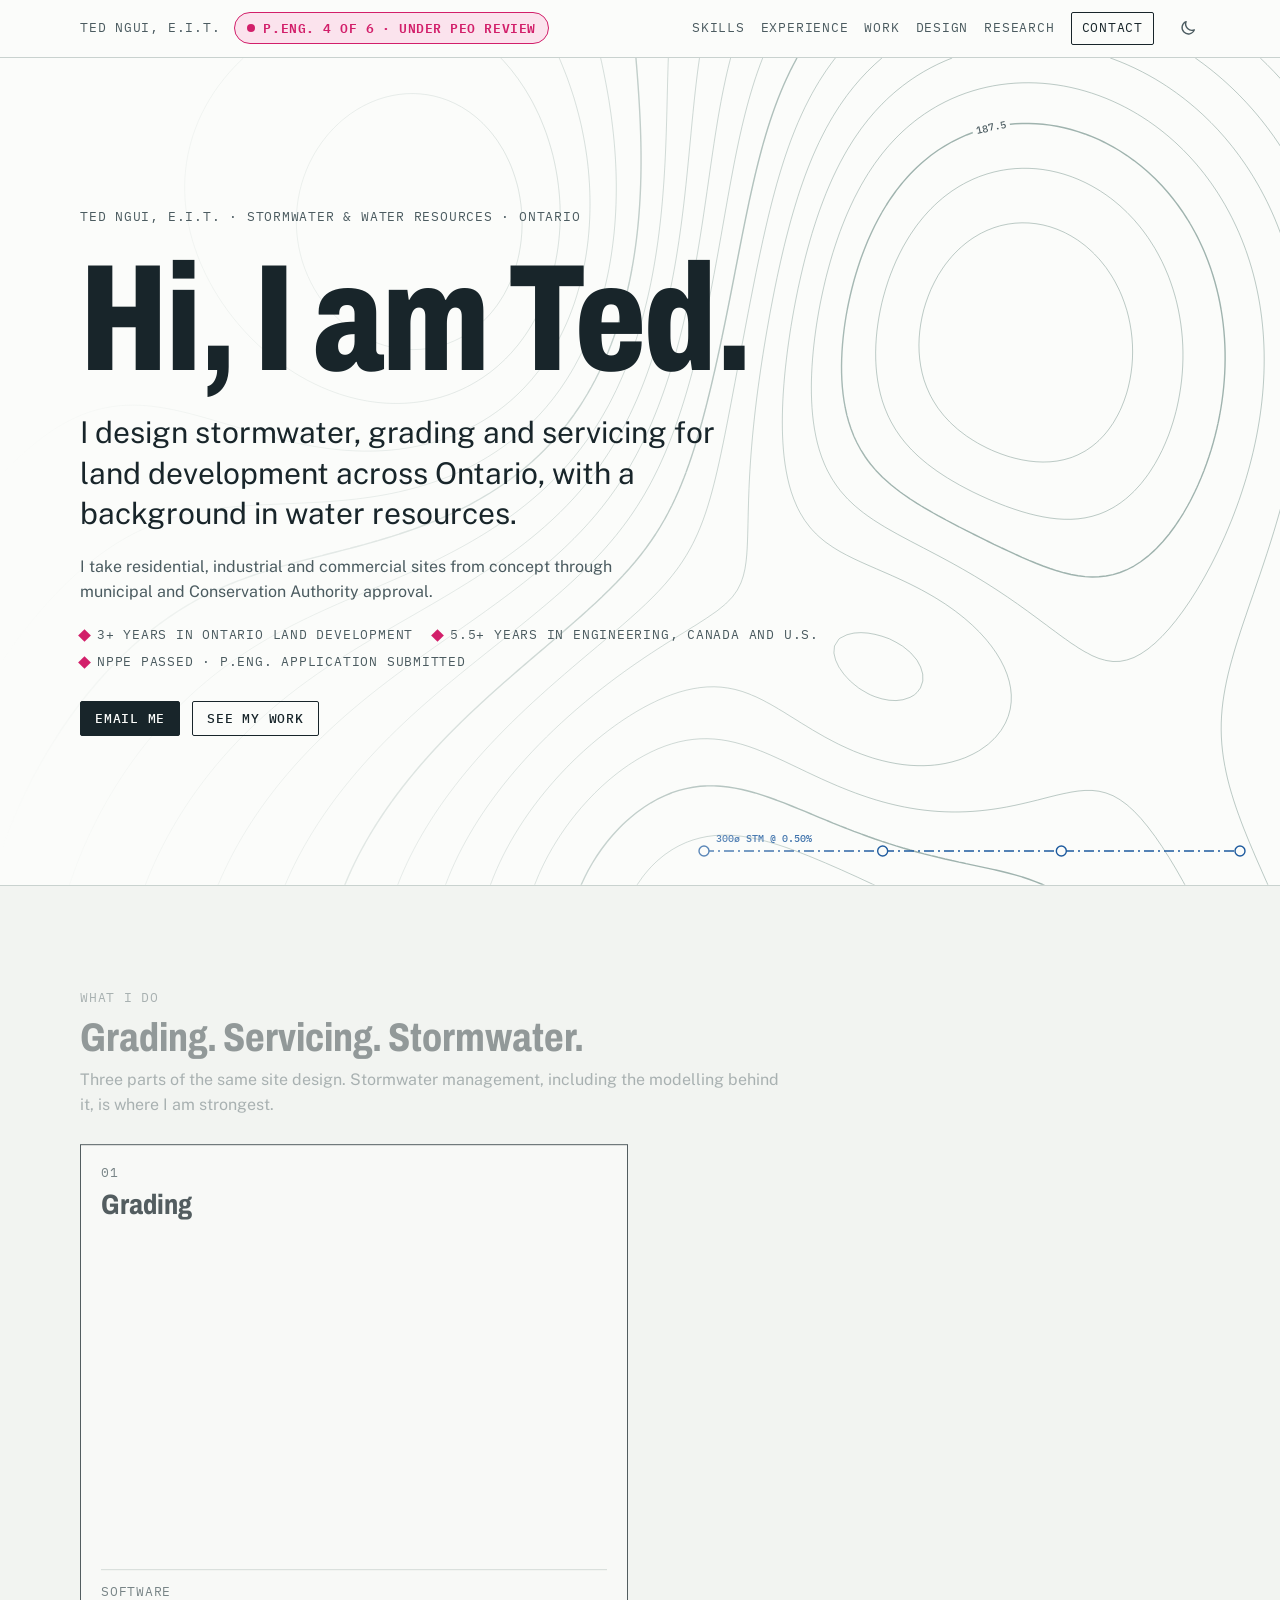
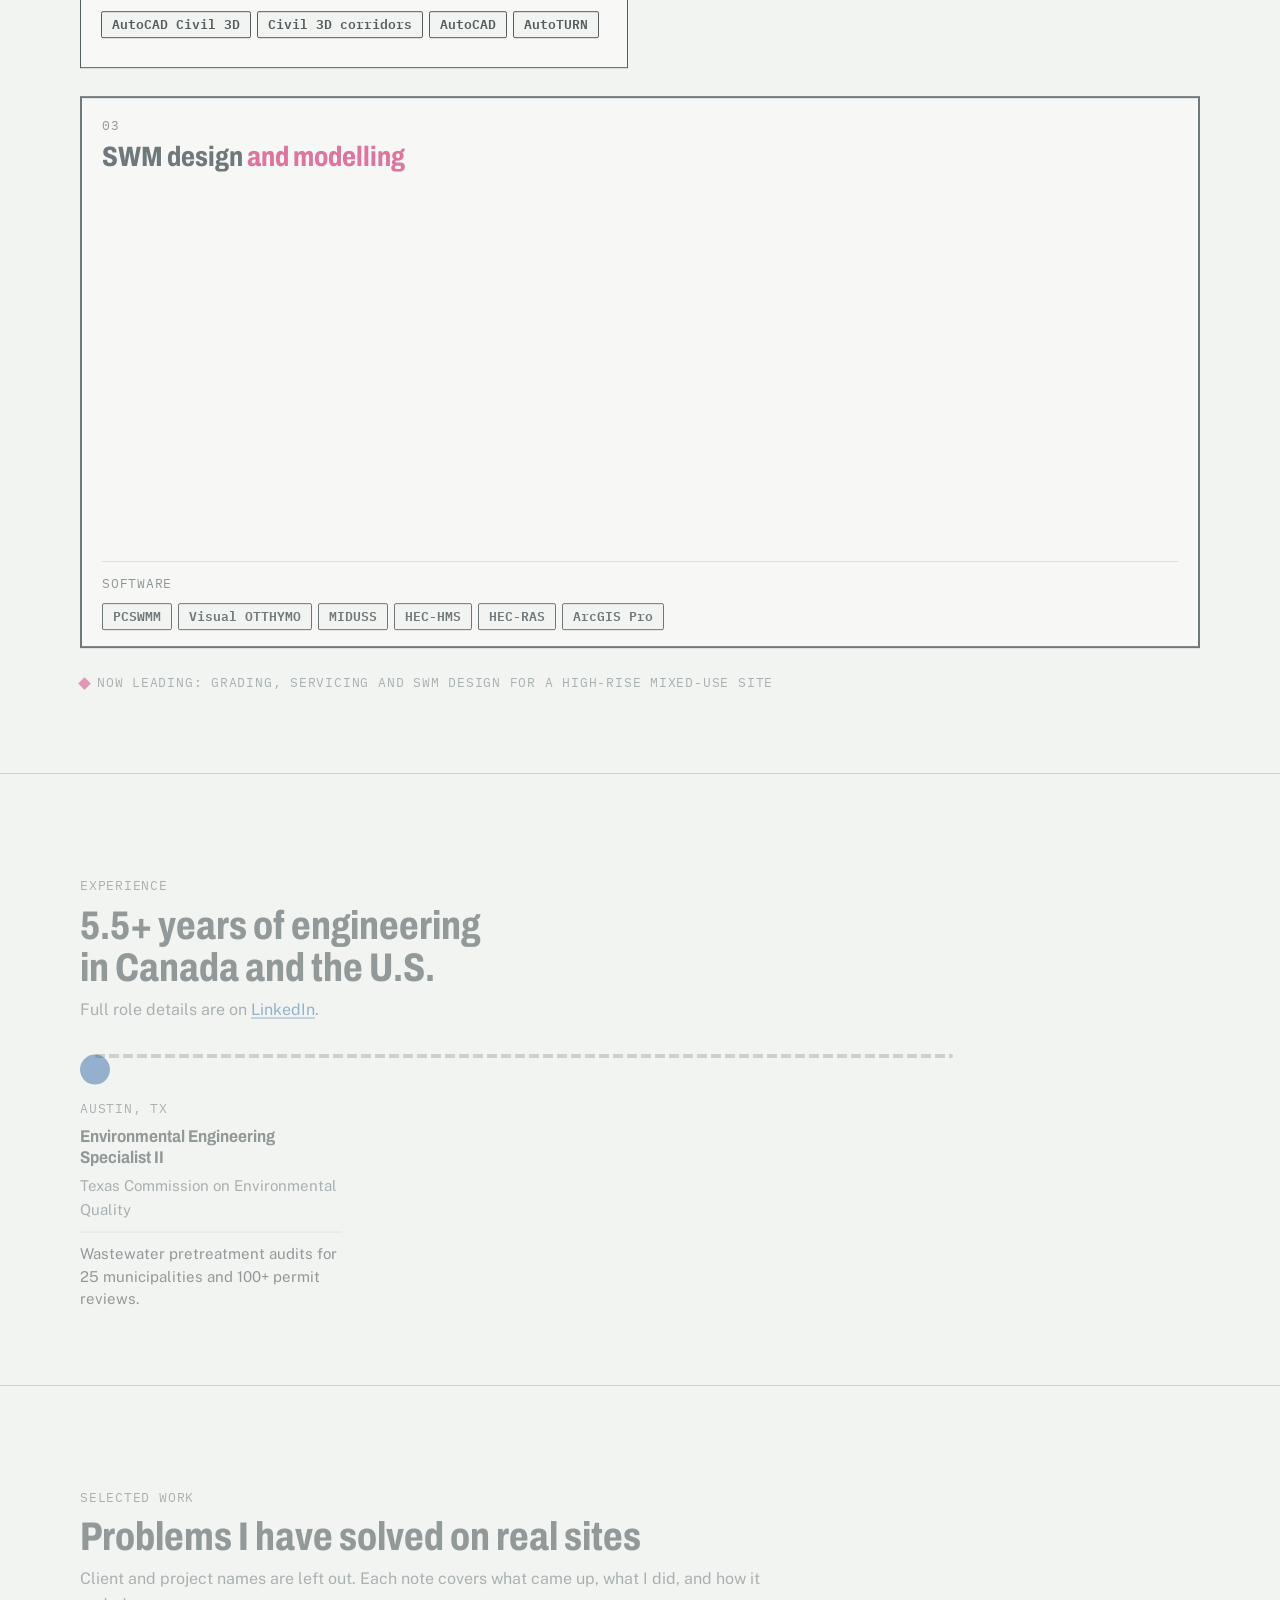
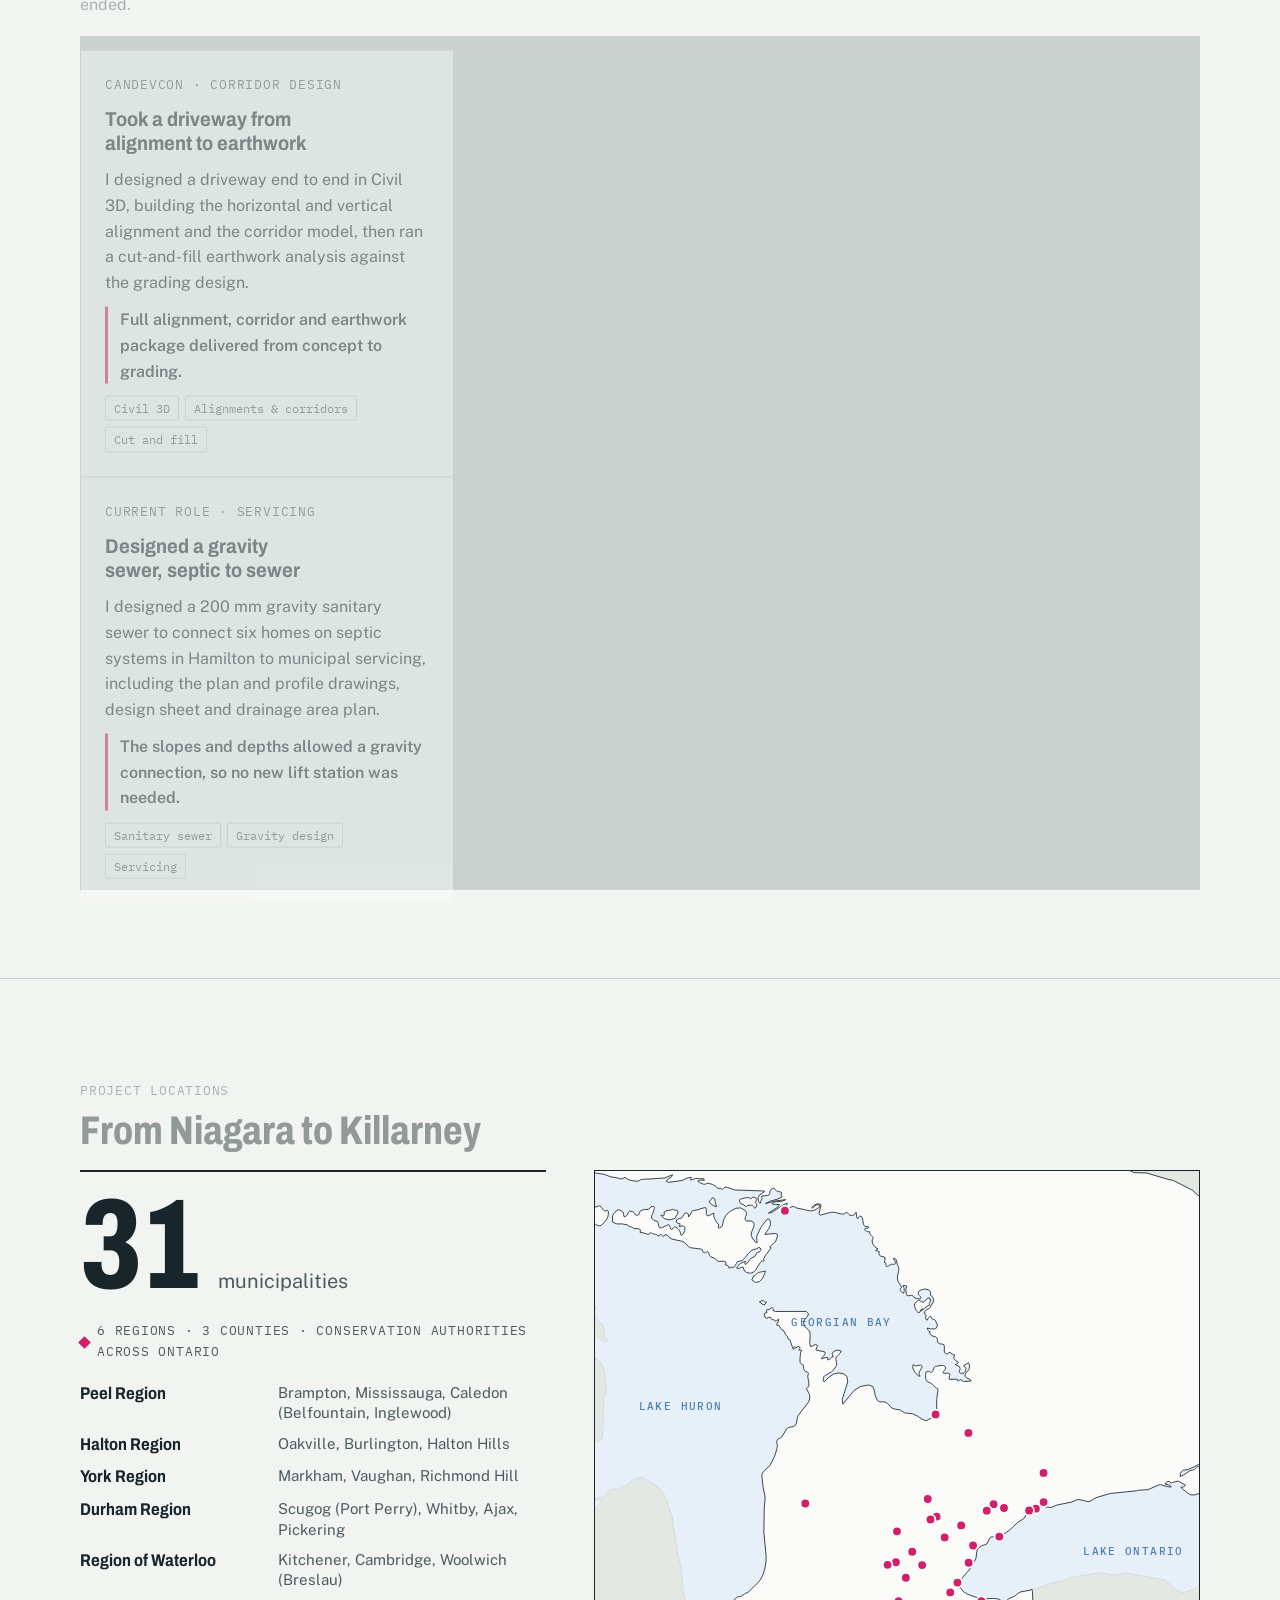
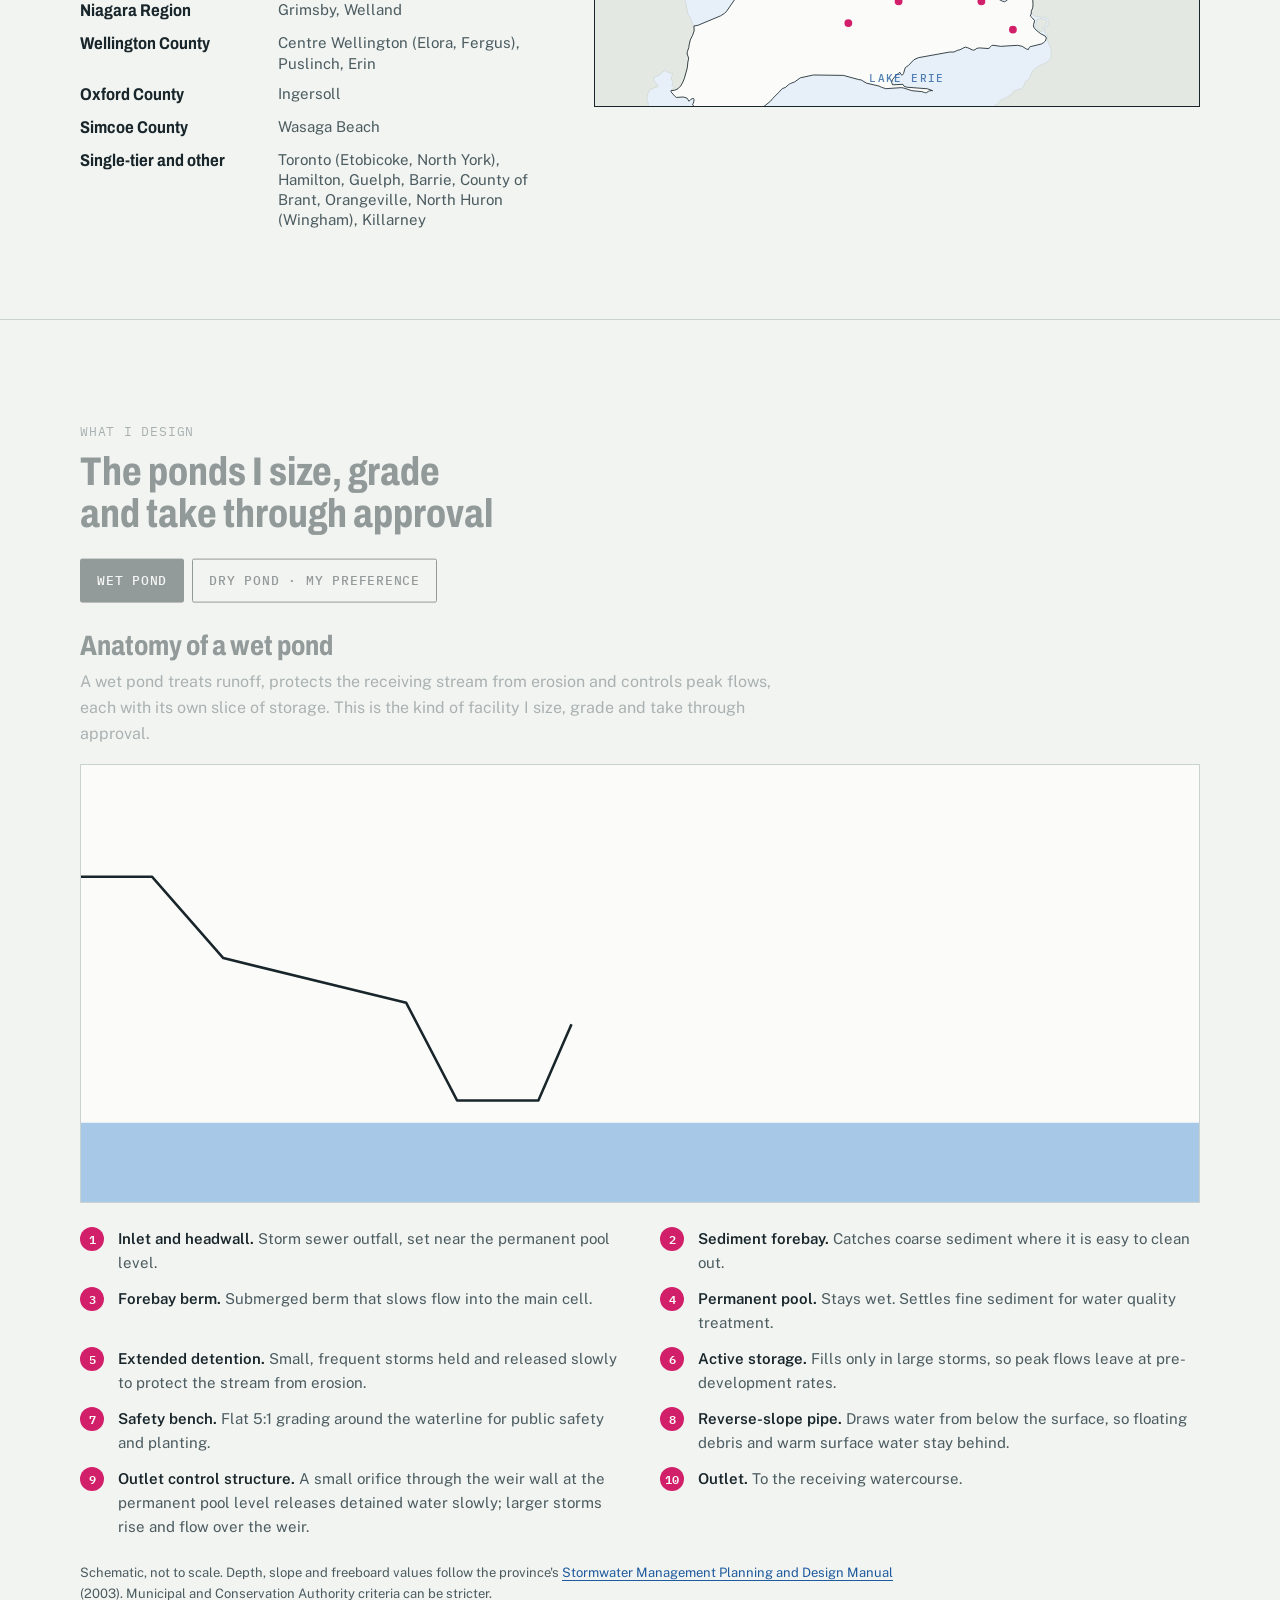
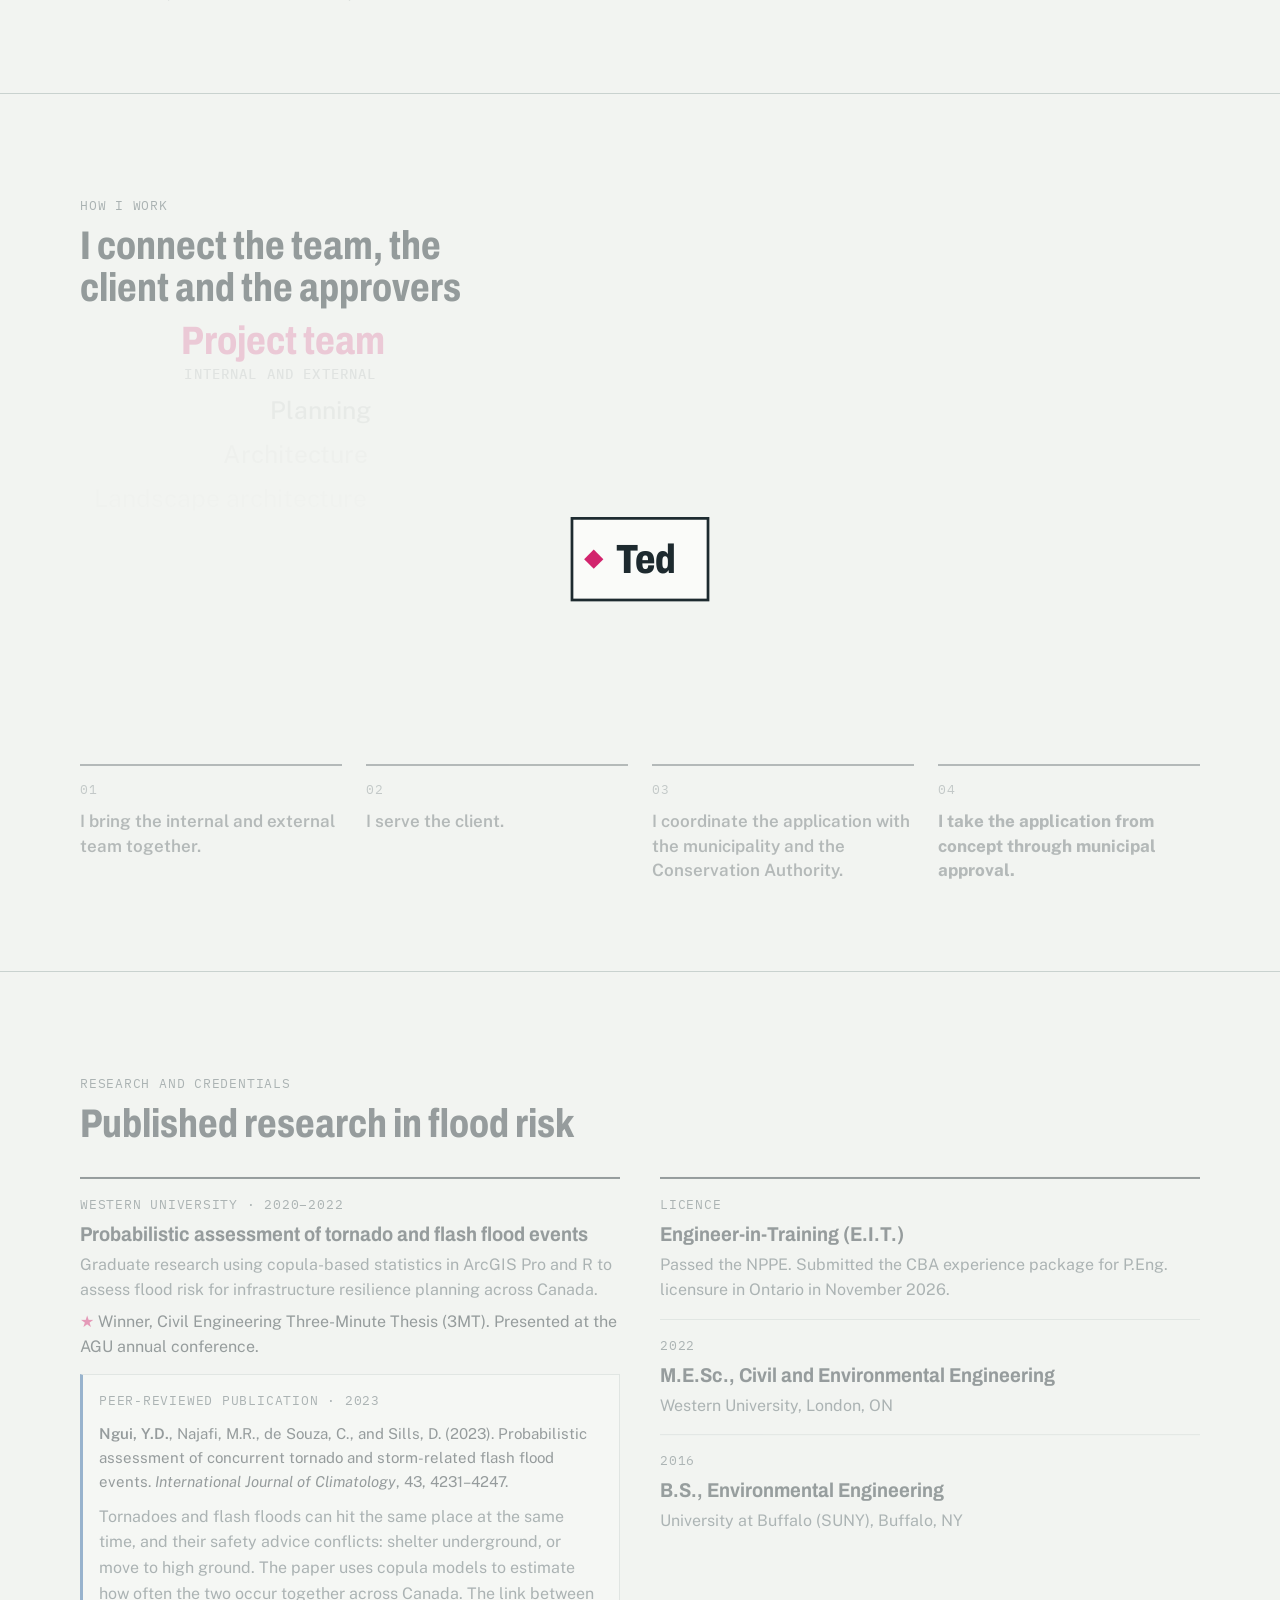
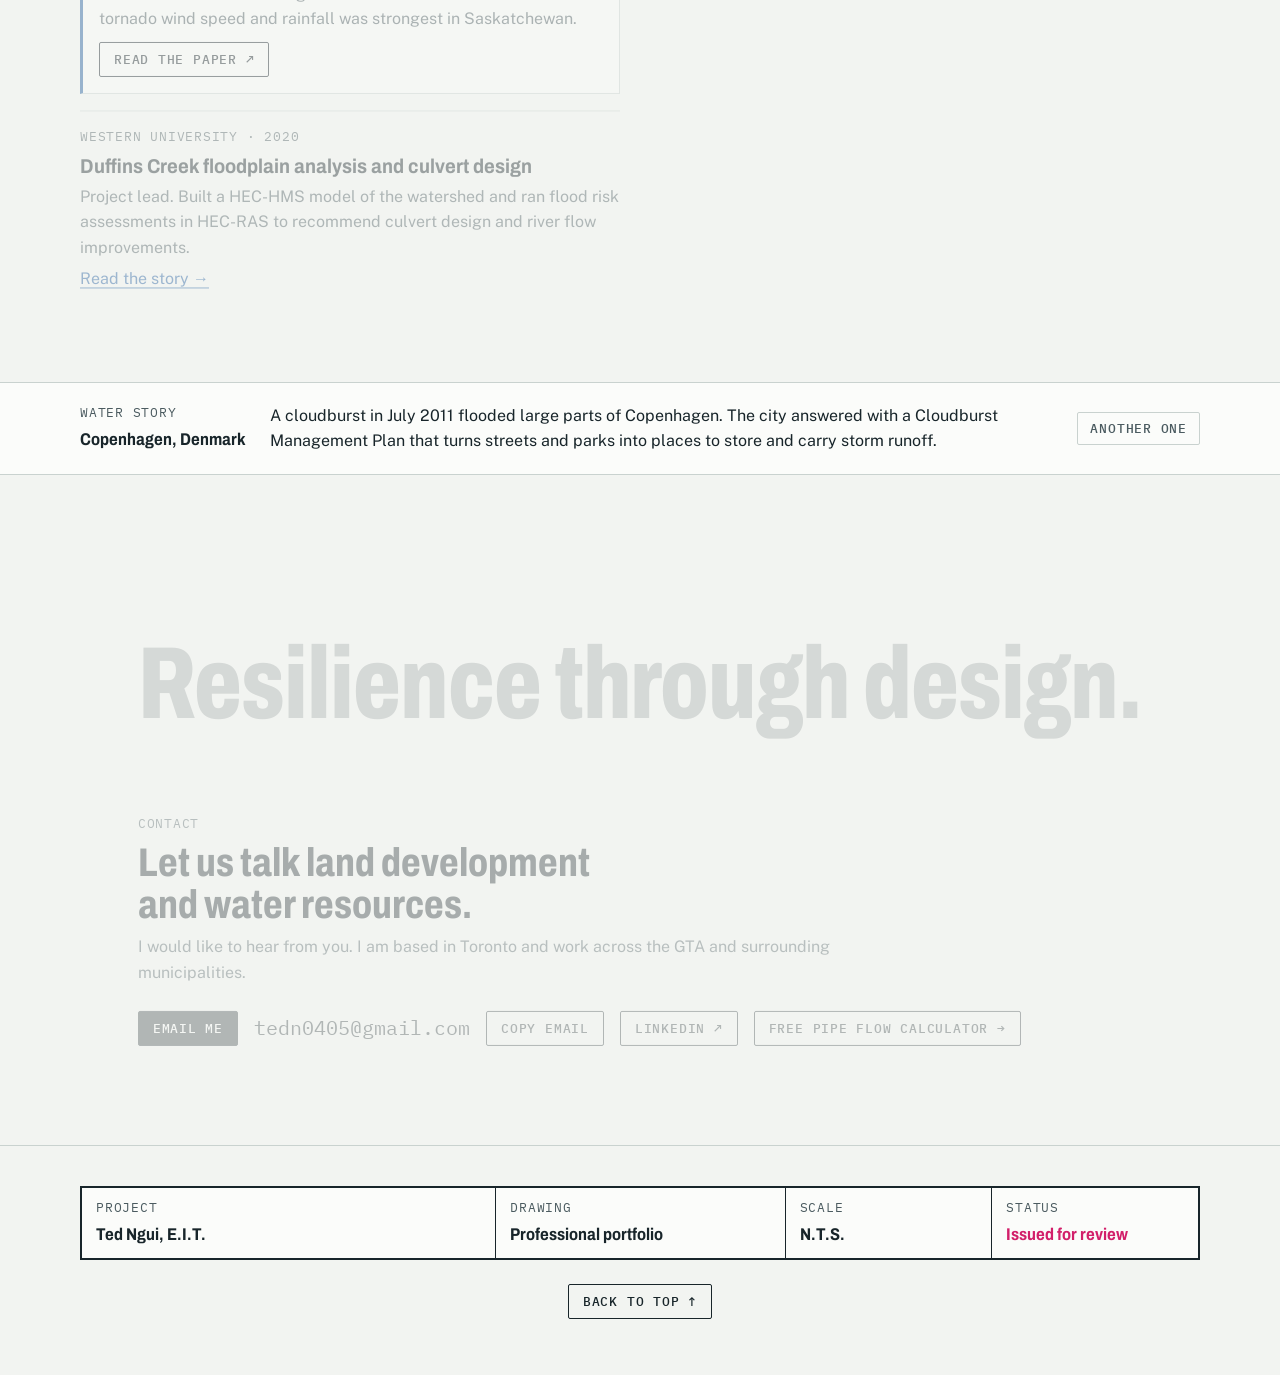
<file: index.html>
<!doctype html>
<html lang="en">
<head>
<meta charset="utf-8">
<meta name="viewport" content="width=device-width, initial-scale=1, viewport-fit=cover">
<script src="/theme.js"></script>
<title>Ted Ngui, E.I.T.</title>
<meta name="description" content="Ted Ngui, E.I.T. Land development engineer in Ontario focused on stormwater management and water resources.">
<link rel="preconnect" href="https://fonts.googleapis.com">
<link rel="preconnect" href="https://fonts.gstatic.com" crossorigin>
<link rel="stylesheet" href="https://fonts.googleapis.com/css2?family=Archivo:wdth,wght@62..125,500..800&family=IBM+Plex+Mono:wght@400;500&family=Public+Sans:ital,wght@0,400;0,600;1,400&display=swap">
<style>
/* Layout: one drawing sheet. A contour plan sits behind the hero, the body reads as plan notes, and the page closes on a title block. */
:root {
  --paper: #f2f4f1;
  --sheet: #fbfcfa;
  --ink: #18252a;
  --ink-soft: #4b5b60;
  --line: #c9d2cf;
  --contour: #9fb3ae;
  --pipe: #1d5a9e;
  --flag: #d21f6a;       /* survey flagging tape, used sparingly */
  --flag-wash: #fbe3ed;
  --water: #a7c8e6; --water-2: #cde0f1; --water-3: #e7f0f8; --earth: #e4e8e3;

  --f-display: "Archivo", "Arial Narrow", "Helvetica Neue", Arial, sans-serif;
  --f-body: "Public Sans", "Segoe UI", Roboto, Helvetica, Arial, sans-serif;
  --f-note: "IBM Plex Mono", ui-monospace, "SFMono-Regular", Menlo, Consolas, monospace;

  --s-1: 0.8125rem; --s0: 1rem; --s1: 1.25rem; --s2: 1.75rem; --s3: 2.5rem; --s4: clamp(2.75rem, 7vw, 5rem);
  --wrap: 72rem;
}
@media (prefers-color-scheme: dark) {
  :root:not([data-theme="light"]) {
    --paper: #0f1517; --sheet: #141c1f; --ink: #e2e9e6; --ink-soft: #9fb0ad;
    --line: #2b383c; --contour: #3c5a57; --pipe: #7fb2ee; --flag: #ff5c9b; --flag-wash: #3a1626;
    --water: #26507a; --water-2: #1c3b59; --water-3: #172b3e; --earth: #1a2326;
    color-scheme: dark;
  }
}
:root[data-theme="dark"] {
  --paper: #0f1517; --sheet: #141c1f; --ink: #e2e9e6; --ink-soft: #9fb0ad;
  --line: #2b383c; --contour: #3c5a57; --pipe: #7fb2ee; --flag: #ff5c9b; --flag-wash: #3a1626;
    --water: #26507a; --water-2: #1c3b59; --water-3: #172b3e; --earth: #1a2326;
  color-scheme: dark;
}

* { box-sizing: border-box; }
body { margin: 0; }
img { max-width: 100%; }
html { scroll-behavior: smooth; }
@media (prefers-reduced-motion: reduce) { html { scroll-behavior: auto; } }
body {
  background: var(--paper);
  color: var(--ink);
  font-family: var(--f-body);
  font-size: var(--s0);
  line-height: 1.6;
}
a { color: var(--pipe); text-underline-offset: 3px; }
a:focus-visible, button:focus-visible { outline: 2px solid var(--flag); outline-offset: 3px; border-radius: 2px; }

.wrap {
  max-width: var(--wrap);
  margin-inline: auto;
  padding-left: max(16px, env(safe-area-inset-left, 0px));
  padding-right: max(16px, env(safe-area-inset-right, 0px));
}
.note {
  font-family: var(--f-note);
  font-size: var(--s-1);
  letter-spacing: 0.06em;
  text-transform: uppercase;
  color: var(--ink-soft);
}
h1, h2, h3 { font-family: var(--f-display); text-wrap: balance; margin: 0; }
h2 { font-size: var(--s3); font-weight: 750; font-stretch: 78%; line-height: 1.05; }
h3 { font-size: var(--s1); font-weight: 700; font-stretch: 90%; line-height: 1.2; }
p { margin: 0; }

/* Top bar */
.topbar { border-bottom: 1px solid var(--line); background: var(--sheet); }
.topbar > .wrap { display: flex; flex-wrap: wrap; align-items: center; justify-content: space-between; gap: 8px 24px; padding-block: 12px; }
.topbar nav { display: flex; flex-wrap: wrap; gap: 4px 20px; }
.topbar nav a { color: var(--ink-soft); text-decoration: none; font-family: var(--f-note); font-size: var(--s-1); text-transform: uppercase; letter-spacing: 0.06em; }
.topbar nav a:hover { color: var(--ink); }

/* Hero */
.hero { position: relative; overflow: hidden; border-bottom: 1px solid var(--line); background: var(--sheet); }
#plan {
  position: absolute; inset: 0; width: 100%; height: 100%;
  -webkit-mask-image: linear-gradient(90deg, transparent 0%, rgba(0,0,0,.35) 35%, #000 70%);
          mask-image: linear-gradient(90deg, transparent 0%, rgba(0,0,0,.35) 35%, #000 70%);
}
.hero .wrap { position: relative; padding-block: clamp(48px, 9vw, 112px); display: grid; gap: 20px; }
.hero h1 { font-size: var(--s4); font-weight: 800; font-stretch: 72%; line-height: 0.95; letter-spacing: -0.01em; }
.hero h1 span { color: var(--ink-soft); font-weight: 600; }
.hero .lede { max-width: 38rem; font-size: var(--s1); line-height: 1.5; }
.hero .meta { display: flex; flex-wrap: wrap; gap: 6px 20px; }
.stake { display: inline-flex; align-items: center; gap: 8px; }
.stake::before { content: ""; width: 9px; height: 9px; background: var(--flag); transform: rotate(45deg); flex: none; }

/* Sections */
section { padding-block: clamp(48px, 7vw, 88px); border-bottom: 1px solid var(--line); }
.sec-head { display: grid; gap: 8px; margin-bottom: 32px; max-width: 44rem; }
.sec-head p { color: var(--ink-soft); }

/* Hero: fills the window and settles in on arrival */
.hero { display: grid; align-items: center; min-height: min(92vh, 62rem); min-height: min(92svh, 62rem); }
.hero h1 { font-size: clamp(3.75rem, 12vw, 9.5rem); }
.hero .lede { font-size: clamp(1.25rem, 2.4vw, 1.875rem); line-height: 1.35; max-width: 40rem; }
.hero .lede-more { max-width: 38rem; color: var(--ink-soft); }
@media (prefers-reduced-motion: no-preference) {
  .hero .wrap > * { animation: hero-rise 0.8s cubic-bezier(.2,.7,.2,1) both; }
  .hero .wrap > :nth-child(1) { animation-delay: 0.25s; }
  .hero .wrap > :nth-child(2) { animation-delay: 0.4s; }
  .hero .wrap > :nth-child(3) { animation-delay: 0.75s; }
  .hero .wrap > :nth-child(4) { animation-delay: 1s; }
  .hero .wrap > :nth-child(5) { animation-delay: 1.25s; }
  .hero .wrap > :nth-child(6) { animation-delay: 1.45s; }
  #plan { animation: hero-wipe 1.7s cubic-bezier(.65,0,.35,1) both; }
}
@keyframes hero-rise { from { opacity: 0; transform: translateY(28px); } }
@keyframes hero-wipe { from { clip-path: inset(0 0 0 100%); } to { clip-path: inset(0 0 0 0); } }

/* What I do */
.skills { display: grid; grid-template-columns: 1fr 1fr; gap: 24px; }
.skill.big { grid-column: 1 / -1; }
.skill.big svg { max-width: 820px; }
.skill { border: 1px solid var(--ink); background: var(--sheet); padding: 18px 20px 16px; display: grid; gap: 6px; align-content: start; }
.skill.big { border-width: 2px; }
.skill h3 { font-size: var(--s2); font-weight: 750; font-stretch: 80%; line-height: 1.05; margin-bottom: 8px; }
.skill h3 em { font-style: normal; color: var(--flag); }
.skill svg { display: block; width: 100%; height: auto; }
.skill .tools { color: var(--ink); margin-top: 6px; }
.g-lbl { font: 500 20px var(--f-note); fill: var(--ink-soft); letter-spacing: 0.03em; }
.g-strong { fill: var(--ink); font-weight: 600; }
.g-pipe { fill: var(--pipe); }
.g-halo { paint-order: stroke; stroke: var(--sheet); stroke-width: 5px; }
.leading { margin-top: 28px; }
@media (max-width: 900px) { .skills { grid-template-columns: minmax(0, 1fr); } }

/* Across Ontario */
.onmap { display: grid; grid-template-columns: minmax(0, 1fr) minmax(0, 1.3fr); gap: 24px 48px; align-items: start; }
.onmap-count { display: flex; align-items: baseline; gap: 14px; border-top: 2px solid var(--ink); padding-top: 16px; }
.onmap-count b { font-family: var(--f-display); font-size: clamp(4.5rem, 10vw, 8rem); font-weight: 800; font-stretch: 72%; line-height: 0.9; font-variant-numeric: tabular-nums; }
.onmap-count span { font-size: var(--s1); color: var(--ink-soft); }
.onmap-ca { margin-top: 18px; }
.groups { margin-top: 20px; display: grid; gap: 10px; }
.grp { display: grid; grid-template-columns: 11.5rem minmax(0, 1fr); gap: 4px 14px; font-size: 0.9375rem; line-height: 1.35; color: var(--line); transition: color 0.3s; }
.grp b { font-family: var(--f-display); font-stretch: 85%; font-weight: 700; font-size: 1.0625rem; }
.grp.on { color: var(--ink); }
.grp.on span { color: var(--ink-soft); }
.mapbox { border: 1px solid var(--ink); line-height: 0; background: var(--sheet); }
.mapbox svg { display: block; width: 100%; height: auto; }
.pin circle { fill: var(--flag); stroke: var(--sheet); stroke-width: 3; }
.lake { font: 500 19px var(--f-note); fill: var(--pipe); letter-spacing: 0.12em; text-transform: uppercase; text-anchor: middle; opacity: 0.75; }
@media (max-width: 760px) {
  .onmap { display: flex; flex-direction: column; align-items: stretch; gap: 20px; }
  .onmap > div:first-child { display: contents; }
  .onmap .sec-head { order: 1; margin-bottom: 0; }
  .onmap-count { order: 2; }
  .mapbox { order: 3; }
  .onmap-ca { order: 4; margin-top: 0; }
  .groups { order: 5; margin-top: 0; }
  .grp { grid-template-columns: minmax(0, 1fr); gap: 2px; }
  .lake { display: none; }
}

/* How I work */
.team svg { display: block; width: 100%; height: auto; overflow: visible; }
.t-head { font: 750 58px var(--f-display); font-stretch: 80%; fill: var(--ink); }
.t-flag { fill: var(--flag); }
.t-sub { font: 500 21px var(--f-note); letter-spacing: 0.08em; fill: var(--ink-soft); }
.t-lbl { font: 500 36px var(--f-body); fill: var(--ink); }
.t-line { fill: none; stroke: var(--ink); stroke-width: 2.5; }
.t-me { font: 800 60px var(--f-display); font-stretch: 78%; fill: var(--ink); }
.t-cap { margin: 20px 0 0; min-height: 3.2em; font: 650 var(--s2) var(--f-body); color: var(--ink); transition: opacity 0.25s; }
.team-lists { display: none; }
.team-lists h3 { font-size: var(--s2); font-stretch: 80%; }
.team-lists .t-flag-h { color: var(--flag); }
.team-lists ul { margin: 10px 0 0; padding-left: 1.1rem; display: grid; gap: 4px; font-size: var(--s1); }
@media (max-width: 800px) { .team svg, .t-cap { display: none; } .team-lists { display: grid; gap: 28px; } }

/* Tagline */
.tagline { background: var(--sheet); padding-block: clamp(96px, 18vw, 220px); text-align: center; }
.tag-line { font-family: var(--f-display); font-weight: 800; font-stretch: 72%; font-size: clamp(2.5rem, 9vw, 7.5rem); line-height: 1; letter-spacing: -0.01em; text-wrap: balance; }
.tag-rule { height: 6px; width: min(180px, 30%); background: var(--flag); margin: clamp(20px, 3vw, 40px) auto 0; }

/* Figures */
.figures { display: grid; grid-template-columns: repeat(4, minmax(0, 1fr)); border-top: 2px solid var(--ink); }
.fig { padding: 20px 20px 4px 0; display: grid; gap: 6px; align-content: start; }
.fig + .fig { padding-left: 20px; border-left: 1px solid var(--line); }
.fig b { font-family: var(--f-display); font-size: var(--s3); font-weight: 800; font-stretch: 75%; line-height: 1; font-variant-numeric: tabular-nums; }
.fig b em { font-style: normal; color: var(--flag); }
.fig span { color: var(--ink-soft); font-size: 0.9375rem; line-height: 1.45; }
@media (max-width: 760px) {
  .figures { grid-template-columns: repeat(2, minmax(0, 1fr)); }
  .fig:nth-child(3) { padding-left: 0; border-left: 0; }
  .fig:nth-child(n+3) { border-top: 1px solid var(--line); }
}

/* Case notes */
.cases { display: grid; grid-template-columns: repeat(auto-fill, minmax(min(100%, 20rem), 1fr)); gap: 1px; background: var(--line); border: 1px solid var(--line); }
.case { background: var(--sheet); padding: 24px; display: grid; gap: 12px; grid-template-rows: auto auto 1fr auto; min-width: 0; }
.case .result { font-weight: 600; border-left: 3px solid var(--flag); padding-left: 12px; }
.tags { display: flex; flex-wrap: wrap; gap: 6px; }
.tags li { list-style: none; font-family: var(--f-note); font-size: 0.75rem; padding: 2px 8px; border: 1px solid var(--line); border-radius: 2px; color: var(--ink-soft); }
.tags { margin: 0; padding: 0; }

/* Experience */
.timeline { display: grid; gap: 0; }
.role { display: grid; grid-template-columns: 13rem minmax(0, 1fr); gap: 8px 32px; padding-block: 28px; border-top: 1px solid var(--line); }
.role:first-child { border-top: 2px solid var(--ink); }
.role .when { display: grid; gap: 4px; align-content: start; }
.role .when b { font-family: var(--f-note); font-weight: 500; font-size: 0.875rem; font-variant-numeric: tabular-nums; }
.role .what { display: grid; gap: 10px; min-width: 0; }
.role .firm { color: var(--ink-soft); }
.role ul { margin: 0; padding-left: 1.1rem; display: grid; gap: 6px; max-width: 46rem; }
.role li::marker { color: var(--flag); }
@media (max-width: 760px) { .role { grid-template-columns: minmax(0, 1fr); } }

/* Toolkit */
.kit { display: grid; grid-template-columns: repeat(auto-fit, minmax(min(100%, 15rem), 1fr)); gap: 32px; }
.kit div { display: grid; gap: 10px; align-content: start; border-top: 2px solid var(--ink); padding-top: 14px; }
.kit ul { margin: 0; padding: 0; list-style: none; display: grid; gap: 4px; }

/* Research & credentials */
.two { display: grid; grid-template-columns: repeat(auto-fit, minmax(min(100%, 22rem), 1fr)); gap: 40px; }
.entry { display: grid; gap: 6px; padding-block: 16px; border-top: 1px solid var(--line); }
.entry:first-of-type { border-top: 2px solid var(--ink); }
.entry p { color: var(--ink-soft); }
.entry .award { color: var(--ink); }
.entry .award::before { content: "★ "; color: var(--flag); }

/* P.Eng. path: a pipe run with a maintenance hole per step */
.peng { display: grid; gap: 20px; }
.peng-head { display: flex; flex-wrap: wrap; align-items: baseline; justify-content: space-between; gap: 8px 24px; }
.peng-head b { font-family: var(--f-display); font-stretch: 80%; font-weight: 800; font-size: var(--s2); font-variant-numeric: tabular-nums; }
.peng-head b em { font-style: normal; color: var(--flag); }
.steps { list-style: none; margin: 0; padding: 0; display: grid; grid-template-columns: repeat(6, minmax(0, 1fr)); position: relative; }
.steps::before, .steps::after { content: ""; position: absolute; top: 13px; height: 4px; left: 8.333%; border-radius: 2px; }
.steps::before { right: 8.333%; background: repeating-linear-gradient(90deg, var(--line) 0 10px, transparent 10px 14px); }
.steps::after { width: var(--done, 0%); background: var(--pipe); }
.steps li { position: relative; z-index: 1; display: grid; justify-items: center; text-align: center; gap: 6px; padding-inline: 4px; min-width: 0; }
.mh { width: 30px; height: 30px; border-radius: 50%; border: 2px solid var(--line); background: var(--sheet); display: grid; place-items: center; font: 600 0.8125rem/1 var(--f-note); color: var(--ink-soft); }
.steps .done .mh { background: var(--pipe); border-color: var(--pipe); color: var(--sheet); }
.steps .now .mh { border-color: var(--flag); color: var(--flag); box-shadow: 0 0 0 5px var(--flag-wash); }
.steps .now .mh::after { content: ""; width: 10px; height: 10px; border-radius: 50%; background: var(--flag); }
.steps .now .mh span { display: none; }
.steps strong { font-family: var(--f-display); font-stretch: 88%; font-size: 1.0625rem; line-height: 1.2; }
.steps li { align-content: start; }
@media (min-width: 601px) { .steps strong { min-height: 2.4em; display: flex; align-items: flex-start; justify-content: center; } }
.steps small { font-family: var(--f-note); font-size: 0.75rem; text-transform: uppercase; letter-spacing: 0.05em; color: var(--ink-soft); }
.steps .now small { color: var(--flag); }
@media (prefers-reduced-motion: no-preference) { .steps .now .mh { animation: ping 2.4s ease-in-out infinite; } }
@keyframes ping { 50% { box-shadow: 0 0 0 9px var(--flag-wash); } }
@media (max-width: 600px) {
  .steps { grid-template-columns: minmax(0, 1fr); gap: 14px; }
  .steps::before, .steps::after { left: 13px; top: 15px; width: 4px; height: auto; }
  .steps::before { right: auto; bottom: 15px; background: repeating-linear-gradient(180deg, var(--line) 0 10px, transparent 10px 14px); }
  .steps::after { height: var(--done-v, 0%); bottom: auto; }
  .steps li { grid-template-columns: 30px minmax(0, 1fr); justify-items: start; text-align: left; column-gap: 14px; row-gap: 0; padding-inline: 0; }
  .steps li .mh { grid-row: span 2; }
}

.pub { display: grid; gap: 10px; justify-items: start; margin-top: 8px; padding: 16px; background: var(--sheet); border: 1px solid var(--line); border-left: 3px solid var(--pipe); }
.pub p { color: var(--ink-soft); }
.pub .cite { color: var(--ink); font-size: 0.9375rem; }
.pub .cite b { font-weight: 600; }

/* Water stories and what is new */
.fact { background: var(--sheet); border-bottom: 1px solid var(--line); }
.fact .wrap { display: grid; grid-template-columns: auto minmax(0, 1fr) auto; gap: 8px 24px; align-items: center; padding-block: 20px; }
.fact .tag { display: grid; gap: 2px; }
.fact .where { font-family: var(--f-display); font-stretch: 85%; font-weight: 700; font-size: 1.0625rem; }
.fact p { max-width: 52rem; }
.fact button { font: 500 var(--s-1)/1 var(--f-note); text-transform: uppercase; letter-spacing: 0.06em; padding: 9px 12px; border: 1.5px solid var(--line); background: transparent; color: var(--ink-soft); border-radius: 2px; cursor: pointer; white-space: nowrap; }
.fact button:hover { border-color: var(--ink); color: var(--ink); }
@media (max-width: 760px) { .fact .wrap { grid-template-columns: minmax(0, 1fr); } .fact button { justify-self: start; } }

/* Wet pond section */
.pond { margin: 0; display: grid; gap: 24px; }
.pond-scroll { overflow-x: auto; border: 1px solid var(--line); background: var(--sheet); -webkit-overflow-scrolling: touch; }
.pond svg { display: block; width: 100%; min-width: 760px; height: auto; }
.pond .lbl { font: 500 13px var(--f-note); letter-spacing: 0.03em; fill: var(--ink-soft); paint-order: stroke; stroke: var(--sheet); stroke-width: 4px; stroke-linejoin: round; }
.pond .lbl-strong { fill: var(--ink); }
.pond .earth { fill: var(--earth); }
.pond .p-hatch { stroke: var(--contour); stroke-width: 1; }
.pond .w-pp { fill: var(--water); }
.pond .w-ed { fill: var(--water-2); }
.pond .w-active { fill: var(--water-3); }
.pond .p-active { stroke: var(--water-2); stroke-width: 2; }
.pond .silt { fill: var(--line); }
.pond .p-dot { fill: var(--ink-soft); }
.pond .pipe-buried { fill: var(--sheet); stroke: var(--ink); stroke-width: 1.5; }
.pond .concrete { fill: var(--line); stroke: var(--ink); stroke-width: 1.5; }
.pond .structure-in { fill: var(--sheet); }
.pond .orifice-gap { fill: var(--flag); }
.pond .grate { stroke: var(--ink); stroke-width: 3; }
.pond .profile { fill: none; stroke: var(--ink); stroke-width: 2.5; stroke-linejoin: round; }
.pond .lvl { stroke: var(--pipe); stroke-width: 1.2; stroke-dasharray: 8 5; }
.pond .lvl-nwl { stroke-dasharray: none; stroke-width: 1.8; }
.pond .tri, .pond .m-fill { fill: var(--pipe); }
.pond .flow { stroke: var(--pipe); stroke-width: 2; fill: none; }
.pond .dim, .pond .m-line { stroke: var(--ink); stroke-width: 1.2; fill: none; }
.pond .ext { stroke: var(--ink-soft); stroke-width: 1; stroke-dasharray: 2 3; }
.pond .leader { stroke: var(--ink-soft); stroke-width: 1; }
.pond .keys circle { fill: var(--flag); }
.pond .keys text { font: 600 12px var(--f-note); fill: var(--sheet); text-anchor: middle; }
.pond-key { list-style: none; margin: 0; padding: 0; counter-reset: k; display: grid; grid-template-columns: repeat(2, minmax(0, 1fr)); gap: 12px 40px; }
@media (max-width: 700px) { .pond-key { grid-template-columns: minmax(0, 1fr); } }
.pond-key li { counter-increment: k; position: relative; padding-left: 38px; min-height: 24px; color: var(--ink-soft); font-size: 0.9375rem; }
.pond-key li::before { content: counter(k); position: absolute; left: 0; top: 0; width: 24px; height: 24px; border-radius: 50%; background: var(--flag); color: var(--sheet); font: 600 12px/24px var(--f-note); text-align: center; }
.pond-key b { color: var(--ink); font-weight: 600; }
.pond figcaption { font-size: var(--s-1); color: var(--ink-soft); max-width: 52rem; }
.pond-hint { display: none; font-family: var(--f-note); font-size: 0.75rem; color: var(--ink-soft); margin-top: -14px; }
@media (max-width: 800px) { .pond-hint { display: block; } }

.pond .grate-bars { stroke: var(--sheet); stroke-width: 1.5; stroke-dasharray: 3 3; }
.pond .rip { fill: var(--ink-soft); opacity: 0.55; }
.pond .tob { stroke: var(--ink); stroke-width: 1.2; stroke-dasharray: 10 4 2 4; }
.pond .lvl-e { stroke: var(--flag); }
.pond .tri-e, .pond .m-flag { fill: var(--flag); }
.pond .lbl-e { fill: var(--flag); }
.pond .flow-e { stroke: var(--flag); stroke-width: 2; fill: none; stroke-dasharray: 6 4; }
.why { display: grid; grid-template-columns: repeat(2, minmax(0, 1fr)); gap: 24px 40px; }
.why > div { display: grid; gap: 8px; align-content: start; border-top: 2px solid var(--ink); padding-top: 14px; }
.why ul { margin: 0; padding-left: 1.1rem; display: grid; gap: 6px; color: var(--ink-soft); font-size: 0.9375rem; }
.why li::marker { color: var(--flag); }
@media (max-width: 700px) { .why { grid-template-columns: minmax(0, 1fr); } }

/* Contact */
.contact { display: grid; gap: 24px; }
.contact-row { display: flex; flex-wrap: wrap; align-items: center; gap: 12px 16px; }
.email { font-family: var(--f-note); font-size: var(--s1); user-select: all; word-break: break-all; }
.btn {
  font: 500 var(--s-1)/1 var(--f-note); text-transform: uppercase; letter-spacing: 0.06em;
  padding: 10px 14px; border: 1.5px solid var(--ink); background: transparent; color: var(--ink);
  cursor: pointer; border-radius: 2px; text-decoration: none; display: inline-flex; align-items: center; gap: 8px;
}
.btn:hover { background: var(--ink); color: var(--sheet); }
.btn-solid { background: var(--ink); color: var(--sheet); }
.btn-solid:hover { background: var(--flag); border-color: var(--flag); color: #fff; }
.hero-cta { display: flex; flex-wrap: wrap; gap: 12px; margin-top: 8px; }
.topbar nav a.nav-cta { color: var(--ink); border: 1.5px solid var(--ink); padding: 5px 10px; border-radius: 2px; }
.topbar nav a.nav-cta:hover { background: var(--ink); color: var(--sheet); }
.topbar nav { align-items: center; }
.to-top { margin: 24px 0 0; text-align: center; }
.btn.copied { border-color: var(--flag); color: var(--flag); background: var(--flag-wash); }

/* Title block */
.titleblock { padding-block: 40px 56px; }
.tb { display: grid; grid-template-columns: 2fr 1.4fr 1fr 1fr; border: 2px solid var(--ink); background: var(--sheet); }
.tb > div { padding: 10px 14px; border-left: 1px solid var(--ink); display: grid; gap: 2px; min-width: 0; }
.tb > div:first-child { border-left: 0; }
.tb b { font-family: var(--f-display); font-stretch: 85%; font-weight: 700; font-size: 1.0625rem; }
.tb .issued { color: var(--flag); }
@media (max-width: 760px) {
  .tb { grid-template-columns: 1fr 1fr; }
  .tb > div:nth-child(3) { border-left: 0; }
  .tb > div:nth-child(n+3) { border-top: 1px solid var(--ink); }
}

/* Pinned top bar with the P.Eng. status */
.topbar { position: sticky; top: 0; z-index: 40; }
html { scroll-padding-top: 76px; }
.topbar-id { display: flex; flex-wrap: wrap; align-items: center; gap: 8px 14px; }
.peng-pill { display: inline-flex; align-items: center; gap: 8px; min-height: 32px; padding: 4px 12px; border: 1.5px solid var(--flag); border-radius: 999px; background: var(--flag-wash); color: var(--flag); font: 600 var(--s-1) var(--f-note); letter-spacing: 0.04em; text-transform: uppercase; cursor: pointer; }
.peng-pill:hover, .peng-pill[aria-expanded="true"] { background: var(--flag); color: #fff; }
.pp-dot { width: 8px; height: 8px; border-radius: 50%; background: currentColor; }
@media (prefers-reduced-motion: no-preference) { .pp-dot { animation: ping 2.4s ease-in-out infinite; } }
.peng-panel { border-top: 1px solid var(--line); background: var(--sheet); padding-block: 28px 32px; box-shadow: 0 18px 30px -18px rgba(0,0,0,0.35); max-height: calc(100vh - 70px); overflow: auto; }
@media (max-width: 760px) { .topbar nav a:not(.nav-cta) { display: none; } .pp-long, .topbar-id .note { display: none; } .topbar > .wrap { flex-wrap: nowrap; padding-block: 8px; } html { scroll-padding-top: 60px; } }

/* Experience: a career line, oldest to now */
.career { list-style: none; margin: 0; padding: 0; display: grid; grid-template-columns: repeat(4, minmax(0, 1fr)); gap: 24px; position: relative; }
.career::before, .career::after { content: ""; position: absolute; top: 13px; left: 15px; height: 4px; border-radius: 2px; }
.career::before { width: calc(75% + 18px); background: repeating-linear-gradient(90deg, var(--line) 0 10px, transparent 10px 14px); }
.career::after { width: calc((75% + 18px) * var(--p, 1)); background: var(--pipe); }
.career li { position: relative; z-index: 1; display: grid; gap: 6px; align-content: start; min-width: 0; }
.career .mh { margin-bottom: 8px; }
.career .done .mh { background: var(--pipe); border-color: var(--pipe); }
.career .now .mh { border-color: var(--flag); box-shadow: 0 0 0 5px var(--flag-wash); }
.career .now .mh::after { content: ""; width: 10px; height: 10px; border-radius: 50%; background: var(--flag); }
.career .now .note { color: var(--flag); }
@media (prefers-reduced-motion: no-preference) { .career .now .mh { animation: ping 2.4s ease-in-out infinite; } }
.career strong { font-family: var(--f-display); font-stretch: 88%; font-size: 1.0625rem; line-height: 1.25; }
.career .firm { color: var(--ink-soft); font-size: 0.9375rem; }
.career p { font-size: 0.9375rem; line-height: 1.5; margin-top: 4px; padding-top: 10px; border-top: 1px solid var(--line); }
@media (max-width: 760px) {
  .career { grid-template-columns: minmax(0, 1fr); gap: 0; }
  .career::before, .career::after { display: none; }
  .career li { padding: 0 0 28px 46px; }
  .career .mh { position: absolute; left: 0; top: 0; }
  .career li:not(:last-child)::before { content: ""; position: absolute; left: 13px; top: 30px; bottom: 0; width: 4px; background: var(--pipe); border-radius: 2px; }
}

/* What I design: one section, two ponds */
.tabs { display: flex; flex-wrap: wrap; gap: 8px; margin: -8px 0 28px; }
.tabs [role="tab"] { min-height: 44px; padding: 8px 16px; border: 1.5px solid var(--ink); border-radius: 2px; background: transparent; color: var(--ink); font: 500 var(--s-1) var(--f-note); letter-spacing: 0.06em; text-transform: uppercase; cursor: pointer; }
.tabs [role="tab"]:hover { border-color: var(--flag); color: var(--flag); }
.tabs [aria-selected="true"], .tabs [aria-selected="true"]:hover { background: var(--ink); border-color: var(--ink); color: var(--sheet); }
.pond-panel .sec-head h3 { font-size: var(--s2); font-weight: 750; font-stretch: 80%; line-height: 1.1; }

/* Contact: the tagline closes the story */
.close-line { padding-bottom: clamp(24px, 4vw, 48px); }
.close-line .tag-line { font-size: clamp(2.5rem, 8vw, 6.5rem); }
.close-line .tag-rule { margin: clamp(16px, 2vw, 28px) 0 0; }

/* Software on each skill card */
.sw { display: grid; gap: 8px; margin-top: 14px; padding-top: 12px; border-top: 1px solid var(--line); }
.sw-tags { display: flex; flex-wrap: wrap; gap: 6px; margin: 0; padding: 0; list-style: none; }
.sw-tags li { padding: 4px 10px; border: 1.5px solid var(--ink); border-radius: 2px; font: 600 0.8125rem/1.3 var(--f-note); color: var(--ink); background: var(--paper); }
@media (min-width: 761px) { .topbar > .wrap { flex-wrap: nowrap; } .topbar nav { flex-wrap: nowrap; gap: 4px 16px; } }
@media (min-width: 761px) and (max-width: 1060px) { .topbar-id .note { display: none; } }
.next-up { display: flex; flex-wrap: wrap; align-items: baseline; gap: 4px 12px; margin-top: 8px; padding-top: 16px; border-top: 1px solid var(--line); }
.next-up b { font-family: var(--f-display); font-stretch: 85%; font-weight: 750; font-size: var(--s1); }
.next-up span:last-child { color: var(--ink-soft); }
/* How I work: the four beats stay on screen and light up in order */
.t-steps { list-style: none; margin: 28px 0 0; padding: 0; display: grid; grid-template-columns: repeat(4, minmax(0, 1fr)); gap: 24px; }
.t-steps li { display: grid; gap: 8px; align-content: start; padding-top: 14px; border-top: 2px solid var(--ink); }
.t-steps p { font: 600 1.0625rem/1.45 var(--f-body); color: var(--ink); }
.t-steps li:last-child p { font-weight: 750; }
.js-beats .t-steps li { opacity: 0.28; transition: opacity 0.5s, border-color 0.5s; }
.js-beats .t-steps li.lit { opacity: 1; }
.js-beats .t-steps li.now { border-top-color: var(--flag); }
.js-beats .t-steps li.now .note { color: var(--flag); }
@media (max-width: 800px) { .t-steps { grid-template-columns: minmax(0, 1fr); gap: 16px; } .js-beats .t-steps li { opacity: 1; } }
/* Contact fills the last screen, so the page ends clean */
#contact { min-height: 100vh; min-height: calc(100svh - var(--foot, 0px)); display: grid; align-content: center; }
@media (max-height: 860px) and (min-width: 801px) { #contact { padding-block: 32px; } .close-line { padding-bottom: 20px; } .close-line .tag-line { font-size: clamp(2.5rem, 6vw, 4.75rem); } }
</style>
</head>
<body>
<header class="topbar">
  <div class="wrap">
    <div class="topbar-id">
      <span class="note">Ted Ngui, E.I.T.</span>
      <button class="peng-pill" type="button" aria-expanded="false" aria-controls="peng"><span class="pp-dot" aria-hidden="true"></span>P.Eng. 4 of 6<span class="pp-long"> · Under PEO review</span></button>
    </div>
    <nav aria-label="Sections" data-theme-slot>
      <a href="#skills">Skills</a>
      <a href="#experience">Experience</a>
      <a href="#work">Work</a>
      <a href="#design">Design</a>
      <a href="#research">Research</a>
      <a class="nav-cta" href="#contact">Contact</a>
    </nav>
  </div>
  <div class="peng-panel" id="peng" role="region" aria-labelledby="peng-h" hidden>
    <div class="wrap peng">
      <div class="peng-head">
        <div class="sec-head" style="margin-bottom:0">
          <span class="note">Licensure</span>
          <h2 id="peng-h">Path to P.Eng.</h2>
          <p>Licensure with Professional Engineers Ontario. My academic requirements are verified and I have passed the NPPE. I submitted my competency-based assessment (CBA), the experience record PEO uses to assess 34 engineering competencies, in November 2026, and my application is now with PEO for review.</p>
        </div>
        <b>4 <em>of</em> 6 steps done</b>
      </div>
      <ol class="steps" style="--done:66.7%;--done-v:75%" aria-label="P.Eng. licensure progress: 4 of 6 steps complete, CBA submitted in November 2026 and application under PEO review">
        <li class="done"><span class="mh" aria-hidden="true"><span>✓</span></span><strong>Academic</strong><small>Verified</small></li>
        <li class="done"><span class="mh" aria-hidden="true"><span>✓</span></span><strong>E.I.T.</strong><small>Enrolled</small></li>
        <li class="done"><span class="mh" aria-hidden="true"><span>✓</span></span><strong>NPPE</strong><small>Passed</small></li>
        <li class="done"><span class="mh" aria-hidden="true"><span>✓</span></span><strong>CBA experience record</strong><small>Submitted Nov 2026</small></li>
        <li class="now"><span class="mh" aria-hidden="true"><span>5</span></span><strong>Application</strong><small>Under PEO review</small></li>
        <li><span class="mh" aria-hidden="true"><span>6</span></span><strong>P.Eng. licence</strong><small>Goal</small></li>
      </ol>
      <p class="next-up"><span class="note">Up next</span><b>PMP</b><span>Project Management Professional, Project Management Institute (PMI)</span></p>
    </div>
  </div>
</header>

<main>
  <div class="hero" id="top">
    <canvas id="plan" aria-hidden="true"></canvas>
    <div class="wrap">
      <span class="note">Ted Ngui, E.I.T. · Stormwater &amp; water resources · Ontario</span>
      <h1>Hi, I am Ted.</h1>
      <p class="lede">I design stormwater, grading and servicing for land development across Ontario, with a background in water resources.</p>
      <p class="lede-more">I take residential, industrial and commercial sites from concept through municipal and Conservation Authority approval.</p>
      <div class="meta note">
        <span class="stake">3+ years in Ontario land development</span>
        <span class="stake">5.5+ years in engineering, Canada and U.S.</span>
        <span class="stake">NPPE passed · P.Eng. application submitted</span>
      </div>
      <div class="hero-cta">
        <a class="btn btn-solid" href="mailto:tedn0405@gmail.com">Email me</a>
        <a class="btn" href="#work">See my work</a>
      </div>
    </div>
  </div>


  <section id="skills" aria-labelledby="skills-h">
    <div class="wrap">
      <div class="sec-head">
        <span class="note">What I do</span>
        <h2 id="skills-h">Grading. Servicing. Stormwater.</h2>
        <p>Three parts of the same site design. Stormwater management, including the modelling behind it, is where I am strongest.</p>
      </div>
      <div class="skills">
        <div class="skill"><span class="note">01</span><h3>Grading</h3><div class="draw">
          <svg viewBox="0 0 480 300" role="img" aria-label="Schematic site grading plan: finished floor 181.65 and grade 181.50 at the building; the paved area slopes at 2.0% and 1.5% to one catchbasin at 181.36.">
            <defs><marker id="g-arr" viewBox="0 0 10 10" refX="8" refY="5" markerWidth="5" markerHeight="5" orient="auto"><path d="M0,0 L10,5 L0,10 z" fill="var(--pipe)"></path></marker></defs>
            <path d="M20,262 L420,262" stroke="var(--ink-soft)" stroke-width="1.4"></path>
            <text x="220" y="284" class="g-lbl" text-anchor="middle" style="font-size:14px">STREET</text>
            <rect x="40" y="30" width="360" height="220" fill="none" stroke="var(--ink)" stroke-width="2" stroke-dasharray="16 5 3 5"></rect>
            <rect x="150" y="50" width="140" height="70" fill="var(--earth)" stroke="var(--ink)" stroke-width="2"></rect>
            <text x="220" y="80" class="g-lbl" text-anchor="middle" style="font-size:13px">BLDG</text>
            <text x="220" y="104" class="g-lbl g-strong" text-anchor="middle" style="font-size:16px">FFE 181.65</text>
            <g stroke="var(--pipe)" stroke-width="2" fill="none" marker-end="url(#g-arr)">
              <line x1="220" y1="124" x2="220" y2="180"></line><line x1="64" y1="238" x2="208" y2="193"></line><line x1="376" y1="238" x2="232" y2="193"></line>
            </g>
            <rect x="213" y="183" width="14" height="14" fill="var(--sheet)" stroke="var(--pipe)" stroke-width="1.8"></rect><path d="M213,183 l14,14 M227,183 l-14,14" stroke="var(--pipe)" stroke-width="1.2"></path>
            <g stroke="var(--flag)" stroke-width="1.8"><path d="M216,117 l8,8 M224,117 l-8,8 M56,236 l8,8 M64,236 l-8,8 M376,236 l8,8 M384,236 l-8,8"></path></g>
            <g class="g-lbl" style="font-size:14px"><text x="230" y="140">181.50</text><text x="220" y="230" text-anchor="middle">CB 181.36</text><text x="56" y="220">181.61</text><text x="384" y="220" text-anchor="end">181.61</text></g>
            <g class="g-lbl g-pipe" style="font-size:14px"><text x="230" y="165">2.0%</text><text x="140" y="203" text-anchor="middle">1.5%</text><text x="300" y="203" text-anchor="middle">1.5%</text></g>
            <g transform="translate(450,60)"><path d="M0,-20 L7,5 L0,0 L-7,5 z" fill="var(--ink)"></path><text y="22" class="g-lbl g-strong" text-anchor="middle" style="font-size:14px">N</text></g>
          </svg></div><div class="sw"><span class="note">Software</span><ul class="sw-tags"><li>AutoCAD Civil 3D</li><li>Civil 3D corridors</li><li>AutoCAD</li><li>AutoTURN</li></ul></div></div>
        <div class="skill"><span class="note">02</span><h3>Servicing</h3><div class="draw">
          <svg viewBox="0 0 400 260" role="img" aria-label="Schematic servicing plan of a road right-of-way: watermain with valve and hydrant, storm sewer with maintenance holes and catchbasins, and sanitary sewer with maintenance holes.">
            <defs><marker id="s-flow" viewBox="0 0 10 10" refX="5" refY="5" markerWidth="5" markerHeight="5" orient="auto"><path d="M0,0 L10,5 L0,10 z" fill="var(--ink)"></path></marker></defs>
            <g stroke="var(--ink)" stroke-width="1.8" stroke-dasharray="16 5 3 5"><path d="M30,18 L388,18"></path><path d="M30,242 L388,242"></path></g>
            <g class="g-lbl" style="font-size:13px"><text x="388" y="13" text-anchor="end">PL</text><text x="388" y="256" text-anchor="end">PL</text></g>
            <g stroke="var(--ink-soft)" stroke-width="1.2"><path d="M30,38 L388,38"></path><path d="M30,222 L388,222"></path></g>
            <g transform="translate(14,90)"><path d="M0,-18 L6,4 L0,0 L-6,4 z" fill="var(--ink)"></path><text y="20" class="g-lbl g-strong" text-anchor="middle" style="font-size:13px">N</text></g>
            <path d="M34,56 L384,56" stroke="var(--ink-soft)" stroke-width="2"></path>
            <path d="M232,50 L232,62 L248,50 L248,62 z" fill="var(--sheet)" stroke="var(--ink-soft)" stroke-width="1.6"></path>
            <path d="M330,56 L330,44" stroke="var(--ink-soft)" stroke-width="1.6"></path><circle cx="330" cy="40" r="5" fill="var(--sheet)" stroke="var(--ink-soft)" stroke-width="1.6"></circle>
            <text x="262" y="78" class="g-lbl g-halo" style="font-size:16px">150ø WM</text>
            <g stroke="var(--pipe)" stroke-width="1.2" stroke-dasharray="3 3"><path d="M50,46 L50,100"></path><path d="M200,46 L200,100"></path></g>
            <g fill="var(--sheet)" stroke="var(--pipe)" stroke-width="1.6"><rect x="44" y="38" width="12" height="10"></rect><rect x="194" y="38" width="12" height="10"></rect></g>
            <path d="M34,108 L384,108" stroke="var(--pipe)" stroke-width="3" stroke-dasharray="14 5 3 5"></path>
            <g fill="var(--sheet)" stroke="var(--pipe)" stroke-width="2.5"><circle cx="50" cy="108" r="9"></circle><circle cx="200" cy="108" r="9"></circle><circle cx="350" cy="108" r="9"></circle></g>
            <g class="g-lbl g-pipe g-halo" text-anchor="middle" style="font-size:16px"><text id="mh-a" x="50" y="133">MH1</text><text id="mh-b" x="200" y="133">MH2</text><text x="350" y="133">EX MH</text></g>
            <text x="64" y="96" class="g-lbl g-pipe g-halo" style="font-size:16px">300ø STM @ 0.50%</text>
            <path d="M30,142 L388,142" stroke="var(--line)" stroke-width="1.4" stroke-dasharray="18 8 4 8"></path><text x="34" y="157" class="g-lbl g-halo" style="font-size:13px">℄ ROAD</text>
            <path d="M34,176 L384,176" stroke="var(--ink)" stroke-width="2.5" stroke-dasharray="9 6"></path>
            <g fill="var(--sheet)" stroke="var(--ink)" stroke-width="2.5"><circle cx="110" cy="176" r="9"></circle><circle cx="290" cy="176" r="9"></circle></g>
            <g class="g-lbl g-halo" text-anchor="middle" style="font-size:16px"><text x="110" y="160">MH1A</text><text x="290" y="160">MH2A</text></g>
            <text x="126" y="200" class="g-lbl g-strong g-halo" style="font-size:16px">200ø SAN @ 0.40%</text>
            <g fill="var(--pipe)"><path d="M276,103 L286,108 L276,113 z"></path></g><g fill="var(--ink)"><path d="M216,171 L226,176 L216,181 z"></path></g>
          </svg></div><div class="sw"><span class="note">Software</span><ul class="sw-tags"><li>AutoCAD Civil 3D</li><li>InfoWater</li></ul></div></div>
        <div class="skill big"><span class="note">03</span><h3>SWM design <em>and modelling</em></h3><div class="draw">
          <svg viewBox="0 0 600 260" role="img" aria-label="Schematic hydrograph: uncontrolled inflow peaks high and early; the controlled release peaks lower and later; the area between them is storage.">
            <path d="M50.0,222.0L55.9,221.7L61.6,220.7L67.2,219.1L72.6,216.9L77.8,214.2L82.9,210.9L87.8,207.2L92.6,203.1L97.3,198.5L101.9,193.6L106.3,188.3L110.7,182.7L114.9,176.8L119.1,170.7L123.1,164.4L127.1,157.9L131.0,151.3L134.9,144.6L138.7,137.8L142.5,131.0L146.2,124.2L149.9,117.4L153.6,110.7L157.3,104.1L160.9,97.6L164.6,91.3L168.3,85.2L171.9,79.3L175.6,73.7L179.4,68.4L183.1,63.5L187.0,58.9L190.8,54.8L194.8,51.1L198.8,47.8L202.8,45.1L207.0,42.9L211.2,41.3L215.6,40.3L220.0,40.0L224.4,40.3L228.8,41.2L233.0,42.6L237.2,44.5L241.3,46.9L245.4,49.8L249.4,53.1L253.4,56.8L257.3,60.8L261.2,65.2L265.2,69.9L269.1,74.9L273.1,80.2L277.1,85.7L281.2,91.4L285.3,97.2L289.5,103.2L293.7,109.3L298.1,115.5L302.5,121.8L307.1,128.0L311.7,134.3L316.6,140.5L321.5,146.7L325.0,150.0L324.0,150.0L317.7,150.1L311.4,150.5L305.2,151.2L298.9,152.0L292.6,153.1L286.4,154.4L280.1,155.8L273.8,157.5L267.5,159.3L261.2,161.2L254.9,163.3L248.6,165.6L242.2,167.9L235.8,170.3L229.4,172.8L222.9,175.3L216.5,178.0L209.9,180.6L203.4,183.3L196.8,186.0L190.1,188.7L183.4,191.4L176.6,194.0L169.8,196.7L162.9,199.2L155.9,201.7L148.9,204.1L141.8,206.4L134.7,208.7L127.4,210.8L120.1,212.7L112.7,214.5L105.2,216.2L97.6,217.6L89.9,218.9L82.1,220.0L74.3,220.8L66.3,221.5L58.2,221.9L50.0,222.0Z" id="h-stor" fill="var(--water-2)"></path>
            <path d="M50,24 L50,222 L580,222" fill="none" stroke="var(--ink)" stroke-width="2"></path>
            <path d="M50.0,222.0L55.9,221.7L61.6,220.7L67.2,219.1L72.6,216.9L77.8,214.2L82.9,210.9L87.8,207.2L92.6,203.1L97.3,198.5L101.9,193.6L106.3,188.3L110.7,182.7L114.9,176.8L119.1,170.7L123.1,164.4L127.1,157.9L131.0,151.3L134.9,144.6L138.7,137.8L142.5,131.0L146.2,124.2L149.9,117.4L153.6,110.7L157.3,104.1L160.9,97.6L164.6,91.3L168.3,85.2L171.9,79.3L175.6,73.7L179.4,68.4L183.1,63.5L187.0,58.9L190.8,54.8L194.8,51.1L198.8,47.8L202.8,45.1L207.0,42.9L211.2,41.3L215.6,40.3L220.0,40.0L224.4,40.3L228.8,41.2L233.0,42.6L237.2,44.5L241.3,46.9L245.4,49.8L249.4,53.1L253.4,56.8L257.3,60.8L261.2,65.2L265.2,69.9L269.1,74.9L273.1,80.2L277.1,85.7L281.2,91.4L285.3,97.2L289.5,103.2L293.7,109.3L298.1,115.5L302.5,121.8L307.1,128.0L311.7,134.3L316.6,140.5L321.5,146.7L326.6,152.8L331.9,158.8L337.4,164.6L343.1,170.2L348.9,175.7L355.0,180.9L361.3,185.9L367.8,190.5L374.6,194.9L381.7,198.9L389.0,202.5L396.6,205.7L404.5,208.5L412.7,210.8L421.2,212.7L430.0,214.0L570.0,220.0" fill="none" stroke="var(--ink-soft)" stroke-width="2.5" stroke-dasharray="7 5"></path>
            <path d="M50.0,222.0L58.2,221.9L66.3,221.5L74.3,220.8L82.1,220.0L89.9,218.9L97.6,217.6L105.2,216.2L112.7,214.5L120.1,212.7L127.4,210.8L134.7,208.7L141.8,206.4L148.9,204.1L155.9,201.7L162.9,199.2L169.8,196.7L176.6,194.0L183.4,191.4L190.1,188.7L196.8,186.0L203.4,183.3L209.9,180.6L216.5,178.0L222.9,175.3L229.4,172.8L235.8,170.3L242.2,167.9L248.6,165.6L254.9,163.3L261.2,161.2L267.5,159.3L273.8,157.5L280.1,155.8L286.4,154.4L292.6,153.1L298.9,152.0L305.2,151.2L311.4,150.5L317.7,150.1L324.0,150.0L330.4,150.1L336.6,150.4L342.8,150.9L348.8,151.6L354.8,152.4L360.6,153.4L366.4,154.6L372.0,155.9L377.7,157.3L383.2,158.9L388.8,160.6L394.3,162.4L399.7,164.2L405.2,166.2L410.6,168.2L416.1,170.4L421.5,172.5L427.0,174.7L432.5,177.0L438.0,179.2L443.6,181.5L449.2,183.8L454.9,186.2L460.7,188.4L466.5,190.7L472.4,193.0L478.5,195.2L484.6,197.3L490.9,199.4L497.2,201.5L503.8,203.4L510.4,205.3L517.2,207.1L524.2,208.7L531.4,210.3L538.7,211.7L546.2,213.0L553.9,214.2L561.9,215.2L570.0,216.0" fill="none" stroke="var(--pipe)" stroke-width="4"></path>
            <text x="252" y="44" class="g-lbl">Uncontrolled inflow</text>
            <text x="356" y="128" class="g-lbl g-pipe">Controlled release</text>
            <text x="200" y="152" class="g-lbl g-strong" text-anchor="middle">Storage</text>
            <text x="60" y="22" class="g-lbl">Flow</text><text x="580" y="248" class="g-lbl" text-anchor="end">Time</text>
            <text x="50" y="248" class="g-lbl">SCHEMATIC</text>
          </svg></div>
          <div class="sw"><span class="note">Software</span><ul class="sw-tags"><li>PCSWMM</li><li>Visual OTTHYMO</li><li>MIDUSS</li><li>HEC-HMS</li><li>HEC-RAS</li><li>ArcGIS Pro</li></ul></div></div>
      </div>
      <p class="note leading"><span class="stake">Now leading: grading, servicing and SWM design for a high-rise mixed-use site</span></p>
    </div>
  </section>

  <section id="experience" aria-labelledby="exp-h">
    <div class="wrap">
      <div class="sec-head">
        <span class="note">Experience</span>
        <h2 id="exp-h">5.5+ years of engineering in Canada and the U.S.</h2>
        <p>Full role details are on <a href="https://www.linkedin.com/in/yeudeckngui" target="_blank" rel="noopener">LinkedIn</a>.</p>
      </div>
      <ol class="career">
        <li class="done"><span class="mh" aria-hidden="true"></span><span class="note">Austin, TX</span><strong>Environmental Engineering Specialist II</strong><span class="firm">Texas Commission on Environmental Quality</span><p>Wastewater pretreatment audits for 25 municipalities and 100+ permit reviews.</p></li>
        <li class="done"><span class="mh" aria-hidden="true"></span><span class="note">Brampton, ON</span><strong>Municipal Design Engineer in Training</strong><span class="firm">Candevcon Group Inc.</span><p>Grading, servicing and SWM on 20+ site and subdivision developments.</p></li>
        <li class="done"><span class="mh" aria-hidden="true"></span><span class="note">Mississauga, ON</span><strong>Engineering Assistant, Land Development</strong><span class="firm">R.J. Burnside and Associates</span><p>Sewer and SWM design on municipal water and wastewater infrastructure, and solid waste approvals.</p></li>
        <li class="now"><span class="mh" aria-hidden="true"></span><span class="note">Burlington, ON · Now</span><strong>Intermediate Project Designer</strong><span class="firm">S. Llewellyn &amp; Associates Limited (SLA)</span><p>Grading, servicing, SWM and erosion and sediment control for site plans, through municipal approval.</p></li>
      </ol>
    </div>
  </section>

  <section id="work" aria-labelledby="work-h">
    <div class="wrap">
      <div class="sec-head">
        <span class="note">Selected work</span>
        <h2 id="work-h">Problems I have solved on real sites</h2>
        <p>Client and project names are left out. Each note covers what came up, what I did, and how it ended.</p>
      </div>
      <div class="cases">
        <article class="case">
          <span class="note">Candevcon · Corridor design</span>
          <h3>Took a driveway from alignment to earthwork</h3>
          <p>I designed a driveway end to end in Civil 3D, building the horizontal and vertical alignment and the corridor model, then ran a cut-and-fill earthwork analysis against the grading design.</p>
          <p class="result">Full alignment, corridor and earthwork package delivered from concept to grading.</p>
          <ul class="tags"><li>Civil 3D</li><li>Alignments &amp; corridors</li><li>Cut and fill</li></ul>
        </article>
        <article class="case">
          <span class="note">Candevcon · Stormwater</span>
          <h3>Split clean and treated runoff</h3>
          <p>I designed the stormwater system segment by segment and separated the clean and treated runoff streams.</p>
          <p class="result">Fewer treatment units and less required storage volume.</p>
          <ul class="tags"><li>SWM</li><li>Water quality</li><li>Optimization</li></ul>
        </article>
        <article class="case">
          <span class="note">Burnside · Stormwater</span>
          <h3>Resized and relocated a constrained pond</h3>
          <p>A site constraint meant the stormwater pond had to change. I ran hydrologic modelling in MIDUSS, with sewer network analysis and surcharge checks, to resize and relocate it.</p>
          <p class="result">Pond resized and relocated to work within the site constraint.</p>
          <ul class="tags"><li>SWM pond</li><li>MIDUSS</li><li>Hydrology</li></ul>
        </article>
        <article class="case">
          <span class="note">Current role · Servicing</span>
          <h3>Designed a gravity sewer, septic to sewer</h3>
          <p>I designed a 200 mm gravity sanitary sewer to connect six homes on septic systems in Hamilton to municipal servicing, including the plan and profile drawings, design sheet and drainage area plan.</p>
          <p class="result">The slopes and depths allowed a gravity connection, so no new lift station was needed.</p>
          <ul class="tags"><li>Sanitary sewer</li><li>Gravity design</li><li>Servicing</li></ul>
        </article>
        <article class="case">
          <span class="note">Current role · Servicing</span>
          <h3>Cut the structure count by over 40%</h3>
          <p>I optimized the servicing design on one project to reduce servicing costs, cutting the number of structures it needed.</p>
          <p class="result">An estimated $50,000 saved.</p>
          <ul class="tags"><li>Servicing</li><li>Cost estimating</li><li>Civil 3D</li></ul>
        </article>
        <article class="case">
          <span class="note">Burnside · Approvals</span>
          <h3>Waste plans approved with zero comments</h3>
          <p>I owned several solid waste management plans from concept to approval, working directly with architects and municipal and agency reviewers.</p>
          <p class="result">Every submission came back with no review comments.</p>
          <ul class="tags"><li>Solid waste</li><li>Agency coordination</li></ul>
        </article>
      </div>
    </div>
  </section>

  <section id="map" aria-labelledby="map-h">
    <div class="wrap">
      <div class="sec-head">
        <span class="note">Project locations</span>
        <h2 id="map-h">From Niagara to Killarney</h2>
      </div>
      <div class="onmap">
        <div>
          <div class="onmap-count"><b id="cnt">31</b><span>municipalities</span></div>
          <p class="note onmap-ca"><span class="stake">6 Regions · 3 Counties · Conservation Authorities across Ontario</span></p>
          <div class="groups"><div class="grp" data-r="Peel"><b>Peel Region</b><span>Brampton, Mississauga, Caledon (Belfountain, Inglewood)</span></div><div class="grp" data-r="Halton"><b>Halton Region</b><span>Oakville, Burlington, Halton Hills</span></div><div class="grp" data-r="York"><b>York Region</b><span>Markham, Vaughan, Richmond Hill</span></div><div class="grp" data-r="Durham"><b>Durham Region</b><span>Scugog (Port Perry), Whitby, Ajax, Pickering</span></div><div class="grp" data-r="Waterloo"><b>Region of Waterloo</b><span>Kitchener, Cambridge, Woolwich (Breslau)</span></div><div class="grp" data-r="Niagara"><b>Niagara Region</b><span>Grimsby, Welland</span></div><div class="grp" data-r="Wellington"><b>Wellington County</b><span>Centre Wellington (Elora, Fergus), Puslinch, Erin</span></div><div class="grp" data-r="Oxford"><b>Oxford County</b><span>Ingersoll</span></div><div class="grp" data-r="Simcoe"><b>Simcoe County</b><span>Wasaga Beach</span></div><div class="grp on"><b>Single-tier and other</b><span>Toronto (Etobicoke, North York), Hamilton, Guelph, Barrie, County of Brant, Orangeville, North Huron (Wingham), Killarney</span></div></div>
        </div>
        <div class="mapbox"><svg viewBox="0 0 1000.0 885.7" role="img" aria-label="Map of southern and central Ontario with pins at Killarney, Wasaga Beach, Barrie, Scugog (Port Perry), Orangeville, Whitby, North Huron (Wingham), Richmond Hill, Markham, Ajax, Pickering, Vaughan, Caledon (Belfountain, Inglewood), Erin, Brampton, Centre Wellington (Elora, Fergus), Toronto (Etobicoke, North York), Halton Hills, Mississauga, Guelph, Woolwich (Breslau), Oakville, Kitchener, Puslinch, Cambridge, Burlington, Hamilton, County of Brant, Grimsby, Ingersoll and Welland."><rect width="1000.0" height="885.7" fill="var(--water-3)"></rect><path d="M-181.9,-48.4L-179.7,-50.5L-177.6,-53.2L-174.7,-55.9L-170.5,-61.0L-165.0,-63.0L-158.7,-63.6L-150.9,-58.6L-140.3,-64.4L-132.9,-69.1L-124.6,-67.9L-118.4,-64.4L-126.5,-42.7L-124.6,-34.9L-121.5,-29.1L-117.6,-22.8L-117.7,-22.5L-119.5,-22.6L-119.6,-20.6L-120.4,-19.0L-123.8,-21.6L-125.8,-22.3L-129.8,-22.9L-129.6,-23.7L-137.4,-24.6L-136.6,-15.5L-135.8,-10.8L-131.6,-4.7L-129.8,-0.4L-133.8,-0.1L-139.1,4.9L-142.9,6.1L-143.1,8.7L-139.9,13.9L-136.1,17.7L-134.2,16.3L-132.2,14.1L-127.6,13.7L-122.6,14.5L-119.6,15.5L-118.0,19.4L-117.3,20.4L-116.2,20.6L-113.7,20.3L-112.6,20.4L-108.9,22.7L-107.0,23.5L-104.7,23.5L-106.2,26.3L-107.9,28.6L-109.1,31.1L-109.2,34.6L-108.2,36.5L-102.3,44.3L-99.6,47.1L-97.1,48.0L-94.4,48.3L-91.0,49.3L-88.8,50.8L-86.9,52.9L-84.7,54.7L-81.8,55.6L-83.3,60.2L-83.8,62.5L-84.1,65.1L-86.6,63.8L-95.5,65.1L-97.5,65.8L-99.1,67.0L-100.6,67.9L-102.4,67.4L-103.7,66.6L-137.2,59.8L-148.1,60.2L-149.9,59.7L-153.3,57.5L-155.4,57.0L-156.8,57.5L-158.2,58.6L-159.3,59.7L-159.4,60.2L-162.1,59.3L-166.2,56.3L-175.6,55.1L-176.6,56.8L-177.7,61.8L-182.3,57.0L-183.6,57.6L-186.1,59.8L-186.9,60.2L-188.4,60.4L-189.0,59.3L-189.2,56.3L-190.2,51.9L-192.7,48.5L-196.1,47.2L-199.4,49.3L-204.6,46.0L-209.4,45.1L-212.9,48.1L-214.7,60.4L-215.9,61.3L-217.7,61.6L-219.9,63.4L-221.5,66.5L-221.7,69.3L-220.7,71.5L-218.9,73.1L-221.4,76.3L-221.9,81.2L-220.7,85.7L-217.7,87.4L-222.4,91.6L-230.1,90.4L-237.4,86.2L-240.6,81.8L-242.0,77.7L-245.2,75.0L-249.2,73.5L-252.5,73.1L-254.2,71.6L-257.8,64.9L-259.4,63.4L-261.4,61.9L-267.4,54.9L-270.2,52.4L-286.3,47.5L-295.1,42.1L-298.8,41.1L-310.2,40.7L-313.6,39.5L-319.7,34.1L-323.3,32.8L-326.7,35.4L-328.4,36.0L-330.3,34.6L-332.4,32.6L-333.3,31.4L-333.3,31.7L-333.3,34.6L-333.3,33.3L-333.3,35.4L-333.3,49.3L-333.3,56.6L-333.3,60.2L-333.3,61.8L-333.3,61.3L-333.3,63.9L-333.3,65.7L-333.3,69.2L-333.3,74.6L-333.3,68.7L-333.3,65.1L-333.3,64.4L-333.3,68.9L-333.3,75.4L-333.3,85.5L-333.3,98.7L-333.3,100.3L-333.3,101.7L-333.3,103.3L-333.3,104.1L-333.3,104.9L-333.3,106.1L-333.3,108.7L-333.3,109.8L-333.3,113.0L-333.3,113.3L-333.3,113.7L-333.3,115.3L-333.3,117.9L-333.3,120.3L-333.3,121.9L-333.3,123.8L-333.3,127.1L-333.3,135.4L-333.3,135.8L-333.3,135.7L-333.3,136.0L-333.3,137.8L-333.3,139.1L-333.3,141.3L-333.3,142.4L-333.3,143.6L-333.3,146.1L-333.3,148.5L-333.3,149.6L-333.3,149.1L-333.3,147.7L-333.3,145.0L-333.3,141.1L-333.3,138.6L-333.3,134.3L-333.3,131.7L-333.3,126.6L-333.3,124.5L-333.3,117.8L-333.3,116.9L-333.3,116.6L-333.3,116.2L-333.3,115.2L-333.3,112.2L-333.3,110.2L-333.3,109.2L-333.3,108.5L-333.3,108.3L-333.3,108.5L-333.3,109.6L-333.3,109.8L-333.3,109.4L-333.3,108.3L-333.3,107.2L-333.3,106.6L-333.3,104.3L-333.3,89.0L-333.3,85.7L-333.3,83.8L-333.3,83.4L-333.3,84.2L-333.3,85.6L-333.3,87.5L-333.3,89.9L-333.3,93.0L-333.3,95.0L-333.3,93.4L-333.3,89.0L-333.3,89.7L-333.3,92.0L-333.3,96.9L-333.3,99.7L-333.3,101.8L-333.3,103.5L-333.3,104.9L-333.3,108.3L-333.3,115.1L-333.3,118.7L-333.3,120.9L-333.3,122.6L-333.3,123.8L-333.3,124.5L-333.3,126.6L-333.3,128.2L-333.3,130.6L-333.3,129.8L-333.3,127.1L-333.3,123.4L-333.3,112.2L-333.3,108.3L-333.3,105.7L-333.3,102.8L-333.3,99.5L-333.3,95.4L-333.3,92.7L-333.3,87.3L-333.3,84.2L-333.3,81.8L-333.3,78.6L-333.3,76.2L-333.3,79.4L-333.3,91.3L-333.3,93.9L-333.3,95.9L-333.3,100.6L-333.3,109.8L-333.3,120.2L-333.3,120.7L-333.3,128.2L-333.3,130.4L-333.3,132.9L-333.3,135.4L-333.3,149.1L-333.3,153.1L-333.3,162.0L-333.3,165.7L-333.3,176.9L-333.3,178.8L-333.3,182.4L-333.3,184.6L-333.3,190.3L-333.3,192.9L-333.3,246.8L-333.3,250.9L-333.3,255.8L-333.3,266.2L-333.3,266.9L-333.3,263.2L-333.3,260.9L-333.3,259.8L-333.3,258.2L-333.3,255.9L-333.3,252.0L-333.3,248.7L-333.3,246.5L-333.3,244.9L-333.3,237.5L-333.3,234.5L-333.3,225.1L-333.3,215.7L-333.3,213.7L-333.3,211.0L-333.3,209.5L-333.3,208.3L-333.3,207.1L-333.3,205.0L-333.3,202.9L-333.3,201.6L-333.3,200.9L-333.3,200.7L-333.3,201.0L-333.3,207.5L-333.3,207.8L-333.3,207.9L-333.3,207.8L-333.3,206.6L-333.3,206.9L-333.3,208.1L-333.3,208.3L-333.3,208.0L-333.3,206.3L-333.3,204.9L-333.3,203.4L-333.3,202.0L-333.3,197.0L-333.3,195.4L-333.3,193.5L-333.3,190.7L-333.3,188.7L-333.3,187.4L-333.3,186.5L-333.3,182.4L-333.3,181.5L-333.3,180.5L-333.3,178.4L-333.3,176.0L-333.3,174.8L-333.3,174.0L-333.3,172.5L-333.3,165.2L-333.3,160.5L-333.3,158.4L-333.3,157.4L-333.3,157.1L-333.3,156.6L-333.3,155.8L-333.3,154.4L-333.3,152.6L-333.3,149.5L-333.3,147.7L-333.3,146.4L-333.3,141.7L-333.3,139.2L-333.3,137.5L-333.3,136.2L-333.3,134.7L-333.3,133.9L-333.3,132.6L-333.3,131.9L-333.3,131.2L-333.3,129.9L-333.3,127.4L-333.3,124.7L-333.3,123.2L-333.3,120.4L-333.3,119.6L-333.3,116.7L-333.3,115.8L-333.3,115.1L-333.3,114.5L-333.3,114.1L-333.3,113.5L-333.3,112.7L-333.3,112.0L-333.3,111.3L-333.3,110.5L-333.3,107.9L-333.3,107.5L-333.3,107.2L-333.3,108.3L-333.3,108.6L-333.3,108.5L-333.3,107.8L-333.3,106.8L-333.3,105.3L-333.3,104.1L-333.3,102.0L-333.3,100.3L-333.3,98.7L-333.3,97.5L-333.3,96.3L-333.3,91.5L-333.3,90.4L-333.3,89.1L-333.3,87.0L-333.3,85.3L-333.3,75.8L-333.3,74.2L-333.3,73.2L-333.3,72.3L-333.3,71.7L-333.3,68.2L-333.3,67.7L-333.3,68.1L-333.3,68.2L-333.3,68.0L-333.3,66.9L-333.3,65.3L-333.3,64.8L-333.3,64.5L-333.3,64.4L-333.3,63.9L-333.3,63.6L-333.3,60.2L-333.3,59.3L-333.3,59.0L-333.3,60.0L-333.3,59.7L-333.3,56.6L-333.3,56.2L-333.3,56.6L-333.3,56.1L-333.3,54.0L-333.3,53.0L-333.3,52.4L-333.3,52.2L-333.3,52.3L-333.3,52.7L-333.3,53.8L-333.3,54.1L-333.3,54.0L-333.3,53.7L-333.3,53.6L-333.3,53.9L-333.3,56.7L-333.3,56.8L-333.3,56.4L-333.3,53.4L-333.3,52.3L-333.3,50.9L-333.3,50.4L-333.3,50.2L-333.3,50.4L-333.3,51.7L-333.3,51.4L-333.3,50.2L-333.3,49.7L-333.3,50.2L-333.3,50.0L-333.3,47.7L-333.3,42.2L-333.3,36.7L-333.3,31.2L-333.3,25.7L-333.3,23.7L-333.3,22.1L-333.3,21.7L-333.3,20.3L-333.3,18.3L-333.3,15.6L-333.3,12.4L-333.3,8.9L-333.3,5.1L-333.3,1.2L-333.3,-2.8L-333.3,-6.6L-333.3,-10.1L-333.3,-13.3L-333.3,-16.0L-333.3,-18.0L-333.3,-19.4L-333.3,-19.8L-333.3,-21.1L-333.3,-22.2L-333.3,-23.4L-333.3,-28.1L-333.3,-34.4L-333.3,-44.5L-333.3,-51.2L-333.3,-55.0L-333.3,-57.9L-333.3,-60.3L-333.3,-61.4L-333.3,-61.9L-333.3,-62.1L-333.3,-62.8L-333.3,-63.8L-333.3,-65.4L-333.3,-66.0L-333.3,-66.6L-333.3,-67.6L-333.3,-71.0L-333.3,-71.7L-333.3,-71.5L-333.3,-69.7L-333.3,-69.2L-333.3,-69.1L-333.3,-69.4L-333.3,-70.1L-333.3,-71.1L-333.3,-73.5L-333.3,-77.9L-333.3,-79.0L-333.3,-81.6L-333.3,-83.6L-333.3,-84.7L-333.3,-85.1L-333.3,-85.6L-333.3,-91.0L-333.3,-100.3L-333.3,-104.3L-333.3,-131.8L-333.3,-135.2L-333.3,-143.1L-333.3,-150.0L-333.3,-159.9L-333.3,-173.0L-333.3,-176.2L-333.3,-176.5L-333.3,-174.6L-333.3,-175.0L-333.3,-177.8L-333.3,-178.6L-333.3,-179.2L-333.3,-182.1L-333.3,-191.8L-333.3,-193.8L-333.3,-194.9L-333.3,-201.6L-333.3,-202.5L-333.3,-204.8L-333.3,-228.0L-333.3,-230.3L-333.3,-230.0L-333.3,-224.8L-333.3,-218.7L-333.3,-213.9L-333.3,-210.0L-333.3,-206.4L-333.3,-205.1L-333.3,-204.0L-333.3,-200.8L-333.3,-198.4L-333.3,-195.6L-333.3,-189.2L-333.3,-186.8L-333.3,-185.7L-333.3,-184.3L-333.3,-184.7L-333.3,-185.7L-333.3,-183.2L-333.3,-179.5L-333.3,-175.1L-333.3,-170.6L-333.3,-165.6L-333.3,-159.9L-333.3,-154.4L-333.3,-150.5L-333.3,-148.3L-333.3,-146.1L-333.3,-143.9L-333.3,-141.7L-333.3,-139.4L-333.3,-137.2L-333.3,-130.3L-333.3,-128.9L-333.3,-127.5L-333.3,-126.7L-333.3,-126.0L-333.3,-125.0L-333.3,-123.5L-333.3,-122.0L-333.3,-128.3L-333.3,-140.9L-333.3,-143.6L-333.3,-145.1L-333.3,-145.8L-333.3,-147.0L-333.3,-152.4L-333.3,-154.6L-333.3,-161.7L-333.3,-167.1L-333.3,-168.2L-333.3,-167.9L-333.3,-163.8L-333.3,-159.2L-333.3,-154.5L-333.3,-148.8L-333.3,-142.4L-333.3,-137.7L-333.3,-136.3L-333.3,-137.5L-333.3,-141.4L-333.3,-146.5L-333.3,-151.3L-333.3,-154.2L-333.3,-157.9L-333.3,-158.8L-333.3,-156.4L-333.3,-151.8L-333.3,-149.7L-333.3,-147.9L-333.3,-147.7L-333.3,-147.9L-333.3,-147.4L-333.3,-145.2L-333.3,-141.1L-333.3,-139.4L-333.3,-139.1L-333.3,-140.4L-333.3,-140.2L-333.3,-135.0L-333.3,-132.8L-333.3,-133.8L-333.3,-134.9L-333.3,-130.4L-333.3,-120.2L-333.3,-117.0L-333.3,-108.9L-333.3,-106.7L-333.3,-102.7L-333.3,-98.7L-333.3,-95.3L-333.3,-93.1L-333.3,-89.7L-333.3,-87.5L-333.3,-83.6L-333.3,-82.6L-333.3,-81.0L-333.3,-69.2L-333.3,-64.4L-333.3,-62.2L-333.3,-58.8L-333.3,-62.3L-333.3,-60.8L-333.3,-61.1L-333.3,-62.5L-333.3,-66.6L-333.3,-67.5L-333.3,-67.2L-333.3,-67.4L-333.3,-68.4L-333.3,-70.2L-333.3,-70.7L-333.3,-70.3L-333.3,-69.3L-333.3,-67.7L-333.3,-66.4L-333.3,-65.0L-333.3,-62.8L-333.3,-55.5L-333.3,-54.7L-333.3,-54.8L-333.3,-54.3L-333.3,-52.4L-333.3,-48.9L-333.3,-48.4L-333.3,-49.5L-333.3,-51.5L-333.3,-57.2L-333.3,-58.5L-333.3,-55.5L-333.3,-51.3L-333.3,-49.1L-333.3,-48.4L-333.3,-48.3L-333.3,-47.3L-333.3,-44.7L-333.3,-43.7L-333.3,-45.2L-333.3,-50.2L-333.3,-62.0L-333.3,-64.4L-333.3,-70.7L-333.3,-71.8L-333.3,-72.8L-333.3,-78.4L-333.3,-86.7L-333.3,-102.7L-333.3,-100.0L-333.3,-99.1L-333.3,-104.7L-333.3,-107.4L-333.3,-105.9L-333.3,-106.9L-333.3,-101.1L-333.3,-102.4L-315.5,-117.6L-300.1,-122.5L-287.2,-123.5L-273.2,-121.8L-269.6,-122.3L-262.7,-124.5L-258.8,-125.0L-260.2,-121.0L-262.8,-118.8L-265.7,-116.8L-268.0,-114.0L-268.9,-110.5L-271.9,-83.2L-269.7,-75.3L-271.3,-71.4L-276.0,-65.9L-274.7,-62.4L-273.3,-59.5L-271.2,-57.5L-268.0,-56.4L-265.3,-56.8L-259.8,-59.4L-257.7,-59.8L-256.0,-58.7L-253.6,-55.4L-252.5,-54.7L-246.3,-53.2L-239.2,-48.9L-236.6,-48.3L-231.1,-48.9L-224.9,-50.5L-219.2,-53.2L-214.9,-57.2L-209.4,-58.7L-203.1,-54.6L-199.0,-48.4L-200.6,-43.7L-195.0,-40.4L-188.2,-41.9L-181.7,-45.8L-181.7,-46.4L-181.9,-48.4ZM163.9,753.4L163.9,753.5L164.2,761.4L161.6,768.8L157.8,776.4L155.9,784.6L155.3,789.2L152.9,795.9L152.5,799.8L154.4,804.5L154.8,806.3L154.8,808.8L153.8,813.1L152.8,822.9L148.1,839.8L145.6,846.1L141.8,852.8L137.4,857.3L131.9,859.8L125.9,860.5L125.9,860.6L125.8,859.7L127.1,858.1L131.8,855.5L130.6,854.7L127.2,850.8L129.1,847.0L128.4,844.6L126.9,842.9L125.9,841.3L126.7,838.0L128.1,834.5L128.1,831.7L124.9,831.7L117.8,828.5L115.8,826.9L111.9,829.9L108.7,833.0L105.5,835.4L101.5,836.5L97.5,838.6L97.6,843.3L100.4,848.2L104.4,850.8L103.6,854.0L102.5,854.9L100.8,855.0L98.6,855.5L91.2,858.8L89.4,860.6L87.7,865.0L86.4,870.3L86.1,874.8L86.6,877.2L88.1,880.5L88.4,882.9L87.9,885.7L86.4,890.3L86.1,893.2L85.0,896.6L82.4,900.2L79.4,903.3L77.0,905.2L75.4,905.8L70.1,906.8L59.6,911.1L56.4,914.3L53.1,918.5L45.8,928.0L42.3,936.3L37.0,961.2L35.4,964.9L34.7,965.9L35.4,968.3L34.8,970.1L33.9,972.0L33.4,975.3L33.8,976.3L35.3,978.7L35.8,980.3L36.1,983.6L36.3,985.0L37.0,986.7L35.0,984.7L34.3,983.4L33.4,981.7L29.8,991.8L27.2,994.0L22.2,994.6L23.8,997.0L24.5,1000.0L24.3,1003.0L23.3,1005.9L18.8,1003.7L15.1,1005.7L12.3,1010.4L10.7,1016.8L7.7,1016.3L4.9,1019.1L-2.1,1030.8L-3.5,1034.7L-4.0,1039.5L-4.1,1045.7L-5.3,1045.7L-7.0,1044.4L-8.9,1044.8L-10.4,1046.6L-11.0,1049.7L-10.8,1052.8L-25.8,1053.7L-40.0,1053.7L-54.3,1054.4L-67.1,1055.2L-81.6,1055.9L-94.8,1056.1L-109.1,1056.6L-123.3,1057.6L-137.2,1058.1L-150.5,1058.8L-164.8,1058.8L-178.9,1059.5L-192.7,1059.7L-206.9,1060.0L-222.8,1060.7L-234.3,1061.2L-234.3,1046.9L-245.6,1046.8L-258.6,1046.8L-271.5,1046.8L-284.4,1046.8L-297.4,1046.8L-310.3,1046.8L-323.2,1046.8L-333.3,1046.7L-333.3,1046.6L-333.3,1042.5L-333.3,1040.1L-333.3,1037.5L-333.3,1031.5L-333.3,1019.4L-333.3,1004.5L-333.3,960.4L-333.3,931.1L-333.3,898.1L-333.3,880.6L-333.3,825.2L-333.3,765.8L-333.3,759.8L-333.3,758.8L-333.3,758.5L-333.3,758.3L-333.3,758.2L-333.3,757.6L-333.3,756.6L-333.3,753.7L-333.3,748.4L-333.3,742.7L-333.3,733.4L-333.3,709.2L-333.3,705.6L-333.3,704.1L-333.3,703.2L-333.3,700.8L-333.3,697.6L-333.3,694.5L-333.3,698.2L-333.3,700.8L-333.3,697.3L-333.3,631.7L-333.3,624.6L-333.3,616.3L-333.3,611.2L-333.3,602.1L-333.3,594.6L-333.3,582.4L-333.3,574.5L-333.3,565.9L-333.3,545.8L-333.3,542.2L-333.3,539.5L-333.3,534.2L-333.3,531.8L-333.3,529.7L-333.3,524.6L-333.3,517.6L-333.3,513.9L-333.3,505.0L-333.3,498.2L-333.3,486.7L-333.3,478.2L-333.3,460.2L-333.3,446.2L-333.3,437.1L-333.3,427.1L-333.3,419.5L-333.3,416.3L-333.3,408.9L-333.3,406.0L-333.3,403.5L-333.3,388.0L-333.3,382.2L-333.3,376.5L-333.3,370.9L-333.3,364.0L-333.3,358.1L-333.3,354.1L-333.3,352.1L-333.3,349.8L-333.3,349.2L-333.3,349.4L-333.3,350.7L-333.3,351.0L-333.3,350.8L-333.3,350.2L-333.3,348.8L-333.3,346.1L-333.3,342.1L-333.3,321.3L-333.3,313.9L-333.3,310.8L-333.3,309.4L-333.3,309.8L-333.3,310.5L-333.3,311.1L-333.3,309.3L-333.3,299.7L-333.3,298.3L-333.3,296.8L-333.3,295.6L-333.3,295.1L-333.3,295.4L-333.3,296.4L-333.3,296.6L-333.3,297.6L-333.3,302.1L-333.3,303.1L-333.3,302.0L-333.3,299.5L-333.3,280.8L-333.3,276.8L-333.3,274.8L-333.3,267.8L-333.3,264.6L-333.3,248.0L-333.3,246.0L-333.3,245.7L-333.3,245.8L-333.3,245.5L-333.3,240.9L-333.3,241.6L-333.3,244.8L-333.3,249.0L-333.3,252.7L-333.3,254.6L-333.3,255.4L-333.3,257.8L-333.3,264.6L-333.3,272.6L-333.3,277.0L-333.3,279.0L-333.3,280.9L-333.3,285.6L-333.3,291.0L-333.3,295.1L-333.3,293.5L-333.3,294.1L-333.3,296.6L-333.3,299.7L-333.3,303.1L-333.3,318.1L-333.3,325.3L-333.3,330.0L-333.3,336.7L-333.3,339.0L-333.3,341.0L-333.3,338.6L-333.3,335.1L-333.3,331.7L-333.3,328.2L-333.3,321.3L-333.3,319.4L-333.3,316.6L-333.3,314.4L-333.3,312.9L-333.3,312.6L-333.3,308.7L-333.3,306.5L-333.3,303.8L-333.3,297.6L-333.3,294.0L-333.3,291.8L-333.3,290.7L-333.3,291.1L-333.3,293.0L-333.3,295.8L-333.3,298.3L-333.3,301.1L-333.3,303.8L-333.3,309.2L-333.3,314.5L-333.3,319.4L-333.3,323.6L-333.3,327.7L-333.3,329.4L-333.3,334.6L-333.3,337.1L-333.3,341.3L-333.3,343.4L-333.3,345.2L-333.3,346.1L-333.3,345.6L-333.3,343.9L-333.3,324.3L-333.3,307.6L-332.1,289.0L-329.7,267.8L-333.2,238.4L-331.9,229.6L-328.0,222.9L-322.4,217.8L-295.7,203.5L-288.4,202.0L-273.6,202.9L-264.3,202.1L-255.9,199.1L-251.8,192.9L-255.0,191.3L-270.2,189.0L-273.0,187.3L-278.2,181.6L-281.5,176.0L-284.0,168.5L-285.1,159.9L-283.9,151.3L-280.4,144.2L-275.7,139.6L-265.7,132.1L-259.2,122.2L-257.1,120.8L-257.6,119.5L-263.3,113.4L-265.7,111.4L-265.7,109.8L-259.4,112.0L-237.2,113.0L-233.8,111.8L-232.1,109.6L-230.9,107.0L-229.1,104.9L-225.8,103.8L-223.1,104.9L-217.7,109.8L-196.0,121.1L-183.2,132.5L-176.4,135.0L-160.6,133.7L-153.0,134.3L-144.8,137.3L-137.3,141.6L-132.1,146.4L-127.1,152.8L-125.0,156.5L-124.1,160.2L-123.5,164.2L-121.9,168.6L-119.3,172.1L-116.0,173.8L-90.5,174.5L-82.9,178.5L-77.2,185.4L-74.0,188.4L-68.2,190.2L-63.5,192.4L-61.2,192.9L-55.1,192.5L-53.2,192.9L-50.0,195.0L-45.8,201.2L-43.0,202.4L-40.6,202.8L-33.9,205.8L-31.6,206.1L-25.8,205.8L-18.4,207.7L-10.9,212.3L-3.7,218.7L2.7,226.3L-0.6,229.3L-1.6,230.9L-1.9,233.6L-1.5,235.9L1.5,242.3L6.1,249.7L7.0,251.4L9.1,252.1L11.3,252.7L13.0,253.6L13.8,255.6L15.0,261.6L15.3,263.9L15.4,264.5L15.9,265.2L16.2,266.2L16.4,267.8L15.8,268.9L14.6,269.5L13.5,269.6L13.0,269.6L14.3,275.0L20.6,278.2L22.2,282.3L16.2,282.1L13.4,281.6L10.7,280.5L8.5,278.5L4.8,273.7L3.3,272.7L-2.5,273.6L-5.8,276.1L-7.3,280.4L-7.6,286.3L-8.1,288.1L-9.0,288.8L-9.9,289.7L-10.0,291.8L-9.4,292.5L-8.1,293.2L-6.9,294.3L-6.4,295.8L-6.3,300.0L-5.8,302.2L-4.8,303.9L-3.0,306.1L-0.9,308.2L3.8,311.4L6.8,314.9L9.6,316.4L10.7,317.4L11.2,318.5L11.5,320.8L11.9,322.2L13.7,326.1L15.2,330.3L16.1,335.0L16.7,346.1L18.4,355.5L18.8,360.5L18.1,365.6L14.9,374.0L14.2,379.0L13.1,429.3L11.9,438.8L11.2,441.9L10.4,443.9L7.8,447.6L6.2,448.2L1.4,448.4L0.5,449.2L-1.2,452.1L-8.7,462.0L-11.0,464.3L-10.4,462.8L-9.3,459.3L-8.8,457.9L-13.9,457.7L-15.6,457.9L-22.1,462.4L-25.7,470.6L-27.3,480.9L-28.3,497.3L-28.7,500.0L-29.8,501.1L-31.7,502.1L-31.9,504.5L-31.6,507.4L-32.1,509.8L-35.1,511.6L-43.3,512.0L-46.4,513.9L-47.1,516.1L-48.3,522.2L-49.3,523.4L-51.2,523.2L-54.5,522.1L-56.1,521.8L-58.0,522.3L-60.8,524.4L-62.5,525.1L-64.7,524.9L-68.3,523.6L-70.3,523.4L-77.2,526.8L-81.6,534.1L-87.6,552.2L-84.7,555.0L-85.0,557.1L-86.8,559.2L-88.6,561.8L-89.2,565.3L-88.7,573.0L-89.2,575.3L-91.6,581.2L-90.6,587.8L-87.6,593.9L-84.1,598.5L-80.3,601.1L-72.0,604.4L-68.7,607.2L-60.2,609.8L-53.2,614.5L-46.5,615.8L-40.0,612.1L-34.1,605.7L-23.0,588.1L-21.0,586.8L-19.8,588.3L-19.1,590.9L-18.4,592.8L-15.1,593.6L-12.4,589.4L-8.8,579.3L-0.7,567.9L0.5,562.7L1.8,558.3L4.9,553.9L10.7,547.4L8.7,544.5L5.7,543.9L2.3,543.8L-0.8,542.7L14.0,540.4L16.4,538.7L17.2,537.1L22.2,529.9L23.6,528.4L25.0,527.5L26.6,527.0L38.6,526.6L40.7,525.9L44.6,522.6L46.7,521.8L52.3,521.1L55.2,519.2L61.1,512.3L63.6,510.9L71.9,508.0L75.2,507.5L79.4,508.1L98.1,518.3L104.2,523.1L109.6,528.8L118.4,542.8L119.8,546.6L120.3,551.4L121.2,554.7L127.2,568.3L136.7,634.3L142.1,652.4L145.6,693.0L154.0,733.7L155.2,736.0L156.9,738.1L161.4,748.3L162.5,751.9L163.8,753.5L163.9,753.4ZM-13.7,59.6L-19.5,72.2L-22.6,74.4L-27.2,75.1L-32.1,74.5L-36.1,73.1L-42.9,68.7L-46.6,68.7L-50.4,72.2L-51.9,72.9L-53.7,71.9L-55.6,70.5L-57.3,69.8L-63.5,69.8L-64.2,70.0L-65.9,71.2L-67.0,71.3L-67.1,70.9L-68.0,68.3L-72.1,65.6L-73.2,64.3L-74.2,62.7L-76.0,60.6L-77.6,59.8L-78.4,62.6L-79.0,62.5L-80.3,62.0L-81.1,60.4L-80.7,57.0L-77.6,52.1L-74.1,53.3L-70.6,56.8L-67.5,58.7L-65.6,57.8L-63.0,53.4L-61.8,52.4L-59.2,52.1L-57.2,51.4L-53.2,49.3L-49.2,47.7L-47.4,46.4L-46.4,44.3L-46.5,40.3L-48.2,39.0L-50.7,38.6L-52.7,37.0L-52.6,33.5L-47.9,32.5L-37.3,33.1L-29.9,37.3L-27.0,40.5L-25.8,45.1L-24.3,51.4L-20.6,53.4L-16.4,54.3L-13.2,57.0L-13.7,59.6ZM-164.0,68.1L-167.0,67.1L-170.8,65.1L-168.6,63.4L-169.5,62.9L-170.0,62.4L-170.7,62.1L-172.0,61.8L-172.0,60.2L-170.9,59.3L-168.6,57.0L-164.0,58.8L-163.0,60.3L-163.9,63.4L-161.6,63.0L-159.6,63.9L-158.1,65.7L-157.1,68.3L-164.0,68.1ZM-161.2,110.8L-164.2,117.3L-166.3,119.5L-169.0,120.4L-172.4,120.7L-176.0,120.4L-178.9,119.5L-181.3,117.9L-186.9,111.4L-194.8,104.4L-197.1,101.7L-193.2,99.3L-188.7,99.6L-177.7,102.4L-173.7,104.8L-172.0,104.9L-171.1,102.8L-170.8,99.9L-170.0,98.7L-167.5,101.7L-166.8,104.8L-164.8,106.5L-159.4,108.3L-161.2,110.8ZM-118.9,0.3L-123.7,2.9L-127.1,-0.3L-130.1,-5.8L-133.2,-10.1L-132.2,-14.3L-132.0,-17.6L-130.7,-19.5L-126.4,-19.5L-123.7,-16.6L-120.3,-11.0L-118.0,-4.7L-118.9,0.3ZM42.5,965.5L40.4,969.0L38.4,966.7L38.9,959.7L41.5,946.6L42.8,945.1L43.0,958.6L42.5,965.5ZM480.0,994.2L480.0,1012.7L480.0,1037.2L480.0,1061.6L480.0,1086.0L480.0,1110.5L480.0,1134.9L480.0,1159.3L480.0,1183.8L480.0,1208.2L480.0,1232.6L480.0,1257.1L480.0,1281.5L480.0,1306.0L477.4,1306.7L469.9,1312.4L467.1,1310.7L462.9,1310.8L458.6,1312.3L455.6,1314.8L453.9,1319.5L455.1,1323.5L460.6,1331.5L464.3,1339.3L465.8,1343.4L466.4,1346.8L465.6,1351.8L462.2,1351.8L461.9,1351.8L462.3,1351.8L463.4,1351.8L464.6,1351.8L465.3,1351.8L465.4,1351.8L465.2,1351.8L465.3,1351.8L466.4,1351.8L466.6,1351.8L465.8,1351.8L464.2,1351.8L463.3,1351.8L458.8,1351.8L457.2,1351.8L453.7,1351.8L452.2,1351.8L450.9,1351.8L449.5,1351.8L445.9,1351.8L444.1,1351.8L443.5,1351.8L443.6,1351.8L443.1,1351.8L441.9,1351.8L440.3,1351.8L439.1,1351.8L439.4,1351.8L440.0,1351.8L440.2,1351.8L439.1,1351.8L437.0,1351.8L434.8,1351.8L433.0,1351.8L432.3,1351.8L432.7,1351.8L433.7,1351.8L434.3,1351.8L433.9,1351.8L430.8,1351.8L429.7,1351.8L428.7,1351.8L428.1,1351.8L427.4,1351.8L426.5,1351.8L422.9,1351.8L421.5,1351.8L422.4,1351.8L425.1,1351.8L426.8,1351.8L427.4,1351.8L426.5,1351.8L423.8,1351.8L423.1,1351.8L422.9,1351.8L423.1,1351.8L421.1,1351.8L420.8,1351.8L409.3,1351.8L390.8,1351.8L385.4,1351.8L381.6,1351.8L379.0,1351.8L372.4,1351.8L369.4,1351.8L364.7,1351.8L362.2,1351.8L358.8,1351.8L355.2,1351.8L351.7,1351.8L348.3,1351.8L342.5,1351.8L338.6,1351.8L335.3,1351.8L333.1,1351.8L331.5,1351.8L329.9,1351.8L322.8,1351.8L320.2,1351.8L307.6,1351.8L306.3,1351.8L305.1,1351.8L303.2,1351.8L301.8,1351.8L300.9,1351.8L299.9,1351.8L298.5,1351.8L297.4,1351.8L293.7,1351.8L289.6,1351.8L286.3,1351.8L283.7,1351.8L275.7,1351.8L274.4,1351.8L274.2,1351.8L274.6,1351.8L274.2,1351.8L272.9,1351.8L264.6,1351.8L263.6,1351.8L263.5,1351.8L264.3,1351.8L264.9,1351.8L266.0,1351.8L267.3,1351.8L268.3,1351.8L270.5,1351.8L270.8,1351.8L270.0,1351.8L271.0,1351.8L272.6,1351.8L272.7,1351.8L269.4,1351.8L267.6,1351.8L264.6,1351.8L262.6,1351.8L260.9,1351.8L259.9,1351.8L258.6,1351.8L256.6,1351.8L253.3,1351.8L249.7,1351.8L246.6,1351.8L245.4,1351.8L245.7,1351.8L246.6,1351.8L247.1,1351.8L247.5,1351.8L248.3,1351.8L249.1,1351.8L249.5,1351.8L249.3,1351.8L248.9,1351.8L248.3,1351.8L247.5,1351.8L246.0,1351.8L243.8,1351.8L238.5,1351.8L235.9,1351.8L232.8,1351.8L228.9,1351.8L223.6,1351.8L218.0,1351.8L213.2,1351.8L210.6,1351.8L209.4,1351.8L208.6,1351.8L206.5,1351.8L204.5,1351.8L201.4,1351.8L198.5,1351.8L198.1,1351.8L199.3,1351.8L200.8,1351.8L202.1,1351.8L202.6,1351.8L201.6,1351.8L201.3,1351.8L202.8,1351.8L203.5,1351.8L203.9,1351.8L203.8,1351.8L201.2,1351.8L197.5,1351.8L189.5,1351.8L187.1,1351.8L185.3,1351.8L181.7,1351.8L180.5,1351.8L178.1,1351.8L175.1,1351.8L162.6,1351.8L148.5,1351.8L141.2,1351.8L135.2,1351.8L135.1,1351.8L133.4,1351.8L130.7,1351.8L129.0,1351.8L117.0,1351.8L110.6,1351.8L102.8,1351.8L95.6,1351.8L90.7,1351.8L86.7,1351.8L86.1,1351.8L86.2,1351.8L85.6,1351.8L83.6,1351.8L79.3,1351.8L69.2,1351.8L64.9,1351.8L61.5,1351.8L58.8,1351.8L56.5,1351.8L54.2,1351.8L49.7,1351.8L48.4,1351.8L47.5,1351.8L45.7,1351.8L44.4,1351.8L41.4,1351.8L37.9,1351.8L30.3,1351.8L26.4,1351.8L23.9,1351.8L21.8,1351.8L15.8,1351.8L14.5,1351.8L12.5,1351.8L8.5,1351.8L7.3,1351.8L5.2,1351.8L0.5,1351.8L-1.9,1351.8L-7.8,1351.8L-9.3,1351.8L-12.1,1351.8L-15.2,1351.8L-18.7,1351.8L-22.4,1351.8L-34.1,1351.8L-36.0,1351.8L-36.8,1351.8L-38.9,1351.8L-41.8,1351.8L-45.1,1351.8L-52.4,1351.8L-59.0,1351.8L-70.3,1351.8L-72.8,1351.8L-75.1,1351.8L-77.6,1351.8L-84.7,1351.8L-91.5,1351.8L-95.4,1351.8L-110.3,1351.8L-114.0,1351.8L-132.6,1351.8L-136.3,1351.8L-137.8,1351.8L-138.0,1351.8L-138.6,1351.8L-139.6,1351.8L-141.2,1351.8L-143.0,1351.8L-145.3,1351.8L-147.2,1351.8L-148.1,1351.8L-148.4,1351.8L-149.4,1351.8L-151.2,1351.8L-153.7,1351.8L-160.7,1351.8L-164.8,1351.8L-168.0,1351.8L-169.9,1351.8L-171.7,1351.8L-174.0,1351.8L-177.7,1351.8L-184.8,1351.8L-199.1,1351.8L-206.2,1351.8L-214.7,1351.8L-217.2,1351.8L-218.1,1351.8L-220.2,1351.8L-221.7,1351.8L-223.7,1351.8L-225.2,1351.8L-227.9,1351.8L-237.3,1351.8L-237.1,1351.8L-237.0,1351.8L-236.8,1351.8L-236.7,1351.8L-236.5,1351.8L-236.4,1351.8L-236.3,1351.8L-236.1,1351.8L-236.0,1351.8L-235.8,1351.8L-235.7,1351.8L-235.5,1351.8L-235.4,1351.8L-235.3,1351.8L-235.1,1351.8L-235.0,1351.8L-234.8,1344.8L-234.7,1325.8L-234.5,1306.9L-234.4,1287.9L-234.2,1268.9L-234.1,1250.0L-234.0,1231.0L-233.8,1212.1L-233.7,1193.1L-233.5,1174.2L-233.4,1155.2L-234.0,1137.7L-234.0,1119.2L-234.3,1098.5L-234.3,1079.7L-234.3,1061.2L-222.8,1060.7L-206.9,1060.0L-192.7,1059.7L-178.9,1059.5L-164.8,1058.8L-150.5,1058.8L-137.2,1058.1L-123.3,1057.6L-109.1,1056.6L-94.8,1056.1L-81.6,1055.9L-67.1,1055.2L-54.3,1054.4L-40.0,1053.7L-25.8,1053.7L-10.8,1052.8L-10.8,1053.7L-9.9,1055.5L3.0,1059.8L5.6,1060.1L8.4,1059.7L12.3,1058.3L14.2,1058.4L18.1,1061.0L25.9,1069.7L30.2,1073.0L40.7,1077.7L46.3,1079.2L50.7,1079.2L55.0,1083.4L63.5,1094.6L68.4,1096.9L71.2,1097.5L77.0,1099.8L80.3,1099.9L85.9,1098.6L88.5,1097.3L90.7,1095.3L91.5,1093.2L92.3,1090.0L92.7,1087.0L92.4,1085.7L95.3,1087.0L97.4,1089.6L99.3,1093.5L100.0,1094.4L101.1,1095.9L102.4,1096.9L105.1,1095.3L106.8,1095.1L113.2,1095.9L114.9,1097.0L115.9,1099.2L116.9,1103.1L105.6,1103.6L100.0,1105.1L96.4,1108.2L92.4,1106.0L88.8,1106.2L80.9,1108.2L76.7,1108.4L75.0,1108.8L73.5,1109.6L72.2,1111.3L71.3,1113.4L70.1,1114.4L67.9,1112.7L65.2,1114.2L59.1,1114.5L56.4,1116.0L66.3,1116.4L67.9,1116.9L68.5,1119.7L70.1,1120.2L71.9,1119.3L73.5,1117.7L79.1,1122.8L86.9,1119.5L95.2,1113.9L102.1,1112.7L105.4,1115.1L106.7,1115.8L109.0,1116.0L110.6,1115.7L113.2,1114.6L115.2,1114.4L119.3,1115.4L123.8,1117.8L131.8,1123.9L128.4,1119.7L121.4,1113.2L119.2,1108.2L121.0,1108.8L122.2,1110.3L123.3,1112.3L124.9,1114.4L126.1,1115.2L129.0,1116.7L130.6,1117.7L142.3,1127.7L149.2,1131.4L157.0,1131.9L160.3,1130.6L167.7,1125.5L170.0,1123.1L172.8,1121.3L184.3,1120.9L191.5,1118.7L204.5,1111.1L226.5,1104.5L233.7,1104.3L253.7,1109.4L258.0,1109.6L260.1,1108.9L263.5,1105.8L265.4,1104.9L266.8,1105.2L272.2,1108.2L276.2,1107.7L281.8,1104.0L288.0,1101.9L341.9,1053.6L395.6,1026.6L407.1,1024.3L411.4,1021.5L417.3,1020.2L418.3,1019.3L420.4,1016.6L421.8,1015.4L424.8,1014.4L431.3,1013.5L436.6,1009.4L480.0,994.2ZM606.2,928.0L606.2,928.4L606.2,935.2L606.2,942.0L606.2,948.7L606.2,955.5L606.2,962.3L606.2,969.1L606.2,975.9L606.2,982.7L606.2,990.6L612.2,990.6L634.9,990.6L657.6,990.6L680.3,990.6L702.9,990.7L725.6,990.7L748.3,990.7L771.0,990.7L793.6,990.7L816.3,990.7L839.0,990.8L861.6,990.8L884.3,990.8L907.0,990.8L929.7,990.8L952.3,990.9L975.0,990.9L997.7,990.9L1020.3,990.9L1043.0,990.9L1065.7,990.9L1088.4,991.0L1111.0,991.0L1133.7,991.0L1156.4,991.0L1179.1,991.0L1201.7,991.0L1224.4,991.1L1247.1,991.1L1269.7,991.1L1292.4,991.1L1315.1,991.1L1333.3,991.2L1333.3,994.3L1333.3,997.5L1333.3,1000.1L1333.3,1002.7L1333.3,1007.0L1333.3,1012.8L1333.3,1018.0L1333.3,1020.2L1333.3,1018.6L1333.3,1019.3L1333.3,1022.6L1333.3,1024.4L1333.3,1028.7L1333.3,1029.7L1333.3,1030.6L1333.3,1032.8L1333.3,1037.8L1333.3,1039.8L1333.3,1040.9L1333.3,1043.0L1333.3,1048.1L1333.3,1050.3L1333.3,1052.3L1333.3,1054.5L1333.3,1063.3L1333.3,1068.1L1333.3,1080.1L1333.3,1082.5L1333.3,1084.7L1333.3,1103.9L1333.3,1107.5L1333.3,1110.1L1333.3,1112.1L1333.3,1114.3L1333.3,1116.9L1333.3,1119.1L1333.3,1120.0L1333.3,1119.5L1333.3,1121.6L1333.3,1123.7L1333.3,1122.9L1333.3,1122.3L1333.3,1123.1L1333.3,1124.9L1333.3,1128.7L1333.3,1131.0L1333.3,1136.0L1333.3,1140.6L1333.3,1141.0L1333.3,1143.3L1333.3,1143.5L1333.3,1144.2L1333.3,1146.3L1333.3,1146.5L1333.3,1147.2L1333.3,1148.2L1333.3,1150.4L1333.3,1151.1L1333.3,1160.0L1333.3,1163.1L1333.3,1164.8L1333.3,1171.2L1333.3,1181.5L1333.3,1193.9L1333.3,1195.8L1333.3,1196.3L1333.3,1197.4L1333.3,1198.7L1333.3,1199.9L1333.3,1202.7L1333.3,1203.3L1333.3,1203.6L1333.3,1212.7L1333.3,1215.4L1333.3,1216.5L1333.3,1217.6L1333.3,1220.4L1333.3,1224.1L1333.3,1227.8L1333.3,1229.4L1333.3,1231.3L1333.3,1234.1L1333.3,1235.1L1333.3,1236.1L1333.3,1237.0L1333.3,1237.3L1333.3,1237.4L1333.3,1237.7L1333.3,1238.4L1333.3,1239.8L1333.3,1241.8L1333.3,1244.9L1333.3,1248.9L1333.3,1253.4L1333.3,1257.4L1333.3,1259.1L1333.3,1261.4L1333.3,1267.0L1333.3,1271.3L1333.3,1273.6L1333.3,1274.0L1333.3,1272.5L1333.3,1276.4L1333.3,1278.2L1333.3,1279.0L1333.3,1279.9L1333.3,1281.8L1333.3,1283.5L1333.3,1283.6L1333.3,1290.3L1333.3,1293.4L1333.3,1296.3L1333.3,1298.7L1333.3,1300.4L1333.3,1302.7L1333.3,1310.1L1333.3,1312.4L1333.3,1314.8L1333.3,1317.3L1333.3,1323.8L1333.3,1324.7L1333.3,1323.7L1333.3,1326.6L1333.3,1332.7L1333.3,1350.9L1333.3,1351.8L1329.3,1351.8L1329.1,1351.8L1328.1,1351.8L1325.6,1351.8L1321.7,1351.8L1317.5,1351.8L1311.8,1351.8L1304.5,1351.8L1299.8,1351.8L1295.0,1351.8L1291.3,1351.8L1287.0,1351.8L1283.0,1351.8L1278.1,1351.8L1273.6,1351.8L1270.8,1351.8L1270.5,1351.8L1269.2,1351.8L1268.6,1351.8L1250.0,1351.8L1230.8,1351.8L1211.5,1351.8L1192.3,1351.8L1173.1,1351.8L1153.8,1351.8L1134.6,1351.8L1115.4,1351.8L1096.1,1351.8L1076.9,1351.8L1057.7,1351.8L1038.4,1351.8L1019.2,1351.8L1000.0,1351.8L980.7,1351.8L961.5,1351.8L942.3,1351.8L923.0,1351.8L903.8,1351.8L884.6,1351.8L865.3,1351.8L846.1,1351.8L826.9,1351.8L807.6,1351.8L788.4,1351.8L769.2,1351.8L749.9,1351.8L730.7,1351.8L711.5,1351.8L692.2,1351.8L673.0,1351.8L653.8,1351.8L632.1,1351.8L610.3,1351.8L588.6,1351.8L566.9,1351.8L545.2,1351.8L523.5,1351.8L501.8,1351.8L480.1,1351.8L480.0,1351.8L480.0,1344.5L480.0,1325.8L480.0,1307.0L480.0,1306.9L480.0,1306.8L480.0,1306.6L480.0,1306.5L480.0,1306.4L480.0,1306.2L480.0,1306.1L480.0,1306.0L480.0,1281.5L480.0,1257.1L480.0,1232.6L480.0,1208.2L480.0,1183.8L480.0,1159.3L480.0,1134.9L480.0,1110.5L480.0,1086.0L480.0,1061.6L480.0,1037.2L480.0,1012.7L480.0,994.2L488.3,991.2L491.0,988.9L493.5,987.3L504.0,985.1L531.6,969.0L536.3,964.7L537.8,964.2L539.6,963.0L541.7,957.6L545.9,954.8L548.6,951.9L551.7,949.9L555.4,951.6L553.9,953.7L552.1,954.5L548.1,954.7L547.2,955.3L545.1,958.4L544.1,959.4L544.1,961.2L548.2,959.9L556.4,954.3L563.5,951.6L571.0,945.0L577.8,942.7L585.2,937.0L606.2,928.0ZM722.5,732.8L722.4,729.5L723.1,727.1L724.1,725.2L724.7,723.3L725.1,720.2L725.2,717.7L724.4,696.8L723.6,692.7L723.6,692.6L734.9,690.6L756.3,681.9L774.3,678.7L785.1,673.3L836.6,665.2L862.2,668.9L882.2,665.6L941.9,677.2L946.0,679.2L946.1,681.7L949.8,682.7L950.6,683.1L962.6,694.2L969.5,697.5L977.0,697.6L997.9,689.7L1005.6,688.1L1069.5,691.2L1068.7,693.6L1068.3,694.5L1069.4,696.2L1070.7,697.3L1072.2,697.8L1073.9,697.6L1075.5,697.1L1075.7,696.6L1075.7,695.9L1076.3,694.5L1076.6,693.3L1076.4,691.8L1076.4,690.1L1077.5,688.1L1078.3,687.4L1095.5,683.7L1106.2,678.6L1107.1,677.6L1108.2,675.0L1110.5,675.7L1114.5,678.5L1122.0,663.9L1127.8,658.0L1134.2,653.2L1151.6,644.6L1154.8,642.0L1163.5,633.0L1166.4,632.5L1173.3,635.2L1177.7,636.1L1188.9,633.7L1192.3,632.0L1198.8,623.9L1202.0,620.8L1197.4,617.3L1198.3,612.2L1205.3,601.7L1203.2,600.3L1201.4,601.0L1199.8,603.2L1198.4,606.4L1197.2,601.1L1196.6,595.4L1196.8,590.2L1198.4,585.6L1197.3,582.8L1195.8,576.4L1193.6,571.8L1193.3,570.1L1193.3,568.3L1192.8,566.6L1192.0,565.5L1189.8,563.8L1188.9,562.7L1186.3,560.2L1183.8,559.0L1182.8,557.4L1184.7,553.7L1186.9,551.5L1195.2,547.4L1193.6,552.2L1192.8,553.7L1197.4,557.0L1199.2,553.7L1206.5,547.4L1209.0,543.8L1209.7,540.9L1209.9,538.0L1211.1,534.5L1213.3,532.3L1218.8,531.3L1221.3,529.9L1223.3,527.1L1223.7,524.5L1222.5,522.6L1219.7,521.8L1217.0,522.8L1212.4,527.2L1209.3,528.2L1199.0,528.2L1198.0,526.9L1199.7,524.2L1202.6,521.5L1206.9,519.2L1209.3,516.8L1211.2,513.7L1212.2,510.7L1210.6,510.9L1209.1,511.5L1207.7,512.5L1206.5,513.9L1207.1,510.9L1207.6,510.1L1208.8,508.9L1206.5,506.4L1199.8,507.6L1198.4,504.5L1187.5,510.0L1186.0,513.0L1185.4,515.7L1184.1,516.8L1182.6,516.6L1181.4,515.3L1181.2,513.5L1181.8,512.0L1182.2,510.2L1181.4,507.5L1178.4,504.6L1175.5,503.7L1173.2,502.1L1172.3,497.1L1173.8,493.8L1202.8,472.4L1224.4,462.5L1246.0,443.3L1247.6,441.1L1248.5,439.6L1257.2,436.0L1257.8,435.6L1258.5,434.4L1258.7,432.9L1258.9,431.6L1259.1,430.9L1269.9,423.7L1271.6,420.4L1271.3,416.3L1270.1,412.0L1268.1,408.7L1268.1,408.6L1274.2,401.5L1283.4,388.8L1303.6,370.2L1324.0,351.5L1333.3,334.1L1333.3,323.1L1333.3,308.8L1333.3,306.4L1333.3,305.1L1333.3,299.3L1333.3,297.8L1333.3,294.2L1333.3,290.1L1333.3,289.2L1333.3,289.0L1333.3,291.6L1333.3,291.5L1333.3,291.8L1333.3,291.7L1333.3,291.6L1333.3,291.5L1333.3,291.3L1333.3,291.2L1333.3,291.1L1333.3,291.0L1333.3,290.9L1333.3,290.8L1333.3,290.7L1333.3,290.5L1333.3,290.4L1333.3,290.3L1333.3,293.0L1333.3,298.4L1333.3,301.8L1333.3,303.3L1333.3,305.2L1333.3,308.2L1333.3,310.2L1333.3,311.7L1333.3,316.3L1333.3,317.7L1333.3,320.6L1333.3,322.0L1333.3,324.7L1333.3,326.1L1333.3,327.7L1333.3,329.7L1333.3,331.0L1333.3,332.1L1333.3,335.6L1333.3,336.6L1333.3,337.7L1333.3,338.8L1333.3,340.4L1333.3,342.4L1333.3,345.7L1333.3,347.9L1333.3,352.6L1333.3,355.5L1333.3,360.7L1333.3,363.4L1333.3,372.3L1333.3,373.7L1333.3,375.1L1333.3,380.2L1333.3,388.6L1333.3,390.6L1333.3,395.8L1333.3,407.8L1333.3,411.5L1333.3,414.9L1333.3,416.3L1333.3,418.5L1333.3,420.7L1333.3,424.1L1333.3,428.0L1333.3,430.8L1333.3,436.9L1333.3,438.2L1333.3,439.6L1333.3,441.3L1333.3,443.2L1333.3,453.6L1333.3,456.0L1333.3,460.5L1333.3,465.5L1333.3,468.0L1333.3,469.7L1333.3,471.0L1333.3,472.2L1333.3,473.6L1333.3,475.3L1333.3,476.4L1333.3,477.5L1333.3,478.9L1333.3,483.8L1333.3,486.9L1333.3,505.7L1333.3,509.1L1333.3,510.5L1333.3,512.1L1333.3,514.2L1333.3,515.5L1333.3,518.4L1333.3,519.4L1333.3,520.9L1333.3,523.0L1333.3,529.3L1333.3,532.9L1333.3,543.0L1333.3,546.0L1333.3,547.9L1333.3,549.9L1333.3,550.9L1333.3,552.0L1333.3,553.5L1333.3,555.3L1333.3,558.3L1333.3,562.0L1333.3,563.4L1333.3,564.8L1333.3,570.4L1333.3,571.5L1333.3,573.4L1333.3,575.8L1333.3,580.7L1333.3,583.2L1333.3,606.3L1333.3,608.4L1333.3,611.0L1333.3,616.0L1333.3,618.9L1333.3,621.6L1333.3,623.9L1333.3,624.4L1333.3,624.6L1333.3,624.4L1333.3,623.5L1333.3,622.1L1333.3,621.2L1333.3,620.2L1333.3,618.9L1333.3,614.8L1333.3,613.6L1333.3,612.6L1333.3,611.8L1333.3,611.3L1333.3,611.0L1333.3,610.9L1333.3,611.5L1333.3,612.1L1333.3,613.1L1333.3,614.4L1333.3,622.8L1333.3,624.8L1333.3,625.4L1333.3,627.0L1333.3,628.8L1333.3,633.9L1333.3,635.7L1333.3,640.5L1333.3,648.0L1333.3,657.8L1333.3,669.4L1333.3,682.3L1333.3,696.1L1333.3,710.3L1333.3,724.6L1333.3,738.4L1333.3,751.3L1333.3,762.8L1333.3,772.6L1333.3,780.1L1333.3,785.0L1333.3,786.7L1333.3,789.2L1333.3,793.0L1333.3,801.3L1333.3,804.7L1333.3,816.7L1333.3,816.8L1333.3,819.2L1333.3,824.7L1333.3,841.5L1333.3,858.4L1333.3,875.2L1333.3,892.0L1333.3,908.8L1333.3,925.7L1333.3,942.5L1333.3,959.3L1333.3,967.9L1333.3,972.2L1333.3,977.8L1333.3,988.6L1333.3,999.4L1333.3,1010.2L1333.3,1021.0L1333.3,1031.8L1333.3,1042.6L1333.3,1053.4L1333.3,1064.2L1333.3,1075.0L1333.3,1085.7L1333.3,1096.5L1333.3,1107.3L1333.3,1118.1L1333.3,1128.9L1333.3,1139.7L1333.3,1150.5L1333.3,1154.9L1333.3,1160.6L1333.3,1165.0L1333.3,1169.0L1333.3,1172.8L1333.3,1175.0L1333.3,1180.3L1333.3,1186.9L1333.3,1193.0L1333.3,1197.9L1333.3,1199.5L1333.3,1201.2L1333.3,1207.9L1333.3,1214.8L1333.3,1215.5L1333.3,1216.0L1333.3,1216.4L1333.3,1217.2L1333.3,1219.2L1333.3,1220.8L1333.3,1223.4L1333.3,1224.4L1333.3,1225.5L1333.3,1227.8L1333.3,1233.2L1333.3,1234.2L1333.3,1234.6L1333.3,1236.0L1333.3,1244.6L1333.3,1248.3L1333.3,1252.5L1333.3,1253.5L1333.3,1253.4L1333.3,1253.7L1333.3,1255.8L1333.3,1261.1L1333.3,1264.2L1333.3,1267.2L1333.3,1267.7L1333.3,1267.5L1333.3,1269.4L1333.3,1269.1L1333.3,1266.1L1333.3,1264.3L1333.3,1261.9L1333.3,1257.0L1333.3,1254.3L1333.3,1251.2L1333.3,1250.0L1333.3,1239.8L1333.3,1230.1L1333.3,1220.5L1333.3,1215.8L1333.3,1196.7L1333.3,1187.9L1333.3,1179.9L1333.3,1176.3L1333.3,1173.9L1333.3,1168.6L1333.3,1163.6L1333.3,1159.6L1333.3,1155.8L1333.3,1151.1L1333.3,1153.7L1333.3,1155.5L1333.3,1157.5L1333.3,1160.8L1333.3,1162.8L1333.3,1164.7L1333.3,1172.6L1333.3,1175.7L1333.3,1179.5L1333.3,1182.1L1333.3,1185.5L1333.3,1189.7L1333.3,1199.9L1333.3,1219.8L1333.3,1225.8L1333.3,1215.1L1333.3,1204.5L1333.3,1193.8L1333.3,1183.2L1333.3,1172.6L1333.3,1161.9L1333.3,1151.3L1333.3,1140.6L1333.3,1136.0L1333.3,1131.0L1333.3,1128.7L1333.3,1124.9L1333.3,1123.1L1333.3,1122.3L1333.3,1122.9L1333.3,1123.7L1333.3,1121.6L1333.3,1119.5L1333.3,1120.0L1333.3,1119.1L1333.3,1116.9L1333.3,1114.3L1333.3,1112.1L1333.3,1110.1L1333.3,1107.5L1333.3,1103.9L1333.3,1084.7L1333.3,1082.5L1333.3,1080.1L1333.3,1068.1L1333.3,1063.3L1333.3,1054.5L1333.3,1052.3L1333.3,1050.3L1333.3,1048.1L1333.3,1043.0L1333.3,1040.9L1333.3,1039.8L1333.3,1037.8L1333.3,1032.8L1333.3,1030.6L1333.3,1029.7L1333.3,1028.7L1333.3,1024.4L1333.3,1022.6L1333.3,1019.3L1333.3,1018.6L1333.3,1020.2L1333.3,1018.0L1333.3,1012.8L1333.3,1007.0L1333.3,1002.7L1333.3,1000.1L1333.3,997.5L1333.3,994.3L1333.3,991.2L1315.1,991.1L1292.4,991.1L1269.7,991.1L1247.1,991.1L1224.4,991.1L1201.7,991.0L1179.1,991.0L1156.4,991.0L1133.7,991.0L1111.0,991.0L1088.4,991.0L1065.7,990.9L1043.0,990.9L1020.3,990.9L997.7,990.9L975.0,990.9L952.3,990.9L929.7,990.8L907.0,990.8L884.3,990.8L861.6,990.8L839.0,990.8L816.3,990.7L793.6,990.7L771.0,990.7L748.3,990.7L725.6,990.7L702.9,990.7L680.3,990.6L657.6,990.6L634.9,990.6L612.2,990.6L606.2,990.6L606.2,982.7L606.2,975.9L606.2,969.1L606.2,962.3L606.2,955.5L606.2,948.7L606.2,942.0L606.2,935.2L606.2,928.4L606.2,928.0L608.0,927.2L611.4,924.3L616.1,922.0L628.6,911.6L640.0,907.1L642.9,904.3L645.5,901.1L654.9,895.7L662.7,884.6L667.6,882.0L669.3,880.1L670.8,877.9L671.9,876.4L673.7,875.3L681.9,871.7L690.7,865.8L694.1,860.8L705.1,857.3L707.3,856.1L708.2,855.1L710.2,851.7L713.0,845.4L713.7,844.4L717.3,842.7L719.9,838.7L723.5,830.1L728.1,824.1L734.3,820.1L747.3,814.0L750.7,811.6L753.2,808.6L754.9,804.5L755.4,798.9L755.4,793.5L755.1,791.4L754.2,788.4L750.6,781.4L749.7,778.9L748.5,768.6L747.8,767.3L744.6,764.3L743.9,762.2L745.3,757.0L751.1,750.6L752.0,745.5L747.5,739.7L729.0,737.3L722.5,732.8ZM736.4,762.4L733.7,759.6L731.4,756.5L729.7,755.0L729.5,753.5L731.7,745.6L731.4,742.3L734.5,742.1L737.4,741.2L740.2,741.0L742.8,742.3L747.1,743.8L748.6,746.0L747.9,748.9L739.3,763.0L736.4,762.4ZM646.5,-466.1L662.8,-466.1L664.3,-466.1L666.5,-466.1L668.0,-466.1L673.6,-466.1L674.3,-466.1L674.5,-466.1L675.5,-466.1L677.6,-466.1L676.7,-466.1L673.7,-466.1L671.8,-466.1L665.1,-466.1L659.4,-466.1L656.0,-466.1L653.1,-466.1L650.3,-466.1L646.5,-466.1L646.8,-466.1L645.1,-466.1L642.4,-466.1L640.0,-466.1L647.3,-466.1L655.3,-466.1L675.7,-466.1L679.5,-466.1L686.8,-466.1L690.8,-466.1L692.6,-466.1L690.2,-466.1L686.5,-466.1L685.7,-466.1L687.4,-466.1L689.0,-466.1L702.6,-466.1L705.1,-466.1L707.0,-466.1L708.4,-466.1L709.8,-466.1L712.0,-466.1L715.1,-466.1L717.7,-466.1L719.5,-466.1L728.5,-466.1L731.4,-466.1L732.2,-466.1L732.1,-466.1L732.5,-466.1L733.6,-466.1L736.9,-466.1L738.2,-466.1L741.3,-466.1L743.4,-466.1L744.2,-466.1L743.2,-466.1L739.9,-466.1L739.4,-466.1L740.0,-466.1L741.1,-466.1L747.9,-466.1L749.8,-466.1L758.8,-466.1L756.9,-466.1L755.0,-466.1L752.8,-466.1L747.6,-466.1L746.7,-466.1L746.8,-466.1L748.0,-466.1L748.5,-466.1L749.4,-466.1L752.5,-466.1L756.3,-466.1L758.7,-466.1L762.2,-466.1L760.0,-466.1L753.4,-466.1L752.0,-466.1L753.0,-466.1L755.4,-466.1L758.3,-466.1L761.1,-466.1L765.0,-466.1L767.7,-466.1L774.4,-466.1L776.0,-466.1L785.0,-466.1L781.1,-466.1L769.6,-466.1L764.5,-466.1L762.9,-466.1L763.4,-466.1L765.3,-466.1L767.9,-466.1L766.0,-466.1L761.8,-466.1L759.9,-466.1L758.6,-466.1L755.4,-466.1L753.6,-466.1L749.2,-466.1L745.1,-466.1L742.9,-466.1L743.9,-466.1L739.1,-466.1L736.6,-466.1L734.7,-466.1L731.8,-466.1L730.1,-466.1L726.9,-466.1L728.5,-466.1L730.8,-466.1L733.8,-466.1L737.1,-466.1L738.7,-466.1L742.0,-466.1L743.9,-466.1L746.0,-466.1L749.7,-466.1L753.9,-466.1L757.2,-466.1L759.9,-466.1L761.1,-466.1L760.1,-466.1L755.3,-466.1L754.2,-466.1L751.4,-466.1L751.2,-466.1L754.8,-466.1L762.1,-466.1L775.5,-466.1L778.2,-466.1L780.0,-466.1L781.6,-466.1L783.2,-466.1L784.0,-466.1L783.8,-466.1L783.1,-466.1L781.7,-466.1L788.5,-466.1L791.7,-466.1L794.2,-466.1L793.2,-466.1L791.7,-466.1L790.8,-466.1L794.5,-466.1L798.1,-466.1L801.5,-466.1L804.4,-466.1L805.1,-466.1L806.1,-466.1L806.8,-466.1L807.9,-466.1L810.5,-466.1L811.4,-466.1L807.8,-466.1L808.9,-466.1L813.7,-466.1L818.3,-466.1L832.0,-466.1L829.2,-466.1L827.3,-466.1L825.2,-466.1L822.1,-466.1L814.6,-466.1L810.8,-466.1L807.9,-466.1L806.8,-466.1L808.9,-466.1L814.7,-466.1L816.7,-466.1L815.3,-466.1L812.7,-466.1L811.4,-466.1L812.3,-466.1L814.1,-466.1L815.0,-466.1L813.6,-466.1L810.8,-466.1L809.5,-466.1L809.9,-466.1L814.4,-466.1L814.7,-466.1L814.0,-466.1L813.1,-466.1L805.6,-466.1L806.8,-466.1L808.2,-466.1L809.1,-466.1L808.1,-466.1L806.2,-466.1L804.0,-466.1L802.3,-466.1L794.6,-466.1L791.2,-466.1L791.8,-466.1L788.7,-466.1L786.1,-466.1L783.5,-466.1L780.5,-466.1L780.8,-466.1L781.4,-466.1L781.7,-466.1L779.2,-466.1L774.9,-466.1L772.5,-466.1L775.9,-466.1L781.6,-466.1L785.0,-466.1L783.4,-466.1L781.8,-466.1L780.1,-466.1L778.2,-466.1L781.7,-466.1L780.2,-466.1L779.3,-466.1L776.6,-466.1L774.0,-466.1L771.5,-466.1L769.1,-466.1L773.1,-466.1L772.9,-466.1L769.4,-466.1L763.4,-466.1L767.2,-466.1L770.3,-466.1L771.3,-466.1L769.1,-466.1L766.0,-466.1L761.6,-466.1L758.3,-466.1L758.8,-466.1L761.5,-466.1L773.7,-466.1L777.5,-466.1L778.9,-466.1L778.2,-466.1L775.0,-466.1L773.2,-466.1L771.4,-466.1L769.9,-466.1L770.8,-466.1L785.0,-466.1L782.5,-466.1L769.5,-466.1L767.3,-466.1L761.9,-466.1L759.6,-466.1L757.5,-466.1L755.4,-466.1L753.2,-466.1L751.7,-466.1L749.7,-466.1L754.2,-466.1L755.5,-466.1L755.4,-466.1L757.9,-466.1L763.0,-466.1L765.7,-466.1L766.9,-466.1L767.8,-466.1L768.6,-466.1L769.1,-466.1L764.5,-466.1L762.4,-466.1L760.5,-466.1L759.3,-466.1L758.5,-466.1L757.2,-466.1L754.2,-466.1L754.6,-466.1L754.8,-466.1L755.4,-466.1L751.2,-466.1L745.5,-466.1L739.9,-466.1L736.0,-466.1L738.9,-466.1L742.4,-466.1L745.6,-466.1L747.3,-466.1L745.1,-466.1L742.7,-466.1L740.0,-466.1L737.1,-466.1L747.3,-466.1L743.5,-466.1L743.8,-466.1L746.5,-466.1L749.7,-466.1L748.9,-466.1L747.9,-466.1L746.7,-466.1L745.2,-466.1L746.7,-466.1L751.1,-466.1L752.0,-466.1L751.5,-466.1L750.1,-466.1L748.2,-466.1L746.2,-466.1L749.4,-466.1L750.8,-466.1L749.0,-466.1L746.6,-466.1L744.3,-466.1L742.8,-466.1L741.3,-466.1L741.0,-466.1L743.4,-466.1L743.8,-466.1L742.3,-466.1L740.3,-466.1L739.3,-466.1L739.7,-466.1L742.2,-466.1L742.8,-466.1L742.5,-466.1L741.7,-466.1L740.4,-466.1L738.8,-466.1L737.9,-466.1L735.7,-466.1L734.7,-466.1L732.7,-466.1L730.2,-466.1L727.9,-466.1L726.2,-466.1L724.4,-466.1L722.8,-466.1L722.5,-466.1L724.6,-466.1L720.6,-466.1L718.7,-466.1L717.2,-466.1L714.2,-466.1L717.6,-466.1L721.7,-466.1L726.3,-466.1L728.3,-466.1L727.0,-466.1L725.6,-466.1L726.9,-466.1L725.6,-466.1L728.6,-466.1L732.6,-466.1L736.9,-466.1L740.5,-466.1L738.7,-466.1L734.6,-466.1L733.1,-466.1L731.0,-466.1L729.8,-466.1L727.9,-466.1L730.1,-466.1L733.4,-466.1L736.9,-466.1L739.9,-466.1L744.6,-466.1L746.2,-466.1L744.8,-466.1L740.5,-466.1L740.9,-466.1L739.1,-466.1L736.4,-466.1L733.7,-466.1L729.1,-466.1L727.3,-466.1L724.1,-466.1L722.3,-466.1L722.9,-466.1L723.9,-466.1L725.3,-466.1L726.9,-466.1L729.5,-466.1L731.2,-466.1L732.1,-466.1L731.9,-466.1L729.5,-466.1L727.7,-466.1L726.4,-466.1L725.6,-466.1L727.3,-466.1L729.4,-466.1L731.1,-466.1L731.4,-466.1L730.1,-466.1L727.8,-466.1L723.4,-466.1L719.1,-466.1L711.6,-466.1L707.3,-466.1L709.1,-466.1L712.2,-466.1L723.8,-466.1L725.2,-466.1L726.9,-466.1L722.9,-466.1L722.8,-466.1L725.6,-466.1L724.2,-466.1L723.2,-466.1L721.1,-466.1L730.2,-466.1L727.5,-466.1L726.2,-466.1L724.6,-466.1L731.1,-466.1L737.2,-466.1L743.3,-466.1L749.7,-466.1L745.2,-466.1L738.1,-466.1L722.3,-466.1L723.5,-466.1L722.2,-466.1L719.3,-466.1L715.4,-466.1L720.0,-466.1L724.9,-466.1L729.8,-466.1L734.7,-466.1L729.6,-466.1L716.8,-466.1L710.8,-466.1L721.1,-466.1L726.3,-466.1L729.1,-466.1L726.2,-466.1L720.6,-466.1L726.9,-466.1L725.3,-466.1L722.7,-466.1L716.5,-466.1L718.0,-466.1L719.7,-466.1L721.5,-466.1L723.4,-466.1L722.9,-466.1L722.5,-466.1L722.0,-466.1L721.1,-466.1L725.2,-466.1L739.3,-466.1L736.7,-466.1L729.4,-466.1L727.9,-466.1L726.1,-466.1L715.4,-466.1L716.1,-466.1L716.5,-466.1L717.7,-466.1L710.5,-466.1L688.4,-466.1L684.6,-466.1L688.9,-466.1L705.1,-466.1L704.2,-466.1L707.2,-466.1L711.8,-466.1L715.4,-466.1L712.7,-466.1L711.9,-466.1L712.9,-466.1L715.4,-466.1L715.9,-466.1L716.2,-466.1L716.4,-466.1L716.5,-466.1L714.9,-466.1L713.2,-466.1L711.4,-466.1L709.6,-466.1L711.7,-466.1L714.1,-466.1L719.4,-466.1L721.3,-466.1L723.8,-466.1L725.6,-466.1L721.8,-466.1L716.4,-466.1L706.3,-466.1L697.7,-466.1L693.6,-466.1L693.7,-466.1L689.8,-466.1L687.8,-466.1L685.7,-466.1L684.7,-466.1L679.9,-466.1L674.0,-466.1L669.7,-466.1L671.4,-466.1L673.7,-466.1L678.9,-466.1L676.6,-466.1L677.6,-466.1L679.6,-466.1L682.4,-466.1L684.9,-466.1L685.7,-466.1L684.5,-466.1L665.3,-466.1L659.4,-466.1L661.5,-466.1L662.5,-466.1L664.1,-466.1L662.6,-466.1L660.7,-466.1L656.0,-466.1L657.1,-466.1L656.1,-466.1L653.4,-466.1L649.2,-466.1L649.7,-466.1L650.1,-466.1L650.5,-466.1L651.4,-466.1L651.1,-466.1L650.6,-466.1L650.3,-466.1L652.4,-466.1L654.5,-466.1L658.3,-466.1L651.6,-466.1L649.2,-466.1L651.0,-466.1L651.6,-466.1L650.9,-466.1L649.2,-466.1L647.7,-466.1L646.7,-466.1L646.8,-466.1L645.2,-466.1L643.8,-466.1L642.5,-466.1L641.1,-466.1L645.1,-466.1L643.4,-466.1L638.5,-466.1L633.1,-466.1L641.6,-466.1L645.1,-466.1L645.8,-466.1L643.5,-466.1L640.1,-466.1L636.3,-466.1L633.1,-466.1L633.9,-466.1L634.7,-466.1L635.5,-466.1L636.6,-466.1L632.3,-466.1L630.0,-466.1L627.4,-466.1L629.6,-466.1L632.5,-466.1L634.7,-466.1L634.4,-466.1L618.2,-466.1L624.4,-466.1L625.3,-466.1L624.8,-466.1L623.4,-466.1L621.6,-466.1L619.5,-466.1L620.9,-466.1L616.8,-466.1L605.7,-466.1L609.7,-466.1L620.6,-466.1L622.7,-466.1L624.5,-466.1L626.1,-466.1L626.5,-466.1L625.7,-466.1L626.2,-466.1L628.6,-466.1L627.0,-466.1L626.3,-466.1L627.3,-466.1L628.6,-466.1L630.5,-466.1L634.1,-466.1L637.9,-466.1L642.1,-466.1L647.3,-466.1L649.1,-466.1L650.7,-466.1L652.6,-466.1L664.9,-466.1L668.0,-466.1L669.3,-466.1L677.1,-466.1L679.2,-466.1L684.6,-466.1L738.8,-466.1L741.5,-466.1L750.8,-466.1L754.2,-466.1L771.2,-466.1L778.9,-466.1L787.1,-466.1L795.1,-466.1L799.4,-466.1L803.6,-466.1L811.7,-466.1L815.9,-466.1L825.0,-466.1L834.6,-466.1L837.0,-466.1L839.2,-466.1L847.9,-466.1L855.0,-466.1L856.5,-466.1L860.4,-466.1L874.1,-466.1L892.4,-466.1L891.3,-466.1L898.7,-466.1L920.9,-466.1L933.2,-466.1L936.4,-466.1L954.2,-466.1L957.0,-466.1L960.7,-466.1L1027.1,-466.1L1039.2,-466.1L1043.7,-466.1L1047.8,-466.1L1051.2,-466.1L1051.9,-466.1L1050.7,-466.1L1048.5,-466.1L1043.4,-466.1L1038.3,-466.1L1035.1,-466.1L1039.4,-466.1L1059.2,-466.1L1083.1,-466.1L1093.0,-466.1L1096.3,-466.1L1097.2,-466.1L1097.8,-466.1L1098.5,-466.1L1100.5,-466.1L1103.0,-466.1L1108.3,-466.1L1114.7,-466.1L1119.7,-466.1L1123.6,-466.1L1129.7,-466.1L1130.2,-466.1L1130.7,-466.1L1135.2,-466.1L1136.9,-466.1L1142.5,-466.1L1144.0,-466.1L1144.7,-466.1L1144.9,-466.1L1145.6,-466.1L1146.9,-466.1L1147.5,-466.1L1145.9,-466.1L1147.2,-466.1L1146.3,-466.1L1145.7,-466.1L1145.5,-466.1L1145.9,-466.1L1145.3,-466.1L1145.4,-466.1L1148.8,-466.1L1148.2,-466.1L1149.3,-466.1L1149.4,-466.1L1148.2,-466.1L1148.5,-466.1L1146.5,-466.1L1145.4,-466.1L1143.1,-466.1L1142.2,-466.1L1140.6,-466.1L1140.3,-466.1L1141.2,-466.1L1144.5,-466.1L1144.8,-466.1L1144.5,-466.1L1143.4,-466.1L1141.8,-466.1L1140.3,-466.1L1139.2,-466.1L1138.9,-466.1L1139.1,-466.1L1135.1,-466.1L1123.9,-466.1L1122.5,-466.1L1120.3,-466.1L1119.0,-466.1L1116.5,-466.1L1115.1,-466.1L1116.3,-466.1L1117.0,-466.1L1117.3,-466.1L1117.4,-466.1L1114.2,-466.1L1110.8,-466.1L1105.9,-466.1L1100.6,-466.1L1099.1,-466.1L1098.5,-466.1L1090.0,-466.1L1084.0,-466.1L1082.6,-466.1L1081.1,-466.1L1079.0,-466.1L1077.1,-466.1L1076.3,-466.1L1075.0,-466.1L1069.9,-466.1L1069.5,-466.1L1067.1,-466.1L1065.3,-466.1L1057.7,-466.1L1055.6,-466.1L1054.8,-466.1L1054.3,-466.1L1053.4,-466.1L1051.8,-466.1L1050.1,-466.1L1049.0,-466.1L1047.9,-466.1L1046.6,-466.1L1045.5,-466.1L1043.4,-466.1L1042.0,-466.1L1033.0,-466.1L1022.6,-466.1L1019.5,-466.1L1012.9,-466.1L1010.0,-466.1L1007.2,-466.1L1002.2,-466.1L999.8,-466.1L1000.9,-466.1L996.8,-466.1L984.9,-466.1L987.9,-466.1L991.0,-466.1L992.5,-466.1L990.7,-466.1L988.2,-466.1L978.0,-466.1L966.6,-466.1L962.8,-466.1L950.6,-466.1L947.5,-466.1L938.2,-466.1L907.3,-466.1L898.0,-466.1L894.8,-466.1L897.4,-466.1L897.6,-466.1L895.3,-466.1L892.5,-466.1L888.7,-466.1L886.9,-466.1L881.5,-466.1L878.7,-466.1L877.6,-466.1L876.0,-466.1L866.2,-466.1L855.4,-466.1L853.6,-466.1L852.9,-466.1L847.9,-466.1L838.0,-466.1L831.8,-466.1L828.3,-466.1L830.4,-466.1L836.1,-466.1L846.7,-466.1L842.6,-466.1L837.9,-466.1L833.5,-466.1L830.2,-466.1L828.7,-466.1L827.0,-466.1L825.6,-466.1L824.6,-466.1L823.5,-466.1L822.1,-466.1L820.4,-466.1L812.2,-466.1L808.5,-466.1L805.6,-466.1L804.8,-466.1L806.1,-466.1L806.8,-466.1L804.4,-466.1L807.2,-466.1L810.7,-466.1L813.3,-466.1L813.7,-466.1L817.0,-466.1L818.8,-466.1L820.8,-466.1L821.9,-466.1L821.0,-466.1L819.4,-466.1L817.8,-466.1L810.9,-466.1L809.6,-466.1L809.1,-466.1L810.3,-466.1L812.8,-466.1L815.0,-466.1L815.3,-466.1L817.3,-466.1L818.3,-466.1L818.6,-466.1L818.2,-466.1L817.3,-466.1L816.1,-466.1L813.1,-466.1L810.7,-466.1L809.1,-466.1L808.7,-466.1L809.0,-466.1L810.0,-466.1L811.4,-466.1L806.7,-466.1L805.7,-466.1L808.2,-466.1L813.7,-466.1L816.7,-466.1L819.6,-466.1L822.6,-466.1L826.2,-466.1L824.8,-466.1L827.6,-466.1L831.9,-466.1L835.3,-466.1L840.5,-466.1L841.2,-466.1L839.8,-466.1L838.8,-466.1L839.7,-466.1L841.7,-466.1L847.3,-466.1L848.0,-466.1L847.9,-466.1L849.2,-466.1L852.4,-466.1L859.4,-466.1L853.5,-466.1L850.5,-466.1L847.9,-466.1L847.5,-466.1L847.4,-466.1L846.7,-466.1L849.2,-466.1L851.5,-466.1L853.4,-466.1L854.7,-466.1L854.2,-466.1L853.4,-466.1L852.6,-466.1L852.5,-466.1L853.4,-466.1L855.1,-466.1L856.7,-466.1L857.6,-466.1L859.3,-466.1L862.3,-466.1L865.0,-466.1L866.2,-466.1L865.8,-466.1L862.8,-466.1L866.4,-466.1L870.2,-466.1L874.1,-466.1L878.1,-466.1L879.0,-466.1L877.4,-466.1L874.1,-466.1L877.1,-466.1L882.5,-466.1L885.6,-466.1L884.6,-466.1L883.8,-466.1L882.2,-466.1L887.4,-466.1L900.3,-466.1L905.6,-466.1L908.4,-466.1L915.6,-466.1L920.3,-466.1L930.1,-466.1L927.2,-466.1L920.8,-466.1L917.5,-466.1L921.8,-466.1L931.5,-466.1L935.8,-466.1L938.8,-466.1L938.3,-466.1L932.3,-466.1L937.0,-466.1L954.1,-466.1L952.1,-466.1L948.0,-466.1L946.1,-466.1L945.5,-466.1L944.6,-466.1L943.5,-466.1L941.1,-466.1L939.2,-466.1L938.2,-466.1L937.8,-466.1L937.6,-466.1L934.5,-466.1L930.9,-466.1L924.3,-466.1L921.6,-466.1L918.2,-466.1L915.3,-466.1L914.1,-466.1L915.3,-466.1L918.4,-466.1L922.1,-466.1L925.5,-466.1L919.8,-466.1L926.4,-466.1L943.8,-466.1L944.9,-466.1L944.6,-466.1L945.6,-466.1L947.3,-466.1L945.7,-466.1L941.1,-466.1L938.7,-466.1L935.8,-466.1L934.4,-466.1L933.6,-466.1L936.1,-466.1L938.5,-466.1L940.7,-466.1L942.7,-466.1L939.9,-466.1L937.0,-466.1L949.0,-466.1L950.9,-466.1L953.2,-466.1L955.2,-466.1L961.6,-466.1L965.8,-466.1L968.4,-466.1L970.4,-466.1L971.6,-466.1L972.8,-466.1L974.6,-466.1L985.4,-466.1L989.6,-466.1L988.4,-466.1L992.8,-466.1L1000.0,-466.1L1014.5,-466.1L1002.3,-466.1L995.7,-466.1L991.7,-466.1L992.8,-466.1L992.6,-466.1L991.3,-466.1L989.5,-466.1L986.6,-466.1L975.8,-466.1L975.7,-466.1L975.9,-466.1L977.0,-466.1L975.8,-466.1L977.8,-466.1L980.3,-466.1L982.8,-466.1L984.9,-466.1L982.1,-466.1L980.0,-466.1L978.0,-466.1L975.8,-466.1L977.4,-466.1L979.7,-466.1L982.1,-466.1L984.3,-466.1L988.6,-466.1L990.1,-466.1L990.5,-466.1L991.7,-466.1L994.6,-466.1L998.2,-466.1L1013.1,-466.1L1016.6,-466.1L1018.1,-466.1L1008.1,-466.1L1006.6,-466.1L1004.7,-466.1L1000.7,-466.1L996.9,-466.1L995.8,-466.1L998.2,-466.1L1005.3,-466.1L1007.8,-466.1L1006.7,-466.1L1005.4,-466.1L1003.8,-466.1L1002.1,-466.1L1005.6,-466.1L1008.9,-466.1L1012.5,-466.1L1016.8,-466.1L1014.1,-466.1L1011.1,-466.1L1014.4,-466.1L1023.6,-466.1L1027.3,-466.1L1024.0,-466.1L1020.0,-466.1L1016.4,-466.1L1014.5,-466.1L1019.5,-466.1L1025.9,-466.1L1031.8,-466.1L1035.1,-466.1L1030.7,-466.1L1015.9,-466.1L1011.5,-466.1L1008.5,-466.1L1009.0,-466.1L1007.1,-466.1L1005.0,-466.1L1002.9,-466.1L1000.9,-466.1L999.7,-466.1L997.5,-466.1L996.9,-466.1L987.2,-466.1L974.0,-466.1L972.8,-466.1L970.3,-466.1L968.9,-466.1L961.0,-466.1L963.3,-466.1L968.2,-466.1L970.1,-466.1L968.8,-466.1L968.0,-466.1L966.6,-466.1L973.8,-466.1L977.7,-466.1L981.0,-466.1L982.2,-466.1L984.3,-466.1L986.5,-466.1L987.8,-466.1L989.5,-466.1L998.6,-466.1L986.3,-466.1L982.6,-466.1L977.4,-466.1L974.8,-466.1L973.4,-466.1L981.0,-466.1L984.9,-466.1L988.4,-466.1L978.1,-466.1L974.5,-466.1L972.6,-466.1L973.2,-466.1L977.0,-466.1L973.3,-466.1L967.5,-466.1L964.4,-466.1L963.0,-466.1L964.0,-466.1L967.8,-466.1L965.3,-466.1L963.9,-466.1L961.1,-466.1L961.4,-466.1L961.0,-466.1L957.8,-466.1L950.6,-466.1L947.3,-466.1L942.8,-466.1L943.0,-466.1L946.1,-466.1L950.6,-466.1L968.0,-466.1L972.3,-466.1L972.9,-466.1L973.3,-466.1L974.0,-466.1L975.5,-466.1L997.5,-466.1L994.1,-466.1L989.9,-466.1L976.4,-466.1L971.2,-466.1L969.3,-466.1L965.5,-466.1L963.8,-466.1L955.9,-466.1L952.3,-466.1L938.2,-466.1L935.2,-466.1L928.5,-466.1L928.4,-466.1L931.2,-466.1L940.4,-466.1L946.9,-466.1L949.8,-466.1L954.8,-466.1L962.4,-466.1L965.5,-466.1L961.7,-466.1L955.3,-466.1L942.7,-466.1L946.9,-466.1L981.6,-466.1L973.2,-466.1L917.5,-466.1L918.5,-466.1L919.9,-466.1L923.3,-466.1L919.7,-466.1L905.0,-466.1L919.9,-466.1L913.4,-466.1L906.2,-466.1L892.4,-466.1L886.7,-466.1L867.2,-466.1L871.5,-466.1L872.4,-466.1L876.6,-466.1L879.7,-466.1L884.3,-466.1L896.3,-466.1L898.2,-466.1L899.5,-466.1L918.7,-466.1L921.5,-466.1L923.1,-466.1L925.3,-466.1L929.6,-466.1L931.8,-466.1L932.0,-466.1L931.4,-466.1L931.3,-466.1L935.0,-466.1L935.2,-466.1L936.6,-466.1L939.1,-466.1L940.9,-466.1L949.5,-466.1L951.2,-466.1L948.6,-466.1L941.4,-466.1L942.7,-466.1L944.2,-466.1L945.5,-466.1L946.1,-466.1L945.5,-466.1L943.2,-466.1L942.7,-466.1L942.5,-466.1L941.9,-466.1L940.6,-466.1L935.8,-466.1L938.1,-466.1L941.8,-466.1L943.8,-466.1L946.0,-466.1L950.4,-466.1L953.8,-466.1L952.9,-466.1L965.4,-466.1L971.4,-466.1L975.8,-466.1L961.1,-466.1L955.6,-466.1L957.6,-466.1L959.8,-466.1L962.9,-466.1L966.1,-466.1L971.9,-466.1L987.2,-466.1L983.2,-466.1L975.7,-466.1L961.0,-466.1L962.8,-466.1L965.5,-466.1L968.4,-466.1L971.2,-466.1L966.8,-466.1L952.4,-466.1L948.6,-466.1L943.3,-466.1L940.9,-466.1L939.3,-466.1L934.5,-466.1L933.6,-466.1L930.9,-466.1L910.0,-466.1L905.6,-466.1L901.7,-466.1L899.2,-466.1L898.8,-466.1L898.9,-466.1L899.2,-466.1L898.5,-466.1L897.8,-466.1L897.0,-466.1L895.9,-466.1L895.3,-466.1L894.3,-466.1L893.5,-466.1L892.4,-466.1L889.1,-466.1L886.9,-466.1L885.9,-466.1L886.2,-466.1L887.8,-466.1L886.6,-466.1L885.7,-466.1L884.3,-466.1L878.7,-466.1L877.2,-466.1L876.6,-466.1L876.2,-466.1L875.4,-466.1L873.6,-466.1L872.5,-466.1L873.7,-466.1L875.5,-466.1L876.5,-466.1L874.0,-466.1L874.2,-466.1L878.1,-466.1L880.3,-466.1L881.6,-466.1L882.1,-466.1L882.2,-466.1L883.3,-466.1L896.0,-466.1L898.2,-466.1L903.9,-466.1L910.7,-466.1L913.9,-466.1L915.8,-466.1L918.7,-466.1L935.9,-466.1L939.2,-466.1L947.6,-466.1L952.2,-466.1L954.1,-466.1L957.2,-466.1L964.3,-466.1L977.0,-466.1L979.3,-466.1L983.1,-466.1L984.9,-466.1L988.0,-466.1L999.2,-466.1L1000.0,-466.1L1001.2,-466.1L1002.1,-466.1L1003.7,-466.1L1004.8,-466.1L1005.8,-466.1L1007.2,-466.1L1020.6,-466.1L1024.9,-466.1L1026.1,-466.1L1038.6,-466.1L1039.8,-466.1L1041.4,-466.1L1042.7,-466.1L1043.2,-466.1L1043.8,-466.1L1045.2,-466.1L1047.8,-466.1L1053.6,-466.1L1055.6,-466.1L1057.0,-466.1L1058.2,-466.1L1059.5,-466.1L1063.5,-466.1L1067.5,-466.1L1071.7,-466.1L1075.2,-466.1L1077.7,-466.1L1079.4,-466.1L1081.3,-466.1L1107.0,-466.1L1110.7,-466.1L1113.4,-466.1L1115.9,-466.1L1122.6,-466.1L1125.4,-466.1L1124.2,-466.1L1128.9,-466.1L1134.1,-466.1L1144.3,-466.1L1155.9,-466.1L1166.4,-466.1L1182.6,-466.1L1196.8,-466.1L1201.6,-466.1L1208.4,-466.1L1211.1,-466.1L1212.4,-466.1L1214.0,-466.1L1214.5,-466.1L1216.9,-466.1L1219.3,-466.1L1221.7,-466.1L1224.2,-466.1L1226.4,-466.1L1229.5,-466.1L1231.0,-466.1L1233.7,-466.1L1238.9,-466.1L1241.8,-466.1L1243.6,-466.1L1247.6,-466.1L1257.4,-466.1L1261.7,-466.1L1290.2,-466.1L1301.3,-466.1L1280.6,-466.1L1274.4,-466.1L1271.5,-466.1L1264.6,-466.1L1262.0,-466.1L1259.7,-466.1L1251.0,-466.1L1261.4,-466.1L1264.3,-466.1L1270.6,-466.1L1277.4,-466.1L1286.7,-466.1L1288.7,-466.1L1304.2,-466.1L1317.8,-466.1L1321.6,-466.1L1333.3,-466.1L1333.3,-465.1L1333.3,-464.9L1333.3,-465.4L1333.3,-465.1L1333.3,-463.9L1333.3,-462.6L1333.3,-461.4L1333.3,-460.4L1333.3,-445.8L1333.3,-442.8L1333.3,-441.4L1333.3,-441.6L1333.3,-444.4L1333.3,-444.8L1333.3,-444.4L1333.3,-445.6L1333.3,-448.6L1333.3,-455.7L1333.3,-459.4L1333.3,-462.1L1333.3,-466.1L1333.3,-465.0L1333.3,-462.6L1333.3,-466.1L1333.3,-464.3L1333.3,-461.7L1333.3,-459.6L1333.3,-456.2L1333.3,-444.4L1333.3,-441.2L1333.3,-439.3L1333.3,-438.2L1333.3,-436.4L1333.3,-432.5L1333.3,-425.3L1333.3,-421.3L1333.3,-409.3L1333.3,-405.2L1333.3,-404.1L1333.3,-402.6L1333.3,-400.9L1333.3,-398.9L1333.3,-396.9L1333.3,-393.9L1333.3,-388.5L1333.3,-384.6L1333.3,-373.3L1333.3,-369.3L1333.3,-359.5L1333.3,-355.0L1333.3,-353.2L1333.3,-350.7L1333.3,-348.8L1333.3,-339.9L1333.3,-337.3L1333.3,-333.7L1333.3,-331.9L1333.3,-330.5L1333.3,-330.6L1333.3,-330.3L1333.3,-327.8L1333.3,-324.5L1333.3,-320.7L1333.3,-316.9L1333.3,-313.6L1333.3,-309.9L1333.3,-306.7L1333.3,-303.6L1333.3,-300.7L1333.3,-298.0L1333.3,-295.3L1333.3,-290.3L1333.3,-288.9L1333.3,-287.2L1333.3,-284.2L1333.3,-283.5L1333.3,-282.3L1333.3,-280.5L1333.3,-277.9L1333.3,-275.1L1333.3,-276.1L1333.3,-277.4L1333.3,-278.5L1333.3,-274.9L1333.3,-263.3L1333.3,-260.8L1333.3,-258.6L1333.3,-253.5L1333.3,-243.2L1333.3,-232.9L1333.3,-227.8L1333.3,-225.7L1333.3,-209.6L1333.3,-202.2L1333.3,-196.2L1333.3,-191.7L1333.3,-183.5L1333.3,-179.6L1333.3,-141.7L1333.3,-139.4L1333.3,-131.6L1333.3,-130.5L1333.3,-127.8L1333.3,-125.6L1333.3,-118.6L1333.3,-118.1L1333.3,-114.8L1333.3,-114.0L1333.3,-112.9L1333.3,-110.6L1333.3,-105.1L1333.3,-103.3L1333.3,-98.9L1333.3,-97.9L1333.3,-98.4L1333.3,-100.6L1333.3,-101.1L1333.3,-101.9L1333.3,-103.0L1333.3,-102.7L1333.3,-88.5L1333.3,-83.4L1333.3,-80.3L1333.3,-77.1L1333.3,-72.5L1333.3,-70.7L1333.3,-66.7L1333.3,-54.1L1333.3,-51.5L1333.3,-46.8L1333.3,-45.1L1333.3,-43.5L1333.3,-39.4L1333.3,-37.7L1333.3,-35.5L1333.3,-12.0L1333.3,-8.5L1333.3,-7.9L1333.3,-8.5L1333.3,-7.2L1333.3,-3.4L1333.3,1.8L1333.3,9.1L1333.3,12.7L1333.3,25.5L1333.3,32.7L1333.3,37.4L1333.3,37.9L1333.3,40.8L1333.3,45.9L1333.3,50.2L1333.3,54.0L1333.3,62.1L1333.3,81.1L1333.3,87.4L1333.3,92.1L1333.3,95.2L1333.3,102.3L1333.3,113.0L1333.3,121.7L1333.3,126.3L1333.3,133.7L1333.3,153.2L1333.3,161.0L1333.3,165.3L1333.3,166.7L1333.3,167.8L1333.3,169.2L1333.3,171.1L1333.3,172.9L1333.3,175.2L1333.3,176.8L1333.3,178.5L1333.3,178.3L1333.3,177.2L1333.3,177.0L1333.3,176.1L1333.3,170.6L1333.3,168.2L1333.3,167.6L1333.3,167.3L1333.3,168.9L1333.3,168.1L1333.3,166.2L1333.3,160.9L1333.3,160.4L1333.3,162.5L1333.3,165.9L1333.3,169.6L1333.3,172.6L1333.3,173.8L1333.3,174.2L1333.3,182.9L1333.3,183.3L1333.3,184.9L1333.3,187.7L1333.3,189.1L1333.3,186.4L1333.3,189.7L1333.3,193.4L1333.3,199.0L1333.3,204.8L1333.3,208.8L1333.3,209.3L1333.3,209.7L1333.3,210.4L1333.3,214.8L1333.3,215.0L1333.3,216.7L1333.3,219.6L1333.3,227.9L1333.3,229.6L1333.3,230.3L1333.3,237.2L1333.3,238.2L1333.3,238.9L1333.3,239.1L1333.3,239.9L1333.3,238.7L1333.3,233.2L1333.3,226.6L1333.3,222.4L1333.3,217.5L1333.3,210.5L1333.3,201.8L1333.3,191.5L1333.3,178.8L1333.3,168.9L1333.3,163.7L1333.3,157.9L1333.3,157.4L1333.3,152.7L1333.3,152.1L1333.3,149.4L1333.3,145.4L1333.3,140.3L1333.3,138.4L1333.3,139.0L1333.3,140.8L1333.3,141.5L1333.3,141.8L1333.3,141.9L1333.3,143.9L1333.3,142.7L1333.3,143.8L1333.3,146.2L1333.3,149.9L1333.3,152.4L1333.3,156.9L1333.3,158.9L1333.3,164.6L1301.2,179.5L1290.6,180.5L1286.1,182.1L1282.1,185.2L1278.5,189.9L1274.6,196.4L1273.1,198.1L1270.7,199.6L1259.8,201.1L1257.4,200.8L1255.1,199.8L1253.0,198.2L1247.9,191.8L1245.8,190.3L1245.1,188.5L1243.4,186.1L1240.1,182.1L1238.4,180.8L1233.5,178.0L1231.7,177.6L1229.5,173.5L1225.2,171.2L1211.9,167.9L1207.5,167.9L1196.1,170.2L1195.3,170.7L1194.1,171.8L1193.3,173.0L1192.2,175.9L1191.7,176.9L1189.9,178.5L1185.2,180.8L1183.2,181.4L1180.9,181.5L1176.1,181.0L1174.0,180.2L1172.0,178.8L1168.3,175.2L1166.4,174.1L1166.1,172.2L1164.7,171.9L1161.2,169.6L1160.1,169.3L1156.4,168.6L1150.1,165.9L1134.0,161.8L1129.5,159.6L1127.1,157.9L1125.4,156.0L1124.2,153.4L1122.3,146.5L1121.3,144.4L1118.3,140.3L1116.9,137.2L1116.2,130.1L1115.5,126.3L1114.1,123.1L1112.4,120.8L1110.2,119.4L1107.6,118.6L1105.8,114.2L1104.4,109.7L1103.6,105.0L1103.2,94.7L1102.3,90.5L1100.4,87.3L1097.0,84.9L1090.5,82.8L1087.1,82.5L1082.9,83.3L1081.9,83.9L1079.4,85.4L1078.4,88.9L1078.8,92.1L1079.7,95.7L1080.4,99.3L1080.3,102.2L1077.4,106.2L1072.7,107.6L1067.8,107.2L1063.9,105.8L1057.3,102.4L1050.4,99.2L1043.6,95.6L1037.3,91.2L1033.2,87.7L1028.9,83.7L1024.8,79.4L1021.4,74.8L1019.6,70.5L1019.2,66.5L1019.2,62.4L1018.4,58.2L1015.5,53.6L1010.8,49.7L1008.9,47.2L1007.0,44.6L1004.5,43.4L1000.4,41.2L998.6,40.1L988.5,31.4L956.9,15.4L952.7,14.6L953.0,14.8L946.3,13.1L913.2,3.3L892.4,2.7L881.5,-2.9L859.4,-5.2L851.2,-3.6L846.6,-3.7L844.5,-6.0L842.5,-9.1L837.9,-10.2L829.6,-10.1L784.3,-20.2L780.0,-22.6L778.2,-26.8L777.1,-31.6L774.3,-35.3L751.5,-51.3L744.7,-58.2L739.3,-66.0L734.7,-75.4L733.1,-80.6L732.5,-85.9L731.0,-90.5L727.7,-94.1L721.1,-99.4L717.3,-105.9L706.1,-133.8L699.2,-141.0L691.6,-149.1L684.7,-158.2L679.0,-169.6L673.9,-178.4L667.3,-186.4L661.5,-195.1L658.8,-205.5L659.2,-212.7L660.0,-219.9L660.6,-227.3L660.2,-234.7L659.1,-238.8L657.3,-242.5L655.2,-245.9L652.9,-249.0L649.2,-254.3L645.3,-260.0L641.0,-266.1L638.1,-272.1L636.6,-280.1L637.9,-287.6L641.0,-294.5L644.9,-300.7L647.2,-306.7L647.8,-313.9L647.6,-321.6L647.2,-328.6L647.2,-334.7L647.3,-340.7L647.3,-346.7L647.1,-352.7L646.5,-365.8L646.5,-378.2L646.5,-404.4L646.5,-430.7L646.5,-456.9L646.5,-466.1Z" fill="var(--earth)" stroke="var(--line)" stroke-width="1"></path><path d="M-333.3,-407.0L-333.3,-407.1L-333.3,-409.7L-333.3,-409.9L-333.3,-408.7L-333.3,-409.3L-333.3,-411.1L-333.3,-411.9L-333.3,-411.1L-333.3,-404.6L-333.3,-405.0L-333.3,-410.2L-333.3,-412.2L-333.3,-414.8L-333.3,-429.1L-333.3,-431.5L-333.3,-434.8L-333.3,-435.0L-333.3,-428.8L-333.3,-429.2L-333.3,-429.9L-333.3,-430.3L-333.3,-429.9L-333.3,-427.6L-333.3,-427.4L-333.3,-428.6L-333.3,-430.7L-333.3,-432.3L-333.3,-432.0L-333.3,-427.6L-333.3,-427.5L-333.3,-431.3L-333.3,-435.2L-333.3,-442.2L-333.3,-445.4L-333.3,-447.1L-333.3,-447.9L-333.3,-449.1L-333.3,-452.1L-333.3,-454.2L-333.3,-457.0L-333.3,-459.2L-333.3,-462.5L-333.3,-460.8L-333.3,-453.2L-333.3,-451.0L-333.3,-447.7L-333.3,-433.0L-333.3,-427.1L-333.3,-423.0L-333.3,-421.4L-333.3,-416.4L-333.3,-417.4L-333.3,-419.3L-333.3,-420.3L-333.3,-419.1L-333.3,-420.1L-333.3,-422.1L-333.3,-424.4L-333.3,-426.7L-333.3,-428.5L-333.3,-428.9L-333.3,-428.8L-333.3,-430.7L-333.3,-434.0L-333.3,-439.9L-333.3,-447.1L-333.3,-449.7L-333.3,-451.5L-333.3,-453.6L-333.3,-461.1L-333.3,-463.0L-333.3,-465.7L-333.3,-466.1L-333.3,-466.0L-333.3,-463.6L-333.3,-461.4L-333.3,-459.8L-333.3,-462.0L-333.3,-466.1L-320.3,-466.1L-310.7,-466.1L-292.0,-466.1L-288.0,-466.1L-286.3,-466.1L-287.8,-466.1L-291.4,-466.1L-295.8,-466.1L-299.9,-466.1L-301.3,-466.1L-302.2,-466.1L-303.4,-466.1L-305.4,-466.1L-309.9,-466.1L-312.0,-466.1L-314.5,-466.1L-318.2,-466.1L-320.4,-466.1L-331.5,-466.1L-333.1,-466.1L-332.7,-466.1L-331.2,-466.1L-330.9,-466.1L-331.3,-466.1L-333.3,-466.1L-330.3,-466.1L-327.7,-466.1L-322.8,-466.1L-320.8,-466.1L-299.9,-466.1L-292.4,-466.1L-284.3,-466.1L-275.7,-466.1L-257.7,-466.1L-202.2,-466.1L-192.6,-466.1L-180.3,-466.1L-173.9,-466.1L-170.3,-466.1L-137.9,-466.1L-132.3,-466.1L-121.9,-466.1L-116.3,-466.1L-113.2,-466.1L-92.9,-466.1L-88.2,-466.1L-84.1,-466.1L-76.9,-466.1L-61.3,-466.1L-55.0,-466.1L-54.0,-466.1L-55.5,-466.1L-56.1,-466.1L-52.7,-466.1L-51.8,-466.1L-50.5,-466.1L-49.8,-466.1L-47.4,-466.1L-45.5,-466.1L-43.8,-466.1L-41.9,-466.1L-39.5,-466.1L-37.3,-466.1L-35.2,-466.1L-33.3,-466.1L-32.3,-466.1L-31.5,-466.1L-30.5,-466.1L-28.7,-466.1L-27.8,-466.1L-28.9,-466.1L-31.5,-466.1L-31.4,-466.1L-30.5,-466.1L-29.0,-466.1L-26.9,-466.1L-25.8,-466.1L-28.7,-466.1L-28.2,-466.1L-26.6,-466.1L-26.3,-466.1L-29.3,-466.1L-30.2,-466.1L-30.5,-466.1L-32.1,-466.1L-36.0,-466.1L-43.0,-466.1L-45.8,-466.1L-48.0,-466.1L-52.2,-466.1L-48.3,-466.1L-29.2,-466.1L-16.7,-466.1L-13.9,-466.1L-6.4,-466.1L-4.1,-466.1L0.1,-466.1L19.8,-466.1L26.8,-466.1L29.0,-466.1L30.9,-466.1L34.5,-466.1L35.8,-466.1L40.4,-466.1L51.9,-466.1L60.0,-466.1L70.7,-466.1L79.9,-466.1L83.7,-466.1L83.0,-466.1L81.5,-466.1L80.0,-466.1L79.3,-466.1L78.7,-466.1L74.7,-466.1L78.5,-466.1L83.7,-466.1L87.1,-466.1L89.6,-466.1L94.9,-466.1L97.5,-466.1L106.2,-466.1L109.0,-466.1L121.4,-466.1L125.9,-466.1L130.4,-466.1L138.9,-466.1L143.2,-466.1L142.9,-466.1L142.4,-466.1L142.1,-466.1L145.1,-466.1L147.4,-466.1L149.4,-466.1L151.2,-466.1L154.6,-466.1L156.9,-466.1L158.9,-466.1L160.9,-466.1L162.0,-466.1L164.0,-466.1L164.8,-466.1L165.1,-466.1L164.6,-466.1L164.3,-466.1L164.8,-466.1L167.7,-466.1L174.4,-466.1L177.4,-466.1L179.8,-466.1L179.3,-466.1L176.2,-466.1L181.4,-466.1L180.5,-466.1L176.9,-466.1L174.0,-466.1L178.2,-466.1L183.8,-466.1L191.3,-466.1L191.9,-466.1L190.5,-466.1L186.9,-466.1L186.2,-466.1L187.0,-466.1L190.6,-466.1L190.7,-466.1L190.2,-466.1L190.0,-466.1L189.6,-466.1L188.8,-466.1L188.0,-466.1L187.7,-466.1L187.9,-466.1L188.3,-466.1L188.9,-466.1L190.6,-466.1L191.1,-466.1L192.8,-466.1L197.0,-466.1L198.6,-466.1L200.2,-466.1L199.8,-466.1L190.0,-466.1L180.8,-466.1L170.4,-466.1L167.2,-466.1L164.2,-466.1L163.8,-466.1L163.2,-466.1L160.2,-466.1L159.3,-466.1L160.1,-466.1L159.8,-466.1L161.8,-466.1L162.1,-466.1L161.5,-466.1L162.1,-466.1L163.3,-466.1L165.0,-466.1L171.4,-466.1L171.9,-466.1L169.5,-466.1L171.5,-466.1L173.3,-466.1L175.2,-466.1L177.4,-466.1L179.3,-466.1L181.0,-466.1L190.6,-466.1L192.9,-466.1L203.7,-466.1L206.6,-466.1L207.6,-466.1L209.6,-466.1L211.2,-466.1L212.3,-466.1L211.6,-466.1L209.4,-466.1L208.3,-466.1L202.0,-466.1L199.9,-466.1L198.7,-466.1L197.9,-466.1L196.8,-466.1L199.0,-466.1L199.1,-466.1L198.4,-466.1L198.0,-466.1L198.6,-466.1L199.8,-466.1L201.4,-466.1L206.3,-466.1L208.5,-466.1L214.1,-466.1L214.3,-466.1L213.6,-466.1L210.0,-466.1L201.9,-466.1L199.7,-466.1L196.9,-466.1L193.6,-466.1L191.6,-466.1L192.3,-466.1L187.0,-466.1L185.0,-466.1L182.8,-466.1L183.7,-466.1L185.3,-466.1L186.1,-466.1L185.6,-466.1L183.1,-466.1L187.5,-466.1L193.9,-466.1L200.6,-466.1L202.3,-466.1L203.7,-466.1L204.9,-466.1L212.5,-466.1L215.1,-466.1L226.4,-466.1L235.3,-466.1L237.2,-466.1L235.7,-466.1L240.0,-466.1L247.0,-466.1L252.3,-466.1L258.1,-466.1L264.0,-466.1L281.5,-466.1L286.7,-466.1L292.3,-466.1L306.0,-466.1L307.2,-466.1L306.6,-466.1L304.2,-466.1L305.6,-466.1L307.6,-466.1L309.4,-466.1L311.4,-466.1L318.3,-466.1L320.2,-466.1L303.1,-466.1L298.9,-466.1L279.7,-466.1L277.4,-466.1L276.0,-466.1L274.4,-466.1L271.6,-466.1L268.0,-466.1L263.3,-466.1L258.6,-466.1L255.1,-466.1L258.8,-466.1L260.5,-466.1L262.1,-466.1L263.1,-466.1L258.1,-466.1L252.9,-466.1L257.0,-466.1L261.2,-466.1L265.2,-466.1L271.4,-466.1L275.5,-466.1L314.7,-466.1L322.5,-466.1L327.1,-466.1L334.9,-466.1L340.8,-466.1L354.9,-466.1L361.2,-466.1L373.9,-466.1L378.4,-466.1L381.1,-466.1L383.5,-466.1L387.0,-466.1L390.5,-466.1L399.6,-466.1L403.5,-466.1L404.5,-466.1L407.0,-466.1L411.0,-466.1L411.6,-466.1L413.2,-466.1L417.1,-466.1L425.3,-466.1L426.4,-466.1L428.8,-466.1L429.9,-466.1L430.6,-466.1L430.7,-466.1L430.6,-466.1L431.0,-466.1L437.0,-466.1L438.5,-466.1L443.1,-466.1L449.2,-466.1L451.6,-466.1L457.2,-466.1L459.0,-466.1L460.9,-466.1L462.7,-466.1L465.8,-466.1L467.5,-466.1L467.7,-466.1L467.4,-466.1L467.6,-466.1L469.1,-466.1L473.5,-466.1L475.1,-466.1L480.1,-466.1L482.0,-466.1L484.7,-466.1L487.9,-466.1L490.9,-466.1L493.3,-466.1L494.0,-466.1L493.8,-466.1L495.4,-466.1L495.0,-466.1L492.1,-466.1L488.4,-466.1L469.3,-466.1L462.0,-466.1L455.2,-466.1L449.2,-466.1L448.4,-466.1L446.4,-466.1L445.3,-466.1L443.6,-466.1L442.4,-466.1L439.1,-466.1L426.9,-466.1L423.0,-466.1L421.1,-466.1L416.7,-466.1L415.1,-466.1L405.5,-466.1L402.5,-466.1L400.0,-466.1L397.9,-466.1L403.7,-466.1L406.6,-466.1L410.0,-466.1L411.0,-466.1L411.5,-466.1L411.6,-466.1L410.9,-466.1L407.0,-466.1L408.1,-466.1L413.8,-466.1L420.3,-466.1L425.3,-466.1L429.4,-466.1L438.3,-466.1L442.5,-466.1L448.0,-466.1L449.8,-466.1L451.7,-466.1L452.9,-466.1L453.9,-466.1L455.0,-466.1L465.9,-466.1L467.6,-466.1L469.0,-466.1L472.1,-466.1L479.0,-466.1L491.3,-466.1L498.3,-466.1L502.5,-466.1L524.8,-466.1L529.2,-466.1L533.8,-466.1L544.0,-466.1L548.6,-466.1L550.6,-466.1L553.3,-466.1L555.5,-466.1L565.2,-466.1L569.0,-466.1L579.4,-466.1L587.0,-466.1L602.7,-466.1L609.2,-466.1L615.7,-466.1L617.7,-466.1L620.7,-466.1L638.5,-466.1L646.5,-466.1L646.5,-456.9L646.5,-430.7L646.5,-404.4L646.5,-378.2L646.5,-365.8L647.1,-352.7L647.3,-346.7L647.3,-340.7L647.2,-334.7L647.2,-328.6L647.6,-321.6L647.8,-313.9L647.2,-306.7L644.9,-300.7L641.0,-294.5L637.9,-287.6L636.6,-280.1L638.1,-272.1L641.0,-266.1L645.3,-260.0L649.2,-254.3L652.9,-249.0L655.2,-245.9L657.3,-242.5L659.1,-238.8L660.2,-234.7L660.6,-227.3L660.0,-219.9L659.2,-212.7L658.8,-205.5L661.5,-195.1L667.3,-186.4L673.9,-178.4L679.0,-169.6L684.7,-158.2L691.6,-149.1L699.2,-141.0L706.1,-133.8L717.3,-105.9L721.1,-99.4L727.7,-94.1L731.0,-90.5L732.5,-85.9L733.1,-80.6L734.7,-75.4L739.3,-66.0L744.7,-58.2L751.5,-51.3L774.3,-35.3L777.1,-31.6L778.2,-26.8L780.0,-22.6L784.3,-20.2L829.6,-10.1L837.9,-10.2L842.5,-9.1L844.5,-6.0L846.6,-3.7L851.2,-3.6L859.4,-5.2L881.5,-2.9L892.4,2.7L913.2,3.3L946.3,13.1L953.0,14.8L952.7,14.6L956.9,15.4L988.5,31.4L998.6,40.1L1000.4,41.2L1004.5,43.4L1007.0,44.6L1008.9,47.2L1010.8,49.7L1015.5,53.6L1018.4,58.2L1019.2,62.4L1019.2,66.5L1019.6,70.5L1021.4,74.8L1024.8,79.4L1028.9,83.7L1033.2,87.7L1037.3,91.2L1043.6,95.6L1050.4,99.2L1057.3,102.4L1063.9,105.8L1067.8,107.2L1072.7,107.6L1077.4,106.2L1080.3,102.2L1080.4,99.3L1079.7,95.7L1078.8,92.1L1078.4,88.9L1079.4,85.4L1081.9,83.9L1082.9,83.3L1087.1,82.5L1090.5,82.8L1097.0,84.9L1100.4,87.3L1102.3,90.5L1103.2,94.7L1103.6,105.0L1104.4,109.7L1105.8,114.2L1107.6,118.6L1110.2,119.4L1112.4,120.8L1114.1,123.1L1115.5,126.3L1116.2,130.1L1116.9,137.2L1118.3,140.3L1121.3,144.4L1122.3,146.5L1124.2,153.4L1125.4,156.0L1127.1,157.9L1129.5,159.6L1134.0,161.8L1150.1,165.9L1156.4,168.6L1160.1,169.3L1161.2,169.6L1164.7,171.9L1166.1,172.2L1166.4,174.1L1168.3,175.2L1172.0,178.8L1174.0,180.2L1176.1,181.0L1180.9,181.5L1183.2,181.4L1185.2,180.8L1189.9,178.5L1191.7,176.9L1192.2,175.9L1193.3,173.0L1194.1,171.8L1195.3,170.7L1196.1,170.2L1207.5,167.9L1211.9,167.9L1225.2,171.2L1229.5,173.5L1231.7,177.6L1233.5,178.0L1238.4,180.8L1240.1,182.1L1243.4,186.1L1245.1,188.5L1245.8,190.3L1247.9,191.8L1253.0,198.2L1255.1,199.8L1257.4,200.8L1259.8,201.1L1270.7,199.6L1273.1,198.1L1274.6,196.4L1278.5,189.9L1282.1,185.2L1286.1,182.1L1290.6,180.5L1301.2,179.5L1333.3,164.6L1333.3,158.9L1333.3,156.9L1333.3,152.4L1333.3,149.9L1333.3,146.2L1333.3,143.8L1333.3,142.7L1333.3,143.9L1333.3,141.9L1333.3,141.8L1333.3,141.5L1333.3,140.8L1333.3,139.0L1333.3,138.4L1333.3,140.3L1333.3,145.4L1333.3,149.4L1333.3,152.1L1333.3,152.7L1333.3,157.4L1333.3,157.9L1333.3,163.7L1333.3,168.9L1333.3,178.8L1333.3,191.5L1333.3,201.8L1333.3,210.5L1333.3,217.5L1333.3,222.4L1333.3,226.6L1333.3,233.2L1333.3,238.7L1333.3,239.9L1333.3,243.3L1333.3,244.1L1333.3,244.7L1333.3,247.8L1333.3,248.9L1333.3,249.8L1333.3,250.5L1333.3,253.0L1333.3,257.3L1333.3,262.2L1333.3,267.0L1333.3,270.1L1333.3,272.6L1333.3,281.4L1333.3,291.5L1333.3,291.6L1333.3,289.0L1333.3,289.2L1333.3,290.1L1333.3,294.2L1333.3,297.8L1333.3,299.3L1333.3,305.1L1333.3,306.4L1333.3,308.8L1333.3,323.1L1333.3,334.1L1324.0,351.5L1303.6,370.2L1283.4,388.8L1274.2,401.5L1268.1,408.6L1268.1,408.7L1268.0,408.6L1264.7,406.8L1259.2,410.8L1243.1,430.9L1237.7,434.6L1231.7,437.1L1218.5,438.8L1215.3,440.0L1208.0,445.3L1205.3,446.9L1194.0,447.0L1189.9,449.8L1182.1,452.0L1180.8,453.1L1179.6,454.7L1177.9,456.3L1165.4,462.8L1159.8,467.0L1157.9,467.6L1156.6,466.7L1155.2,465.0L1153.8,464.0L1152.2,465.2L1149.4,468.6L1146.2,470.8L1142.6,471.9L1130.6,472.4L1129.3,471.5L1128.3,470.0L1127.0,469.4L1124.8,471.5L1123.4,472.4L1117.4,473.8L1110.5,477.1L1100.9,484.2L1093.9,486.2L1085.4,494.8L1078.1,498.6L1074.5,501.5L1072.9,505.2L1071.0,506.5L1059.2,508.9L1059.2,507.5L1060.1,506.8L1060.5,506.1L1060.9,505.3L1061.4,504.5L1059.6,504.6L1057.8,504.4L1056.1,503.7L1054.6,502.8L1066.0,490.3L1068.9,488.4L1071.0,487.9L1075.6,485.6L1078.0,485.1L1082.2,485.5L1084.0,484.7L1085.4,481.9L1083.7,481.6L1082.2,480.7L1080.8,479.2L1079.7,477.1L1063.0,491.0L1060.1,492.7L1058.5,491.4L1059.2,485.1L1060.1,482.3L1060.9,480.8L1063.2,478.0L1066.3,475.5L1066.8,474.3L1064.3,473.8L1060.3,474.3L1038.2,484.4L1034.6,485.1L1032.5,484.2L1029.2,480.0L1027.3,478.9L1025.6,479.2L1024.1,480.7L1022.8,482.3L1021.4,483.5L1017.7,485.1L1015.6,485.2L1014.0,484.3L1012.2,482.2L1010.6,482.2L1009.1,483.0L1003.9,484.2L981.9,494.4L974.0,495.6L971.2,497.7L969.4,501.2L968.9,505.9L974.6,503.4L985.0,496.2L991.2,494.8L992.8,494.1L996.0,491.0L997.5,489.9L998.9,489.7L1001.8,489.9L1015.8,488.4L1015.8,489.9L1012.5,491.4L1011.1,491.6L1011.7,492.4L1012.1,493.2L1012.6,494.0L1013.5,494.8L1012.2,497.7L1011.4,498.6L1010.0,499.4L1012.1,502.3L1015.6,502.3L1022.6,499.4L1022.6,498.0L1018.3,497.8L1016.8,498.0L1016.8,496.2L1018.7,494.8L1022.9,490.7L1025.5,489.9L1035.8,489.9L1038.1,489.2L1043.1,486.2L1052.9,482.5L1055.6,481.9L1051.4,499.8L1048.6,507.4L1044.3,513.9L1046.5,514.0L1053.0,511.4L1056.2,510.7L1061.9,512.4L1065.2,512.8L1079.9,504.7L1084.8,499.2L1087.2,498.0L1091.6,497.4L1091.2,498.2L1088.1,502.0L1085.9,504.1L1084.9,505.2L1084.0,507.1L1083.6,510.7L1083.1,512.3L1078.8,516.8L1068.1,521.4L1063.8,525.1L1064.5,527.2L1060.6,531.2L1059.2,534.5L1059.7,538.8L1061.7,538.2L1066.1,533.2L1071.5,535.7L1085.4,532.4L1090.6,533.8L1091.7,536.8L1089.2,537.7L1082.0,537.9L1079.2,539.1L1070.6,544.1L1052.4,550.7L1048.3,554.6L1047.3,555.9L1046.2,556.6L1044.9,557.0L1039.2,557.0L1038.6,556.5L1038.6,555.4L1038.8,554.3L1038.6,553.7L1030.0,553.3L1027.3,552.2L1036.4,539.4L1038.6,534.5L1032.1,538.8L1024.0,542.8L1016.6,542.3L1012.4,533.2L1019.3,537.1L1022.6,536.6L1024.9,531.4L1021.3,532.5L1018.1,534.5L1013.6,530.9L1006.7,531.8L993.5,536.2L987.1,536.4L984.7,535.6L972.7,526.5L970.1,523.4L972.3,523.5L974.4,523.1L976.4,522.0L978.0,520.3L966.5,513.9L963.9,513.8L956.5,515.7L954.1,517.0L951.6,514.4L948.5,514.0L945.7,515.6L943.8,518.5L949.7,519.7L952.5,520.9L954.1,523.4L946.9,522.4L936.3,519.4L932.8,520.0L915.6,527.7L899.7,528.6L896.5,529.6L853.4,534.0L829.6,540.9L820.0,546.7L816.4,547.4L803.0,544.3L798.8,544.1L788.3,548.4L764.9,553.1L757.5,556.3L753.6,557.0L741.2,555.7L737.1,557.0L726.5,564.1L722.9,565.1L718.6,564.8L717.2,565.2L715.4,566.6L713.9,568.4L711.9,572.9L710.8,574.7L707.3,577.4L699.9,581.7L686.6,594.6L676.9,601.2L674.1,603.7L671.4,607.2L669.0,607.2L658.8,605.5L654.9,606.4L652.6,609.8L650.8,614.0L648.6,617.6L645.2,619.2L641.7,619.9L638.2,621.8L635.1,624.4L633.1,627.3L631.8,632.4L631.4,637.4L630.5,642.3L619.5,660.7L608.6,673.0L604.2,680.7L604.6,689.5L609.9,696.4L617.9,701.2L634.4,707.1L642.5,708.7L659.3,707.7L667.5,708.6L674.5,712.3L678.3,713.2L681.8,711.1L684.8,708.4L694.9,704.1L700.7,699.3L704.3,697.0L720.2,694.2L723.5,692.7L723.6,692.6L723.6,692.7L724.4,696.8L725.2,717.7L725.1,720.2L724.7,723.3L724.1,725.2L723.1,727.1L722.4,729.5L722.5,732.8L722.3,732.7L720.8,736.8L724.4,740.3L728.0,744.6L726.2,751.1L726.3,755.2L730.0,759.9L738.2,766.4L745.5,770.1L747.4,773.3L745.7,778.2L742.8,781.0L739.1,783.2L720.6,787.7L718.8,789.3L717.5,792.4L714.5,791.6L707.3,787.0L699.5,785.4L671.9,787.1L658.8,785.3L656.6,785.9L655.2,787.3L654.0,789.0L652.6,790.2L650.7,790.7L636.8,789.7L632.3,790.4L629.2,792.6L626.2,793.6L617.4,789.5L613.8,788.4L610.9,789.3L604.2,792.8L600.7,793.5L594.2,796.5L587.5,796.5L535.4,805.9L528.0,809.3L518.7,819.1L516.1,820.6L513.6,822.6L510.9,832.1L508.7,834.9L507.0,834.1L504.9,830.2L503.5,830.9L502.2,832.2L499.3,834.0L492.7,842.0L491.0,846.5L492.8,850.8L509.8,850.0L511.9,853.3L516.7,854.8L550.7,857.4L559.0,860.5L556.9,860.3L554.4,860.8L552.0,861.6L548.4,864.1L545.9,863.7L541.2,862.1L524.7,860.5L511.4,856.2L506.9,855.5L481.5,857.2L474.4,854.9L470.4,852.9L449.4,848.0L440.7,842.7L436.8,842.2L411.3,835.2L361.8,834.5L340.1,839.2L330.5,846.0L323.7,848.6L320.2,850.6L315.8,854.8L310.0,857.3L308.3,858.8L305.4,862.3L294.1,873.5L290.5,878.0L267.8,896.2L264.2,902.7L263.5,906.8L260.4,915.3L259.0,925.9L257.2,930.2L254.3,932.2L250.5,930.8L252.2,926.4L254.7,923.5L256.8,920.3L257.4,914.8L244.8,924.3L245.1,925.4L245.7,928.1L246.0,929.1L223.1,929.6L219.2,931.1L212.8,935.6L171.7,958.7L168.8,961.2L157.0,975.3L155.2,978.6L152.2,982.4L150.2,1001.0L148.9,1007.3L149.6,1008.5L150.2,1010.7L148.9,1010.7L146.2,1001.7L141.9,993.5L136.3,986.7L129.5,981.7L122.1,980.3L114.6,982.3L95.1,993.0L87.6,994.2L80.2,993.2L73.5,989.8L69.4,985.8L68.4,985.1L64.9,984.3L62.8,983.5L58.1,980.1L48.9,977.6L46.1,973.8L46.0,969.6L47.8,958.4L49.6,933.8L50.3,929.3L51.7,924.1L53.5,919.8L53.9,919.6L57.5,917.0L59.5,915.1L61.6,914.0L63.8,915.5L65.4,916.1L67.5,914.9L71.3,911.6L75.4,910.6L92.2,913.7L104.4,918.1L128.9,918.1L131.3,917.6L135.4,915.4L137.4,914.8L153.5,914.8L160.2,911.5L164.8,901.9L165.4,896.8L164.9,891.7L163.6,886.9L161.5,882.9L162.9,881.1L163.8,877.8L164.0,874.8L163.2,873.4L160.8,873.7L159.0,874.7L155.7,878.0L152.3,872.8L146.4,871.0L134.6,871.7L132.9,870.4L127.4,864.3L125.9,862.1L125.9,860.6L125.9,860.5L131.9,859.8L137.4,857.3L141.8,852.8L145.6,846.1L148.1,839.8L152.8,822.9L153.8,813.1L154.8,808.8L154.8,806.3L154.4,804.5L152.5,799.8L152.9,795.9L155.3,789.2L155.9,784.6L157.8,776.4L161.6,768.8L164.2,761.4L163.9,753.5L163.9,753.4L170.4,752.3L207.9,736.6L214.1,732.7L217.4,729.7L232.4,708.0L235.7,705.4L237.5,704.9L241.5,704.5L248.7,699.6L253.3,697.7L269.7,681.8L274.5,675.9L278.2,668.4L281.4,657.7L283.1,647.6L283.4,637.4L279.6,598.0L280.2,557.9L281.6,543.2L281.4,537.9L278.5,524.5L276.2,504.8L276.9,501.1L279.6,497.1L289.9,487.5L297.4,472.4L301.5,459.2L302.0,455.5L301.7,452.8L301.1,450.5L301.0,448.1L302.0,445.1L303.2,443.6L304.5,443.1L305.9,442.9L307.6,442.0L310.1,439.1L317.4,426.9L320.5,424.6L328.3,423.2L331.7,421.3L333.4,417.9L335.1,408.6L336.8,404.4L353.3,383.0L355.0,379.0L355.6,374.1L355.0,369.9L353.4,366.5L350.0,360.5L354.3,356.5L353.8,348.8L352.3,340.6L353.4,334.9L351.9,333.0L348.1,331.6L346.4,330.1L345.3,326.8L345.4,323.8L345.0,321.4L342.5,320.5L339.7,317.2L339.4,309.9L340.4,301.8L341.9,296.6L340.8,296.7L338.5,296.5L337.4,296.6L338.1,295.6L338.9,294.1L339.6,293.4L338.3,290.9L336.5,290.4L334.6,291.4L332.7,293.4L331.8,291.7L330.6,290.9L329.7,291.6L329.3,294.3L328.8,295.6L327.7,293.6L323.9,283.1L323.6,281.4L322.9,279.6L319.8,277.9L319.1,276.8L318.8,273.9L318.1,273.1L317.0,272.7L315.7,271.0L313.0,265.6L312.8,264.6L309.1,262.8L304.5,255.8L300.7,255.1L301.8,252.3L303.8,248.2L304.2,245.5L300.7,247.7L299.7,248.8L297.7,247.1L292.7,245.8L291.7,244.8L290.7,242.2L288.4,242.2L284.3,244.0L281.6,242.5L280.2,239.0L280.9,235.7L284.8,234.4L283.6,230.7L284.5,229.6L288.2,229.6L291.7,226.8L293.3,226.4L295.2,228.1L295.1,231.3L298.8,232.6L349.6,232.5L353.4,236.0L352.3,240.1L346.7,246.5L345.3,251.2L346.7,256.7L349.8,260.1L353.2,262.8L355.6,266.2L356.2,270.6L355.6,286.3L357.1,290.9L360.7,289.5L365.0,287.1L368.2,288.8L368.0,291.0L365.9,295.7L366.5,296.6L380.5,299.5L381.2,302.4L379.0,306.1L375.1,309.4L375.1,311.1L382.4,308.7L385.5,308.8L385.4,312.6L388.2,312.2L391.7,308.3L394.5,307.8L392.6,302.8L394.7,299.2L398.7,297.1L402.4,296.6L407.8,298.2L406.3,301.3L402.1,305.3L399.0,309.4L398.8,312.1L399.9,317.1L400.3,319.7L399.9,321.8L398.9,323.8L393.9,330.6L391.4,332.7L380.3,339.1L379.0,340.6L378.1,343.2L378.1,346.5L378.8,348.8L380.2,348.5L387.0,341.7L394.5,336.5L402.4,334.4L410.8,335.4L417.1,340.1L418.5,349.2L409.5,377.9L410.4,386.1L429.0,363.5L439.5,356.8L453.3,354.3L460.1,357.0L462.7,363.5L463.9,371.5L467.0,379.0L470.4,381.8L473.8,382.4L477.4,382.1L481.3,383.0L484.1,384.8L491.5,392.5L495.7,394.1L505.7,395.7L512.6,400.5L525.8,402.0L534.1,405.9L541.6,411.0L548.6,413.6L555.4,410.0L561.5,404.4L564.5,400.6L565.8,396.5L565.8,378.2L568.0,362.9L567.5,360.5L565.2,359.3L558.6,353.1L555.4,351.0L551.1,349.1L548.7,347.3L547.7,343.9L547.5,337.4L547.8,334.3L548.6,332.7L550.0,332.1L552.0,331.7L554.1,332.1L555.2,333.2L556.5,333.5L559.0,331.7L559.9,329.9L560.8,327.1L562.0,324.7L564.0,323.6L565.7,323.4L569.0,322.5L575.4,321.9L577.6,322.2L579.4,323.6L580.7,326.2L580.2,327.9L579.1,329.0L578.3,330.1L577.4,332.0L576.3,333.5L576.4,334.5L578.9,334.9L585.7,334.9L587.6,336.2L587.3,339.1L586.4,342.4L586.4,344.6L587.8,345.1L599.5,344.6L600.2,345.1L600.1,346.2L600.2,347.3L601.2,347.8L603.9,346.1L605.8,345.6L610.1,348.5L622.9,347.8L621.4,345.4L615.7,342.6L613.2,340.6L612.7,337.4L614.4,334.2L618.9,329.4L619.7,327.1L620.1,323.5L619.7,319.8L618.2,317.4L617.3,318.2L610.3,322.2L614.2,326.6L613.6,331.4L610.2,334.8L605.7,334.9L602.9,333.0L603.0,331.4L604.2,329.7L604.6,327.0L603.4,323.8L601.5,322.7L599.2,322.0L596.5,320.5L597.5,320.1L599.2,319.4L600.6,318.5L601.2,317.4L600.7,315.3L599.8,315.0L598.8,315.0L597.8,314.4L594.6,311.1L594.2,308.7L595.5,304.5L593.7,304.2L591.5,303.3L589.5,302.1L588.7,300.6L587.8,300.0L583.6,302.6L581.8,303.1L578.7,300.4L578.3,296.4L578.6,291.9L577.8,287.9L576.1,286.7L571.2,286.3L569.2,285.6L567.3,283.1L566.9,280.8L567.0,278.7L566.4,276.8L564.3,275.0L557.7,272.7L556.5,271.6L554.4,268.7L553.2,267.8L553.7,266.9L554.2,266.5L555.4,266.2L553.6,265.5L552.0,264.2L550.7,262.4L549.9,260.0L555.5,261.4L561.6,261.6L566.0,259.4L566.9,253.6L566.4,253.0L563.7,247.9L563.5,247.1L562.6,246.4L561.7,245.9L560.5,245.6L558.9,245.5L557.7,244.3L556.7,242.0L555.6,240.5L553.8,241.6L551.5,243.8L550.6,245.0L549.9,247.1L548.2,245.8L547.5,243.8L547.6,241.6L548.6,239.2L545.4,236.7L546.0,232.9L549.0,229.5L552.6,228.1L554.6,226.3L561.1,215.3L560.4,212.3L559.2,209.4L557.6,207.1L555.4,205.8L555.8,200.3L552.6,196.9L547.6,195.5L542.9,196.0L538.1,197.7L536.0,199.4L535.0,202.4L535.5,205.1L537.0,206.5L538.7,207.7L539.5,209.6L538.6,211.7L536.3,211.7L528.4,209.7L526.1,206.4L524.1,205.8L519.2,206.6L516.6,206.0L515.5,203.2L514.8,197.2L515.0,194.4L516.7,191.1L515.1,190.3L513.4,189.8L511.6,189.5L509.8,189.7L511.3,192.6L512.0,195.8L511.9,199.2L511.0,202.4L509.1,201.7L507.5,200.3L506.2,198.3L505.2,196.0L507.5,192.9L506.5,189.8L501.9,183.3L500.9,179.2L500.8,175.5L502.4,166.6L502.8,165.3L503.0,163.8L502.9,161.0L502.6,158.8L502.1,157.7L501.4,156.6L500.6,154.5L499.0,147.5L497.2,145.2L493.8,145.0L496.4,148.7L497.3,150.9L497.2,152.9L496.1,154.4L494.4,154.6L492.4,154.4L490.4,154.5L488.5,155.5L486.5,157.0L484.5,158.0L482.3,157.7L481.8,156.3L481.9,154.0L481.3,152.0L479.0,151.3L480.1,147.6L480.4,144.5L479.3,142.4L473.4,141.1L471.1,139.5L470.0,137.0L470.9,133.7L468.3,132.5L466.9,132.1L465.2,132.1L465.2,130.4L466.3,130.1L468.8,128.9L466.2,127.5L463.5,125.4L461.1,122.7L459.6,119.5L459.1,117.6L459.0,115.7L459.2,114.0L460.1,112.2L460.7,110.2L459.7,108.9L458.3,107.8L457.2,106.6L456.6,105.7L455.9,105.2L455.3,104.3L454.6,100.4L453.5,100.3L452.0,100.8L450.5,100.3L449.2,99.4L448.0,99.0L447.2,98.2L446.9,96.2L447.7,94.7L449.2,94.5L450.8,95.0L451.5,95.4L453.4,92.8L452.0,92.3L449.0,92.1L445.9,90.7L444.4,88.2L443.5,81.4L442.5,77.9L441.8,76.3L441.2,75.3L440.3,74.8L438.5,74.6L437.4,75.3L436.2,76.9L435.4,78.5L435.4,79.3L433.7,77.7L433.1,75.1L432.9,71.9L432.3,68.3L430.2,71.5L427.6,73.3L424.7,73.8L421.8,73.1L420.4,72.0L417.8,69.0L416.1,68.3L416.1,68.8L412.8,70.8L411.5,71.3L407.8,71.3L396.7,68.3L390.0,68.5L373.1,73.1L370.6,71.1L372.8,63.4L374.0,55.9L370.1,54.1L364.1,56.0L359.0,60.2L360.1,61.8L362.5,59.1L366.2,56.3L369.9,55.4L372.8,58.7L367.4,62.9L362.1,65.4L356.5,66.1L334.1,61.3L330.4,59.3L328.3,58.7L326.0,59.1L324.5,59.9L323.0,60.9L321.3,61.8L317.8,62.5L315.5,62.0L315.2,60.0L317.4,56.3L318.5,53.6L316.0,54.0L310.0,57.0L292.9,68.6L287.1,69.8L302.3,60.0L305.4,55.6L298.9,55.7L295.7,55.3L292.9,54.0L298.1,51.3L310.2,49.9L315.7,47.5L298.6,49.5L282.4,54.0L289.0,50.4L303.1,46.2L310.0,42.7L308.1,39.9L309.0,35.4L307.1,34.6L303.9,34.2L300.7,33.1L296.2,28.4L293.6,28.8L291.4,30.7L289.8,33.6L289.3,37.0L288.4,39.2L286.3,40.3L281.4,41.1L276.4,41.2L275.6,41.9L275.9,43.4L276.6,44.5L276.8,45.4L274.7,49.9L274.0,53.0L273.0,53.8L271.0,50.6L269.8,44.5L272.2,40.0L280.2,34.6L280.2,33.1L231.1,31.4L218.8,27.0L215.1,26.6L214.0,27.6L212.5,29.4L210.8,30.5L207.4,28.5L203.7,28.8L202.0,27.5L198.8,24.4L194.6,22.2L190.1,20.9L186.0,20.4L184.7,20.8L183.4,21.5L181.8,22.0L179.8,21.9L174.2,19.6L170.2,16.9L170.6,16.5L172.8,15.5L174.7,15.1L180.9,15.5L180.5,13.9L179.8,12.3L177.2,13.0L166.6,12.3L160.9,14.5L158.2,14.9L159.3,12.3L159.3,10.6L154.3,11.2L143.9,15.7L121.9,18.8L118.2,17.1L120.6,13.6L127.1,9.3L128.3,6.1L115.4,11.6L78.0,13.9L75.6,14.5L71.6,16.6L69.5,17.1L59.0,15.6L54.0,13.6L49.6,10.6L45.2,13.0L41.2,12.8L36.9,11.4L26.0,9.6L14.4,5.3L2.0,3.6L-16.7,-2.1L-19.6,-2.0L-24.7,-0.2L-26.9,-0.4L-28.1,-1.9L-31.5,-6.9L-33.9,-8.5L-35.7,-8.6L-50.1,-6.3L-52.2,-6.8L-57.9,-10.1L-72.1,-11.6L-78.9,-13.6L-79.5,-18.0L-80.5,-20.2L-80.7,-21.3L-84.3,-19.4L-106.5,-18.7L-113.9,-22.1L-117.7,-22.5L-117.6,-22.8L-121.5,-29.1L-124.6,-34.9L-126.5,-42.7L-118.4,-64.4L-124.6,-67.9L-132.9,-69.1L-140.3,-64.4L-150.9,-58.6L-158.7,-63.6L-165.0,-63.0L-170.5,-61.0L-174.7,-55.9L-177.6,-53.2L-179.7,-50.5L-181.9,-48.4L-182.2,-52.1L-182.3,-53.7L-184.7,-54.7L-186.9,-57.3L-188.8,-61.1L-191.1,-64.4L-198.2,-68.1L-198.1,-72.9L-196.0,-78.3L-193.8,-81.9L-181.7,-95.4L-172.3,-103.4L-170.8,-107.4L-171.5,-110.7L-173.6,-114.4L-176.4,-117.4L-179.5,-118.6L-182.4,-116.7L-184.0,-112.2L-185.2,-107.4L-186.9,-104.3L-191.0,-104.3L-193.5,-108.8L-194.3,-114.4L-193.2,-117.0L-191.3,-119.5L-190.5,-124.9L-190.6,-130.8L-191.6,-134.5L-189.9,-135.6L-182.6,-138.8L-181.2,-139.8L-179.6,-140.6L-177.2,-140.9L-175.0,-140.4L-170.3,-137.7L-166.4,-137.1L-164.9,-137.5L-162.9,-139.4L-159.9,-145.1L-159.4,-145.8L-160.0,-149.9L-162.5,-152.2L-165.8,-154.4L-172.8,-161.1L-176.6,-161.6L-184.7,-160.1L-188.7,-161.0L-192.2,-162.3L-195.5,-162.3L-198.9,-159.4L-199.5,-157.0L-198.9,-155.1L-199.0,-153.8L-201.6,-153.6L-203.5,-154.3L-205.4,-155.9L-208.6,-160.1L-209.9,-162.7L-210.6,-164.7L-211.8,-166.0L-214.9,-166.5L-221.7,-166.5L-225.4,-168.2L-229.5,-171.9L-231.2,-176.2L-228.0,-179.2L-228.8,-182.9L-228.3,-187.2L-226.7,-190.7L-221.9,-193.5L-219.6,-196.8L-218.1,-200.1L-218.3,-201.6L-218.9,-202.6L-220.7,-207.3L-221.1,-208.8L-220.5,-210.5L-219.2,-211.4L-217.6,-212.0L-216.7,-212.9L-216.0,-215.2L-216.1,-216.4L-216.5,-217.1L-216.7,-218.5L-216.1,-220.1L-214.7,-221.0L-213.1,-221.7L-212.0,-222.5L-203.4,-237.7L-201.7,-239.0L-199.9,-239.6L-198.2,-240.5L-197.1,-243.2L-197.2,-245.9L-198.3,-247.5L-199.6,-248.5L-200.6,-249.5L-203.3,-257.6L-204.6,-260.0L-206.6,-261.1L-211.6,-260.6L-213.7,-261.6L-216.1,-266.2L-218.4,-274.9L-221.1,-278.5L-228.5,-283.1L-232.7,-287.2L-234.3,-288.0L-237.9,-288.7L-250.8,-294.2L-252.4,-295.7L-256.0,-299.9L-257.1,-300.7L-257.6,-301.9L-258.3,-307.4L-259.4,-308.7L-262.8,-309.8L-266.7,-312.5L-270.0,-316.2L-271.4,-319.9L-269.1,-319.4L-267.9,-322.6L-267.2,-327.0L-266.2,-330.3L-261.9,-335.2L-261.7,-337.9L-265.7,-340.5L-264.0,-344.3L-262.9,-346.2L-261.7,-347.0L-258.5,-347.0L-257.1,-347.6L-255.4,-352.1L-250.3,-358.4L-248.5,-361.5L-251.0,-362.1L-253.6,-364.0L-255.6,-366.6L-256.5,-369.3L-255.9,-373.2L-254.1,-375.6L-249.7,-378.9L-248.6,-380.2L-246.3,-383.8L-241.7,-387.0L-240.6,-388.5L-239.8,-392.7L-240.8,-396.3L-243.1,-398.8L-246.3,-399.7L-248.0,-399.2L-249.1,-398.1L-249.8,-397.0L-250.3,-396.5L-251.9,-397.2L-253.6,-400.5L-254.8,-401.3L-313.2,-398.1L-333.3,-390.9L-333.3,-390.7L-333.3,-396.8L-333.3,-404.4L-333.3,-406.9L-333.3,-412.4L-333.3,-414.0L-333.3,-415.6L-333.3,-418.8L-333.3,-423.2L-333.3,-428.7L-333.3,-433.1L-333.3,-434.0L-333.3,-446.0L-333.3,-454.9L-333.3,-458.2L-333.3,-459.7L-333.3,-460.7L-333.3,-462.0L-333.3,-466.1L-333.3,-457.8L-333.3,-454.9L-333.3,-457.3L-333.3,-455.7L-333.3,-451.2L-333.3,-446.7L-333.3,-439.6L-333.3,-439.0L-333.3,-438.3L-333.3,-437.4L-333.3,-436.4L-333.3,-431.6L-333.3,-428.6L-333.3,-428.0L-333.3,-426.5L-333.3,-424.3L-333.3,-422.2L-333.3,-419.8L-333.3,-420.0L-333.3,-418.0L-333.3,-414.7L-333.3,-413.4L-333.3,-412.5L-333.3,-410.8L-333.3,-408.3L-333.3,-407.6L-333.3,-407.0ZM281.2,221.5L278.2,221.2L272.2,216.7L274.8,216.1L275.9,215.2L276.9,213.5L277.4,214.5L277.9,214.8L278.4,215.0L279.0,215.3L279.8,216.0L280.8,216.7L282.1,217.0L283.7,216.7L281.2,221.5ZM265.7,184.5L259.7,180.2L260.4,178.9L262.6,173.8L264.2,173.4L265.8,172.3L267.3,171.0L268.3,169.7L270.8,168.0L282.4,165.7L282.4,166.7L282.2,167.4L281.8,168.0L281.4,168.8L277.6,177.7L272.0,183.3L265.7,184.5ZM246.5,56.0L245.4,55.6L241.6,54.1L239.4,50.7L239.7,47.4L243.1,45.9L250.8,44.2L254.7,44.0L257.4,45.9L258.6,45.9L260.2,43.6L263.2,43.4L266.1,44.7L267.8,47.5L267.0,48.6L265.4,52.4L267.0,53.6L267.8,55.6L267.7,57.9L266.5,60.2L264.7,61.5L263.5,60.5L262.5,58.6L260.9,57.0L259.1,56.6L252.9,57.0L251.9,57.3L250.4,58.6L249.5,58.7L248.5,58.2L246.5,56.0ZM111.1,73.5L111.6,73.8L112.4,74.6L114.6,73.1L114.5,67.9L119.2,65.7L125.1,64.7L128.3,63.4L131.2,64.8L134.5,64.9L137.0,65.9L137.4,69.8L132.5,78.3L123.7,81.0L114.7,79.0L109.0,73.1L111.1,73.5ZM22.2,67.4L22.0,72.4L21.2,76.3L19.8,79.5L13.1,87.7L10.4,89.8L7.8,90.7L4.0,90.1L1.3,88.6L-4.1,84.2L-6.7,83.5L-14.4,83.4L-14.1,78.7L-13.3,75.3L-11.9,72.4L-10.0,69.8L-5.3,65.1L-3.9,62.3L-2.9,60.9L-1.4,60.2L2.0,59.4L5.0,58.1L7.9,57.8L10.7,60.2L14.8,65.4L16.4,66.5L19.5,65.5L21.3,65.6L22.2,67.4ZM286.7,79.5L289.0,80.3L290.5,84.2L290.0,91.0L287.4,96.2L284.0,100.6L281.4,104.9L299.1,103.5L302.0,104.9L301.9,107.9L300.7,112.2L299.2,116.1L297.9,117.8L296.4,118.8L289.3,125.9L291.7,127.3L281.6,140.7L279.0,146.4L280.3,148.4L279.4,148.9L277.4,149.0L275.6,149.6L273.9,151.3L265.8,164.2L263.0,167.1L259.7,168.8L255.9,169.1L251.4,168.1L247.6,165.7L244.9,158.8L242.0,159.6L238.3,161.4L234.6,161.0L236.8,156.9L240.6,153.5L245.2,150.9L249.5,149.6L248.1,152.9L248.5,154.5L250.1,154.4L252.3,152.2L256.4,146.5L258.8,144.1L264.5,141.7L268.6,135.2L273.4,133.1L274.5,131.5L274.5,129.5L273.3,127.3L271.7,126.6L269.9,127.3L268.4,128.4L267.1,128.9L259.7,131.1L254.2,136.3L249.2,142.7L243.8,148.2L235.9,150.1L235.0,151.3L234.3,152.9L232.2,156.3L231.6,157.9L230.7,158.9L228.9,159.3L225.1,159.3L223.5,159.9L221.9,161.0L221.2,158.6L220.0,156.8L218.3,155.9L216.3,155.9L216.9,151.1L213.4,149.4L204.3,149.6L202.6,148.9L199.6,145.7L198.6,145.0L191.1,141.7L189.8,139.8L187.8,135.1L186.7,133.7L184.8,133.8L182.9,134.9L181.1,135.7L179.2,134.5L178.3,132.5L177.8,130.7L176.8,129.4L157.9,127.0L154.8,125.3L148.6,118.6L144.6,116.5L127.8,112.8L124.1,110.9L120.9,107.4L119.4,106.1L117.3,105.4L115.4,105.7L114.6,107.4L113.7,108.3L111.8,107.3L109.0,104.9L107.6,105.4L105.7,107.7L104.4,107.4L101.8,105.3L100.9,104.9L98.4,104.4L96.5,104.3L94.7,103.8L92.9,101.7L89.2,104.7L84.7,104.1L79.7,102.3L74.7,101.7L75.2,97.4L72.4,95.6L64.9,95.4L63.3,94.9L61.1,92.7L59.3,92.2L57.5,92.1L56.5,91.6L53.0,89.0L45.3,87.7L36.0,87.6L29.2,84.7L29.0,74.6L31.2,70.4L35.0,66.1L39.4,63.9L43.3,65.9L44.7,67.1L46.0,67.8L47.0,69.2L47.3,72.2L48.1,75.7L49.9,75.7L51.8,74.3L53.0,73.1L54.2,71.3L55.0,69.4L55.8,67.8L57.5,66.5L59.5,66.5L62.2,67.3L64.5,68.7L65.5,70.5L66.0,72.0L67.3,72.8L70.7,73.1L72.6,72.3L73.5,70.4L74.0,68.2L74.7,66.5L77.6,65.0L81.7,63.9L88.9,63.4L90.2,62.6L92.6,59.5L94.6,58.7L97.4,59.0L98.4,60.0L98.1,61.9L97.5,65.1L95.7,70.3L93.8,74.3L93.7,77.9L97.5,81.8L103.5,83.6L104.4,85.0L104.7,87.2L106.1,92.6L106.7,93.9L110.0,94.2L118.3,90.1L122.0,89.0L123.3,89.7L124.0,91.5L124.5,93.9L125.4,96.2L127.1,96.9L129.0,95.4L130.6,93.2L131.8,92.2L133.6,92.8L135.7,94.1L137.5,95.7L138.7,96.9L140.8,100.6L141.7,103.0L142.1,105.8L143.4,106.8L146.2,103.6L148.6,98.6L148.9,93.9L147.0,91.3L144.7,90.7L139.7,92.2L140.1,91.1L140.6,88.5L140.9,87.4L138.3,86.9L136.0,86.0L134.7,84.2L135.1,81.0L136.5,79.5L141.0,78.7L143.2,77.9L144.9,75.9L147.4,71.2L148.9,69.8L151.7,69.3L153.8,70.5L154.9,72.9L154.7,76.2L157.4,73.0L159.0,69.4L160.8,66.3L164.3,65.1L167.6,64.8L181.7,60.6L183.7,61.2L184.3,64.2L184.3,70.5L185.9,74.4L189.6,73.5L193.8,70.9L196.8,69.8L196.4,74.6L198.8,80.4L202.1,85.6L204.9,89.0L203.9,93.6L206.5,94.5L210.0,92.0L211.8,86.6L212.5,82.5L214.3,78.0L216.5,74.1L218.6,71.3L225.3,65.8L233.1,61.8L241.1,61.1L248.3,65.1L250.9,69.2L250.6,72.4L249.2,75.7L248.3,80.1L250.3,82.5L259.8,83.1L263.1,85.8L263.4,90.5L261.7,95.5L259.6,100.2L258.6,104.1L258.9,106.8L260.9,112.2L261.7,112.2L263.3,114.3L265.4,117.8L268.0,119.1L268.5,117.8L268.0,114.5L267.8,109.8L268.8,105.5L272.5,98.3L274.4,93.6L284.1,80.9L286.7,79.5ZM190.9,49.0L192.2,46.9L193.5,45.0L195.8,44.3L198.3,46.0L199.5,54.7L201.4,58.7L198.7,58.6L194.6,56.3L190.7,53.3L188.9,50.6L190.9,49.0ZM-69.2,25.0L-72.0,24.5L-75.4,21.7L-78.4,20.4L-80.9,23.5L-82.1,34.0L-83.5,36.2L-84.5,37.0L-87.6,40.3L-89.2,41.1L-91.4,40.6L-92.0,39.3L-92.2,37.3L-93.2,34.6L-94.1,33.5L-96.8,31.3L-97.8,30.0L-98.6,27.8L-98.9,25.7L-99.3,23.5L-100.7,21.1L-111.5,9.1L-112.9,6.0L-116.6,-5.2L-117.2,-6.0L-117.7,-7.8L-118.2,-10.0L-118.3,-11.5L-117.7,-14.8L-117.0,-15.6L-113.7,-14.8L-108.0,-11.7L-104.0,-10.7L-97.7,-14.1L-94.6,-13.4L-91.2,-11.9L-87.6,-11.5L-83.3,-6.2L-81.8,-5.2L-75.0,-4.9L-73.8,-4.5L-73.5,-3.0L-72.8,-1.2L-70.9,1.9L-69.0,3.4L-67.4,3.0L-65.9,2.3L-64.6,2.7L-63.7,6.2L-65.1,10.4L-67.0,15.0L-69.2,25.0ZM529.8,218.9L536.1,213.5L538.1,215.0L540.8,216.5L543.6,217.1L545.7,216.0L547.3,213.7L549.2,211.6L551.5,210.3L554.3,210.3L553.2,212.0L554.3,212.0L555.1,212.3L556.7,213.5L555.4,215.3L554.6,217.7L554.1,218.9L553.2,219.9L554.3,221.5L550.5,223.5L540.7,231.2L541.8,228.1L539.8,229.4L538.1,233.5L536.7,234.4L534.6,233.9L533.0,232.5L531.6,230.5L530.4,228.1L528.8,222.2L529.8,218.9ZM540.0,327.5L537.4,331.9L536.2,336.2L538.4,339.7L535.6,339.4L531.8,335.7L528.1,330.3L525.8,325.2L527.0,320.5L530.6,322.8L539.0,321.3L541.8,323.6L540.0,327.5ZM126.9,1049.4L123.0,1052.8L120.9,1053.6L119.4,1052.7L119.0,1050.1L119.3,1038.2L120.4,1035.3L125.9,1028.3L125.9,1031.5L128.5,1046.5L129.5,1048.9L126.9,1049.4ZM1126.6,483.5L1123.5,486.4L1116.1,495.3L1113.4,495.5L1110.6,496.2L1103.6,495.8L1097.6,493.6L1097.5,489.2L1101.0,486.5L1114.0,481.9L1123.3,477.6L1127.2,478.1L1126.6,483.5ZM1165.2,492.9L1162.6,495.5L1161.1,496.4L1159.8,496.0L1158.5,495.1L1157.3,494.8L1154.8,494.9L1153.3,495.2L1151.7,496.2L1151.7,494.8L1152.8,494.1L1153.7,493.0L1154.4,491.6L1155.1,489.9L1149.6,489.4L1150.1,485.6L1156.7,476.3L1160.8,474.5L1166.4,475.2L1172.0,477.6L1175.6,480.3L1174.8,480.3L1174.4,480.7L1174.0,481.4L1172.5,482.9L1170.1,486.7L1173.3,488.4L1165.2,492.9ZM1164.0,472.5L1170.1,470.0L1173.3,469.1L1188.1,468.9L1192.6,467.8L1195.7,467.6L1201.5,467.4L1203.1,468.2L1200.8,470.6L1196.3,473.2L1191.2,474.0L1165.7,474.2L1160.8,472.4L1164.0,472.5Z" fill="var(--sheet)" stroke="var(--ink)" stroke-width="1.4" stroke-linejoin="round"></path><text x="141.7" y="396.2" class="lake">Lake Huron</text><text x="408.3" y="256.4" class="lake">Georgian Bay</text><text x="891.7" y="636.3" class="lake">Lake Ontario</text><text x="516.7" y="846.1" class="lake">Lake Erie</text><g class="pin" data-reg=""><g class="dot" style="transform-origin:314.5px 65.7px"><circle cx="314.5" cy="65.7" r="8"></circle></g></g><g class="pin" data-reg="Simcoe"><g class="dot" style="transform-origin:564.0px 403.0px"><circle cx="564.0" cy="403.0" r="8"></circle></g></g><g class="pin" data-reg=""><g class="dot" style="transform-origin:618.3px 433.7px"><circle cx="618.3" cy="433.7" r="8"></circle></g></g><g class="pin" data-reg="Durham"><g class="dot" style="transform-origin:742.7px 499.9px"><circle cx="742.7" cy="499.9" r="8"></circle></g></g><g class="pin" data-reg=""><g class="dot" style="transform-origin:551.0px 543.1px"><circle cx="551.0" cy="543.1" r="8"></circle></g></g><g class="pin" data-reg="Durham"><g class="dot" style="transform-origin:742.8px 548.2px"><circle cx="742.8" cy="548.2" r="8"></circle></g></g><g class="pin" data-reg=""><g class="dot" style="transform-origin:348.2px 550.5px"><circle cx="348.2" cy="550.5" r="8"></circle></g></g><g class="pin" data-reg="York"><g class="dot" style="transform-origin:660.0px 551.7px"><circle cx="660.0" cy="551.7" r="8"></circle></g></g><g class="pin" data-reg="York"><g class="dot" style="transform-origin:677.2px 558.0px"><circle cx="677.2" cy="558.0" r="8"></circle></g></g><g class="pin" data-reg="Durham"><g class="dot" style="transform-origin:730.0px 559.1px"><circle cx="730.0" cy="559.1" r="8"></circle></g></g><g class="pin" data-reg="Durham"><g class="dot" style="transform-origin:718.8px 562.2px"><circle cx="718.8" cy="562.2" r="8"></circle></g></g><g class="pin" data-reg="York"><g class="dot" style="transform-origin:648.7px 562.4px"><circle cx="648.7" cy="562.4" r="8"></circle></g></g><g class="pin" data-reg="Peel"><g class="dot" style="transform-origin:565.7px 572.2px"><circle cx="565.7" cy="572.2" r="8"></circle></g></g><g class="pin" data-reg="Wellington"><g class="dot" style="transform-origin:555.5px 576.9px"><circle cx="555.5" cy="576.9" r="8"></circle></g></g><g class="pin" data-reg="Peel"><g class="dot" style="transform-origin:606.3px 586.9px"><circle cx="606.3" cy="586.9" r="8"></circle></g></g><g class="pin" data-reg="Wellington"><g class="dot" style="transform-origin:500.0px 596.7px"><circle cx="500.0" cy="596.7" r="8"></circle></g></g><g class="pin" data-reg=""><g class="dot" style="transform-origin:669.5px 605.3px"><circle cx="669.5" cy="605.3" r="8"></circle></g></g><g class="pin" data-reg="Halton"><g class="dot" style="transform-origin:579.0px 606.7px"><circle cx="579.0" cy="606.7" r="8"></circle></g></g><g class="pin" data-reg="Peel"><g class="dot" style="transform-origin:626.0px 620.2px"><circle cx="626.0" cy="620.2" r="8"></circle></g></g><g class="pin" data-reg=""><g class="dot" style="transform-origin:525.3px 630.5px"><circle cx="525.3" cy="630.5" r="8"></circle></g></g><g class="pin" data-reg="Waterloo"><g class="dot" style="transform-origin:498.3px 647.9px"><circle cx="498.3" cy="647.9" r="8"></circle></g></g><g class="pin" data-reg="Halton"><g class="dot" style="transform-origin:618.7px 648.6px"><circle cx="618.7" cy="648.6" r="8"></circle></g></g><g class="pin" data-reg="Waterloo"><g class="dot" style="transform-origin:484.5px 652.1px"><circle cx="484.5" cy="652.1" r="8"></circle></g></g><g class="pin" data-reg="Wellington"><g class="dot" style="transform-origin:541.7px 652.6px"><circle cx="541.7" cy="652.6" r="8"></circle></g></g><g class="pin" data-reg="Waterloo"><g class="dot" style="transform-origin:514.7px 673.6px"><circle cx="514.7" cy="673.6" r="8"></circle></g></g><g class="pin" data-reg="Halton"><g class="dot" style="transform-origin:600.2px 681.5px"><circle cx="600.2" cy="681.5" r="8"></circle></g></g><g class="pin" data-reg=""><g class="dot" style="transform-origin:588.2px 697.8px"><circle cx="588.2" cy="697.8" r="8"></circle></g></g><g class="pin" data-reg=""><g class="dot" style="transform-origin:502.7px 712.5px"><circle cx="502.7" cy="712.5" r="8"></circle></g></g><g class="pin" data-reg="Niagara"><g class="dot" style="transform-origin:639.8px 712.5px"><circle cx="639.8" cy="712.5" r="8"></circle></g></g><g class="pin" data-reg="Oxford"><g class="dot" style="transform-origin:419.5px 748.6px"><circle cx="419.5" cy="748.6" r="8"></circle></g></g><g class="pin" data-reg="Niagara"><g class="dot" style="transform-origin:692.0px 759.4px"><circle cx="692.0" cy="759.4" r="8"></circle></g></g></svg></div>
      </div>
    </div>
  </section>

  <section id="design" aria-labelledby="design-h">
    <div class="wrap">
      <div class="sec-head">
        <span class="note">What I design</span>
        <h2 id="design-h">The ponds I size, grade and take through approval</h2>
      </div>
      <div class="tabs" role="tablist" aria-label="Pond type">
        <button type="button" role="tab" id="tab-wet" aria-controls="pond-wet" aria-selected="true">Wet pond</button>
        <button type="button" role="tab" id="tab-dry" aria-controls="pond-dry" aria-selected="false" tabindex="-1">Dry pond · my preference</button>
      </div>
      <div class="pond-panel" id="pond-wet" role="tabpanel" aria-labelledby="tab-wet">
      <div class="sec-head">
        <h3 id="wet-h">Anatomy of a wet pond</h3>
        <p>A wet pond treats runoff, protects the receiving stream from erosion and controls peak flows, each with its own slice of storage. This is the kind of facility I size, grade and take through approval.</p>
      </div>
      <figure class="pond">
        <div class="pond-scroll">
          <svg id="wet-svg" viewBox="0 0 1100 430" role="img" aria-labelledby="pond-t pond-d">
            <title id="pond-t">Typical wet pond cross-section</title>
            <desc id="pond-d">Runoff enters through an inlet into a sediment forebay, passes over a submerged berm into the main cell, and leaves through a reverse-slope pipe into an outlet control structure. Water levels from bottom to top: permanent pool, extended detention, and active storage up to the 100-year high water level, with freeboard to the top of berm.</desc>
            <defs>
              <pattern id="p-earth" width="9" height="9" patternUnits="userSpaceOnUse" patternTransform="rotate(45)">
                <line x1="0" y1="0" x2="0" y2="9" class="p-hatch"></line>
              </pattern>
              <pattern id="p-silt" width="5" height="5" patternUnits="userSpaceOnUse">
                <circle cx="2.5" cy="2.5" r="0.9" class="p-dot"></circle>
              </pattern>
              <pattern id="p-active" width="10" height="10" patternUnits="userSpaceOnUse" patternTransform="rotate(-45)">
                <line x1="0" y1="0" x2="0" y2="10" class="p-active"></line>
              </pattern>
              <marker id="m-arrow" viewBox="0 0 10 10" refX="8" refY="5" markerWidth="7" markerHeight="7" orient="auto-start-reverse">
                <path d="M0,0 L10,5 L0,10 z" class="m-fill"></path>
              </marker>
              <marker id="m-tick" viewBox="0 0 10 10" refX="5" refY="5" markerWidth="8" markerHeight="8" orient="auto">
                <path d="M1,9 L9,1" class="m-line"></path>
              </marker>
            <clipPath id="wclip"><rect id="wrect" x="0" y="140" width="1100" height="300"></rect></clipPath></defs>

            <g id="w-water" clip-path="url(#wclip)"><!-- Water, drawn full width; the earth mass covers everything outside the pond -->
            <rect x="0" y="140" width="1100" height="45" class="w-active"></rect>
            <rect x="0" y="140" width="1100" height="45" fill="url(#p-active)"></rect>
            <rect x="0" y="185" width="1100" height="40" class="w-ed"></rect>
            <rect x="0" y="225" width="1100" height="205" class="w-pp"></rect>

            </g><g id="w-earth"><!-- Earth mass with the pond graded into it -->
            <path id="ground" d="M0,110 L70,110 L140,190 L320,234 L370,330 L450,330 L490,238 L530,238 L590,350 L770,350 L820,242 L930,216 L985,110 L1100,110 L1100,430 L0,430 Z" class="earth"></path>
            <path d="M0,110 L70,110 L140,190 L320,234 L370,330 L450,330 L490,238 L530,238 L590,350 L770,350 L820,242 L930,216 L985,110 L1100,110 L1100,430 L0,430 Z" fill="url(#p-earth)"></path>

            </g><g id="w-struct"><!-- Sediment in the forebay -->
            <path d="M372,330 Q410,312 448,330 Z" class="silt"></path>
            <path d="M372,330 Q410,312 448,330 Z" fill="url(#p-silt)"></path>

            <!-- Inlet pipe and headwall -->
            <rect x="0" y="200" width="168" height="22" class="pipe-buried"></rect>
            <rect x="166" y="192" width="10" height="36" class="concrete"></rect>
            <line x1="180" y1="214" x2="232" y2="219" class="flow" marker-end="url(#m-arrow)"></line>

            <!-- Outlet structure, reverse-slope pipe and outlet pipe -->
            <path d="M797,276 L1018,222 L1018,240 L803,290 Z" class="pipe-buried"></path>
            <rect x="1010" y="98" width="56" height="212" class="concrete"></rect>
            <rect x="1018" y="106" width="40" height="196" class="structure-in"></rect>
            <rect id="w-swater" x="1018" y="225" width="16" height="77" class="w-pp"></rect>
            <rect x="1034" y="185" width="6" height="40" class="concrete"></rect>
            <rect x="1034" y="233" width="6" height="69" class="concrete"></rect>
            <rect x="1033" y="225" width="8" height="8" class="orifice-gap"></rect>
            <rect x="1066" y="280" width="34" height="20" class="pipe-buried"></rect>
            <line x1="1040" y1="292" x2="1096" y2="292" class="flow" marker-end="url(#m-arrow)"></line>
            <line x1="1006" y1="98" x2="1070" y2="98" class="grate"></line>

            </g>
            <path d="M0,110 L70,110 L140,190 L320,234 L370,330 L450,330 L490,238 L530,238 L590,350 L770,350 L820,242 L930,216 L985,110 L1100,110" class="profile" id="w-profile" pathLength="1"></path>

            <!-- Water levels -->
            <g class="levels" id="w-levels">
              <line x1="96" y1="140" x2="969" y2="140" class="lvl lvl-hwl"></line>
              <line x1="136" y1="185" x2="946" y2="185" class="lvl"></line>
              <line x1="283" y1="225" x2="892" y2="225" class="lvl lvl-nwl"></line>
              <path d="M598,131 l8,0 l-4,7 z" class="tri"></path>
              <text x="612" y="136" class="lbl">HWL · 100-year</text>
              <path d="M598,176 l8,0 l-4,7 z" class="tri"></path>
              <text x="612" y="181" class="lbl">Extended detention level</text>
              <path d="M598,216 l8,0 l-4,7 z" class="tri"></path>
              <text x="612" y="221" class="lbl">NWL · permanent pool</text>
            </g>

            <!-- Dimensions -->
            <g class="dims" id="w-dims">
              <line x1="680" y1="229" x2="680" y2="346" class="dim" marker-start="url(#m-tick)" marker-end="url(#m-tick)"></line>
              <text x="688" y="294" class="lbl">Max. 3.0 m</text>
              <line x1="24" y1="140" x2="96" y2="140" class="ext"></line>
              <line x1="40" y1="112" x2="40" y2="138" class="dim" marker-start="url(#m-tick)" marker-end="url(#m-tick)"></line>
              <text x="12" y="98" class="lbl">Freeboard ≥ 0.3 m</text>
              <text x="955" y="160" class="lbl" text-anchor="end">Max. 3:1</text>
              <text x="196" y="176" class="lbl">5:1 safety bench</text>
              <line x1="240" y1="181" x2="240" y2="212" class="leader"></line>
            </g>

            <!-- Numbered keys -->
            <g class="keys" id="w-keys">
              <g transform="translate(100,182)"><circle r="12"></circle><text y="4">1</text></g>
              <g transform="translate(410,296)"><circle r="12"></circle><text y="4">2</text></g>
              <g transform="translate(510,214)"><circle r="12"></circle><text y="4">3</text></g>
              <g transform="translate(560,290)"><circle r="12"></circle><text y="4">4</text></g>
              <g transform="translate(560,205)"><circle r="12"></circle><text y="4">5</text></g>
              <g transform="translate(560,162)"><circle r="12"></circle><text y="4">6</text></g>
              <g transform="translate(860,201)"><circle r="12"></circle><text y="4">7</text></g>
              <g transform="translate(915,292)"><circle r="12"></circle><text y="4">8</text></g>
              <g transform="translate(988,60)"><circle r="12"></circle><text y="4">9</text></g>
              <line x1="998" y1="68" x2="1012" y2="96" class="leader"></line>
              <g transform="translate(1084,322)"><circle r="12"></circle><text y="4">10</text></g>
            </g>

            <text x="16" y="414" class="lbl lbl-strong">TYPICAL WET POND · SECTION</text>
            <text x="1084" y="414" class="lbl" text-anchor="end">N.T.S. · VERTICAL EXAGGERATION</text>
          </svg>
        </div>
        <span class="pond-hint">Scroll sideways to see the full section →</span>
        <ol class="pond-key">
          <li><b>Inlet and headwall.</b> Storm sewer outfall, set near the permanent pool level.</li>
          <li><b>Sediment forebay.</b> Catches coarse sediment where it is easy to clean out.</li>
          <li><b>Forebay berm.</b> Submerged berm that slows flow into the main cell.</li>
          <li><b>Permanent pool.</b> Stays wet. Settles fine sediment for water quality treatment.</li>
          <li><b>Extended detention.</b> Small, frequent storms held and released slowly to protect the stream from erosion.</li>
          <li><b>Active storage.</b> Fills only in large storms, so peak flows leave at pre-development rates.</li>
          <li><b>Safety bench.</b> Flat 5:1 grading around the waterline for public safety and planting.</li>
          <li><b>Reverse-slope pipe.</b> Draws water from below the surface, so floating debris and warm surface water stay behind.</li>
          <li><b>Outlet control structure.</b> A small orifice through the weir wall at the permanent pool level releases detained water slowly; larger storms rise and flow over the weir.</li>
          <li><b>Outlet.</b> To the receiving watercourse.</li>
        </ol>
        <figcaption>Schematic, not to scale. Depth, slope and freeboard values follow the province's <a href="https://www.ontario.ca/document/stormwater-management-planning-and-design-manual" target="_blank" rel="noopener">Stormwater Management Planning and Design Manual</a> (2003). Municipal and Conservation Authority criteria can be stricter.</figcaption>
      </figure>
    </div>
      <div class="pond-panel" id="pond-dry" role="tabpanel" aria-labelledby="tab-dry" hidden>
      <div class="sec-head">
        <h3 id="dry-h">The pond I prefer to design: a dry pond with a DICB outlet</h3>
        <p>Where the site allows it, this is the facility I prefer to design. The pond drains completely between storms, and the outlet control sits in a standard ditch inlet catch basin at the toe of the slope, where a crew can inspect it from the surface.</p>
      </div>
      <figure class="pond">
        <div class="pond-scroll">
          <svg id="dry-svg" viewBox="0 0 1100 400" role="img" aria-labelledby="dry-t dry-d">
            <title id="dry-t">Dry pond cross-section with a DICB outlet</title>
            <desc id="dry-d">Overland flow enters the pond over the left bank onto a flat pond bottom. A ditch inlet catch basin sits at the toe of the downstream slope, with its sloped grate set in the slope and its lip at the bottom of the pond. An orifice plate on the outlet pipe inside the catch basin controls the release, and the outlet pipe runs under the berm. At the top of the pond, a weir with its crest 0.15 m below the top of pond carries emergency flow over the berm.</desc>
            <defs>
              <pattern id="d-earth" width="9" height="9" patternUnits="userSpaceOnUse" patternTransform="rotate(45)">
                <line x1="0" y1="0" x2="0" y2="9" class="p-hatch"></line>
              </pattern>
              <marker id="d-arrow" viewBox="0 0 10 10" refX="8" refY="5" markerWidth="7" markerHeight="7" orient="auto-start-reverse">
                <path d="M0,0 L10,5 L0,10 z" class="m-fill"></path>
              </marker>
              <marker id="d-arrow-e" viewBox="0 0 10 10" refX="8" refY="5" markerWidth="7" markerHeight="7" orient="auto-start-reverse">
                <path d="M0,0 L10,5 L0,10 z" class="m-flag"></path>
              </marker>
              <marker id="d-tick" viewBox="0 0 10 10" refX="5" refY="5" markerWidth="8" markerHeight="8" orient="auto">
                <path d="M1,9 L9,1" class="m-line"></path>
              </marker>
            <clipPath id="dclip"><rect id="drect" x="0" y="166" width="1100" height="254"></rect></clipPath></defs>

            <g clip-path="url(#dclip)"><rect x="0" y="100" width="965" height="300" class="w-pp"></rect></g><g id="d-earth">
            <path d="M0,96 L110,110 L230,290 L760,290 L930,118 L1000,118 L1100,262 L1100,400 L0,400 Z" class="earth"></path>
            <path d="M0,96 L110,110 L230,290 L760,290 L930,118 L1000,118 L1100,262 L1100,400 L0,400 Z" fill="url(#d-earth)"></path>

            </g><g id="d-struct"><!-- Outlet pipe from the DICB under the berm -->
            <path d="M812,318 L1100,336 L1100,350 L812,332 Z" class="pipe-buried"></path>
            <line x1="1040" y1="344" x2="1094" y2="347" class="flow" marker-end="url(#d-arrow)"></line>

            <!-- DICB at the toe of the slope: sloped grate in the slope, lip at the pond bottom -->
            <path d="M760,290 L812,237 L812,352 L760,352 Z" class="concrete"></path>
            <path d="M767,290 L805,251 L805,345 L767,345 Z" class="structure-in"></path>
            <line x1="757" y1="293" x2="815" y2="234" class="grate"></line>
            <line x1="767" y1="285" x2="805" y2="246" class="grate-bars"></line>
            <path id="d-swater" d="M767,290 L805,251 L805,345 L767,345 Z" class="w-pp"></path><rect x="801" y="312" width="5" height="7" class="orifice-gap"></rect>
            <rect x="801" y="326" width="5" height="10" class="orifice-gap"></rect>
            <line x1="778" y1="323" x2="798" y2="323" class="flow" marker-end="url(#d-arrow)"></line>
            <path d="M690,262 Q748,256 772,282" class="flow" marker-end="url(#d-arrow)"></path>

            </g>
            <path d="M0,96 L110,110 L230,290 L760,290 L930,118 L1000,118 L1100,262" class="profile" id="d-profile" pathLength="1"></path>

            <g id="d-weir"><!-- Weir crest, 0.15 m below top of pond -->
            <line x1="912" y1="140" x2="1016" y2="140" class="lvl lvl-e"></line>
            <line x1="1000" y1="118" x2="1046" y2="118" class="ext"></line>
            <line x1="1016" y1="140" x2="1046" y2="140" class="ext"></line>
            <line x1="1038" y1="120" x2="1038" y2="138" class="dim" marker-start="url(#d-tick)" marker-end="url(#d-tick)"></line>
            <text x="1046" y="134" class="lbl">0.15 m</text>

            </g><g id="d-emerg">
            <path d="M944,128 Q1012,102 1052,180" class="flow-e" marker-end="url(#d-arrow-e)"></path>

            </g><g id="d-inflow">
            <path d="M24,44 Q120,40 168,150" class="flow" marker-end="url(#d-arrow)"></path>

            </g>
            <g class="labels" id="d-labels">
              <text x="24" y="34" class="lbl lbl-strong">Overland flow</text>
              <text x="420" y="318" class="lbl">Bottom of pond</text>
              <text x="874" y="96" class="lbl lbl-strong" text-anchor="end">Top of pond</text>
              <line x1="880" y1="93" x2="938" y2="116" class="leader"></line>
              <text x="830" y="164" class="lbl lbl-strong" text-anchor="end">Weir</text>
              <line x1="836" y1="160" x2="914" y2="141" class="leader"></line>
              <text x="1096" y="92" class="lbl lbl-e" text-anchor="end">Emergency flow</text>
              <text x="700" y="214" class="lbl lbl-strong" text-anchor="end">DICB</text>
              <line x1="706" y1="210" x2="782" y2="262" class="leader"></line>
              <text x="826" y="388" class="lbl lbl-strong">Orifice plate</text>
              <line x1="846" y1="376" x2="808" y2="332" class="leader"></line>
              <text x="970" y="388" class="lbl lbl-strong">Outlet pipe</text>
              <line x1="1000" y1="376" x2="1004" y2="346" class="leader"></line>
            </g>

            <text x="16" y="388" class="lbl lbl-strong">DRY POND · DICB OUTLET</text>
            <text x="16" y="370" class="lbl">N.T.S.</text>
          </svg>
        </div>
        <span class="pond-hint">Scroll sideways to see the full section →</span>
        <div class="why">
          <div>
            <span class="note">Why I like it</span>
            <ul>
              <li>No permanent pool to dewater before maintenance. Sediment is removed from a dry pond bottom.</li>
              <li>All flow enters through the DICB grate, which screens debris before it reaches the orifice plate, and the plate can be checked from the surface.</li>
              <li>A DICB is a standard structure that municipal crews already know how to inspect and maintain.</li>
            </ul>
          </div>
          <div>
            <span class="note">Design notes</span>
            <ul>
              <li>The DICB lip sits at the bottom of the pond, so the pond drains completely between storms.</li>
              <li>The weir at the top of the pond is typically 0.5 to 1.0 m wide, with its crest 0.15 m below the top of pond, and carries emergency flow over the berm.</li>
              <li>A dry pond gives limited water quality treatment on its own, so I pair it with quality control upstream, such as an oil-grit separator or LID measures.</li>
            </ul>
          </div>
        </div>
        <figcaption>Schematic, not to scale. Orifice size, weir dimensions and storage levels come from the storage-discharge design for each site and the governing municipal and Conservation Authority criteria.</figcaption>
      </figure>
    </div>
    </div>
  </section>



  <section id="team" aria-labelledby="team-h">
    <div class="wrap">
      <div class="sec-head">
        <span class="note">How I work</span>
        <h2 id="team-h">I connect the team, the client and the approvers</h2>
      </div>
      <div class="team"><svg viewBox="0 0 1640 600" role="img" aria-label="Diagram: Ted in the centre, coordinating with an internal and external project team (planning, architecture, landscape architecture, geotechnical, hydrogeological, mechanical, electrical), serving clients, and coordinating the application with municipalities and Regions and Conservation Authorities."><text x="560" y="40" text-anchor="end" class="t-head t-flag">Project team</text><text x="560" y="76" text-anchor="end" class="t-sub">INTERNAL AND EXTERNAL</text><path class="t-line tl" pathLength="1" d="M720,340 L640,340 L640,124 L580,124"></path><text class="t-lbl tl-t" x="560" y="135" text-anchor="end">Planning</text><path class="t-line tl" pathLength="1" d="M720,340 L640,340 L640,188 L580,188"></path><text class="t-lbl tl-t" x="560" y="199" text-anchor="end">Architecture</text><path class="t-line tl" pathLength="1" d="M720,340 L640,340 L640,252 L580,252"></path><text class="t-lbl tl-t" x="560" y="263" text-anchor="end">Landscape architecture</text><path class="t-line tl" pathLength="1" d="M720,340 L640,340 L640,316 L580,316"></path><text class="t-lbl tl-t" x="560" y="327" text-anchor="end">Geotechnical</text><path class="t-line tl" pathLength="1" d="M720,340 L640,340 L640,380 L580,380"></path><text class="t-lbl tl-t" x="560" y="391" text-anchor="end">Hydrogeological</text><path class="t-line tl" pathLength="1" d="M720,340 L640,340 L640,444 L580,444"></path><text class="t-lbl tl-t" x="560" y="455" text-anchor="end">Mechanical</text><path class="t-line tl" pathLength="1" d="M720,340 L640,340 L640,508 L580,508"></path><text class="t-lbl tl-t" x="560" y="519" text-anchor="end">Electrical</text><text x="1080" y="110" class="t-head">Clients</text><text x="1080" y="146" class="t-sub">I SERVE</text><path class="t-line tr" pathLength="1" d="M920,340 L1000,340 L1000,95 L1060,95"></path><text x="1080" y="300" class="t-head">Approvers</text><text x="1080" y="336" class="t-sub">I COORDINATE THE APPLICATION</text><path class="t-line tr" pathLength="1" d="M920,340 L1000,340 L1000,400 L1060,400"></path><text class="t-lbl tr-t" x="1080" y="411">Municipalities and Regions</text><path class="t-line tr" pathLength="1" d="M920,340 L1000,340 L1000,464 L1060,464"></path><text class="t-lbl tr-t" x="1080" y="475">Conservation Authorities</text><g id="t-node"><rect x="720" y="280" width="200" height="120" fill="var(--sheet)" stroke="var(--ink)" stroke-width="4"></rect><rect x="742" y="330" width="20" height="20" fill="var(--flag)" transform="rotate(45 752 340)"></rect><text x="784" y="360" class="t-me">Ted</text></g></svg> <div class="team-lists"><div><h3 class="t-flag-h">Project team</h3><span class="note">Internal and external</span><ul><li>Planning</li><li>Architecture</li><li>Landscape architecture</li><li>Geotechnical</li><li>Hydrogeological</li><li>Mechanical</li><li>Electrical</li></ul></div><div><h3>Clients</h3><span class="note">I serve</span></div><div><h3>Approvers</h3><span class="note">I coordinate the application</span><ul><li>Municipalities and Regions</li><li>Conservation Authorities</li></ul></div></div></div>
      <ol class="t-steps"><li><span class="note">01</span><p>I bring the internal and external team together.</p></li><li><span class="note">02</span><p>I serve the client.</p></li><li><span class="note">03</span><p>I coordinate the application with the municipality and the Conservation Authority.</p></li><li><span class="note">04</span><p>I take the application from concept through municipal approval.</p></li></ol>
    </div>
  </section>

  <section id="research" aria-labelledby="res-h">
    <div class="wrap">
      <div class="sec-head">
        <span class="note">Research and credentials</span>
        <h2 id="res-h">Published research in flood risk</h2>
      </div>
      <div class="two">
        <div>
          <div class="entry">
            <span class="note">Western University · 2020–2022</span>
            <h3>Probabilistic assessment of tornado and flash flood events</h3>
            <p>Graduate research using copula-based statistics in ArcGIS Pro and R to assess flood risk for infrastructure resilience planning across Canada.</p>
            <p class="award">Winner, Civil Engineering Three-Minute Thesis (3MT). Presented at the AGU annual conference.</p>
            <div class="pub">
              <span class="note">Peer-reviewed publication · 2023</span>
              <p class="cite"><b>Ngui, Y.D.</b>, Najafi, M.R., de Souza, C., and Sills, D. (2023). Probabilistic assessment of concurrent tornado and storm-related flash flood events. <i>International Journal of Climatology</i>, 43, 4231–4247.</p>
              <p>Tornadoes and flash floods can hit the same place at the same time, and their safety advice conflicts: shelter underground, or move to high ground. The paper uses copula models to estimate how often the two occur together across Canada. The link between tornado wind speed and rainfall was strongest in Saskatchewan.</p>
              <a class="btn" href="https://doi.org/10.1002/joc.8084" target="_blank" rel="noopener">Read the paper ↗</a>
            </div>
          </div>
          <div class="entry">
            <span class="note">Western University · 2020</span>
            <h3>Duffins Creek floodplain analysis and culvert design</h3>
            <p>Project lead. Built a HEC-HMS model of the watershed and ran flood risk assessments in HEC-RAS to recommend culvert design and river flow improvements.</p>
            <p><a href="/projects/duffins-creek/">Read the story &rarr;</a></p>
          </div>
        </div>
        <div>
          <div class="entry">
            <span class="note">Licence</span>
            <h3>Engineer-in-Training (E.I.T.)</h3>
            <p>Passed the NPPE. Submitted the CBA experience package for P.Eng. licensure in Ontario in November 2026.</p>
          </div>
          <div class="entry">
            <span class="note">2022</span>
            <h3>M.E.Sc., Civil and Environmental Engineering</h3>
            <p>Western University, London, ON</p>
          </div>
          <div class="entry">
            <span class="note">2016</span>
            <h3>B.S., Environmental Engineering</h3>
            <p>University at Buffalo (SUNY), Buffalo, NY</p>
          </div>
        </div>
      </div>
    </div>
  </section>


  <aside class="fact" aria-labelledby="fact-h">
    <div class="wrap">
      <div class="tag"><span class="note" id="fact-h">Water story</span><span class="where" id="fact-where">Rome, Italy</span></div>
      <p id="fact-text">The Cloaca Maxima, begun around the 6th century BC to drain the valley of the Roman Forum, is one of the world's oldest sewers. Parts of it still carry water today.</p>
      <button type="button" id="fact-next">Another one</button>
    </div>
  </aside>


  <section id="contact" aria-labelledby="con-h">
    <div class="wrap contact">
      <div class="close-line">
        <p class="tag-line">Resilience through design.</p>
        <div class="tag-rule"></div>
      </div>
      <div class="sec-head" style="margin-bottom:0">
        <span class="note">Contact</span>
        <h2 id="con-h">Let us talk land development and water resources.</h2>
        <p>I would like to hear from you. I am based in Toronto and work across the GTA and surrounding municipalities.</p>
      </div>
      <div class="contact-row">
        <a class="btn btn-solid" href="mailto:tedn0405@gmail.com">Email me</a>
        <span class="email" id="email">tedn0405@gmail.com</span>
        <button class="btn" id="copy" type="button">Copy email</button>
        <a class="btn" href="https://www.linkedin.com/in/yeudeckngui" target="_blank" rel="noopener">LinkedIn ↗</a>
        <a class="btn" href="/tools.html">Free pipe flow calculator →</a>
      </div>
    </div>
  </section>
</main>

<footer class="titleblock">
  <div class="wrap">
    <div class="tb" role="contentinfo">
      <div><span class="note">Project</span><b>Ted Ngui, E.I.T.</b></div>
      <div><span class="note">Drawing</span><b>Professional portfolio</b></div>
      <div><span class="note">Scale</span><b>N.T.S.</b></div>
      <div><span class="note">Status</span><b class="issued">Issued for review</b></div>
    </div>
    <p class="to-top"><a class="btn" href="#top">Back to top ↑</a></p>
  </div>
</footer>

<script>
(function () {
  // Scroll-driven drawings. Without this script, or with reduced motion, every drawing simply shows its finished state.
  (function () {
    var calm = false;
    try { calm = matchMedia("(prefers-reduced-motion: reduce)").matches; } catch (e) {}
    if (calm || !window.requestAnimationFrame) return;
    function $(q) { return document.querySelector(q); }
    function $$(q) { return Array.prototype.slice.call(document.querySelectorAll(q)); }
    function cl(x) { return Math.max(0, Math.min(1, x)); }
    function ease(x) { x = cl(x); return 1 - Math.pow(1 - x, 3); }
    function io(x) { x = cl(x); return x < 0.5 ? 4 * x * x * x : 1 - Math.pow(-2 * x + 2, 3) / 2; }
    function seg(t, a, b) { return cl((t - a) / (b - a)); }
    function lerp(a, b, p) { return a + (b - a) * p; }
    function op(el, p) { if (el) el.style.opacity = ease(p); }
    function rise(el, p, d) { if (el) { el.style.opacity = ease(p); el.style.transform = "translateY(" + ((1 - ease(p)) * (d || 24)) + "px)"; } }
    var scenes = [];
    function add(el, fn, span) { if (el) scenes.push({ el: el, fn: fn, span: span || 0.6, cur: -1 }); }

    // Dry pond with a DICB outlet: draws, then fills
    var dry = $("#dry-svg");
    if (dry) {
      var prof = $("#d-profile"), L = $("#d-labels").children, rect = $("#drect");
      prof.style.strokeDasharray = 1;
      add(dry, function (p) {
        var t = p * 4;
        prof.style.strokeDashoffset = 1 - io(seg(t, 0, 0.9));
        op($("#d-earth"), seg(t, 0.6, 1.1));
        $$("#dry-svg > text").forEach(function (el) { op(el, seg(t, 0.6, 1.1)); });
        op($("#d-struct"), seg(t, 0.9, 1.4));
        [1, 2, 3, 7, 8, 9, 10, 11, 12].forEach(function (i) { op(L[i], seg(t, 1.0, 1.5)); });
        op($("#d-inflow"), seg(t, 1.3, 1.7)); op(L[0], seg(t, 1.3, 1.7));
        var y = lerp(292, 166, io(seg(t, 1.5, 3.0)));
        rect.setAttribute("y", y); rect.setAttribute("height", 420 - y);
        op($("#d-swater"), seg(t, 1.6, 2.1));
        $$("#d-struct .flow").forEach(function (el) { op(el, seg(t, 1.8, 2.2)); });
        op($("#d-weir"), seg(t, 2.9, 3.3)); op(L[4], seg(t, 2.9, 3.3)); op(L[5], seg(t, 2.9, 3.3));
        op($("#d-emerg"), seg(t, 3.2, 3.6)); op(L[6], seg(t, 3.2, 3.6));
      }, 0.5);
    }

    // Wet pond: draws, then fills to the permanent pool, extended detention and 100-year levels
    var wet = $("#wet-svg");
    if (wet) {
      var wprof = $("#w-profile"), wl = $("#w-levels").children, wr = $("#wrect"), wk = $("#w-keys").children;
      wprof.style.strokeDasharray = 1;
      add(wet, function (p) {
        var t = p * 4.6;
        wprof.style.strokeDashoffset = 1 - io(seg(t, 0, 1.0));
        op($("#w-earth"), seg(t, 0.7, 1.2));
        $$("#wet-svg > text").forEach(function (el) { op(el, seg(t, 0.7, 1.2)); });
        op($("#w-struct"), seg(t, 1.0, 1.5));
        var y = lerp(352, 225, io(seg(t, 1.4, 2.2)));
        y = lerp(y, 185, io(seg(t, 2.5, 3.0)));
        y = lerp(y, 140, io(seg(t, 3.2, 3.7)));
        wr.setAttribute("y", y); wr.setAttribute("height", 440 - y);
        op($("#w-swater"), seg(t, 2.0, 2.3));
        var on = [seg(t, 3.6, 3.9), seg(t, 2.9, 3.2), seg(t, 2.1, 2.4)];   // HWL, extended detention, NWL
        [[0, 3, 4], [1, 5, 6], [2, 7, 8]].forEach(function (ids, k) { ids.forEach(function (i) { if (wl[i]) wl[i].style.opacity = on[k]; }); });
        op($("#w-dims"), seg(t, 3.8, 4.1));
        for (var i = 0; i < wk.length; i++) op(wk[i], seg(t, 3.9 + i * 0.05, 4.15 + i * 0.05));
      }, 0.5);
    }

    // What I do: each panel rises and its drawing wipes in
    $$(".skill").forEach(function (el, i) {
      var draw = el.querySelector(".draw"), stor = el.querySelector("#h-stor"), tools = el.querySelector(".tools");
      add(el, function (p) {
        var side = el.offsetTop === el.parentNode.firstElementChild.offsetTop;   // side by side: stagger left to right
        var q = side ? cl(p * 1.35 - i * 0.17) : p;
        rise(el, seg(q, 0, 0.4), 30);
        draw.style.clipPath = "inset(0 " + ((1 - io(seg(q, 0.2, 0.85))) * 100) + "% 0 0)";
        op(stor, seg(q, 0.75, 0.95)); op(tools, seg(q, 0.8, 1));
      }, 0.55);
    });
    $$(".leading").forEach(function (el) { add(el, function (p) { rise(el, seg(p, 0, 0.6), 16); }, 0.3); });


    // Same reveal everywhere: headings and items rise in, items in a row follow left to right
    $$("main section .sec-head, .tabs, .case, .career li, .entry, .contact-row, .close-line").forEach(function (el) {
      add(el, function (p) {
        if (el._c === undefined) { el._c = 0; var x = el.previousElementSibling; while (x) { if (x.offsetTop === el.offsetTop) el._c++; x = x.previousElementSibling; } }
        var d = Math.min(el._c, 4) * 0.12; rise(el, seg(p, d, d + 0.6), 24);
      }, 0.35);
    });
    var career = $(".career");
    add(career, function (p) { career.style.setProperty("--p", io(seg(p, 0.15, 1))); }, 0.6);
    window.__replay = function (el) { scenes.forEach(function (s) { if (el.contains(s.el)) s.cur = 0; }); kick(); };

    // Across Ontario: pins drop north to south and the count runs up
    var map = $(".onmap");
    if (map) {
      var pins = $$(".pin"), chips = $$(".grp[data-r]"), cnt = $("#cnt"), ca = $(".onmap-ca");
      var mapScene = function (p) {
        var t = p * 4.6, n = 0, lit = {};
        pins.forEach(function (el, i) {
          var s = 0.4 + i * 0.127, q = seg(t, s, s + 0.32), e = ease(q), txt = el.querySelector("text");
          el.style.opacity = q > 0 ? 1 : 0;
          el.querySelector(".dot").style.transform = "translateY(" + ((1 - e) * -46) + "px) scale(" + lerp(1.9, 1, e) + ")";
          if (txt) txt.style.opacity = ease(seg(t, s + 0.12, s + 0.4));
          if (t >= s + 0.16) { n++; if (el.dataset.reg) lit[el.dataset.reg] = 1; }
        });
        cnt.textContent = n;
        chips.forEach(function (el) { el.classList.toggle("on", !!lit[el.dataset.r]); });
        rise(ca, seg(t, 4.1, 4.5), 14);
      };
      add($(".mapbox"), mapScene, 0.75);
      var countEl = $(".onmap-count"), boxEl = $(".mapbox"), sc = scenes[scenes.length - 1];
      // Stacked (phones): start when the count comes into view and finish while count and map are both on screen.
      sc.pick = function () { return boxEl.getBoundingClientRect().top > countEl.getBoundingClientRect().bottom ? countEl : boxEl; };
      sc.spanFor = function (el) { return el === countEl ? 0.4 : 0.75; };
      sc.startFor = function (el) { return el === countEl ? 0.62 : 0.92; };
      sc.timed = 1200;
      sc.trigger = function () { return boxEl.getBoundingClientRect().top < innerHeight * 0.85; };   // plays on its own clock once in view, so the count never lags behind the scroll
    }

    // How I work: the three parties glide in to Ted as you scroll, and the numbered lines light up with them
    var team = $(".team svg");
    if (team) {
      var NS = "http://www.w3.org/2000/svg";
      var tl = $$(".tl"), tr = $$(".tr"), th = $$(".team .t-head"), ts = $$(".team .t-sub"), node = $("#t-node"), beats = $$(".t-steps li");
      $$(".t-line").forEach(function (el) { el.style.strokeDasharray = 1; });
      if (innerWidth > 800) $(".team").parentNode.classList.add("js-beats");
      var gTeam = [th[0], ts[0]].concat($$(".tl-t")), gCli = [th[1], ts[1]], gApp = [th[2], ts[2]].concat($$(".tr-t"));
      function slide(el, p, dx, dy) { if (!el) return; var e = io(p); el.style.opacity = e; el.style.transform = "translate(" + ((1 - e) * dx) + "px," + ((1 - e) * dy) + "px)"; }
      node.style.transformOrigin = "820px 340px";
      var lit = -2, sent = false;
      function sendDot() {
        // One pass: in from the team, through Ted, out to the approvers
        var a = tl[3], b2 = tr[1], la = a.getTotalLength(), lb = b2.getTotalLength(), c = document.createElementNS(NS, "circle"), t0 = 0;
        c.setAttribute("r", "9"); c.setAttribute("fill", "var(--flag)"); team.appendChild(c);
        function step(now) {
          if (!t0) t0 = now;
          var q = cl((now - t0) / 1800), pt, e = io(q);
          pt = e < 0.5 ? a.getPointAtLength((1 - e * 2) * la) : b2.getPointAtLength((e * 2 - 1) * lb);
          c.setAttribute("cx", pt.x); c.setAttribute("cy", pt.y);
          c.style.opacity = Math.min(1, q * 8, (1 - q) * 8);
          if (q < 1) requestAnimationFrame(step); else c.remove();
        }
        requestAnimationFrame(step);
      }
      add(team, function (p) {
        var t = p * 4, n = io(seg(t, 0, 0.5));
        node.style.opacity = n; node.style.transform = "scale(" + (0.85 + 0.15 * n) + ")";
        gTeam.forEach(function (el, i) { slide(el, seg(t, 0.15 + i * 0.05, 0.85 + i * 0.05), -140, 0); });
        tl.forEach(function (el, i) { el.style.strokeDashoffset = 1 - io(seg(t, 0.35 + i * 0.06, 1.05 + i * 0.06)); });
        gCli.forEach(function (el) { slide(el, seg(t, 1.3, 2.0), 140, -50); });
        tr[0].style.strokeDashoffset = 1 - io(seg(t, 1.3, 1.9));
        gApp.forEach(function (el, i) { slide(el, seg(t, 2.0 + i * 0.06, 2.7 + i * 0.06), 140, 50); });
        tr.slice(1).forEach(function (el, i) { el.style.strokeDashoffset = 1 - io(seg(t, 2.0 + i * 0.1, 2.6 + i * 0.1)); });
        var ph = t < 0.9 ? -1 : t < 1.8 ? 0 : t < 2.6 ? 1 : t < 3.3 ? 2 : 3;
        if (ph !== lit) { lit = ph; beats.forEach(function (el, i) { el.classList.toggle("lit", i <= ph); el.classList.toggle("now", i === ph); }); }
        if (p > 0.995 && !sent && innerWidth > 800) { sent = true; sendDot(); }
      });
      // Starts as the diagram comes up and is finished when it sits in the middle of the screen
      var tsc = scenes[scenes.length - 1];
      tsc.startFor = function () { return 0.95; };
      tsc.spanFor = function () { var h = team.getBoundingClientRect().height; return Math.max(0.3, 0.95 - (innerHeight - h) / 2 / innerHeight); };
    }

    // Tagline
    var tag = $(".tag-line"), rule = $(".tag-rule");
    add(tag, function (p) { rise(tag, seg(p, 0, 0.7), 40); rule.style.transform = "scaleX(" + io(seg(p, 0.45, 1)) + ")"; }, 0.5);

    // Each scene's progress follows how far it has come up the window, eased so it never jumps
    function target(s) {
      var el = s.pick ? s.pick() : s.el, span = s.spanFor ? s.spanFor(el) : s.span, start = s.startFor ? s.startFor(el) : 0.92, r = el.getBoundingClientRect();
      return cl((window.innerHeight * start - r.top) / (window.innerHeight * span));
    }
    var raf = 0;
    function frame() {
      raf = 0; var busy = false;
      scenes.forEach(function (s) {
        if (s.timed) {
          if (!s.t0 && (s.trigger ? s.trigger() : target(s) > 0)) s.t0 = performance.now();
          var q = s.t0 ? cl((performance.now() - s.t0) / s.timed) : 0;
          s.fn(q); if (q < 1 && s.t0) busy = true; return;
        }
        var t = target(s);
        if (s.cur < 0) s.cur = t;
        var d = t - s.cur;
        if (Math.abs(d) > 0.002) { s.cur += d * 0.14; busy = true; } else s.cur = t;
        s.fn(s.cur);
      });
      if (busy) kick();
    }
    function kick() { if (!raf) raf = requestAnimationFrame(frame); }
    window.addEventListener("scroll", kick, { passive: true });
    window.addEventListener("resize", kick);
    kick();
  })();


  // P.Eng. status: the pill opens the full tracker
  (function () {
    var pill = document.querySelector(".peng-pill"), panel = document.getElementById("peng");
    if (!pill || !panel) return;
    function set(open) { pill.setAttribute("aria-expanded", open); panel.hidden = !open; }
    pill.addEventListener("click", function (e) { e.stopPropagation(); set(panel.hidden); });
    document.addEventListener("click", function (e) { if (!panel.hidden && !panel.contains(e.target)) set(false); });
    document.addEventListener("keydown", function (e) { if (e.key === "Escape" && !panel.hidden) { set(false); pill.focus(); } });
  })();

  // Pond tabs
  (function () {
    var tabs = Array.prototype.slice.call(document.querySelectorAll('.tabs [role="tab"]'));
    function pick(t) {
      tabs.forEach(function (x) {
        var on = x === t, p = document.getElementById(x.getAttribute("aria-controls"));
        x.setAttribute("aria-selected", on); x.tabIndex = on ? 0 : -1; p.hidden = !on;
        if (on && window.__replay) window.__replay(p);
      });
    }
    tabs.forEach(function (t, i) {
      t.addEventListener("click", function () { pick(t); });
      t.addEventListener("keydown", function (e) {
        var j = e.key === "ArrowRight" ? i + 1 : e.key === "ArrowLeft" ? i - 1 : -9;
        if (j !== -9) { var n = tabs[(j + tabs.length) % tabs.length]; pick(n); n.focus(); }
      });
    });
  })();

  // Contact plus the footer fill exactly one screen, so the page ends on the tagline
  (function () {
    var f = document.querySelector("footer"); if (!f) return;
    function set() { document.documentElement.style.setProperty("--foot", f.offsetHeight + "px"); }
    set(); window.addEventListener("resize", set);
  })();

  // Copy email
  var btn = document.getElementById("copy");
  var email = document.getElementById("email");
  btn.addEventListener("click", function () {
    var text = email.textContent.trim();
    function done() { btn.textContent = "Copied"; btn.classList.add("copied"); setTimeout(function () { btn.textContent = "Copy email"; btn.classList.remove("copied"); }, 1800); }
    function fallback() { var r = document.createRange(); r.selectNodeContents(email); var s = getSelection(); s.removeAllRanges(); s.addRange(r); btn.textContent = "Selected, press Ctrl+C"; }
    try { navigator.clipboard.writeText(text).then(done, fallback); } catch (e) { fallback(); }
  });

  // Contour plan: a fixed terrain drawn with marching squares, 0.5 m intervals, index contours every 2.5 m.
  var canvas = document.getElementById("plan");
  var ctx = canvas.getContext("2d");
  var hills = [
    [0.78, 0.30, 0.22, 1.0], [0.58, 0.75, 0.18, 0.7], [0.95, 0.85, 0.20, 0.55],
    [0.40, 0.25, 0.14, -0.45], [0.70, 0.55, 0.10, -0.35], [0.25, 0.80, 0.25, 0.4]
  ];
  function field(u, v) {
    var z = 0.35 + 0.25 * u;
    for (var i = 0; i < hills.length; i++) {
      var h = hills[i], dx = u - h[0], dy = v - h[1];
      z += h[3] * Math.exp(-(dx * dx + dy * dy) / (2 * h[2] * h[2]));
    }
    return z;
  }
  function draw() {
    var cs = getComputedStyle(document.documentElement);
    var cContour = cs.getPropertyValue("--contour").trim();
    var cInk = cs.getPropertyValue("--ink-soft").trim();
    var cSheet = cs.getPropertyValue("--sheet").trim();
    var cPipe = cs.getPropertyValue("--pipe").trim();
    var w = canvas.clientWidth, h = canvas.clientHeight;
    if (!w || !h) return;
    var dpr = Math.min(window.devicePixelRatio || 1, 2);
    canvas.width = Math.round(w * dpr); canvas.height = Math.round(h * dpr);
    ctx.setTransform(dpr, 0, 0, dpr, 0, 0);
    ctx.clearRect(0, 0, w, h);

    var step = 7, cols = Math.ceil(w / step) + 1, rows = Math.ceil(h / step) + 1;
    var aspect = h / w, Z = new Float32Array(cols * rows), zmin = Infinity, zmax = -Infinity;
    for (var j = 0; j < rows; j++) for (var i = 0; i < cols; i++) {
      var z = field(i * step / w, (j * step / w) / Math.max(aspect, 0.35) * 0.6 + 0.1);
      Z[j * cols + i] = z; if (z < zmin) zmin = z; if (z > zmax) zmax = z;
    }
    var base = 180, span = 9; // metres
    function elev(z) { return base + (z - zmin) / (zmax - zmin) * span; }
    var labels = [];
    for (var L = Math.ceil(base * 2) / 2 + 0.5; L < base + span; L += 0.5) {
      var isIndex = Math.abs((L / 2.5) - Math.round(L / 2.5)) < 1e-6;
      ctx.beginPath();
      ctx.strokeStyle = cContour;
      ctx.lineWidth = isIndex ? 1.4 : 0.7;
      var labelAt = null;
      for (var j = 0; j < rows - 1; j++) for (var i = 0; i < cols - 1; i++) {
        var a = elev(Z[j * cols + i]), b = elev(Z[j * cols + i + 1]), c = elev(Z[(j + 1) * cols + i + 1]), d = elev(Z[(j + 1) * cols + i]);
        var idx = (a > L ? 8 : 0) | (b > L ? 4 : 0) | (c > L ? 2 : 0) | (d > L ? 1 : 0);
        if (idx === 0 || idx === 15) continue;
        var x = i * step, y = j * step;
        var top = [x + step * (L - a) / (b - a), y], right = [x + step, y + step * (L - b) / (c - b)];
        var bot = [x + step * (L - d) / (c - d), y + step], left = [x, y + step * (L - a) / (d - a)];
        var segs;
        switch (idx) {
          case 1: case 14: segs = [[left, bot]]; break;
          case 2: case 13: segs = [[bot, right]]; break;
          case 3: case 12: segs = [[left, right]]; break;
          case 4: case 11: segs = [[top, right]]; break;
          case 6: case 9: segs = [[top, bot]]; break;
          case 7: case 8: segs = [[left, top]]; break;
          case 5: segs = [[left, top], [bot, right]]; break;
          case 10: segs = [[left, bot], [top, right]]; break;
        }
        for (var s = 0; s < segs.length; s++) {
          ctx.moveTo(segs[s][0][0], segs[s][0][1]); ctx.lineTo(segs[s][1][0], segs[s][1][1]);
          if (isIndex && !labelAt) {
            var mx = (segs[s][0][0] + segs[s][1][0]) / 2, my = (segs[s][0][1] + segs[s][1][1]) / 2;
            if (mx > w * 0.62 && mx < w - 50 && my > 30 && my < h - 20) labelAt = [mx, my, Math.atan2(segs[s][1][1] - segs[s][0][1], segs[s][1][0] - segs[s][0][0])];
          }
        }
      }
      ctx.stroke();
      if (labelAt) labels.push([labelAt, L.toFixed(1)]);
    }
    if (w < 720) return; // keep annotations off narrow screens, where they collide with the hero text
    // Index contour labels with a knockout
    ctx.font = "500 10px 'IBM Plex Mono', ui-monospace, monospace";
    ctx.textAlign = "center"; ctx.textBaseline = "middle";
    labels.forEach(function (l) {
      var p = l[0], ang = p[2];
      if (ang > Math.PI / 2) ang -= Math.PI; if (ang < -Math.PI / 2) ang += Math.PI;
      ctx.save(); ctx.translate(p[0], p[1]); ctx.rotate(ang);
      var tw = ctx.measureText(l[1]).width + 8;
      ctx.fillStyle = cSheet; ctx.fillRect(-tw / 2, -7, tw, 14);
      ctx.fillStyle = cInk; ctx.fillText(l[1], 0, 0.5);
      ctx.restore();
    });
    // Storm sewer run with maintenance holes along the lower edge
    var y0 = h - 34, x0 = w * 0.55, x1 = w - 40;
    if (x1 - x0 > 120) {
      ctx.strokeStyle = cPipe; ctx.lineWidth = 1.6; ctx.setLineDash([10, 4, 2, 4]);
      ctx.beginPath(); ctx.moveTo(x0, y0); ctx.lineTo(x1, y0); ctx.stroke(); ctx.setLineDash([]);
      var n = 3;
      for (var k = 0; k <= n; k++) {
        var mxh = x0 + (x1 - x0) * k / n;
        ctx.fillStyle = cSheet; ctx.beginPath(); ctx.arc(mxh, y0, 5, 0, Math.PI * 2); ctx.fill();
        ctx.lineWidth = 1.4; ctx.stroke();
      }
      ctx.fillStyle = cPipe; ctx.textAlign = "left";
      ctx.fillText("300ø STM @ 0.50%", x0 + 12, y0 - 12);
    }
  }
  var t;
  function redraw() { clearTimeout(t); t = setTimeout(draw, 80); }
  window.addEventListener("resize", redraw);
  try { matchMedia("(prefers-color-scheme: dark)").addEventListener("change", draw); } catch (e) {}
  new MutationObserver(draw).observe(document.documentElement, { attributes: true, attributeFilter: ["data-theme"] });
  if (document.fonts && document.fonts.ready) document.fonts.ready.then(draw);
  draw();
})();
</script>
<script>
(function () {
  var facts = [["S", "Chicago, USA", "In 1859 Chicago began lifting whole buildings with jacks, some by as much as 12 feet, so new sewers could be laid on top of the old streets and buried in fill. The city raised itself out of the mud to make gravity drainage work."], ["S", "Chicago, USA", "On the morning of January 2, 1900, Chicago's sanitary trustees quietly dug open the last barrier and sent the Chicago River flowing backwards, away from the city's drinking water. St. Louis, now downstream of Chicago's sewage, filed an injunction on January 17."], ["S", "Cleveland, USA", "The Cuyahoga River had caught fire about 13 times since 1868. The famous 1969 fire was small and out within hours, and the photo that went with the national story was actually from a 1952 blaze. It still helped push Congress to the Clean Water Act in 1972."], ["S", "Toronto, Canada", "On July 8, 2013, 126 mm fell at Pearson Airport and broke the single day record set by Hurricane Hazel in 1954 at 121 mm. About 1,400 people on a stranded GO train were carried out in inflatable boats over roughly seven hours."], ["S", "Toronto, Canada", "Hurricane Hazel in October 1954 killed 81 people in the Toronto area. The disaster led to the Toronto and Region Conservation Authority in 1957 and to floodplain rules still used across Ontario."], ["S", "Ontario, Canada", "Across much of the GTA, the Regulatory flood is based on the Hurricane Hazel storm, transposed over each watershed. A storm from 1954 still decides where you can build today."], ["N", "Toronto, Canada", "In November 2024 the last wall was removed from Toronto's Port Lands Flood Protection project, completing a new mouth for the Don River. The roughly $1.4 billion project protects about 174 hectares from flooding and created a new island, Ookwemin Minising."], ["S", "Toronto, Canada", "The R.C. Harris Water Treatment Plant opened in 1941 and still supplies close to 40% of Toronto's tap water. Michael Ondaatje called it the Palace of Purification in his novel In the Skin of a Lion, and the name stuck."], ["S", "Toronto, Canada", "Garrison Creek, a 7.7 km stream that once ran into Toronto Harbour, was pushed into sewers from the 1870s and buried under city streets. You can still trace it by the dips in the land and a few buried bridges."], ["S", "Hamilton, Canada", "Hamilton is home to more than 100 waterfalls and cascades, most of them along the Niagara Escarpment. Stormwater engineers there design for steep, fast water every day."], ["S", "Winnipeg, Canada", "After the 1950 Red River flood forced 100,000 people from their homes, Manitoba dug a 47 km floodway around Winnipeg. Opponents nicknamed it Duff's Ditch after the premier. It has since prevented tens of billions of dollars in flood damage."], ["S", "Alberta, Canada", "The largest beaver dam on Earth is about 850 m long and sits in Wood Buffalo National Park. A typical dam is 10 to 100 m. It was found on Google Earth, and no road or trail goes near it."], ["S", "Mumbai, India", "On July 26, 2005, Mumbai received 944 mm of rain in 24 hours, with 644 mm of it falling in just 12 hours. The city's drainage was built for far less, and the city stopped."], ["N", "Worldwide", "Google's AI flood forecasts now cover more than 150 countries and about 2 billion people. In March 2026 it added flash flood warnings for cities, with up to 24 hours notice, trained partly on news reports of past floods."], ["S", "Réunion Island", "The world record for rain in 24 hours is 1,825 mm, set at Foc-Foc on Réunion Island in January 1966. That is more than Toronto receives in two years."], ["S", "Rotterdam, Netherlands", "The Maeslantkering closes by itself. When a surge is forecast, computers swing two hollow gates, each 210 m long, across the river and flood them so they sink. No human has to press a button. Its ball joints are 10 m across and weigh 680 tonnes each."], ["S", "London, UK", "Six of the Thames Barrier's ten gates sit out of sight on the riverbed until needed. By 2014 it had closed 174 times, and exactly half of those closures were to stop river flooding, not tides."], ["S", "Louisiana, USA", "Left alone, the Mississippi would have jumped to the shorter Atchafalaya route to the Gulf. The Old River Control Structure, completed in 1963, holds the river where it is, and the Army Corps keeps it that way."], ["S", "Nevada and Arizona, USA", "Hoover Dam's concrete would have taken about 125 years to cool if poured in one piece, and it would have cracked. So the dam was built as a stack of columns, each chilled from the inside with cold water pipes."], ["S", "Seoul, South Korea", "Seoul tore down an elevated highway that carried about 169,000 vehicles a day to uncover a buried stream. Experts predicted chaos. The Cheonggyecheon reopened in 2005, and because the stream is dry for much of the year, water is pumped in from the Han River."], ["N", "United States", "NOAA Atlas 15 will replace Atlas 14 as the US rainfall standard, and for the first time it accounts for a changing climate. A Montana pilot was released for review in September 2024."], ["S", "Cape Town, South Africa", "Cape Town nearly ran out of water in 2018. Part of what worked was the name: coining Day Zero turned a distant risk into a date, and residents cut their use sharply."], ["S", "Mexico City, Mexico", "Mexico City has sunk about 12 m over the past century because it pumps more water from the aquifer under it than rain refills. Pipes crack and canals lose their slope as the ground drops."], ["S", "Rome, Italy", "The Cloaca Maxima, begun around the 6th century BC to drain the valley of the Roman Forum, is one of the world's oldest sewers. Parts of it still carry water today."], ["S", "Mohenjo-daro, Pakistan", "Around 2500 BC, the Indus Valley city of Mohenjo-daro had brick-lined drains along its streets, with house drains connected into them. Planned drainage is older than writing we can read."], ["S", "London, UK", "After the Great Stink of 1858, Joseph Bazalgette built London's main intercepting sewers. He reportedly doubled the pipe sizes his calculations called for, and that margin helped the system cope with growth for well over a century."], ["S", "Tokyo, Japan", "Tokyo's G-Cans flood tunnel ends in a surge tank about 177 m long and 25 m high, held up by 59 concrete pillars. Visitors call it the underground temple."], ["N", "Canada", "ClimateData.ca updated its Canadian rainfall IDF data with 37 new stations, a new 1 in 200 year return period, and rainfall scaled to the latest CMIP6 climate projections."], ["S", "Kuala Lumpur, Malaysia", "The SMART Tunnel is both a motorway and a stormwater tunnel. In a big storm the road decks are closed to traffic and the tunnel is allowed to fill with floodwater."], ["S", "Nîmes, France", "The Roman aqueduct that crosses the Pont du Gard falls only about 12 m over roughly 50 km. Surveyors built that grade with no modern instruments."], ["S", "Rome, Italy", "The Pantheon's dome, about 43 m across, is still the largest unreinforced concrete dome in the world, nearly 1,900 years after it was built."], ["S", "Panama", "Every ship through the Panama Canal uses roughly 200,000 m³ of fresh water from Gatun Lake to work the locks. Dry seasons can limit how many ships pass."], ["S", "Ottawa, Canada", "The Rideau Canal, opened in 1832, is the oldest continuously operated canal in North America. In winter it turns into the world's longest skating rink."], ["S", "Paris, France", "The Paris sewers have street name signs underground that match the streets above. Part of the network has been open to visitors since the 19th century."], ["N", "Software", "Civil 3D 2026 added drainage design and analysis powered by InfoDrainage, with ponds, underground storage and channels as native objects. Autodesk cites research showing integrated drainage design cut a typical 80 hour project by about 21%."], ["S", "Venice, Italy", "The MOSE barrier protects Venice with 78 mobile gates at the lagoon inlets. They lie flat on the seabed and rise when a high tide is forecast."], ["S", "Copenhagen, Denmark", "A cloudburst in July 2011 flooded large parts of Copenhagen. The city answered with a Cloudburst Management Plan that turns streets and parks into places to store and carry storm runoff."], ["S", "Ireland", "Robert Manning, an Irish engineer, presented the flow formula now named after him in 1889. Every gravity sewer designed today leans on his equation."], ["S", "Ireland and the USA", "The Rational Method, Q = CiA, traces back to Thomas Mulvaney in Ireland in 1851 and was popularized in the US by Emil Kuichling in 1889."], ["S", "Toronto, Canada", "Toronto was the first city in North America to require green roofs on many new developments, under a bylaw adopted in 2009."], ["S", "Toronto, Canada", "Deep Lake Water Cooling draws cold water from about 83 m down in Lake Ontario to cool downtown Toronto buildings, with no mechanical chillers doing the heavy lifting."], ["N", "Materials", "Self healing concrete uses dormant bacteria that wake when a crack lets water in and produce limestone to seal it. Dutch researcher Hendrik Jonkers developed the idea in 2006, and the hard part now is making it cost effective."], ["S", "China", "China's Sponge City program aims for 80% of urban areas to absorb and reuse 70% of rainwater by 2030, using green roofs, wetlands and permeable surfaces."]];
  var start = new Date(2026, 0, 1), now = new Date();
  var day = Math.floor((new Date(now.getFullYear(), now.getMonth(), now.getDate()) - start) / 86400000);
  var i = ((day % facts.length) + facts.length) % facts.length;
  function show() {
    document.getElementById("fact-h").textContent = facts[i][0] === "N" ? "New in civil engineering" : "Water story";
    document.getElementById("fact-where").textContent = facts[i][1];
    document.getElementById("fact-text").textContent = facts[i][2];
  }
  document.getElementById("fact-next").addEventListener("click", function () { i = (i + 1) % facts.length; show(); });
  show();
})();
</script>
<script>
/* Servicing drawing: maintenance hole labels. */
(function () {
  var a = document.getElementById("mh-a"), b = document.getElementById("mh-b");
  if (!a || !b || !window.fetch) return;
  var base = "https://tedn.goatcounter.com/counter/TOTAL.json";
  function num(j) { var v = j && (j.count_unique != null ? j.count_unique : j.count); var n = parseInt(String(v).replace(/[^0-9]/g, ""), 10); return isNaN(n) ? null : n; }
  function tag(n) { return "MH" + (n < 10 ? "0" + n : n); }
  function get(url, el) {
    fetch(url).then(function (r) { return r.ok ? r.json() : null; }).then(function (j) { var n = num(j); if (n != null) el.textContent = tag(n); }).catch(function () {});
  }
  var d = new Date(Date.now() - 6 * 864e5), start = d.toISOString().slice(0, 10);
  get(base, a);
  get(base + "?start=" + start, b);
})();
</script>
<script data-goatcounter="https://tedn.goatcounter.com/count" async src="//gc.zgo.at/count.js"></script>
</body>
</html>
</file>
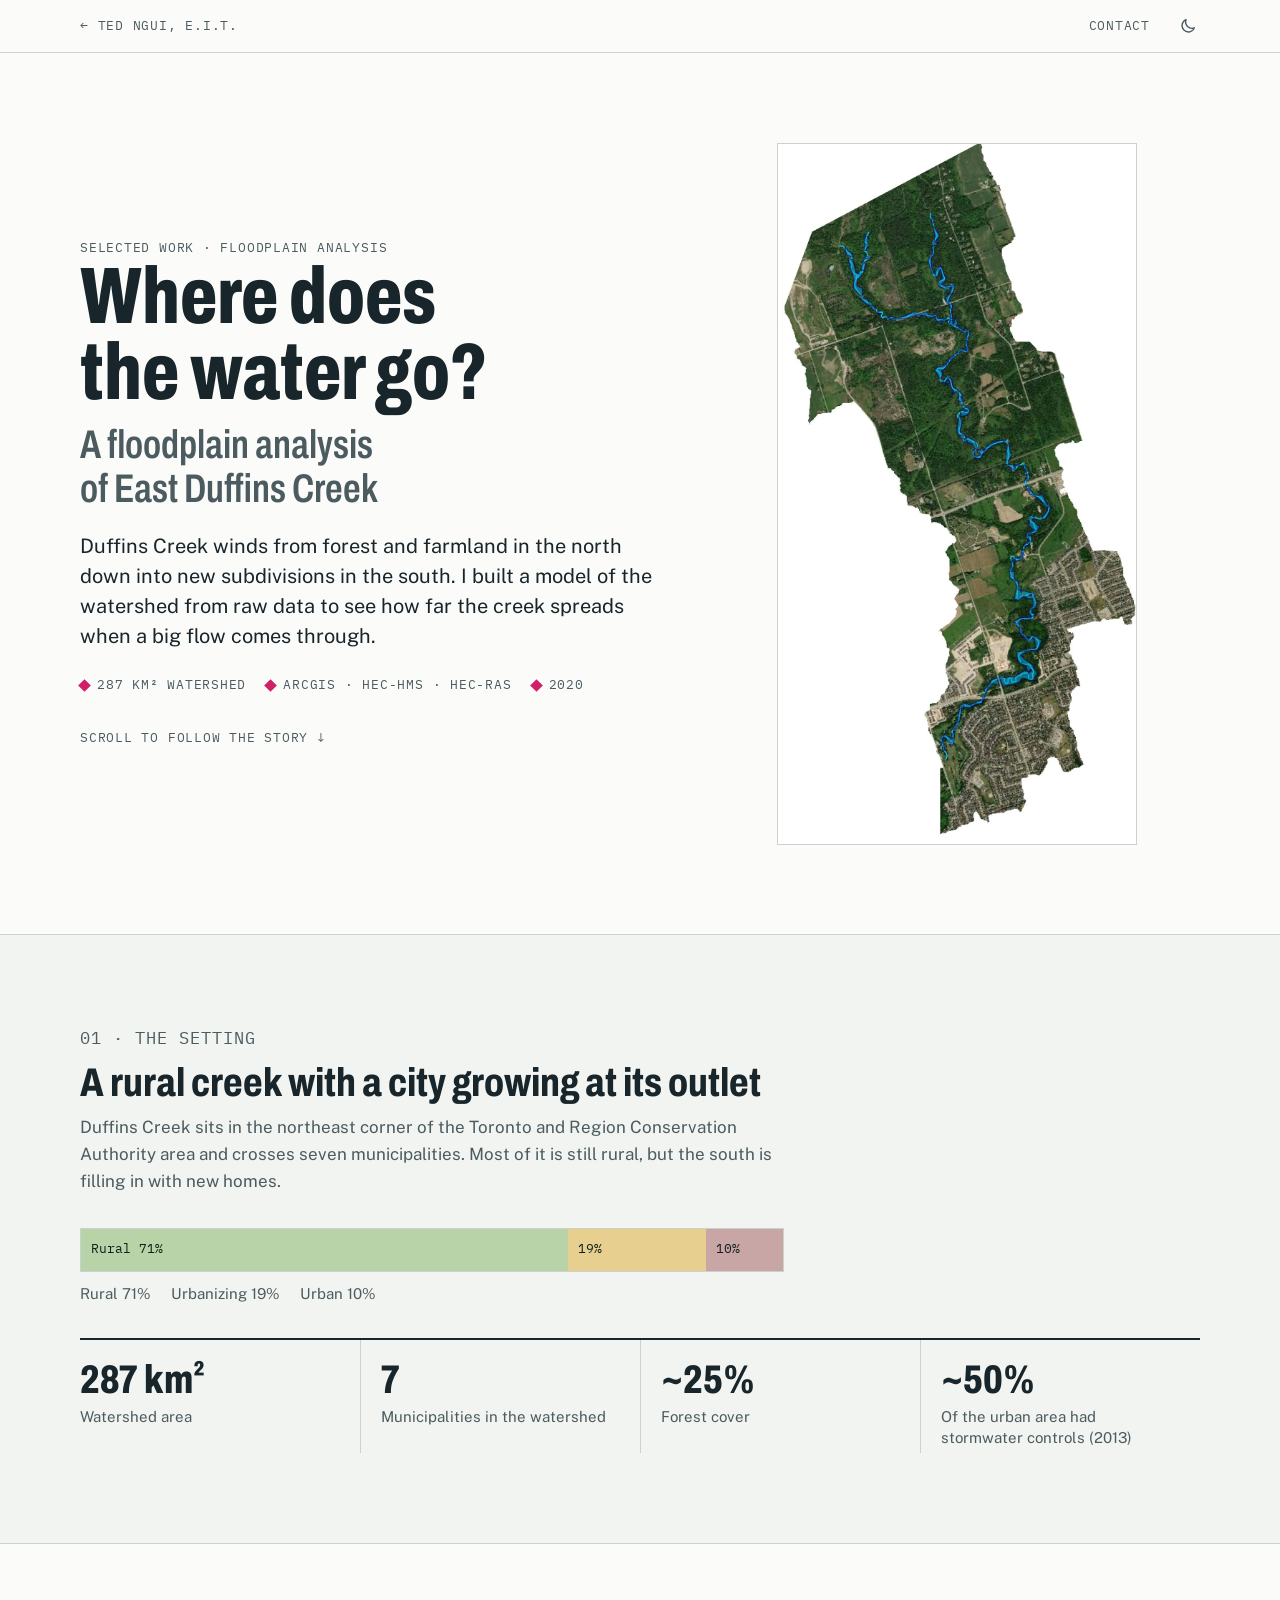
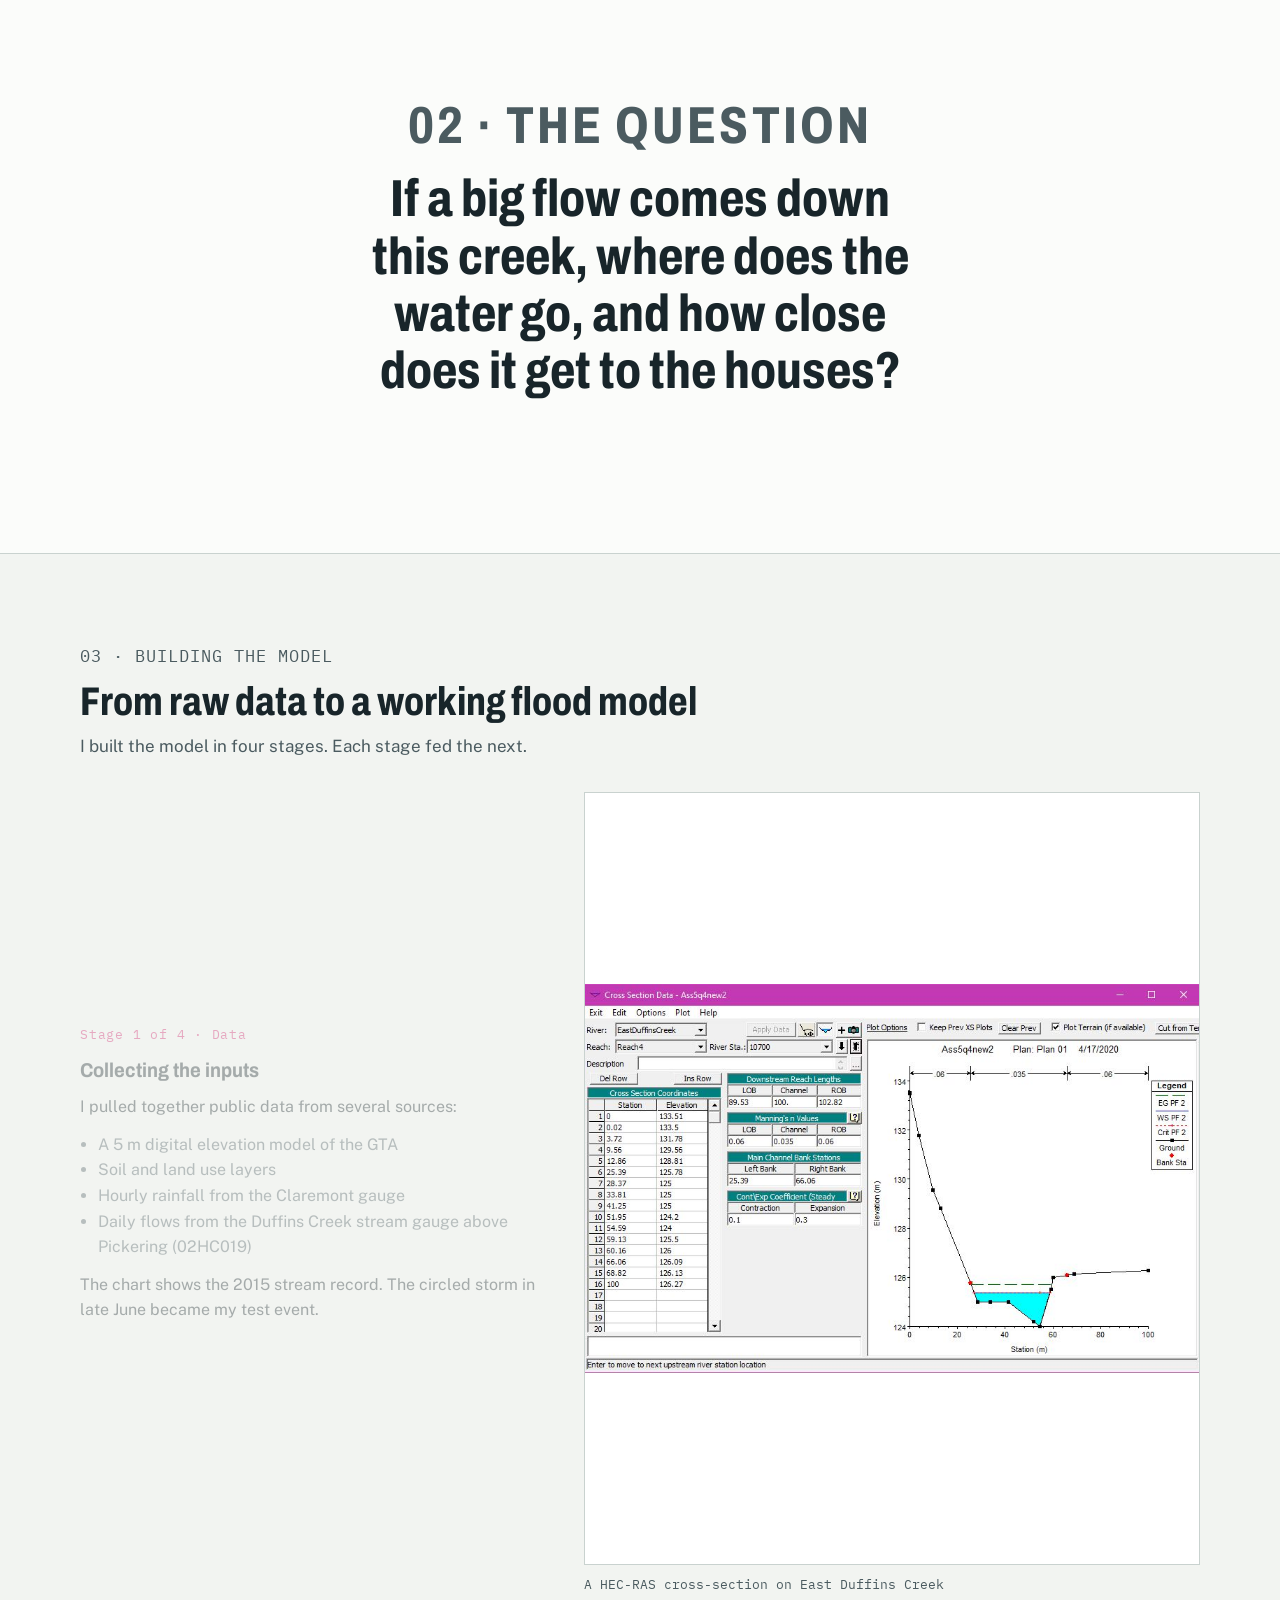
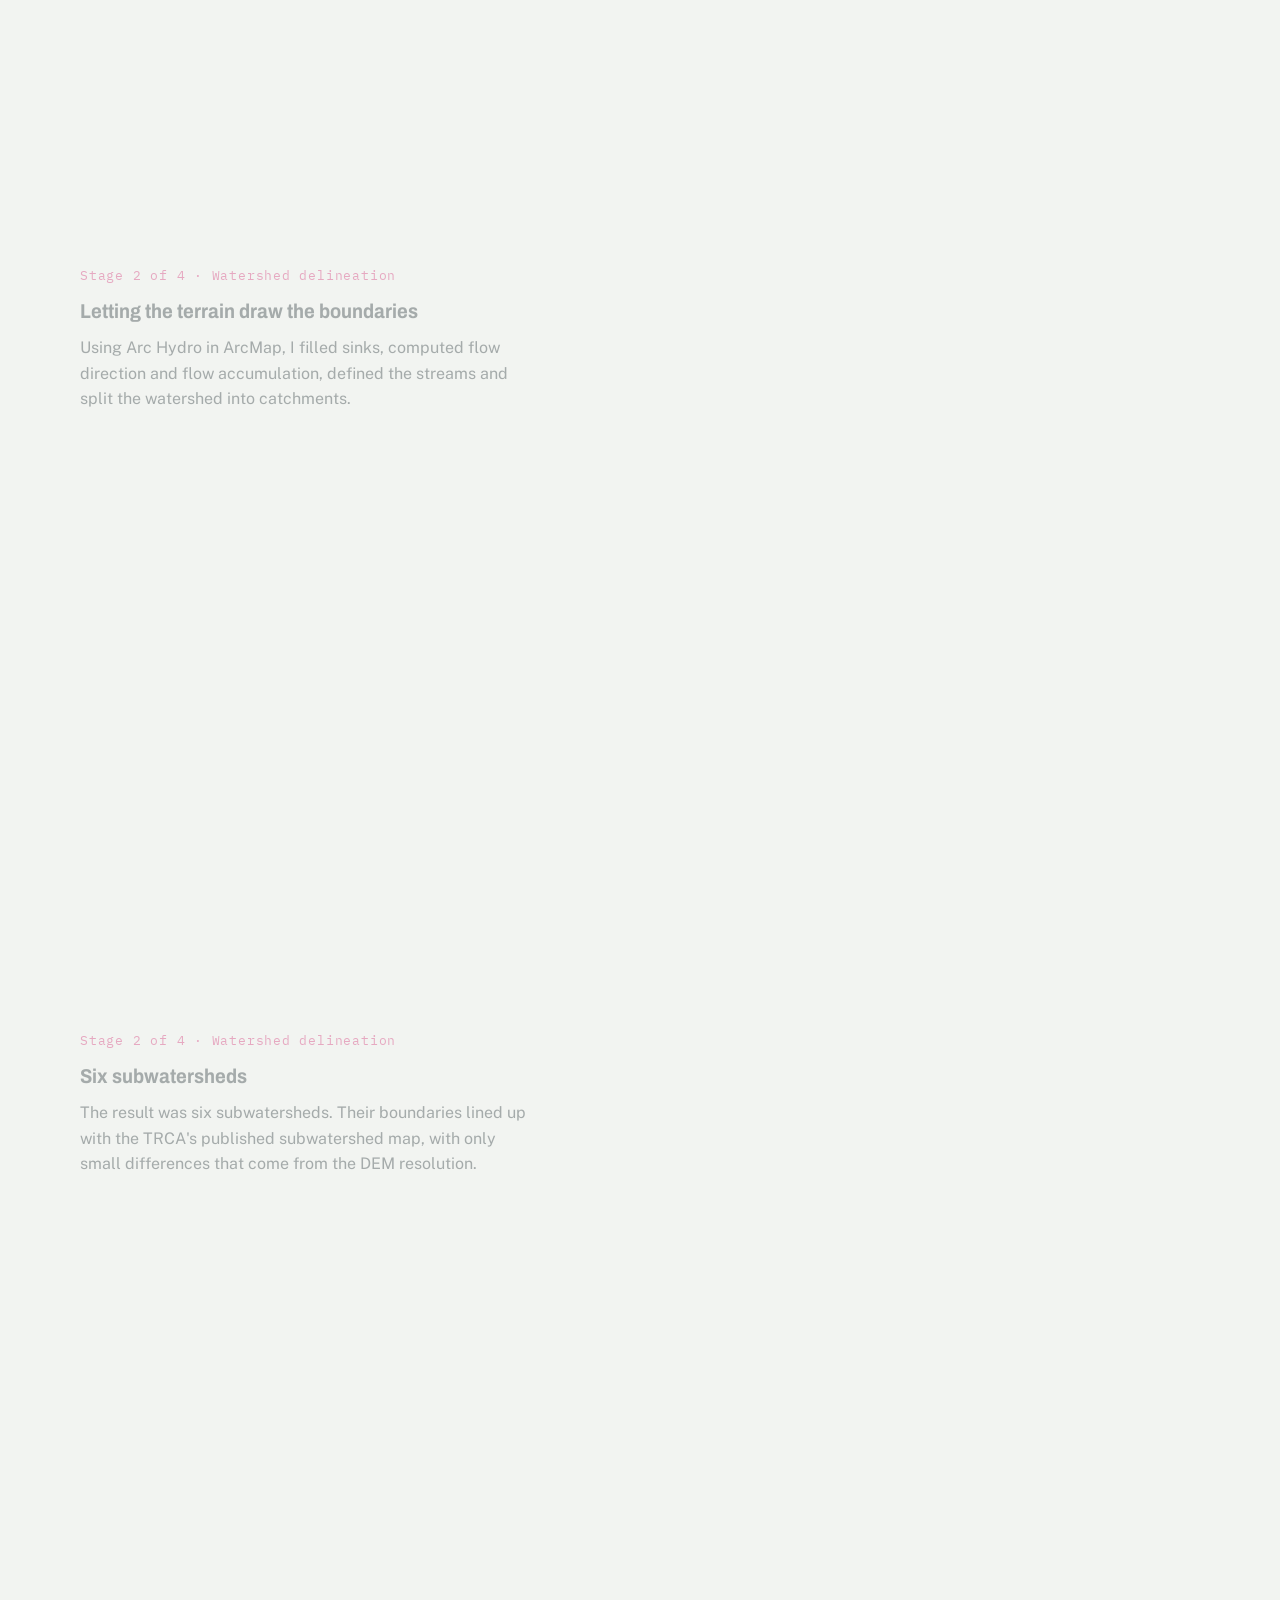
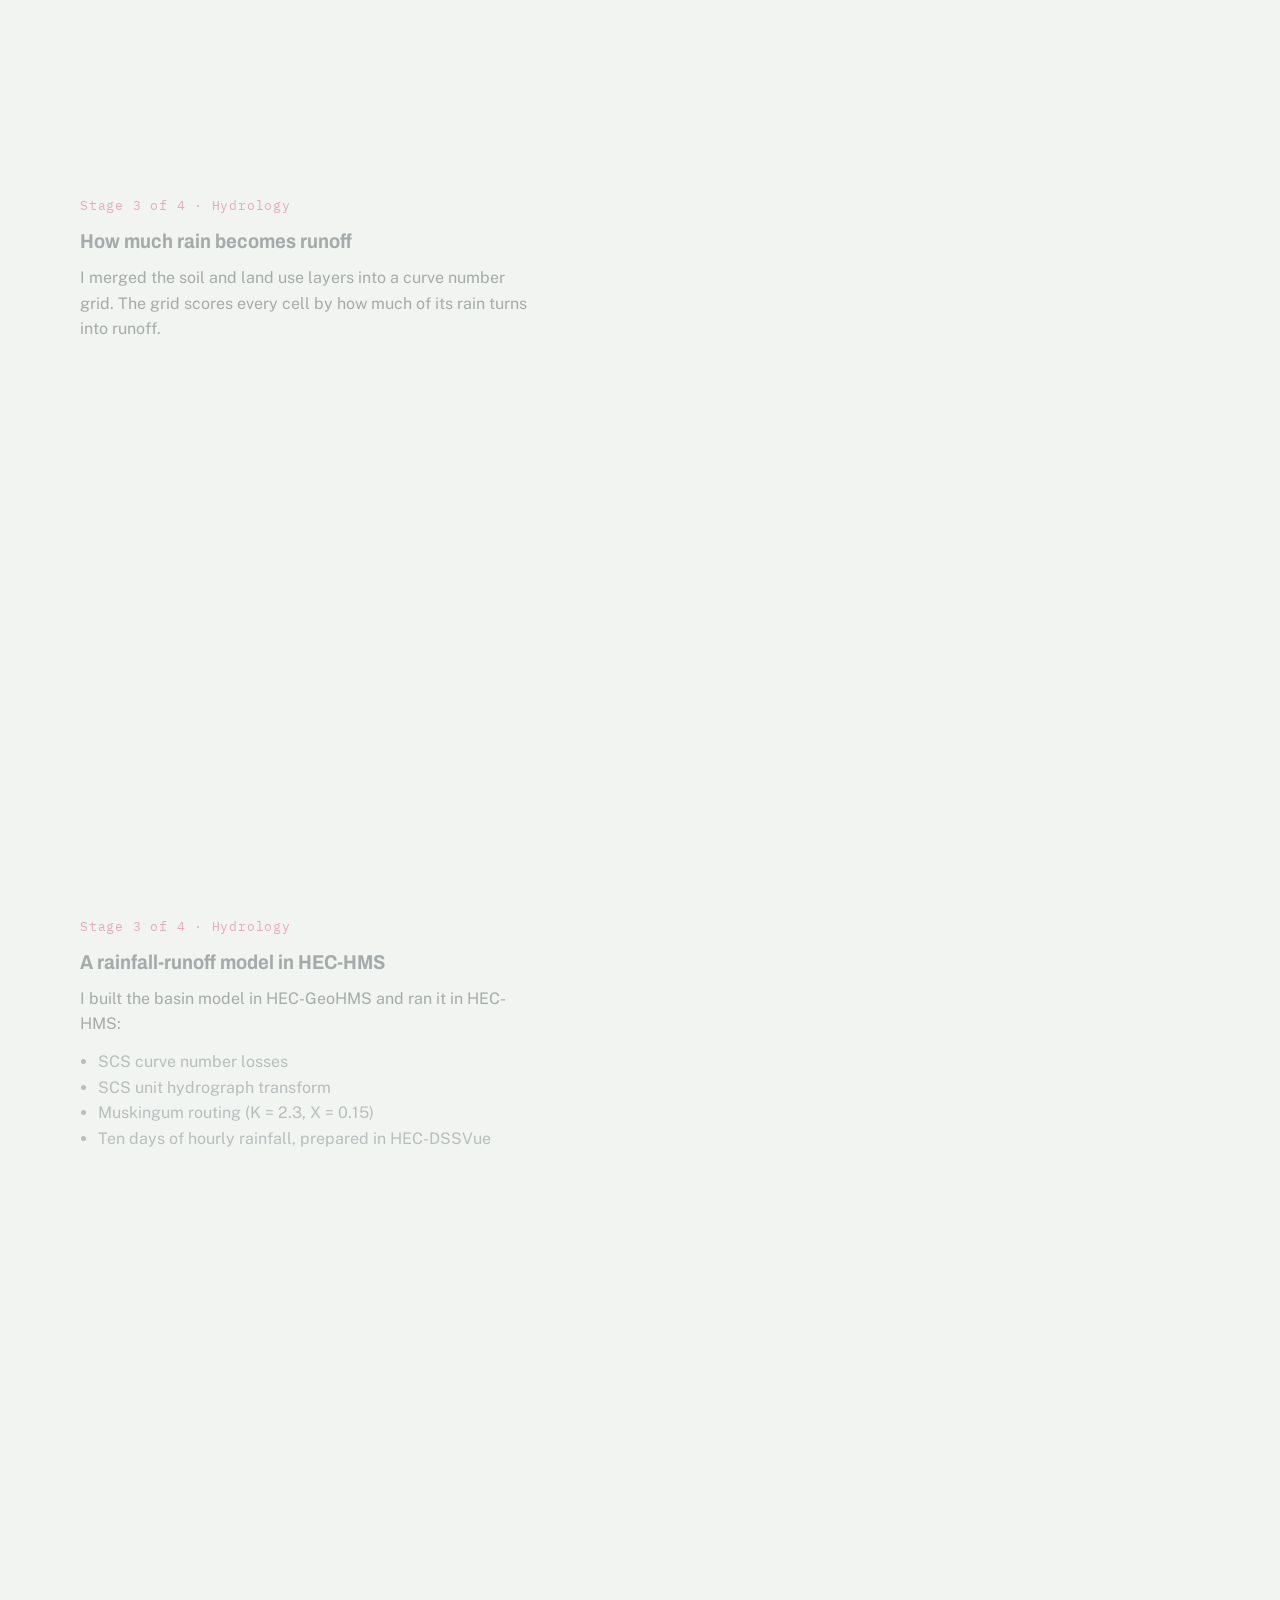
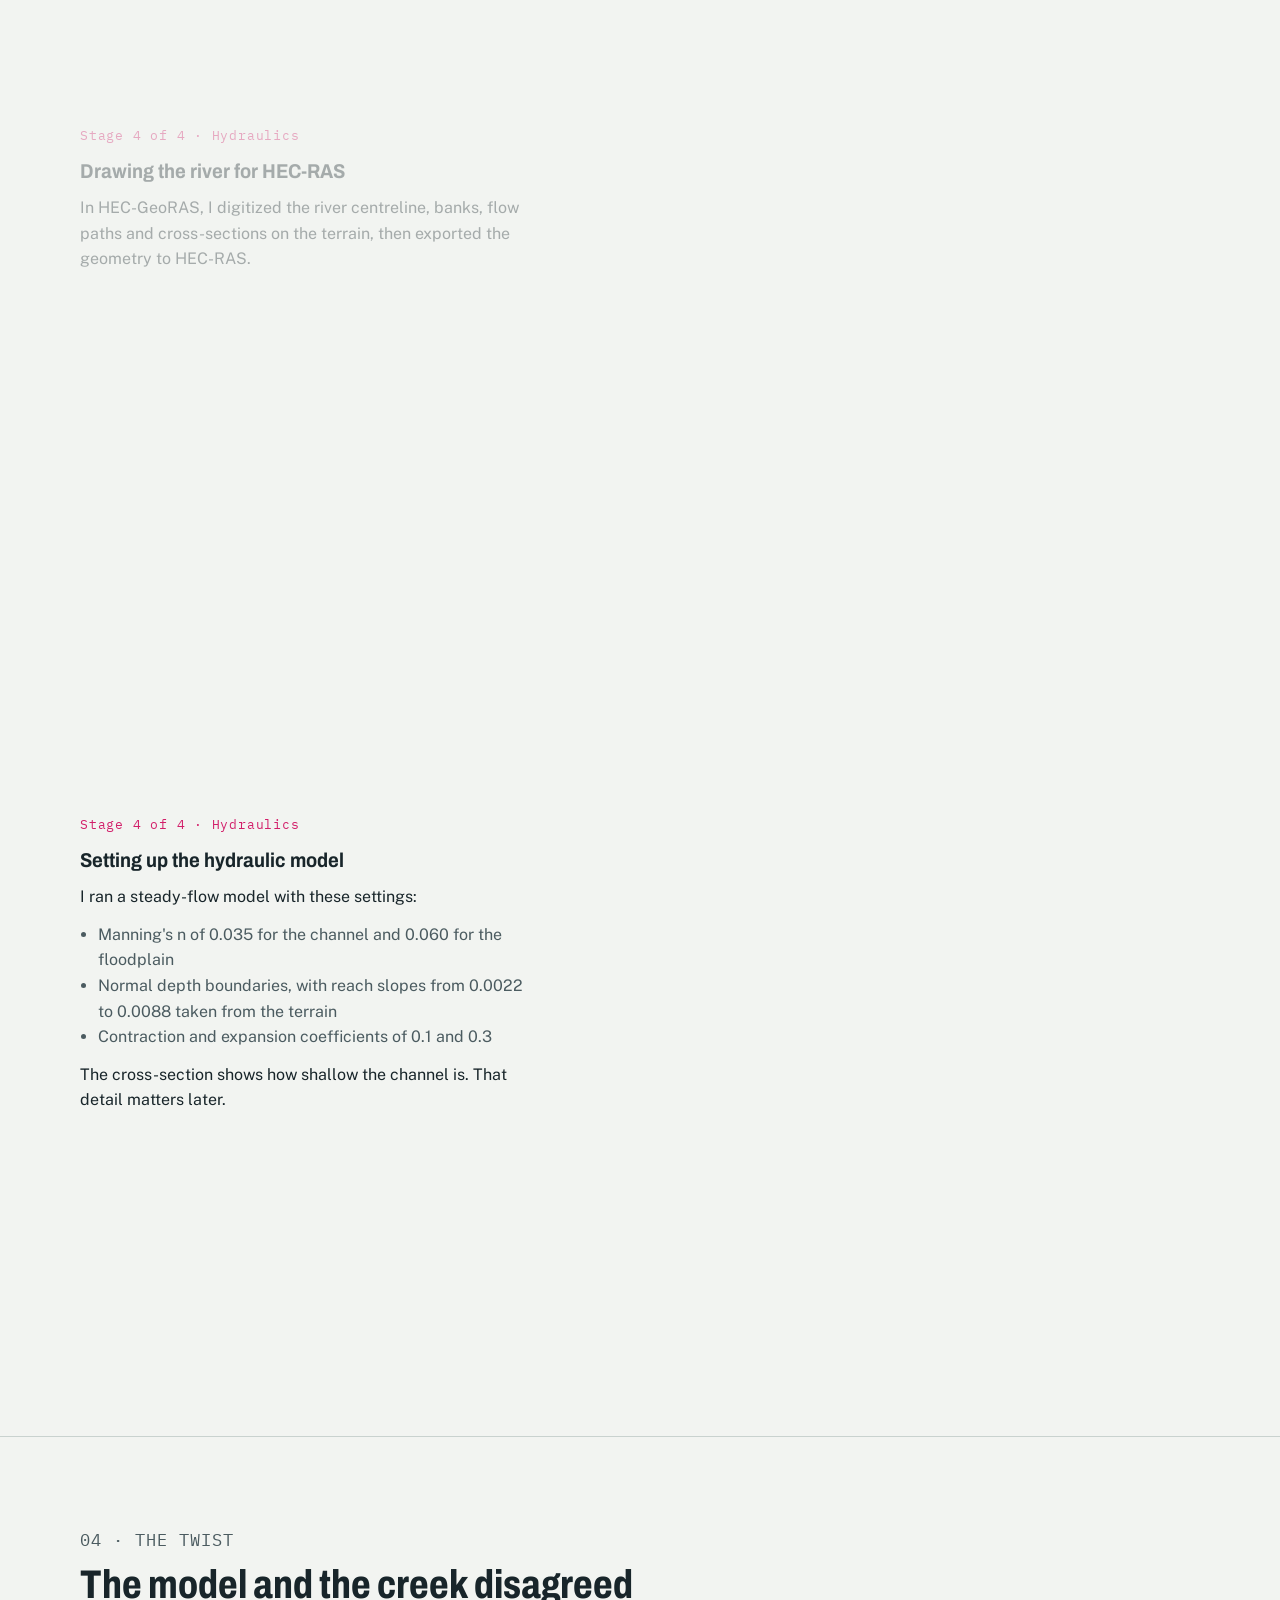
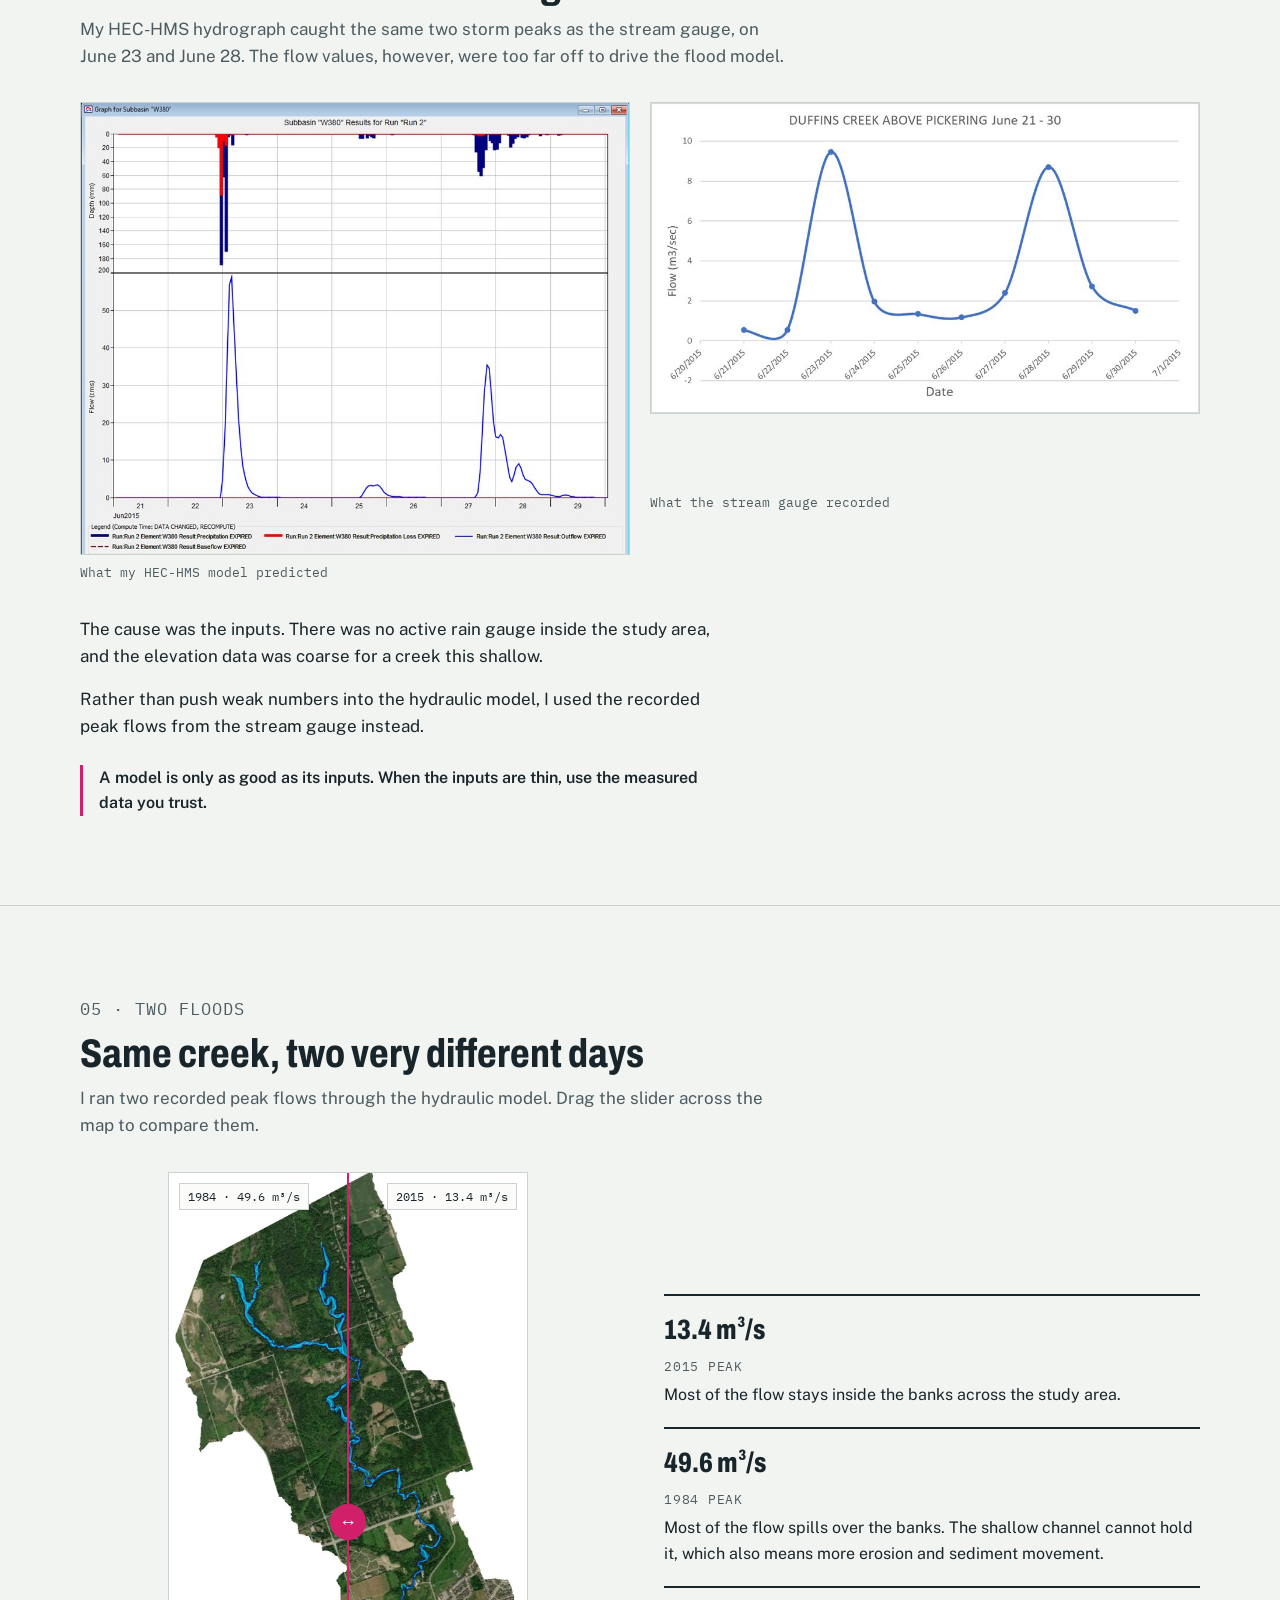
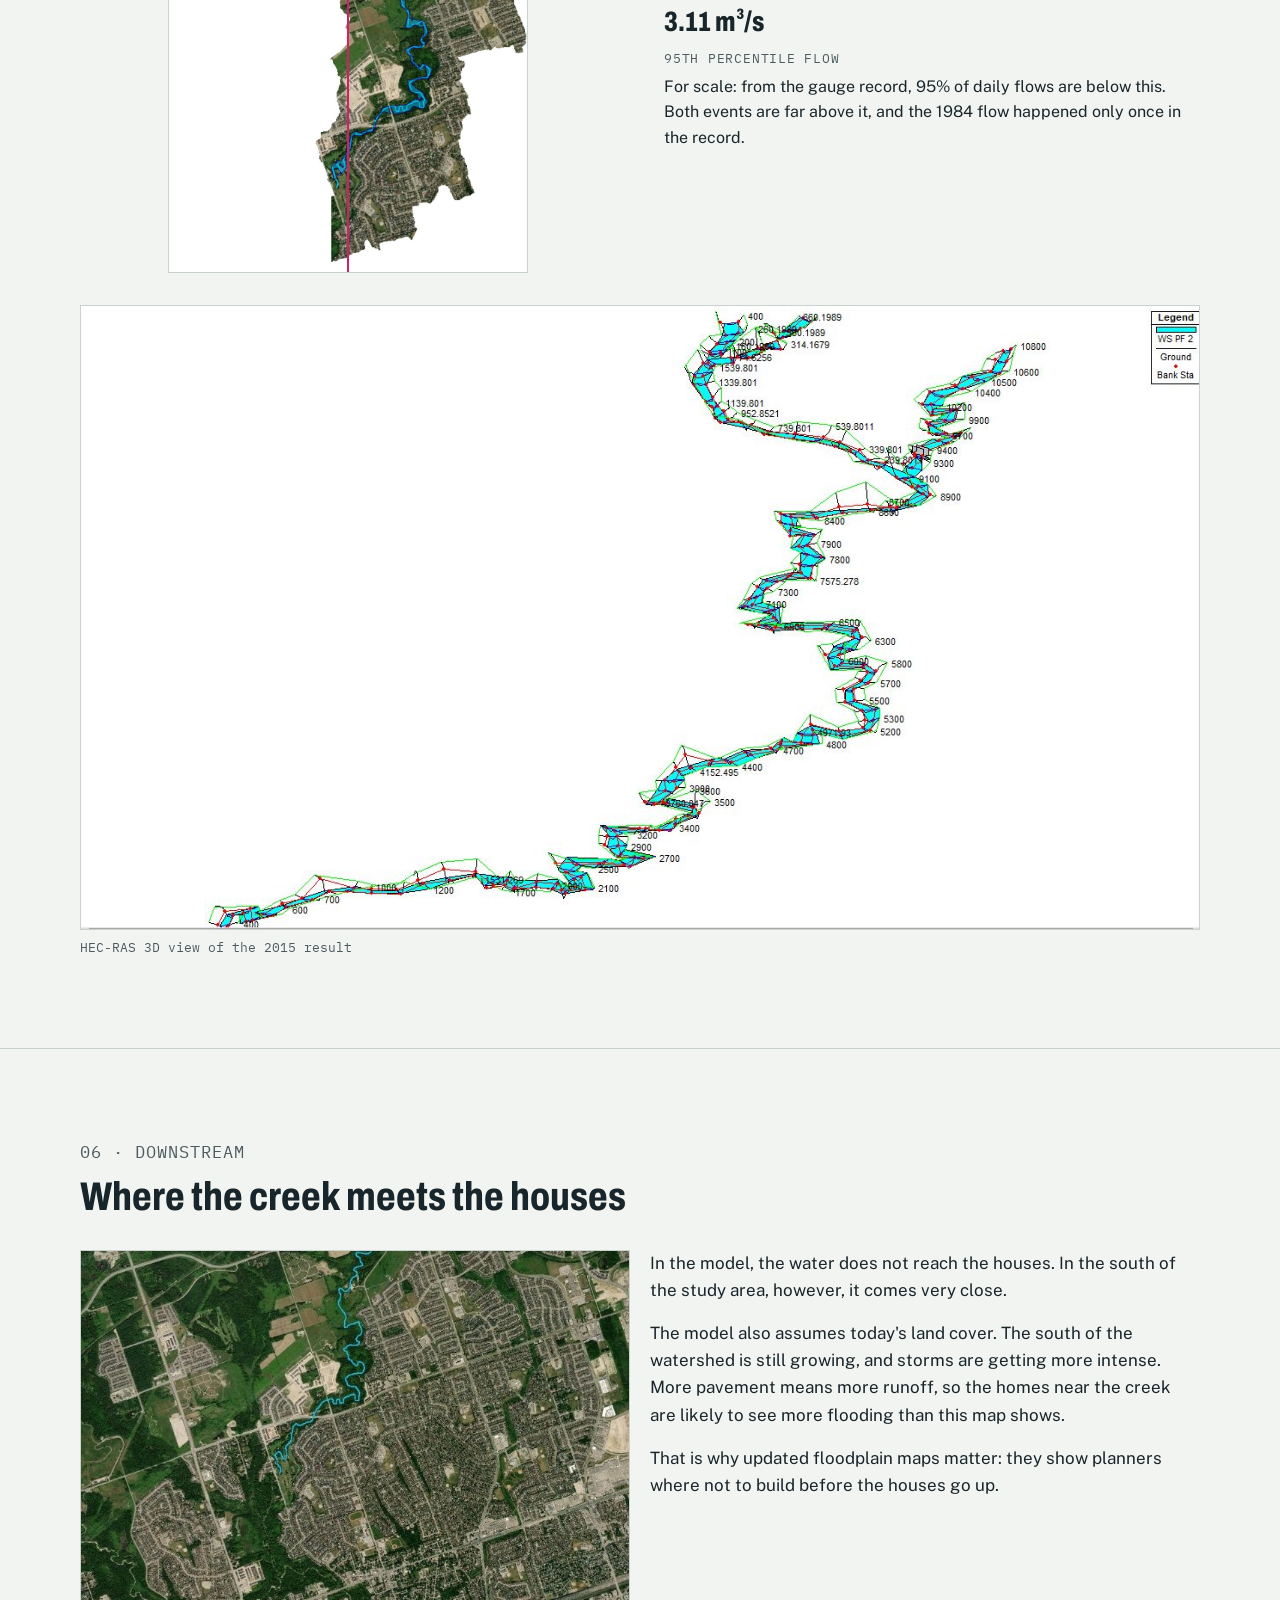
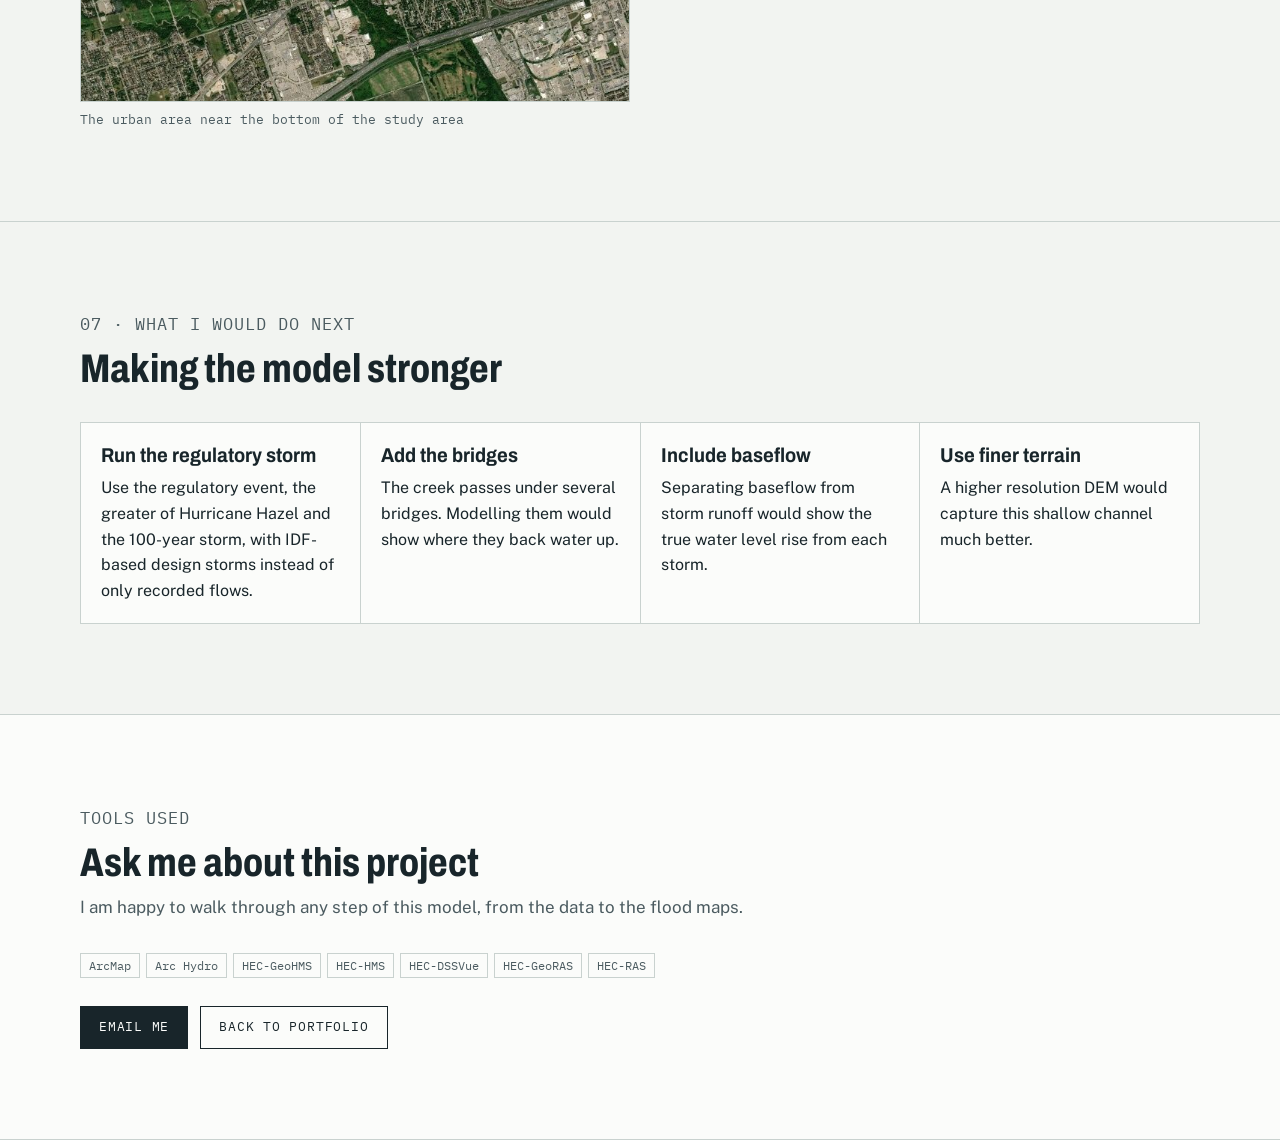
<file: projects/duffins-creek/index.html>
<!doctype html>
<html lang="en">
<head>
<meta charset="utf-8">
<meta name="viewport" content="width=device-width, initial-scale=1, viewport-fit=cover">
<script src="/theme.js"></script>
<title>Where does the water go? Floodplain analysis of East Duffins Creek | Ted Ngui, E.I.T.</title>
<meta name="description" content="A floodplain analysis of East Duffins Creek, from raw data to flood maps, using ArcGIS, HEC-HMS and HEC-RAS. By Ted Ngui, E.I.T.">
<link rel="preconnect" href="https://fonts.googleapis.com">
<link rel="preconnect" href="https://fonts.gstatic.com" crossorigin>
<link rel="stylesheet" href="https://fonts.googleapis.com/css2?family=Archivo:wdth,wght@62..125,500..800&family=IBM+Plex+Mono:wght@400;500&family=Public+Sans:ital,wght@0,400;0,600;1,400&display=swap">
<link rel="stylesheet" href="../story.css">
</head>
<body>

<header class="topbar">
  <div class="wrap">
    <a href="/">&larr; Ted Ngui, E.I.T.</a>
    <nav data-theme-slot style="display:flex;align-items:center;gap:20px"><a href="#contact">Contact</a></nav>
  </div>
  <div class="progress"></div>
</header>

<!-- ============ PROJECT CONTENT STARTS HERE ============ -->

<section class="hero">
  <div class="wrap">
    <div>
      <p class="note">Selected work &middot; Floodplain analysis</p>
      <h1>Where does the water go?<span>A floodplain analysis of East Duffins Creek</span></h1>
      <p class="lede">Duffins Creek winds from forest and farmland in the north down into new subdivisions in the south. I built a model of the watershed from raw data to see how far the creek spreads when a big flow comes through.</p>
      <div class="meta">
        <span class="note stake">287 km&sup2; watershed</span>
        <span class="note stake">ArcGIS &middot; HEC-HMS &middot; HEC-RAS</span>
        <span class="note stake">2020</span>
      </div>
      <p class="note scroll-cue">Scroll to follow the story &darr;</p>
    </div>
    <img class="hero-map" src="img/flood-2015.jpg" alt="Aerial map of the East Duffins Creek study area with the modelled creek in blue" data-zoom>
  </div>
</section>

<section class="chapter">
  <div class="wrap">
    <div class="chapter-head reveal">
      <p class="note">01 &middot; The setting</p>
      <h2>A rural creek with a city growing at its outlet</h2>
      <p>Duffins Creek sits in the northeast corner of the Toronto and Region Conservation Authority area and crosses seven municipalities. Most of it is still rural, but the south is filling in with new homes.</p>
    </div>
    <div class="landuse">
      <div class="bar" aria-label="Land use: 71 percent rural, 19 percent urbanizing, 10 percent urban">
        <div style="--v:71; background:#b9d3a8">Rural 71%</div>
        <div style="--v:19; background:#e6cf8f">19%</div>
        <div style="--v:10; background:#c9a6a6">10%</div>
      </div>
      <div class="legend"><span>Rural 71%</span><span>Urbanizing 19%</span><span>Urban 10%</span></div>
    </div>
    <div class="figures reveal">
      <div class="fig"><b>287 km&sup2;</b><span>Watershed area</span></div>
      <div class="fig"><b>7</b><span>Municipalities in the watershed</span></div>
      <div class="fig"><b>~25%</b><span>Forest cover</span></div>
      <div class="fig"><b>~50%</b><span>Of the urban area had stormwater controls (2013)</span></div>
    </div>
  </div>
</section>

<section class="statement">
  <div class="wrap reveal">
    <p class="note">02 &middot; The question</p>
    <p>If a big flow comes down this creek, where does the water go, and how close does it get to the houses?</p>
  </div>
</section>

<section class="chapter">
  <div class="wrap">
    <div class="chapter-head reveal">
      <p class="note">03 &middot; Building the model</p>
      <h2>From raw data to a working flood model</h2>
      <p>I built the model in four stages. Each stage fed the next.</p>
    </div>
    <div class="sidecar">
      <div class="steps">
        <div class="step" data-fig="data">
          <p class="num">Stage 1 of 4 &middot; Data</p>
          <h3>Collecting the inputs</h3>
          <p>I pulled together public data from several sources:</p>
          <ul>
            <li>A 5 m digital elevation model of the GTA</li>
            <li>Soil and land use layers</li>
            <li>Hourly rainfall from the Claremont gauge</li>
            <li>Daily flows from the Duffins Creek stream gauge above Pickering (02HC019)</li>
          </ul>
          <p>The chart shows the 2015 stream record. The circled storm in late June became my test event.</p>
          <div class="m-only"><img src="img/stream-2015.jpg" alt="2015 stream flow record for Duffins Creek" data-zoom></div>
        </div>
        <div class="step" data-fig="delin">
          <p class="num">Stage 2 of 4 &middot; Watershed delineation</p>
          <h3>Letting the terrain draw the boundaries</h3>
          <p>Using Arc Hydro in ArcMap, I filled sinks, computed flow direction and flow accumulation, defined the streams and split the watershed into catchments.</p>
          <div class="m-only"><img src="img/delineation.jpg" alt="Arc Hydro catchment and drainage line outputs" data-zoom></div>
        </div>
        <div class="step" data-fig="subws">
          <p class="num">Stage 2 of 4 &middot; Watershed delineation</p>
          <h3>Six subwatersheds</h3>
          <p>The result was six subwatersheds. Their boundaries lined up with the TRCA's published subwatershed map, with only small differences that come from the DEM resolution.</p>
          <div class="m-only"><img src="img/subwatersheds.jpg" alt="Six delineated subwatersheds of Duffins Creek" data-zoom></div>
        </div>
        <div class="step" data-fig="cn">
          <p class="num">Stage 3 of 4 &middot; Hydrology</p>
          <h3>How much rain becomes runoff</h3>
          <p>I merged the soil and land use layers into a curve number grid. The grid scores every cell by how much of its rain turns into runoff.</p>
          <div class="m-only"><img src="img/cn-grid.jpg" alt="Curve number grid for the watershed" data-zoom></div>
        </div>
        <div class="step" data-fig="basin">
          <p class="num">Stage 3 of 4 &middot; Hydrology</p>
          <h3>A rainfall-runoff model in HEC-HMS</h3>
          <p>I built the basin model in HEC-GeoHMS and ran it in HEC-HMS:</p>
          <ul>
            <li>SCS curve number losses</li>
            <li>SCS unit hydrograph transform</li>
            <li>Muskingum routing (K = 2.3, X = 0.15)</li>
            <li>Ten days of hourly rainfall, prepared in HEC-DSSVue</li>
          </ul>
          <div class="m-only"><img src="img/hec-hms.jpg" alt="HEC-HMS basin model and precipitation input" data-zoom></div>
        </div>
        <div class="step" data-fig="layers">
          <p class="num">Stage 4 of 4 &middot; Hydraulics</p>
          <h3>Drawing the river for HEC-RAS</h3>
          <p>In HEC-GeoRAS, I digitized the river centreline, banks, flow paths and cross-sections on the terrain, then exported the geometry to HEC-RAS.</p>
          <div class="m-only"><img src="img/ras-layers.jpg" alt="River, bank, flow path and cross-section layers digitized in ArcMap" data-zoom></div>
        </div>
        <div class="step" data-fig="xs">
          <p class="num">Stage 4 of 4 &middot; Hydraulics</p>
          <h3>Setting up the hydraulic model</h3>
          <p>I ran a steady-flow model with these settings:</p>
          <ul>
            <li>Manning's n of 0.035 for the channel and 0.060 for the floodplain</li>
            <li>Normal depth boundaries, with reach slopes from 0.0022 to 0.0088 taken from the terrain</li>
            <li>Contraction and expansion coefficients of 0.1 and 0.3</li>
          </ul>
          <p>The cross-section shows how shallow the channel is. That detail matters later.</p>
          <div class="m-only"><img src="img/cross-section.jpg" alt="HEC-RAS cross-section of East Duffins Creek" data-zoom></div>
        </div>
      </div>
      <div class="stage" aria-hidden="true">
        <figure data-id="data"><img src="img/stream-2015.jpg" alt="" data-zoom><figcaption>Duffins Creek above Pickering, 2015 daily flows</figcaption></figure>
        <figure data-id="delin"><img src="img/delineation.jpg" alt="" data-zoom><figcaption>Arc Hydro catchments and drainage lines</figcaption></figure>
        <figure data-id="subws"><img src="img/subwatersheds.jpg" alt="" data-zoom><figcaption>The six delineated subwatersheds</figcaption></figure>
        <figure data-id="cn"><img src="img/cn-grid.jpg" alt="" data-zoom><figcaption>Curve number grid</figcaption></figure>
        <figure data-id="basin"><img src="img/hec-hms.jpg" alt="" data-zoom><figcaption>HEC-HMS basin model and rainfall input</figcaption></figure>
        <figure data-id="layers"><img src="img/ras-layers.jpg" alt="" data-zoom><figcaption>River, banks, flow paths and cross-sections</figcaption></figure>
        <figure data-id="xs"><img src="img/cross-section.jpg" alt="" data-zoom><figcaption>A HEC-RAS cross-section on East Duffins Creek</figcaption></figure>
      </div>
    </div>
  </div>
</section>

<section class="chapter">
  <div class="wrap">
    <div class="chapter-head reveal">
      <p class="note">04 &middot; The twist</p>
      <h2>The model and the creek disagreed</h2>
      <p>My HEC-HMS hydrograph caught the same two storm peaks as the stream gauge, on June 23 and June 28. The flow values, however, were too far off to drive the flood model.</p>
    </div>
    <div class="pair reveal">
      <figure><img src="img/hms-result.jpg" alt="HEC-HMS simulated hydrograph for June 2015" data-zoom><figcaption>What my HEC-HMS model predicted</figcaption></figure>
      <figure><img src="img/gauge-result.jpg" alt="Recorded stream gauge flows for June 21 to 30, 2015" data-zoom><figcaption>What the stream gauge recorded</figcaption></figure>
    </div>
    <div class="prose reveal" style="margin-top:32px">
      <p>The cause was the inputs. There was no active rain gauge inside the study area, and the elevation data was coarse for a creek this shallow.</p>
      <p>Rather than push weak numbers into the hydraulic model, I used the recorded peak flows from the stream gauge instead.</p>
    </div>
    <p class="callout reveal">A model is only as good as its inputs. When the inputs are thin, use the measured data you trust.</p>
  </div>
</section>

<section class="chapter">
  <div class="wrap">
    <div class="chapter-head reveal">
      <p class="note">05 &middot; Two floods</p>
      <h2>Same creek, two very different days</h2>
      <p>I ran two recorded peak flows through the hydraulic model. Drag the slider across the map to compare them.</p>
    </div>
    <div class="swipe-grid">
      <div class="swipe" style="--pos:50%">
        <img src="img/flood-2015.jpg" alt="Flood extent for the 2015 peak flow of 13.4 cubic metres per second">
        <img class="top" src="img/flood-1984.jpg" alt="Flood extent for the 1984 peak flow of 49.6 cubic metres per second">
        <span class="tag l">1984 &middot; 49.6 m&sup3;/s</span>
        <span class="tag r">2015 &middot; 13.4 m&sup3;/s</span>
        <div class="handle"></div>
        <input type="range" min="0" max="100" value="50" aria-label="Slide to compare the 1984 and 2015 flood extents">
      </div>
      <div class="flows">
        <div class="flow reveal"><b>13.4 m&sup3;/s</b><span class="note">2015 peak</span><p>Most of the flow stays inside the banks across the study area.</p></div>
        <div class="flow reveal"><b>49.6 m&sup3;/s</b><span class="note">1984 peak</span><p>Most of the flow spills over the banks. The shallow channel cannot hold it, which also means more erosion and sediment movement.</p></div>
        <div class="flow reveal"><b>3.11 m&sup3;/s</b><span class="note">95th percentile flow</span><p>For scale: from the gauge record, 95% of daily flows are below this. Both events are far above it, and the 1984 flow happened only once in the record.</p></div>
      </div>
    </div>
    <figure class="single reveal"><img src="img/ras-3d.jpg" alt="Three-dimensional view of the HEC-RAS result for the 2015 flow" data-zoom><figcaption>HEC-RAS 3D view of the 2015 result</figcaption></figure>
  </div>
</section>

<section class="chapter">
  <div class="wrap">
    <div class="chapter-head reveal">
      <p class="note">06 &middot; Downstream</p>
      <h2>Where the creek meets the houses</h2>
    </div>
    <div class="pair" style="margin-top:0; align-items:start">
      <figure class="reveal"><img src="img/downstream.jpg" alt="Aerial view of the urban area downstream on East Duffins Creek" data-zoom><figcaption>The urban area near the bottom of the study area</figcaption></figure>
      <div class="prose reveal">
        <p>In the model, the water does not reach the houses. In the south of the study area, however, it comes very close.</p>
        <p>The model also assumes today's land cover. The south of the watershed is still growing, and storms are getting more intense. More pavement means more runoff, so the homes near the creek are likely to see more flooding than this map shows.</p>
        <p>That is why updated floodplain maps matter: they show planners where not to build before the houses go up.</p>
      </div>
    </div>
  </div>
</section>

<section class="chapter">
  <div class="wrap">
    <div class="chapter-head reveal">
      <p class="note">07 &middot; What I would do next</p>
      <h2>Making the model stronger</h2>
    </div>
    <div class="next reveal">
      <div><h3>Run the regulatory storm</h3><p>Use the regulatory event, the greater of Hurricane Hazel and the 100-year storm, with IDF-based design storms instead of only recorded flows.</p></div>
      <div><h3>Add the bridges</h3><p>The creek passes under several bridges. Modelling them would show where they back water up.</p></div>
      <div><h3>Include baseflow</h3><p>Separating baseflow from storm runoff would show the true water level rise from each storm.</p></div>
      <div><h3>Use finer terrain</h3><p>A higher resolution DEM would capture this shallow channel much better.</p></div>
    </div>
  </div>
</section>

<section class="chapter close" id="contact">
  <div class="wrap">
    <div class="chapter-head reveal">
      <p class="note">Tools used</p>
      <h2>Ask me about this project</h2>
      <p>I am happy to walk through any step of this model, from the data to the flood maps.</p>
    </div>
    <ul class="tags">
      <li>ArcMap</li><li>Arc Hydro</li><li>HEC-GeoHMS</li><li>HEC-HMS</li><li>HEC-DSSVue</li><li>HEC-GeoRAS</li><li>HEC-RAS</li>
    </ul>
    <div class="cta">
      <a class="btn primary" href="mailto:tedn0405@gmail.com">Email me</a>
      <a class="btn" href="/">Back to portfolio</a>
    </div>
  </div>
</section>

<!-- ============ PROJECT CONTENT ENDS HERE ============ -->

<script src="../story.js"></script>
<script data-goatcounter="https://tedn.goatcounter.com/count" async src="//gc.zgo.at/count.js"></script>
</body>
</html>
</file>
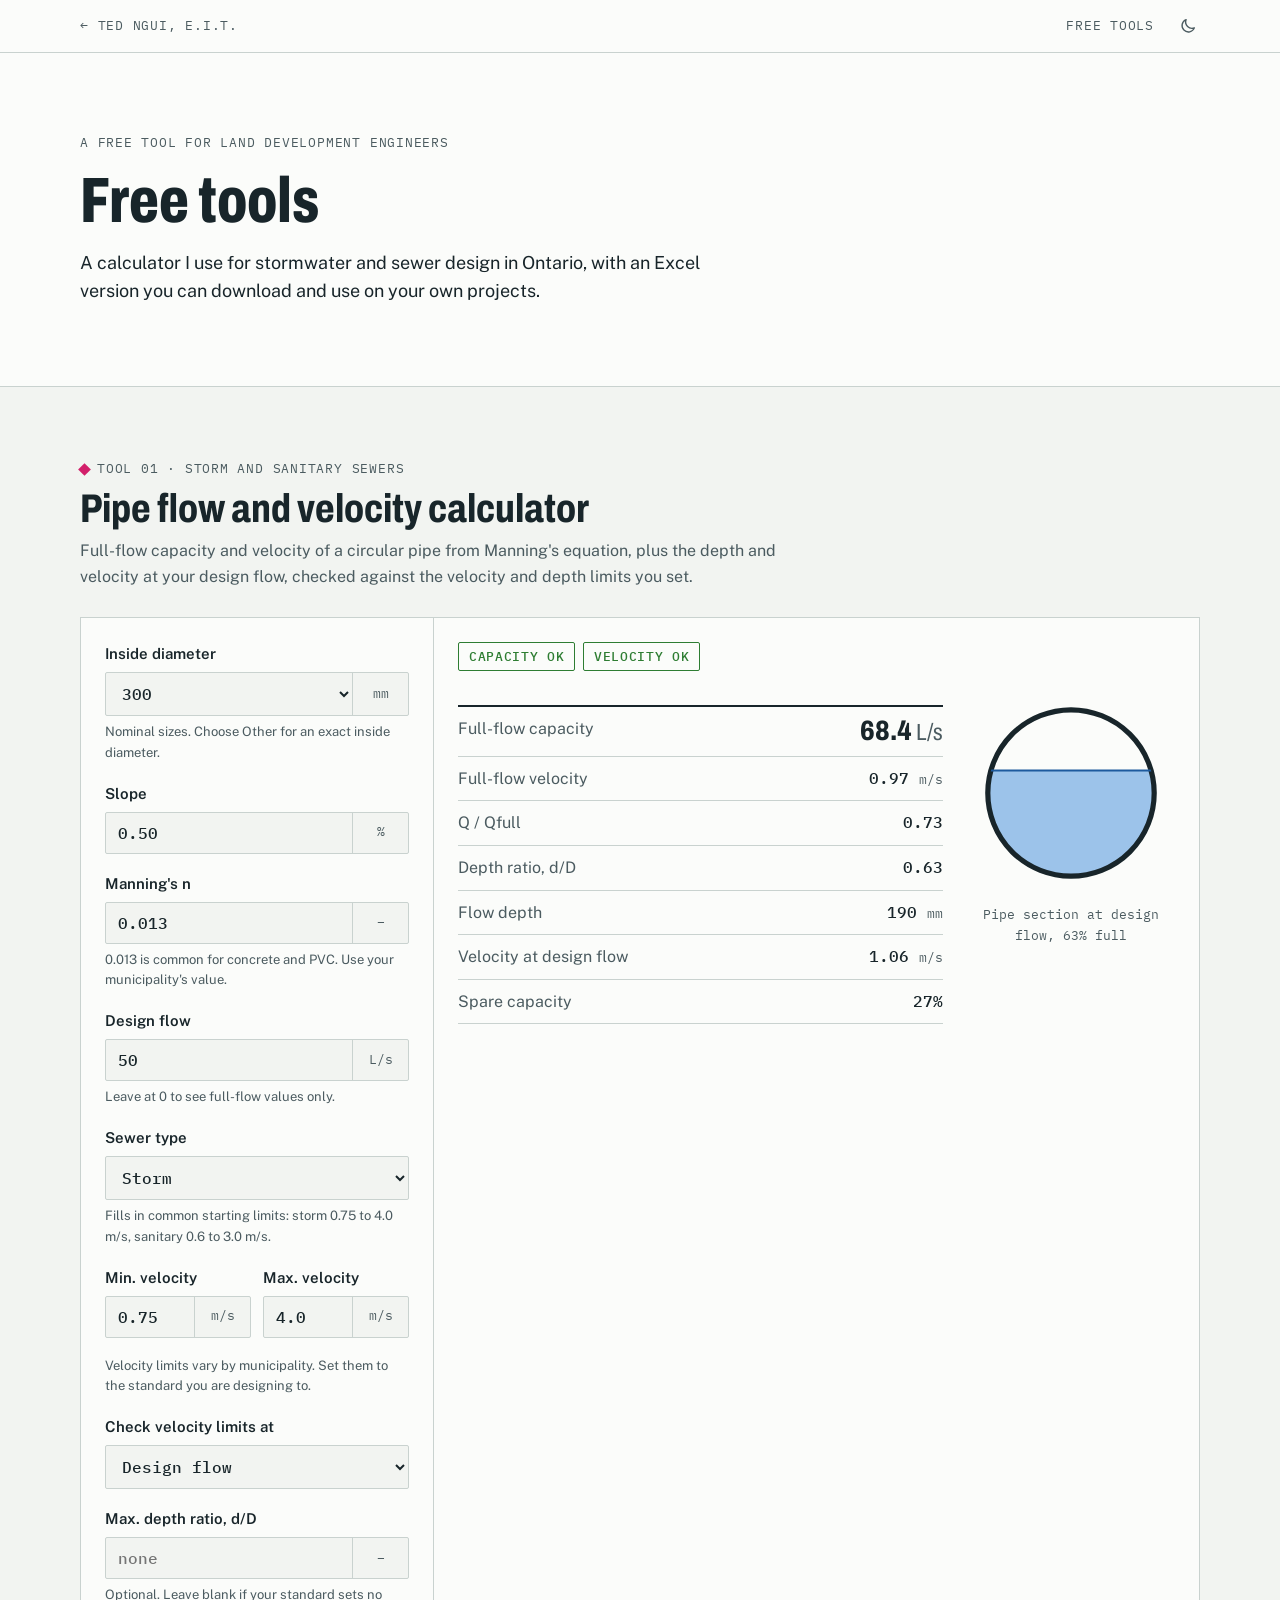
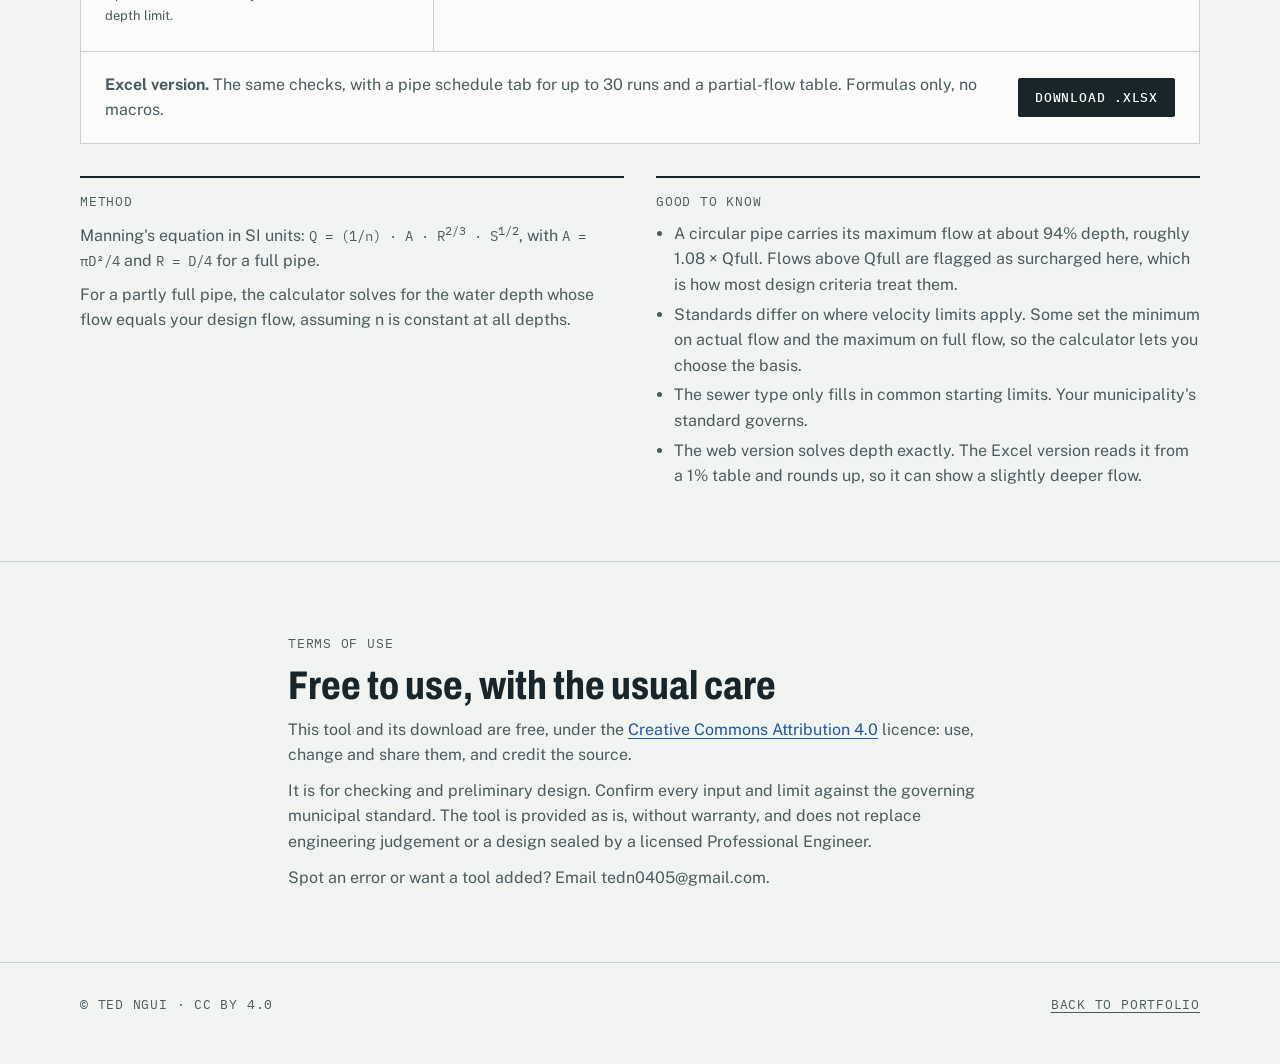
<file: tools.html>
<!doctype html>
<html lang="en">
<head>
<meta charset="utf-8">
<meta name="viewport" content="width=device-width, initial-scale=1, viewport-fit=cover">
<script src="/theme.js"></script>
<title>Free tools · Ted Ngui, E.I.T.</title>
<meta name="description" content="A free pipe flow and velocity calculator for stormwater and sewer design in Ontario, with an Excel download.">
<link rel="preconnect" href="https://fonts.googleapis.com">
<link rel="preconnect" href="https://fonts.gstatic.com" crossorigin>
<link rel="stylesheet" href="https://fonts.googleapis.com/css2?family=Archivo:wdth,wght@62..125,500..800&family=IBM+Plex+Mono:wght@400;500&family=Public+Sans:ital,wght@0,400;0,600;1,400&display=swap">
<style>
/* Layout: same drawing-sheet system as the portfolio. The tool reads like a calc sheet: inputs left, results and section right. */
:root {
  --paper: #f2f4f1; --sheet: #fbfcfa; --ink: #18252a; --ink-soft: #4b5b60; --line: #c9d2cf;
  --contour: #9fb3ae; --pipe: #1d5a9e; --water: #9cc3ea; --flag: #d21f6a; --flag-wash: #fbe3ed;
  --ok: #2e7d32; --bad: #c62828;
  --f-display: "Archivo", "Arial Narrow", "Helvetica Neue", Arial, sans-serif;
  --f-body: "Public Sans", "Segoe UI", Roboto, Helvetica, Arial, sans-serif;
  --f-note: "IBM Plex Mono", ui-monospace, "SFMono-Regular", Menlo, Consolas, monospace;
  --s-1: 0.8125rem; --s0: 1rem; --s1: 1.25rem; --s2: 1.75rem; --s3: 2.5rem; --wrap: 72rem;
}
@media (prefers-color-scheme: dark) {
  :root:not([data-theme="light"]) {
    --paper: #0f1517; --sheet: #141c1f; --ink: #e2e9e6; --ink-soft: #9fb0ad; --line: #2b383c;
    --contour: #3c5a57; --pipe: #7fb2ee; --water: #2c5a86; --flag: #ff5c9b; --flag-wash: #3a1626;
    --ok: #7bd389; --bad: #ff8a80; color-scheme: dark;
  }
}
:root[data-theme="dark"] {
  --paper: #0f1517; --sheet: #141c1f; --ink: #e2e9e6; --ink-soft: #9fb0ad; --line: #2b383c;
  --contour: #3c5a57; --pipe: #7fb2ee; --water: #2c5a86; --flag: #ff5c9b; --flag-wash: #3a1626;
  --ok: #7bd389; --bad: #ff8a80; color-scheme: dark;
}
* { box-sizing: border-box; }
[hidden] { display: none !important; }
body { margin: 0; background: var(--paper); color: var(--ink); font-family: var(--f-body); font-size: var(--s0); line-height: 1.6; }
a { color: var(--pipe); text-underline-offset: 3px; }
a:focus-visible, button:focus-visible, input:focus-visible, select:focus-visible { outline: 2px solid var(--flag); outline-offset: 2px; }
.wrap { max-width: var(--wrap); margin-inline: auto; padding-left: max(16px, env(safe-area-inset-left, 0px)); padding-right: max(16px, env(safe-area-inset-right, 0px)); }
.note { font-family: var(--f-note); font-size: var(--s-1); letter-spacing: 0.06em; text-transform: uppercase; color: var(--ink-soft); }
h1, h2, h3 { font-family: var(--f-display); text-wrap: balance; margin: 0; }
h1 { font-size: clamp(2.5rem, 6vw, 4rem); font-weight: 800; font-stretch: 72%; line-height: 0.98; }
h2 { font-size: var(--s3); font-weight: 750; font-stretch: 78%; line-height: 1.05; }
h3 { font-size: var(--s1); font-weight: 700; font-stretch: 90%; line-height: 1.2; }
p { margin: 0; }

.topbar { border-bottom: 1px solid var(--line); background: var(--sheet); }
.topbar .wrap { display: flex; flex-wrap: wrap; align-items: center; justify-content: space-between; gap: 8px 24px; padding-block: 12px; }
.topbar a { font-family: var(--f-note); font-size: var(--s-1); text-transform: uppercase; letter-spacing: 0.06em; color: var(--ink-soft); text-decoration: none; }
.topbar a:hover { color: var(--ink); }

header.intro { background: var(--sheet); border-bottom: 1px solid var(--line); }
header.intro .wrap { padding-block: clamp(40px, 7vw, 80px); display: grid; gap: 16px; }
header.intro p { max-width: 42rem; font-size: 1.125rem; }

section { padding-block: clamp(40px, 6vw, 72px); border-bottom: 1px solid var(--line); }
.tool-head { display: flex; flex-wrap: wrap; align-items: end; justify-content: space-between; gap: 16px 32px; margin-bottom: 28px; }
.tool-head > div { display: grid; gap: 8px; max-width: 44rem; }
.tool-head p { color: var(--ink-soft); }
.week { display: inline-flex; align-items: center; gap: 8px; }
.week::before { content: ""; width: 9px; height: 9px; background: var(--flag); transform: rotate(45deg); }

.calc { display: grid; grid-template-columns: minmax(0, 22rem) minmax(0, 1fr); gap: 1px; background: var(--line); border: 1px solid var(--line); }
@media (max-width: 820px) { .calc { grid-template-columns: minmax(0, 1fr); } }
.panel { background: var(--sheet); padding: 24px; display: grid; grid-template-columns: minmax(0, 1fr); gap: 18px; align-content: start; min-width: 0; }
.field { display: grid; gap: 6px; }
.field label { font-weight: 600; font-size: 0.9375rem; }
.hint { font-size: var(--s-1); color: var(--ink-soft); }
.inrow { display: flex; align-items: stretch; border: 1.5px solid var(--line); border-radius: 2px; background: var(--paper); }
.inrow:focus-within { border-color: var(--pipe); }
.inrow input, .inrow select { flex: 1; min-width: 0; width: 100%; border: 0; background: transparent; color: var(--ink); font: 500 1rem var(--f-note); padding: 10px 12px; font-variant-numeric: tabular-nums; }
.inrow input:focus, .inrow select:focus { outline: none; }
.inrow .unit { font-family: var(--f-note); font-size: var(--s-1); color: var(--ink-soft); padding: 0 12px; display: grid; place-items: center; border-left: 1px solid var(--line); min-width: 3.5rem; }
.pair { display: grid; grid-template-columns: 1fr 1fr; gap: 12px; }

.results { display: grid; grid-template-columns: minmax(0, 1fr) 13rem; gap: 24px; align-items: start; }
@media (max-width: 560px) { .results { grid-template-columns: minmax(0, 1fr); } }
.kv { display: grid; grid-template-columns: minmax(0, 1fr) auto; border-top: 2px solid var(--ink); }
.kv dt, .kv dd { margin: 0; padding: 9px 0; border-bottom: 1px solid var(--line); }
.kv dt { color: var(--ink-soft); }
.kv dd { font-family: var(--f-note); font-weight: 500; text-align: right; font-variant-numeric: tabular-nums; }
.kv dd small { color: var(--ink-soft); font-weight: 400; }
.kv .big dd { font-family: var(--f-display); font-stretch: 80%; font-weight: 800; font-size: var(--s2); line-height: 1.1; }
.chips { display: flex; flex-wrap: wrap; gap: 8px; }
.chip { font: 500 var(--s-1)/1 var(--f-note); text-transform: uppercase; letter-spacing: 0.05em; padding: 7px 10px; border-radius: 2px; border: 1.5px solid currentColor; }
.chip.ok { color: var(--ok); } .chip.bad { color: var(--bad); } .chip.na { color: var(--ink-soft); }
.section-fig { display: grid; gap: 8px; justify-items: center; }
.section-fig svg { width: 100%; max-width: 13rem; height: auto; }
.section-fig figcaption { font-family: var(--f-note); font-size: var(--s-1); color: var(--ink-soft); text-align: center; }

.dl { display: flex; flex-wrap: wrap; align-items: center; gap: 12px 20px; padding: 20px 24px; border: 1px solid var(--line); border-top: 0; background: var(--sheet); }
.dl p { color: var(--ink-soft); flex: 1 1 18rem; }
.btn { font: 500 var(--s-1)/1 var(--f-note); text-transform: uppercase; letter-spacing: 0.06em; padding: 12px 16px; border: 1.5px solid var(--ink); background: var(--ink); color: var(--sheet); border-radius: 2px; text-decoration: none; display: inline-flex; gap: 8px; align-items: center; }
.btn:hover { background: transparent; color: var(--ink); }

.method { display: grid; grid-template-columns: repeat(auto-fit, minmax(min(100%, 20rem), 1fr)); gap: 32px; margin-top: 32px; }
.method div { display: grid; gap: 8px; align-content: start; border-top: 2px solid var(--ink); padding-top: 14px; }
.method p, .method li { color: var(--ink-soft); }
.method ul { margin: 0; padding-left: 1.1rem; display: grid; gap: 4px; }
code { font-family: var(--f-note); font-size: 0.9em; }

.next { list-style: none; margin: 0; padding: 0; display: grid; grid-template-columns: repeat(auto-fill, minmax(min(100%, 16rem), 1fr)); gap: 1px; background: var(--line); border: 1px solid var(--line); }
.next li { background: var(--sheet); padding: 20px; display: grid; gap: 6px; align-content: start; }
.next li p { color: var(--ink-soft); font-size: 0.9375rem; }

.terms { display: grid; gap: 10px; max-width: 46rem; }
.terms p { color: var(--ink-soft); }
footer { padding-block: 32px 48px; }
footer .wrap { display: flex; flex-wrap: wrap; justify-content: space-between; gap: 8px 24px; }
</style>
</head>
<body>
<nav class="topbar" aria-label="Site">
  <div class="wrap">
    <a href="./">← Ted Ngui, E.I.T.</a>
    <span data-theme-slot style="display:flex;align-items:center;gap:16px"><span class="note">Free tools</span></span>
  </div>
</nav>

<header class="intro">
  <div class="wrap">
    <span class="note">A free tool for land development engineers</span>
    <h1>Free tools</h1>
    <p>A calculator I use for stormwater and sewer design in Ontario, with an Excel version you can download and use on your own projects.</p>
  </div>
</header>

<main>
  <section id="pipe-flow" aria-labelledby="pf-h">
    <div class="wrap">
      <div class="tool-head">
        <div>
          <span class="note week">Tool 01 · Storm and sanitary sewers</span>
          <h2 id="pf-h">Pipe flow and velocity calculator</h2>
          <p>Full-flow capacity and velocity of a circular pipe from Manning's equation, plus the depth and velocity at your design flow, checked against the velocity and depth limits you set.</p>
        </div>
      </div>

      <form class="calc" id="calc" onsubmit="return false" aria-label="Pipe flow calculator">
        <div class="panel">
          <div class="field">
            <label for="dia">Inside diameter</label>
            <div class="inrow">
              <select id="dia" aria-describedby="dia-h">
                <option>200</option><option>250</option><option selected>300</option><option>375</option><option>450</option><option>525</option><option>600</option><option>675</option><option>750</option><option>825</option><option>900</option><option>1050</option><option>1200</option><option>1350</option><option>1500</option><option>1650</option><option>1800</option><option>2100</option><option>2400</option><option value="custom">Other…</option>
              </select>
              <span class="unit">mm</span>
            </div>
            <div class="inrow" id="dia-custom-row" hidden>
              <input id="diaCustom" type="number" inputmode="decimal" min="50" step="1" value="300" aria-label="Custom inside diameter in millimetres">
              <span class="unit">mm</span>
            </div>
            <span class="hint" id="dia-h">Nominal sizes. Choose Other for an exact inside diameter.</span>
          </div>
          <div class="field">
            <label for="slope">Slope</label>
            <div class="inrow"><input id="slope" type="number" inputmode="decimal" min="0.01" step="0.01" value="0.50"><span class="unit">%</span></div>
          </div>
          <div class="field">
            <label for="n">Manning's n</label>
            <div class="inrow"><input id="n" type="number" inputmode="decimal" min="0.005" step="0.001" value="0.013"><span class="unit">–</span></div>
            <span class="hint">0.013 is common for concrete and PVC. Use your municipality's value.</span>
          </div>
          <div class="field">
            <label for="q">Design flow</label>
            <div class="inrow"><input id="q" type="number" inputmode="decimal" min="0" step="0.1" value="50"><span class="unit">L/s</span></div>
            <span class="hint">Leave at 0 to see full-flow values only.</span>
          </div>
          <div class="field">
            <label for="preset">Sewer type</label>
            <div class="inrow">
              <select id="preset" aria-describedby="preset-h">
                <option value="storm" selected>Storm</option><option value="san">Sanitary</option><option value="custom">Custom limits</option>
              </select>
            </div>
            <span class="hint" id="preset-h">Fills in common starting limits: storm 0.75 to 4.0 m/s, sanitary 0.6 to 3.0 m/s.</span>
          </div>
          <div class="pair">
            <div class="field">
              <label for="vmin">Min. velocity</label>
              <div class="inrow"><input id="vmin" type="number" inputmode="decimal" min="0" step="0.05" value="0.75"><span class="unit">m/s</span></div>
            </div>
            <div class="field">
              <label for="vmax">Max. velocity</label>
              <div class="inrow"><input id="vmax" type="number" inputmode="decimal" min="0" step="0.1" value="4.0"><span class="unit">m/s</span></div>
            </div>
          </div>
          <span class="hint">Velocity limits vary by municipality. Set them to the standard you are designing to.</span>
          <div class="field">
            <label for="basis">Check velocity limits at</label>
            <div class="inrow">
              <select id="basis">
                <option value="design" selected>Design flow</option><option value="full">Full flow</option><option value="mixed">Min. at design flow, max. at full flow</option>
              </select>
            </div>
          </div>
          <div class="field">
            <label for="ddmax">Max. depth ratio, d/D</label>
            <div class="inrow"><input id="ddmax" type="number" inputmode="decimal" min="0" max="1" step="0.05" value="" placeholder="none"><span class="unit">–</span></div>
            <span class="hint">Optional. Leave blank if your standard sets no depth limit.</span>
          </div>
        </div>

        <div class="panel" aria-live="polite">
          <div class="chips" id="chips"></div>
          <div class="results">
            <dl class="kv">
              <div class="big" style="display:contents"><dt>Full-flow capacity</dt><dd id="o-qf">–</dd></div>
              <dt>Full-flow velocity</dt><dd id="o-vf">–</dd>
              <dt>Q / Qfull</dt><dd id="o-ratio">–</dd>
              <dt>Depth ratio, d/D</dt><dd id="o-dd">–</dd>
              <dt>Flow depth</dt><dd id="o-d">–</dd>
              <dt>Velocity at design flow</dt><dd id="o-v">–</dd>
              <dt>Spare capacity</dt><dd id="o-spare">–</dd>
            </dl>
            <figure class="section-fig" style="margin:0">
              <svg id="xs" viewBox="0 0 200 200" role="img" aria-labelledby="xs-cap">
                <defs><clipPath id="clip"><circle cx="100" cy="100" r="80"></circle></clipPath></defs>
                <rect id="xs-water" x="0" y="180" width="200" height="0" fill="var(--water)" clip-path="url(#clip)"></rect>
                <circle cx="100" cy="100" r="80" fill="none" stroke="var(--ink)" stroke-width="5"></circle>
                <line id="xs-line" x1="20" x2="180" y1="180" y2="180" stroke="var(--pipe)" stroke-width="2" clip-path="url(#clip)"></line>
              </svg>
              <figcaption id="xs-cap">Pipe section at design flow</figcaption>
            </figure>
          </div>
        </div>
      </form>

      <div class="dl">
        <p><b>Excel version.</b> The same checks, with a pipe schedule tab for up to 30 runs and a partial-flow table. Formulas only, no macros.</p>
        <a class="btn" href="downloads/pipe-flow-calculator.xlsx" download>Download .xlsx</a>
      </div>

      <div class="method">
        <div>
          <span class="note">Method</span>
          <p>Manning's equation in SI units: <code>Q = (1/n) · A · R<sup>2/3</sup> · S<sup>1/2</sup></code>, with <code>A = πD²/4</code> and <code>R = D/4</code> for a full pipe.</p>
          <p>For a partly full pipe, the calculator solves for the water depth whose flow equals your design flow, assuming n is constant at all depths.</p>
        </div>
        <div>
          <span class="note">Good to know</span>
          <ul>
            <li>A circular pipe carries its maximum flow at about 94% depth, roughly 1.08 × Qfull. Flows above Qfull are flagged as surcharged here, which is how most design criteria treat them.</li>
            <li>Standards differ on where velocity limits apply. Some set the minimum on actual flow and the maximum on full flow, so the calculator lets you choose the basis.</li>
            <li>The sewer type only fills in common starting limits. Your municipality's standard governs.</li>
            <li>The web version solves depth exactly. The Excel version reads it from a 1% table and rounds up, so it can show a slightly deeper flow.</li>
          </ul>
        </div>
      </div>
    </div>
  </section>

  <section aria-labelledby="terms-h">
    <div class="wrap terms">
      <span class="note">Terms of use</span>
      <h2 id="terms-h">Free to use, with the usual care</h2>
      <p>This tool and its download are free, under the <a href="https://creativecommons.org/licenses/by/4.0/" target="_blank" rel="noopener">Creative Commons Attribution 4.0</a> licence: use, change and share them, and credit the source.</p>
      <p>It is for checking and preliminary design. Confirm every input and limit against the governing municipal standard. The tool is provided as is, without warranty, and does not replace engineering judgement or a design sealed by a licensed Professional Engineer.</p>
      <p>Spot an error or want a tool added? Email <span style="user-select:all">tedn0405@gmail.com</span>.</p>
    </div>
  </section>
</main>

<footer>
  <div class="wrap">
    <span class="note">© Ted Ngui · CC BY 4.0</span>
    <a class="note" href="./">Back to portfolio</a>
  </div>
</footer>

<script>
(function () {
  var $ = function (id) { return document.getElementById(id); };
  var dia = $("dia"), diaCustom = $("diaCustom"), customRow = $("dia-custom-row");
  function num(el) { var v = parseFloat(el.value); return isFinite(v) ? v : NaN; }
  function fmt(v, d) { return v.toLocaleString("en-CA", { minimumFractionDigits: d, maximumFractionDigits: d }); }

  // Ratios for a circular pipe at depth ratio y (constant n).
  function ratios(y) {
    var th = 2 * Math.acos(1 - 2 * y);
    var a = (th - Math.sin(th)) / (2 * Math.PI);
    var r = 1 - Math.sin(th) / th;
    return { q: a * Math.pow(r, 2 / 3), v: Math.pow(r, 2 / 3) };
  }
  // Smallest y with Q/Qfull = target, on the rising limb (y up to 0.938).
  function solveDepth(target) {
    var lo = 1e-6, hi = 0.938;
    for (var i = 0; i < 60; i++) {
      var mid = (lo + hi) / 2;
      if (ratios(mid).q < target) lo = mid; else hi = mid;
    }
    return hi;
  }
  function chip(text, cls) { return '<span class="chip ' + cls + '">' + text + "</span>"; }

  function run() {
    customRow.hidden = dia.value !== "custom";
    var Dmm = dia.value === "custom" ? num(diaCustom) : parseFloat(dia.value);
    var Spct = num($("slope")), n = num($("n")), Q = num($("q")), vmin = num($("vmin")), vmax = num($("vmax"));
    var ids = ["o-qf", "o-vf", "o-ratio", "o-dd", "o-d", "o-v", "o-spare"];
    if (!(Dmm > 0 && Spct > 0 && n > 0)) {
      ids.forEach(function (k) { $(k).textContent = "–"; });
      $("chips").innerHTML = chip("Enter a diameter, slope and n above 0", "na");
      drawSection(0); return;
    }
    if (!(Q >= 0)) Q = 0;
    var D = Dmm / 1000, S = Spct / 100;
    var A = Math.PI * D * D / 4, R = D / 4;
    var Qf = (1 / n) * A * Math.pow(R, 2 / 3) * Math.sqrt(S); // m3/s
    var Vf = Qf / A;
    $("o-qf").innerHTML = fmt(Qf * 1000, 1) + " <small>L/s</small>";
    $("o-vf").innerHTML = fmt(Vf, 2) + " <small>m/s</small>";

    var chips = [], vCheck = Vf, y = 0;
    if (Q > 0) {
      var ratio = (Q / 1000) / Qf;
      $("o-ratio").textContent = fmt(ratio, 2);
      if (ratio > 1) {
        var Vs = (Q / 1000) / A;
        $("o-dd").textContent = "Surcharged";
        $("o-d").textContent = "Full";
        $("o-v").innerHTML = fmt(Vs, 2) + " <small>m/s</small>";
        $("o-spare").textContent = "None";
        chips.push(chip("Over capacity", "bad"));
        vCheck = Vs; y = 1;
      } else {
        y = solveDepth(ratio);
        var V = ratios(y).v * Vf;
        $("o-dd").textContent = fmt(y, 2);
        $("o-d").innerHTML = fmt(y * Dmm, 0) + " <small>mm</small>";
        $("o-v").innerHTML = fmt(V, 2) + " <small>m/s</small>";
        $("o-spare").textContent = fmt((1 - ratio) * 100, 0) + "%";
        chips.push(chip("Capacity OK", "ok"));
        vCheck = V;
      }
    } else {
      ["o-ratio", "o-dd", "o-d", "o-v", "o-spare"].forEach(function (k) { $(k).textContent = "–"; });
    }
    // Which velocity each limit is checked against: design flow, full flow, or minimum at design and maximum at full.
    var mode = $("basis").value;
    var minFull = !(Q > 0) || mode === "full", maxFull = !(Q > 0) || mode !== "design";
    var vForMin = minFull ? Vf : vCheck, vForMax = maxFull ? Vf : vCheck;
    if (vmin >= 0 && vForMin < vmin) chips.push(chip("Below min. velocity" + (minFull ? " (full flow)" : mode === "mixed" ? " (design flow)" : ""), "bad"));
    else if (vmax > 0 && vForMax > vmax) chips.push(chip("Above max. velocity" + (maxFull ? " (full flow)" : ""), "bad"));
    else chips.push(chip("Velocity OK" + (minFull ? " (full flow)" : ""), "ok"));
    var ddmax = num($("ddmax"));
    if (Q > 0 && ddmax > 0) chips.push(y >= 1 || y > ddmax + 1e-9 ? chip("Above max. d/D", "bad") : chip("Depth OK", "ok"));
    $("chips").innerHTML = chips.join("");
    drawSection(y);
    $("xs-cap").textContent = Q > 0 ? (y >= 1 ? "Pipe flowing full (surcharged)" : "Pipe section at design flow, " + fmt(y * 100, 0) + "% full") : "Enter a design flow to see the depth";
  }
  function drawSection(y) {
    var top = 180 - 160 * Math.min(Math.max(y, 0), 1);
    var w = $("xs-water"); w.setAttribute("y", top); w.setAttribute("height", 180 - top);
    var l = $("xs-line"); l.setAttribute("y1", top); l.setAttribute("y2", top);
    l.style.display = y > 0 && y < 1 ? "" : "none";
  }
  // Sewer type fills in common starting limits; editing a limit by hand switches it to Custom.
  var PRESETS = { storm: ["0.75", "4.0"], san: ["0.60", "3.0"] };
  $("preset").addEventListener("change", function () {
    var p = PRESETS[this.value];
    if (p) { $("vmin").value = p[0]; $("vmax").value = p[1]; }
  });
  ["vmin", "vmax"].forEach(function (id) {
    $(id).addEventListener("input", function () {
      var a = num($("vmin")), b = num($("vmax")), hit = "custom";
      Object.keys(PRESETS).forEach(function (k) { if (a === parseFloat(PRESETS[k][0]) && b === parseFloat(PRESETS[k][1])) hit = k; });
      $("preset").value = hit;
    });
  });
  $("calc").addEventListener("input", run);
  $("calc").addEventListener("change", run);
  run();
})();
</script>
<script data-goatcounter="https://tedn.goatcounter.com/count" async src="//gc.zgo.at/count.js"></script>
</body>
</html>
</file>
<file: projects/story.css>
/* Shared story template for project pages. Matches the portfolio design tokens. */
:root {
  --paper: #f2f4f1; --sheet: #fbfcfa; --ink: #18252a; --ink-soft: #4b5b60;
  --line: #c9d2cf; --pipe: #1d5a9e; --flag: #d21f6a; --water: #a7c8e6; --water-3: #e7f0f8;
  --f-display: "Archivo", "Arial Narrow", "Helvetica Neue", Arial, sans-serif;
  --f-body: "Public Sans", "Segoe UI", Roboto, Helvetica, Arial, sans-serif;
  --f-note: "IBM Plex Mono", ui-monospace, Menlo, Consolas, monospace;
  --s-1: 0.8125rem; --s0: 1rem; --s1: 1.25rem; --s2: 1.75rem; --s3: 2.5rem; --s4: clamp(2.75rem, 7vw, 5rem);
  --wrap: 72rem;
}
@media (prefers-color-scheme: dark) {
  :root:not([data-theme="light"]) { --paper: #0f1517; --sheet: #141c1f; --ink: #e2e9e6; --ink-soft: #9fb0ad;
    --line: #2b383c; --pipe: #7fb2ee; --flag: #ff5c9b; --water: #26507a; --water-3: #172b3e; color-scheme: dark; }
}
:root[data-theme="dark"] { --paper: #0f1517; --sheet: #141c1f; --ink: #e2e9e6; --ink-soft: #9fb0ad;
  --line: #2b383c; --pipe: #7fb2ee; --flag: #ff5c9b; --water: #26507a; --water-3: #172b3e; color-scheme: dark; }
* { box-sizing: border-box; }
html { scroll-behavior: smooth; }
@media (prefers-reduced-motion: reduce) { html { scroll-behavior: auto; } }
body { margin: 0; background: var(--paper); color: var(--ink); font-family: var(--f-body); font-size: var(--s0); line-height: 1.6; }
a { color: var(--pipe); text-underline-offset: 3px; }
a:focus-visible, button:focus-visible, input:focus-visible { outline: 2px solid var(--flag); outline-offset: 3px; }
img { max-width: 100%; display: block; }
h1, h2, h3 { font-family: var(--f-display); text-wrap: balance; margin: 0; }
h2 { font-size: var(--s3); font-weight: 750; font-stretch: 78%; line-height: 1.05; }
h3 { font-size: var(--s1); font-weight: 700; font-stretch: 90%; line-height: 1.2; }
p { margin: 0; }
.wrap { max-width: var(--wrap); margin-inline: auto; padding-inline: max(16px, env(safe-area-inset-left, 0px)); }
.note { font-family: var(--f-note); font-size: var(--s-1); letter-spacing: 0.06em; text-transform: uppercase; color: var(--ink-soft); }
.stake { display: inline-flex; align-items: center; gap: 8px; }
.stake::before { content: ""; width: 9px; height: 9px; background: var(--flag); transform: rotate(45deg); flex: none; }

/* Top bar */
.topbar { border-bottom: 1px solid var(--line); background: var(--sheet); position: sticky; top: 0; z-index: 20; }
.topbar .wrap { display: flex; flex-wrap: wrap; justify-content: space-between; align-items: center; gap: 8px 24px; padding-block: 12px; }
.topbar a { color: var(--ink-soft); text-decoration: none; font-family: var(--f-note); font-size: var(--s-1); text-transform: uppercase; letter-spacing: 0.06em; }
.topbar a:hover { color: var(--ink); }
.progress { position: absolute; left: 0; bottom: -1px; height: 2px; width: 0; background: var(--flag); }

/* Hero */
.hero { background: var(--sheet); border-bottom: 1px solid var(--line); }
.hero .wrap { display: grid; grid-template-columns: 1.1fr 0.9fr; gap: 40px; align-items: center; padding-block: clamp(40px, 7vw, 96px); }
.hero h1 { font-size: var(--s4); font-weight: 800; font-stretch: 72%; line-height: 0.95; }
.hero h1 span { display: block; color: var(--ink-soft); font-weight: 600; font-size: 0.5em; margin-top: 12px; line-height: 1.1; }
.hero .lede { font-size: var(--s1); line-height: 1.5; max-width: 36rem; margin-top: 20px; }
.hero .meta { display: flex; flex-wrap: wrap; gap: 6px 20px; margin-top: 24px; }
.hero-map { max-height: 78vh; width: auto; margin-inline: auto; border: 1px solid var(--line); background: #fff; }
.scroll-cue { margin-top: 32px; }

/* Sections */
.chapter { padding-block: clamp(48px, 7vw, 96px); border-bottom: 1px solid var(--line); }
.chapter-head { display: grid; gap: 10px; max-width: 44rem; margin-bottom: 32px; }
.chapter-head p { color: var(--ink-soft); font-size: 1.0625rem; }
.prose { max-width: 40rem; display: grid; gap: 16px; font-size: 1.0625rem; }
.statement { padding-block: clamp(64px, 12vw, 160px); text-align: center; background: var(--sheet); border-bottom: 1px solid var(--line); }
.statement p { font-family: var(--f-display); font-size: clamp(1.75rem, 4.5vw, 3.25rem); font-weight: 750; font-stretch: 78%; line-height: 1.1; max-width: 22ch; margin-inline: auto; }
.statement .note { margin-bottom: 16px; }

/* Figures row */
.figures { display: grid; grid-template-columns: repeat(4, minmax(0, 1fr)); border-top: 2px solid var(--ink); margin-top: 32px; }
.fig { padding: 20px 20px 4px 0; display: grid; gap: 6px; align-content: start; }
.fig + .fig { padding-left: 20px; border-left: 1px solid var(--line); }
.fig b { font-family: var(--f-display); font-size: var(--s3); font-weight: 800; font-stretch: 75%; line-height: 1; }
.fig span { color: var(--ink-soft); font-size: 0.9375rem; line-height: 1.45; }

/* Land use bar */
.landuse { margin-top: 32px; max-width: 44rem; }
.landuse .bar { display: flex; height: 44px; border: 1px solid var(--line); }
.landuse .bar div { display: flex; align-items: center; padding-left: 10px; font-family: var(--f-note); font-size: var(--s-1); color: #10201a; overflow: hidden; white-space: nowrap; transition: flex-grow 1.2s ease; flex-grow: 0; flex-basis: 0; }
.landuse.in .bar div { flex-grow: var(--v); }
.landuse .legend { display: flex; flex-wrap: wrap; gap: 4px 20px; margin-top: 10px; color: var(--ink-soft); font-size: 0.9375rem; }

/* Sidecar: text scrolls, figure stays pinned */
.sidecar { display: grid; grid-template-columns: minmax(0, 0.85fr) minmax(0, 1.15fr); gap: 48px; }
.steps { display: grid; }
.step { min-height: 85vh; display: grid; align-content: center; gap: 12px; padding-block: 24px; opacity: 0.35; transition: opacity 0.4s; }
.step.active { opacity: 1; }
.step .num { font-family: var(--f-note); font-size: var(--s-1); color: var(--flag); letter-spacing: 0.06em; }
.step ul { margin: 0; padding-left: 18px; color: var(--ink-soft); }
.stage { position: sticky; top: 72px; height: calc(100vh - 96px); display: grid; }
.stage figure { grid-area: 1 / 1; margin: 0; display: grid; grid-template-rows: 1fr auto; gap: 10px; opacity: 0; transition: opacity 0.5s; pointer-events: none; min-height: 0; }
.stage figure.active { opacity: 1; pointer-events: auto; }
.stage img { width: 100%; height: 100%; object-fit: contain; background: #fff; border: 1px solid var(--line); min-height: 0; cursor: zoom-in; }
figcaption { font-family: var(--f-note); font-size: var(--s-1); color: var(--ink-soft); }
.m-only { display: none; }

/* Pairs and single figures */
.pair { display: grid; grid-template-columns: 1fr 1fr; gap: 20px; margin-top: 32px; }
.pair figure, .single { margin: 0; display: grid; gap: 8px; }
.pair img, .single img { background: #fff; border: 1px solid var(--line); cursor: zoom-in; width: 100%; }
.single { margin-top: 32px; }
.callout { border-left: 3px solid var(--flag); padding-left: 16px; font-weight: 600; max-width: 40rem; margin-top: 24px; }

/* Swipe compare */
.swipe-grid { display: grid; grid-template-columns: minmax(0, 1fr) minmax(0, 1fr); gap: 48px; align-items: center; }
.swipe { position: relative; max-width: min(520px, 40vh); width: 100%; margin-inline: auto; border: 1px solid var(--line); background: #fff; user-select: none; touch-action: pan-y; }
.swipe img { width: 100%; }
.swipe .top { position: absolute; inset: 0; clip-path: inset(0 calc(100% - var(--pos, 50%)) 0 0); }
.swipe .handle { position: absolute; top: 0; bottom: 0; left: var(--pos, 50%); width: 2px; background: var(--flag); transform: translateX(-1px); pointer-events: none; }
.swipe .handle::after { content: "\2194"; position: absolute; top: 50%; left: 50%; transform: translate(-50%, -50%); width: 36px; height: 36px; border-radius: 50%; background: var(--flag); color: #fff; display: grid; place-items: center; font-size: 18px; }
.swipe input { position: absolute; inset: 0; width: 100%; height: 100%; opacity: 0; cursor: ew-resize; margin: 0; }
.swipe .tag { position: absolute; top: 10px; font-family: var(--f-note); font-size: 0.75rem; background: var(--sheet); color: var(--ink); padding: 3px 8px; border: 1px solid var(--line); }
.swipe .tag.l { left: 10px; } .swipe .tag.r { right: 10px; }
.flows { display: grid; gap: 20px; }
.flow { border-top: 2px solid var(--ink); padding-top: 12px; display: grid; gap: 4px; }
.flow b { font-family: var(--f-display); font-size: var(--s2); font-weight: 800; font-stretch: 75%; }

/* Next steps */
.next { display: grid; grid-template-columns: repeat(auto-fill, minmax(min(100%, 15rem), 1fr)); gap: 1px; background: var(--line); border: 1px solid var(--line); margin-top: 32px; }
.next div { background: var(--sheet); padding: 20px; display: grid; gap: 8px; align-content: start; }

/* Close */
.close { background: var(--sheet); }
.tags { display: flex; flex-wrap: wrap; gap: 6px; padding: 0; margin: 20px 0 0; }
.tags li { list-style: none; font-family: var(--f-note); font-size: 0.75rem; padding: 2px 8px; border: 1px solid var(--line); color: var(--ink-soft); }
.cta { display: flex; flex-wrap: wrap; gap: 12px; margin-top: 28px; }
.btn { display: inline-block; padding: 10px 18px; border: 1px solid var(--ink); color: var(--ink); text-decoration: none; font-family: var(--f-note); font-size: var(--s-1); text-transform: uppercase; letter-spacing: 0.06em; }
.btn.primary { background: var(--ink); color: var(--sheet); }

/* Zoom */
dialog.zoom { border: 0; padding: 0; max-width: 96vw; max-height: 94vh; background: #fff; }
dialog.zoom::backdrop { background: rgba(10, 18, 20, 0.85); }
dialog.zoom img { max-width: 96vw; max-height: 94vh; object-fit: contain; cursor: zoom-out; }

/* Reveal */
.reveal { opacity: 0; transform: translateY(16px); transition: opacity 0.7s, transform 0.7s; }
.reveal.in { opacity: 1; transform: none; }
@media (prefers-reduced-motion: reduce) { .reveal, .step, .stage figure { transition: none; } .reveal { opacity: 1; transform: none; } }

/* Phone and small tablet: stack figures under each step */
@media (max-width: 860px) {
  .hero .wrap, .swipe-grid, .pair { grid-template-columns: 1fr; }
  .hero-map { max-height: 60vh; }
  .sidecar { grid-template-columns: 1fr; }
  .stage { display: none; }
  .step { min-height: 0; opacity: 1; padding-block: 28px; border-bottom: 1px solid var(--line); }
  .m-only { display: block; }
  .m-only img { background: #fff; border: 1px solid var(--line); margin-top: 8px; }
  .figures { grid-template-columns: repeat(2, minmax(0, 1fr)); }
  .fig:nth-child(3) { padding-left: 0; border-left: 0; }
  .fig:nth-child(n+3) { border-top: 1px solid var(--line); }
}
</file>
